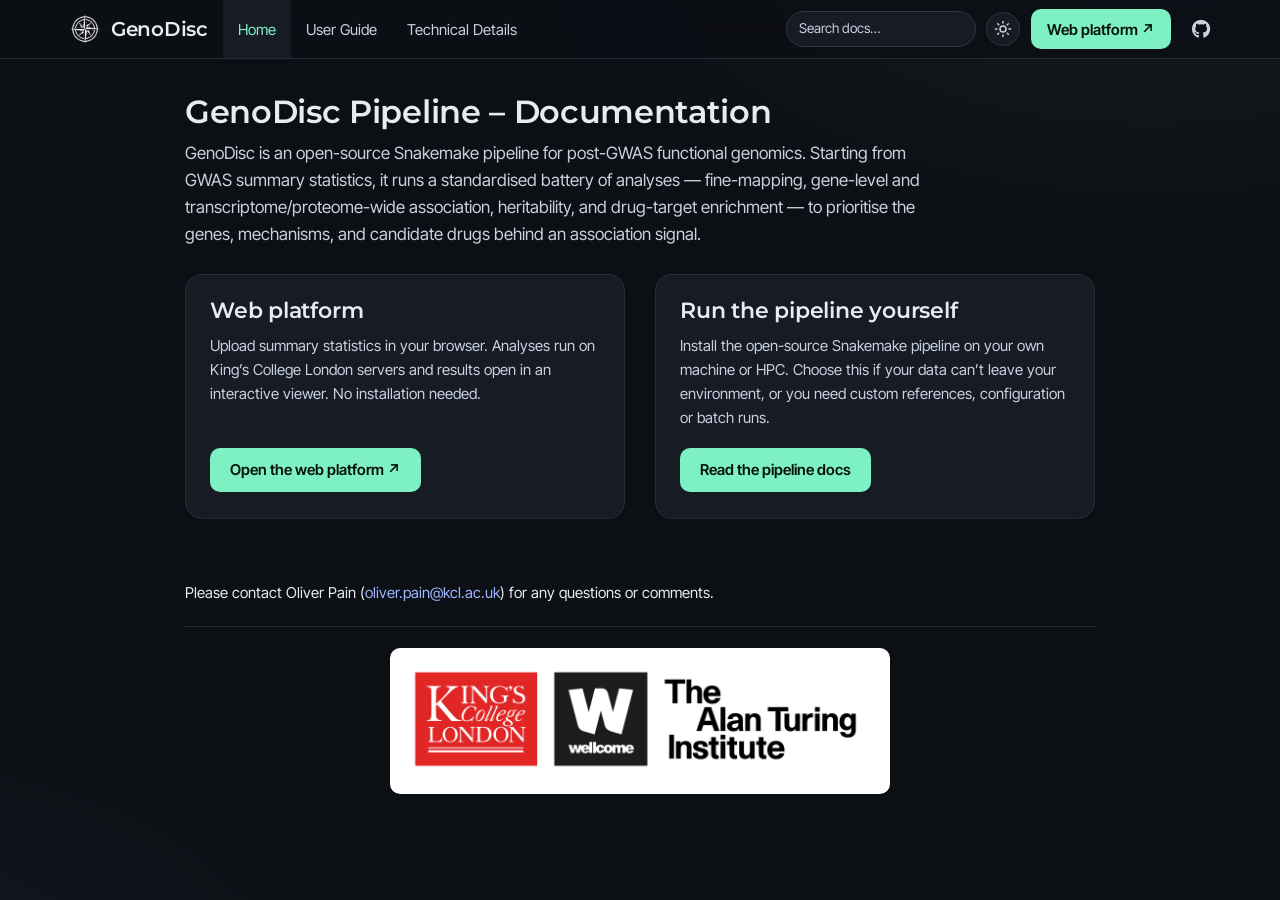
<file: docs/index.html>
<!DOCTYPE html>

<html>

<head>

<meta charset="utf-8" />
<meta name="generator" content="pandoc" />
<meta http-equiv="X-UA-Compatible" content="IE=EDGE" />




<title>GenoDisc Pipeline – Documentation</title>

<script src="site_libs/header-attrs-2.32/header-attrs.js"></script>
<script src="site_libs/jquery-3.6.0/jquery-3.6.0.min.js"></script>
<meta name="viewport" content="width=device-width, initial-scale=1" />
<link href="site_libs/bootstrap-3.3.5/css/cosmo.min.css" rel="stylesheet" />
<script src="site_libs/bootstrap-3.3.5/js/bootstrap.min.js"></script>
<script src="site_libs/bootstrap-3.3.5/shim/html5shiv.min.js"></script>
<script src="site_libs/bootstrap-3.3.5/shim/respond.min.js"></script>
<style>h1 {font-size: 34px;}
       h1.title {font-size: 38px;}
       h2 {font-size: 30px;}
       h3 {font-size: 24px;}
       h4 {font-size: 18px;}
       h5 {font-size: 16px;}
       h6 {font-size: 12px;}
       code {color: inherit; background-color: rgba(0, 0, 0, 0.04);}
       pre:not([class]) { background-color: white }</style>
<script src="site_libs/navigation-1.1/tabsets.js"></script>
<link href="site_libs/highlightjs-9.12.0/default.css" rel="stylesheet" />
<script src="site_libs/highlightjs-9.12.0/highlight.js"></script>
<link href="site_libs/font-awesome-6.5.2/css/all.min.css" rel="stylesheet" />
<link href="site_libs/font-awesome-6.5.2/css/v4-shims.min.css" rel="stylesheet" />
<meta name="description" content="Documentation for the open-source Snakemake pipeline behind GenoDisc, KCL's post-GWAS analysis platform.">
<meta property="og:type" content="website">
<meta property="og:site_name" content="GenoDisc Pipeline Documentation">
<meta property="og:title" content="GenoDisc Pipeline Documentation">
<meta property="og:description" content="Documentation for the open-source Snakemake pipeline behind GenoDisc, KCL's post-GWAS analysis platform.">
<meta property="og:url" content="https://opain.github.io/GenoDisc/">
<meta name="twitter:card" content="summary">
<meta name="twitter:title" content="GenoDisc Pipeline Documentation">
<meta name="twitter:description" content="Documentation for the open-source Snakemake pipeline behind GenoDisc, KCL's post-GWAS analysis platform.">

<link rel="shortcut icon" href="Images/logo/favicon.ico">

<!-- Match the web app's typography (Montserrat / Inter Tight / JetBrains Mono). -->
<link rel="preconnect" href="https://fonts.googleapis.com">
<link rel="preconnect" href="https://fonts.gstatic.com" crossorigin>
<link href="https://fonts.googleapis.com/css2?family=Montserrat:wght@500;600&family=Inter+Tight:wght@400;500;600;700&family=JetBrains+Mono:wght@400;500&display=swap" rel="stylesheet">

<!-- Theme: dark is the default; light is opt-in via <html data-theme="light">.
     Same mechanism and localStorage key ('genodisc_theme') as the web app, so the
     light/dark behaviour matches. Applied before first paint to avoid a flash. -->
<script>
  (function () {
    try {
      if (localStorage.getItem('genodisc_theme') === 'light') {
        document.documentElement.setAttribute('data-theme', 'light');
      }
    } catch (e) { /* storage blocked - stay on default dark */ }
  })();
</script>

<script>
  // Icon theme toggle (sun in dark mode -> switch to light, moon in light mode),
  // matching the web app. Created in JS and appended to <body> so it renders
  // reliably regardless of this include living in <head>.
  document.addEventListener('DOMContentLoaded', function () {
    var KEY = 'genodisc_theme';
    var btn = document.createElement('button');
    btn.type = 'button';
    btn.className = 'theme-toggle';
    btn.title = 'Toggle light / dark theme';
    btn.setAttribute('aria-label', 'Toggle light or dark theme');
    btn.innerHTML =
      '<svg class="ic-sun" width="18" height="18" viewBox="0 0 24 24" fill="none" stroke="currentColor" stroke-width="2" stroke-linecap="round" stroke-linejoin="round"><circle cx="12" cy="12" r="4"/><path d="M12 2v2M12 20v2M4.9 4.9l1.4 1.4M17.7 17.7l1.4 1.4M2 12h2M20 12h2M4.9 19.1l1.4-1.4M17.7 6.3l1.4-1.4"/></svg>' +
      '<svg class="ic-moon" width="18" height="18" viewBox="0 0 24 24" fill="none" stroke="currentColor" stroke-width="2" stroke-linecap="round" stroke-linejoin="round"><path d="M21 12.8A9 9 0 1 1 11.2 3a7 7 0 0 0 9.8 9.8z"/></svg>';
    // Place the toggle in the navbar's right list (fall back to <body>).
    var ul = document.querySelector('#navbar .navbar-right') || document.querySelector('.navbar-nav.navbar-right');
    if (ul) {
      var li = document.createElement('li');
      li.className = 'nav-ctl';
      li.appendChild(btn);
      // Sit just left of the "Web platform" CTA (search box, injected separately,
      // stays left of the toggle).
      var cta = ul.querySelector('a[href*="genodisc.er.kcl.ac.uk"]');
      if (cta) { cta.target = '_blank'; cta.rel = 'noopener noreferrer'; }   // open the platform in a new tab
      ul.insertBefore(li, cta ? cta.parentNode : ul.firstChild);
    } else {
      document.body.appendChild(btn);
    }
    btn.addEventListener('click', function () {
      var light = document.documentElement.getAttribute('data-theme') === 'light';
      if (light) {
        document.documentElement.removeAttribute('data-theme');
        try { localStorage.setItem(KEY, 'dark'); } catch (e) {}
      } else {
        document.documentElement.setAttribute('data-theme', 'light');
        try { localStorage.setItem(KEY, 'light'); } catch (e) {}
      }
    });
  });
</script>

<!-- Lightweight client-side search over section headings across the docs pages. -->
<script src="js/docs-search.js" defer></script>

<!-- Cloudflare Web Analytics (cookieless, no personal data - no consent required).
     Same token as the hosted service (genodisc.er.kcl.ac.uk) so both surfaces
     roll up into one dashboard. -->
<script type="module" src="https://static.cloudflareinsights.com/beacon.min.js" data-cf-beacon='{"token": "7709e512a3d5400a96a68c4893306f2c"}'></script>
<!-- End Cloudflare Web Analytics -->

<style type="text/css">
  code{white-space: pre-wrap;}
  span.smallcaps{font-variant: small-caps;}
  span.underline{text-decoration: underline;}
  div.column{display: inline-block; vertical-align: top; width: 50%;}
  div.hanging-indent{margin-left: 1.5em; text-indent: -1.5em;}
  ul.task-list{list-style: none;}
    </style>

<style type="text/css">code{white-space: pre;}</style>
<script type="text/javascript">
if (window.hljs) {
  hljs.configure({languages: []});
  hljs.initHighlightingOnLoad();
  if (document.readyState && document.readyState === "complete") {
    window.setTimeout(function() { hljs.initHighlighting(); }, 0);
  }
}
</script>






<link rel="stylesheet" href="styles/styles.css" type="text/css" />



<style type = "text/css">
.main-container {
  max-width: 940px;
  margin-left: auto;
  margin-right: auto;
}
img {
  max-width:100%;
}
.tabbed-pane {
  padding-top: 12px;
}
.html-widget {
  margin-bottom: 20px;
}
button.code-folding-btn:focus {
  outline: none;
}
summary {
  display: list-item;
}
details > summary > p:only-child {
  display: inline;
}
pre code {
  padding: 0;
}
</style>


<style type="text/css">
.dropdown-submenu {
  position: relative;
}
.dropdown-submenu>.dropdown-menu {
  top: 0;
  left: 100%;
  margin-top: -6px;
  margin-left: -1px;
  border-radius: 0 6px 6px 6px;
}
.dropdown-submenu:hover>.dropdown-menu {
  display: block;
}
.dropdown-submenu>a:after {
  display: block;
  content: " ";
  float: right;
  width: 0;
  height: 0;
  border-color: transparent;
  border-style: solid;
  border-width: 5px 0 5px 5px;
  border-left-color: #cccccc;
  margin-top: 5px;
  margin-right: -10px;
}
.dropdown-submenu:hover>a:after {
  border-left-color: #adb5bd;
}
.dropdown-submenu.pull-left {
  float: none;
}
.dropdown-submenu.pull-left>.dropdown-menu {
  left: -100%;
  margin-left: 10px;
  border-radius: 6px 0 6px 6px;
}
</style>

<script type="text/javascript">
// manage active state of menu based on current page
$(document).ready(function () {
  // active menu anchor
  href = window.location.pathname
  href = href.substr(href.lastIndexOf('/') + 1)
  if (href === "")
    href = "index.html";
  var menuAnchor = $('a[href="' + href + '"]');

  // mark the anchor link active (and if it's in a dropdown, also mark that active)
  var dropdown = menuAnchor.closest('li.dropdown');
  if (window.bootstrap) { // Bootstrap 4+
    menuAnchor.addClass('active');
    dropdown.find('> .dropdown-toggle').addClass('active');
  } else { // Bootstrap 3
    menuAnchor.parent().addClass('active');
    dropdown.addClass('active');
  }

  // Navbar adjustments
  var navHeight = $(".navbar").first().height() + 15;
  var style = document.createElement('style');
  var pt = "padding-top: " + navHeight + "px; ";
  var mt = "margin-top: -" + navHeight + "px; ";
  var css = "";
  // offset scroll position for anchor links (for fixed navbar)
  for (var i = 1; i <= 6; i++) {
    css += ".section h" + i + "{ " + pt + mt + "}\n";
  }
  style.innerHTML = "body {" + pt + "padding-bottom: 40px; }\n" + css;
  document.head.appendChild(style);
});
</script>

<!-- tabsets -->

<style type="text/css">
.tabset-dropdown > .nav-tabs {
  display: inline-table;
  max-height: 500px;
  min-height: 44px;
  overflow-y: auto;
  border: 1px solid #ddd;
  border-radius: 4px;
}

.tabset-dropdown > .nav-tabs > li.active:before, .tabset-dropdown > .nav-tabs.nav-tabs-open:before {
  content: "\e259";
  font-family: 'Glyphicons Halflings';
  display: inline-block;
  padding: 10px;
  border-right: 1px solid #ddd;
}

.tabset-dropdown > .nav-tabs.nav-tabs-open > li.active:before {
  content: "\e258";
  font-family: 'Glyphicons Halflings';
  border: none;
}

.tabset-dropdown > .nav-tabs > li.active {
  display: block;
}

.tabset-dropdown > .nav-tabs > li > a,
.tabset-dropdown > .nav-tabs > li > a:focus,
.tabset-dropdown > .nav-tabs > li > a:hover {
  border: none;
  display: inline-block;
  border-radius: 4px;
  background-color: transparent;
}

.tabset-dropdown > .nav-tabs.nav-tabs-open > li {
  display: block;
  float: none;
}

.tabset-dropdown > .nav-tabs > li {
  display: none;
}
</style>

<!-- code folding -->




</head>

<body>


<div class="container-fluid main-container">




<div class="navbar navbar-default  navbar-fixed-top" role="navigation">
  <div class="container">
    <div class="navbar-header">
      <button type="button" class="navbar-toggle collapsed" data-toggle="collapse" data-bs-toggle="collapse" data-target="#navbar" data-bs-target="#navbar">
        <span class="icon-bar"></span>
        <span class="icon-bar"></span>
        <span class="icon-bar"></span>
      </button>
      <a class="navbar-brand" href="index.html"><img class="brand-mark" src="Images/logo/genodisc_mark.png" alt="GenoDisc" /><span class="brand-word">GenoDisc</span></a>
    </div>
    <div id="navbar" class="navbar-collapse collapse">
      <ul class="nav navbar-nav">
        <li>
  <a href="index.html">Home</a>
</li>
<li>
  <a href="pipeline_guide.html">User Guide</a>
</li>
<li>
  <a href="pipeline_technical.html">Technical Details</a>
</li>
      </ul>
      <ul class="nav navbar-nav navbar-right">
        <li>
  <a href="https://genodisc.er.kcl.ac.uk/">Web platform ↗</a>
</li>
<li>
  <a href="https://github.com/opain/GenoDisc">
    <span class="fa fa-github fa-lg"></span>
     
  </a>
</li>
      </ul>
    </div><!--/.nav-collapse -->
  </div><!--/.container -->
</div><!--/.navbar -->

<div id="header">



<h1 class="title toc-ignore">GenoDisc Pipeline – Documentation</h1>

</div>


<p class="docs-lead">
GenoDisc is an open-source Snakemake pipeline for post-GWAS functional
genomics. Starting from GWAS summary statistics, it runs a standardised
battery of analyses — fine-mapping, gene-level and
transcriptome/proteome-wide association, heritability, and drug-target
enrichment — to prioritise the genes, mechanisms, and candidate drugs
behind an association signal.
</p>
<div class="row card-row">
<div class="col-sm-6">
<div class="card">
<h2>
Web platform
</h2>
<p>
Upload summary statistics in your browser. Analyses run on King’s
College London servers and results open in an interactive viewer. No
installation needed.
</p>
<p><a href="https://genodisc.er.kcl.ac.uk" class="button" target="_blank" rel="noopener noreferrer">Open
the web platform ↗</a></p>
</div>
</div>
<div class="col-sm-6">
<div class="card">
<h2>
Run the pipeline yourself
</h2>
<p>
Install the open-source Snakemake pipeline on your own machine or HPC.
Choose this if your data can’t leave your environment, or you need
custom references, configuration or batch runs.
</p>
<p><a href="pipeline_guide.html" class="button">Read the pipeline
docs</a></p>
</div>
</div>
</div>
<p><br/></p>
<p>Please contact Oliver Pain (<a href="mailto:oliver.pain@kcl.ac.uk"
class="email">oliver.pain@kcl.ac.uk</a>) for any questions or
comments.</p>

<!-- footer.html -->
<hr/>

<div class="centered-container">
<div class="rounded-image-container" style="width: 500px;">
<img src="Images/logo/sponsors.png">
</div>
</div>



</div>

<script>

// add bootstrap table styles to pandoc tables
function bootstrapStylePandocTables() {
  $('tr.odd').parent('tbody').parent('table').addClass('table table-condensed');
}
$(document).ready(function () {
  bootstrapStylePandocTables();
});


</script>

<!-- tabsets -->

<script>
$(document).ready(function () {
  window.buildTabsets("TOC");
});

$(document).ready(function () {
  $('.tabset-dropdown > .nav-tabs > li').click(function () {
    $(this).parent().toggleClass('nav-tabs-open');
  });
});
</script>

<!-- code folding -->


<!-- dynamically load mathjax for compatibility with self-contained -->
<script>
  (function () {
    var script = document.createElement("script");
    script.type = "text/javascript";
    script.src  = "https://mathjax.rstudio.com/latest/MathJax.js?config=TeX-AMS-MML_HTMLorMML";
    document.getElementsByTagName("head")[0].appendChild(script);
  })();
</script>

</body>
</html>
</file>
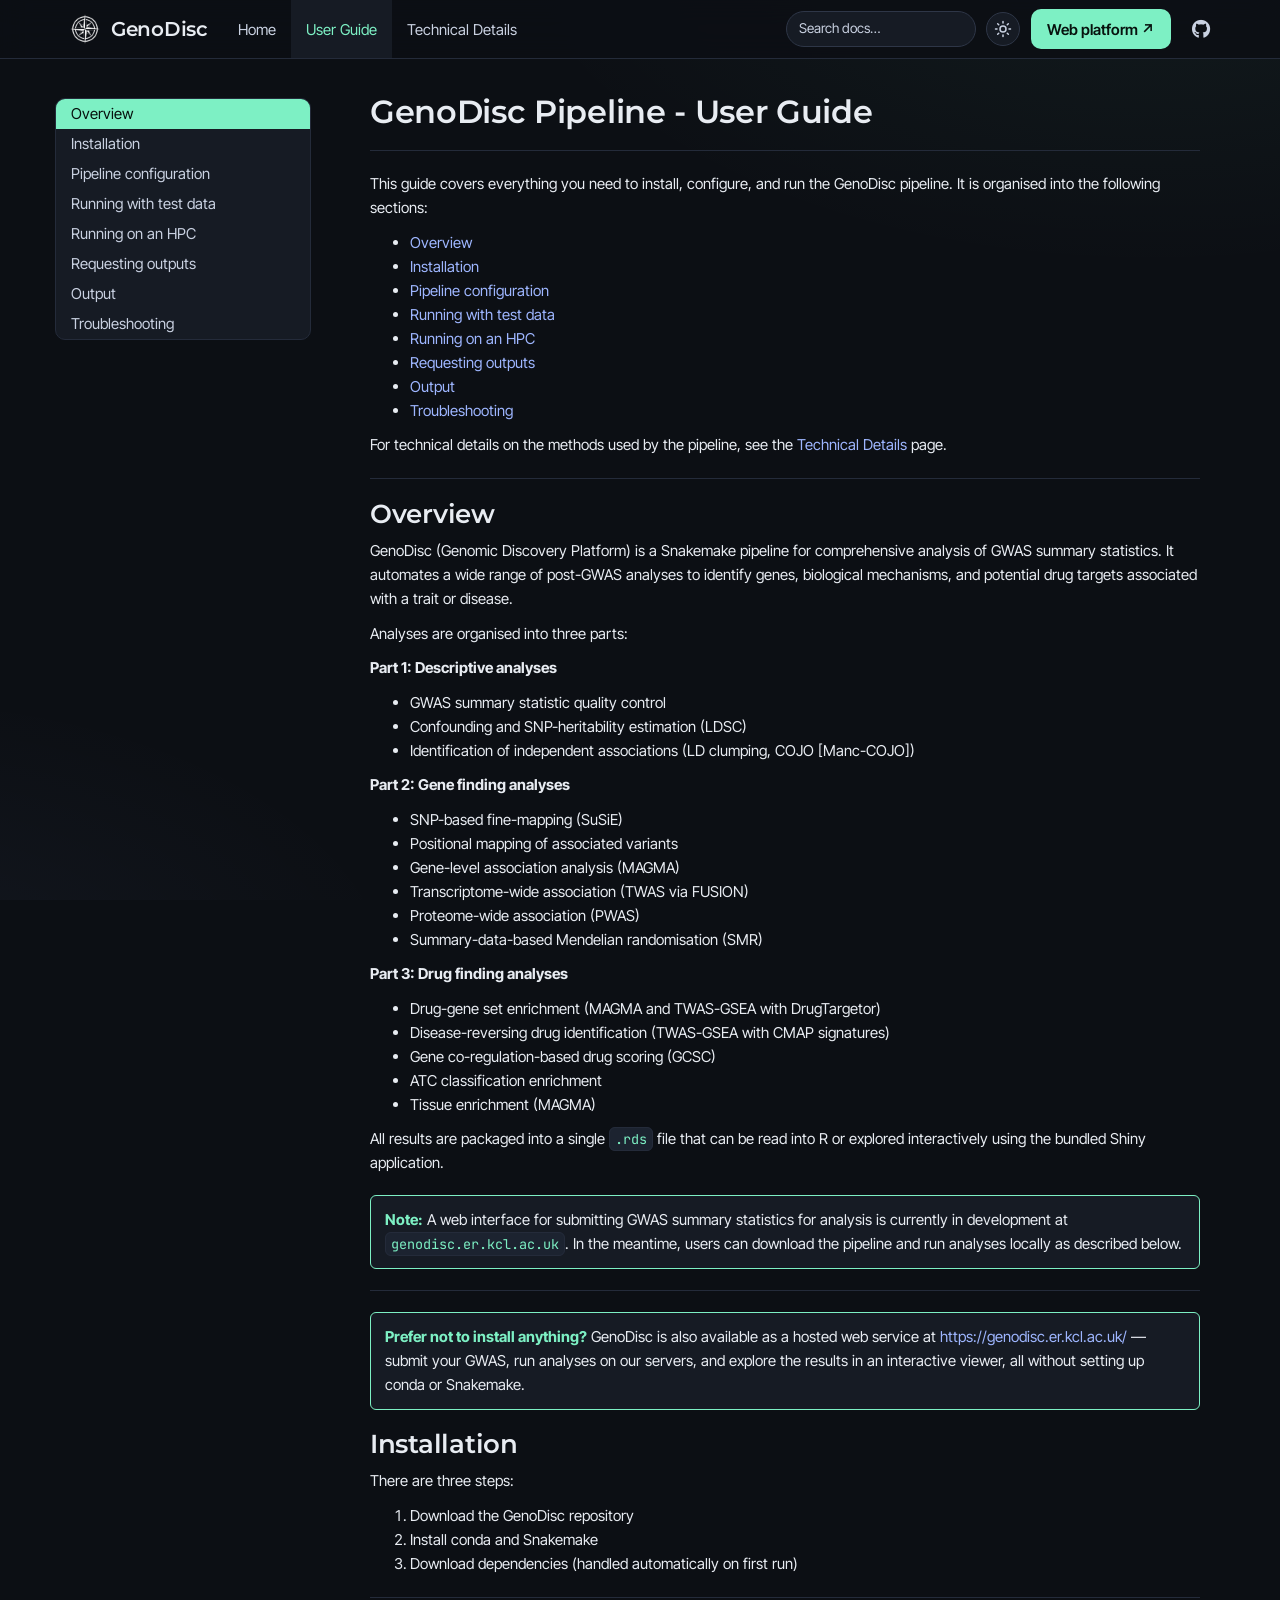
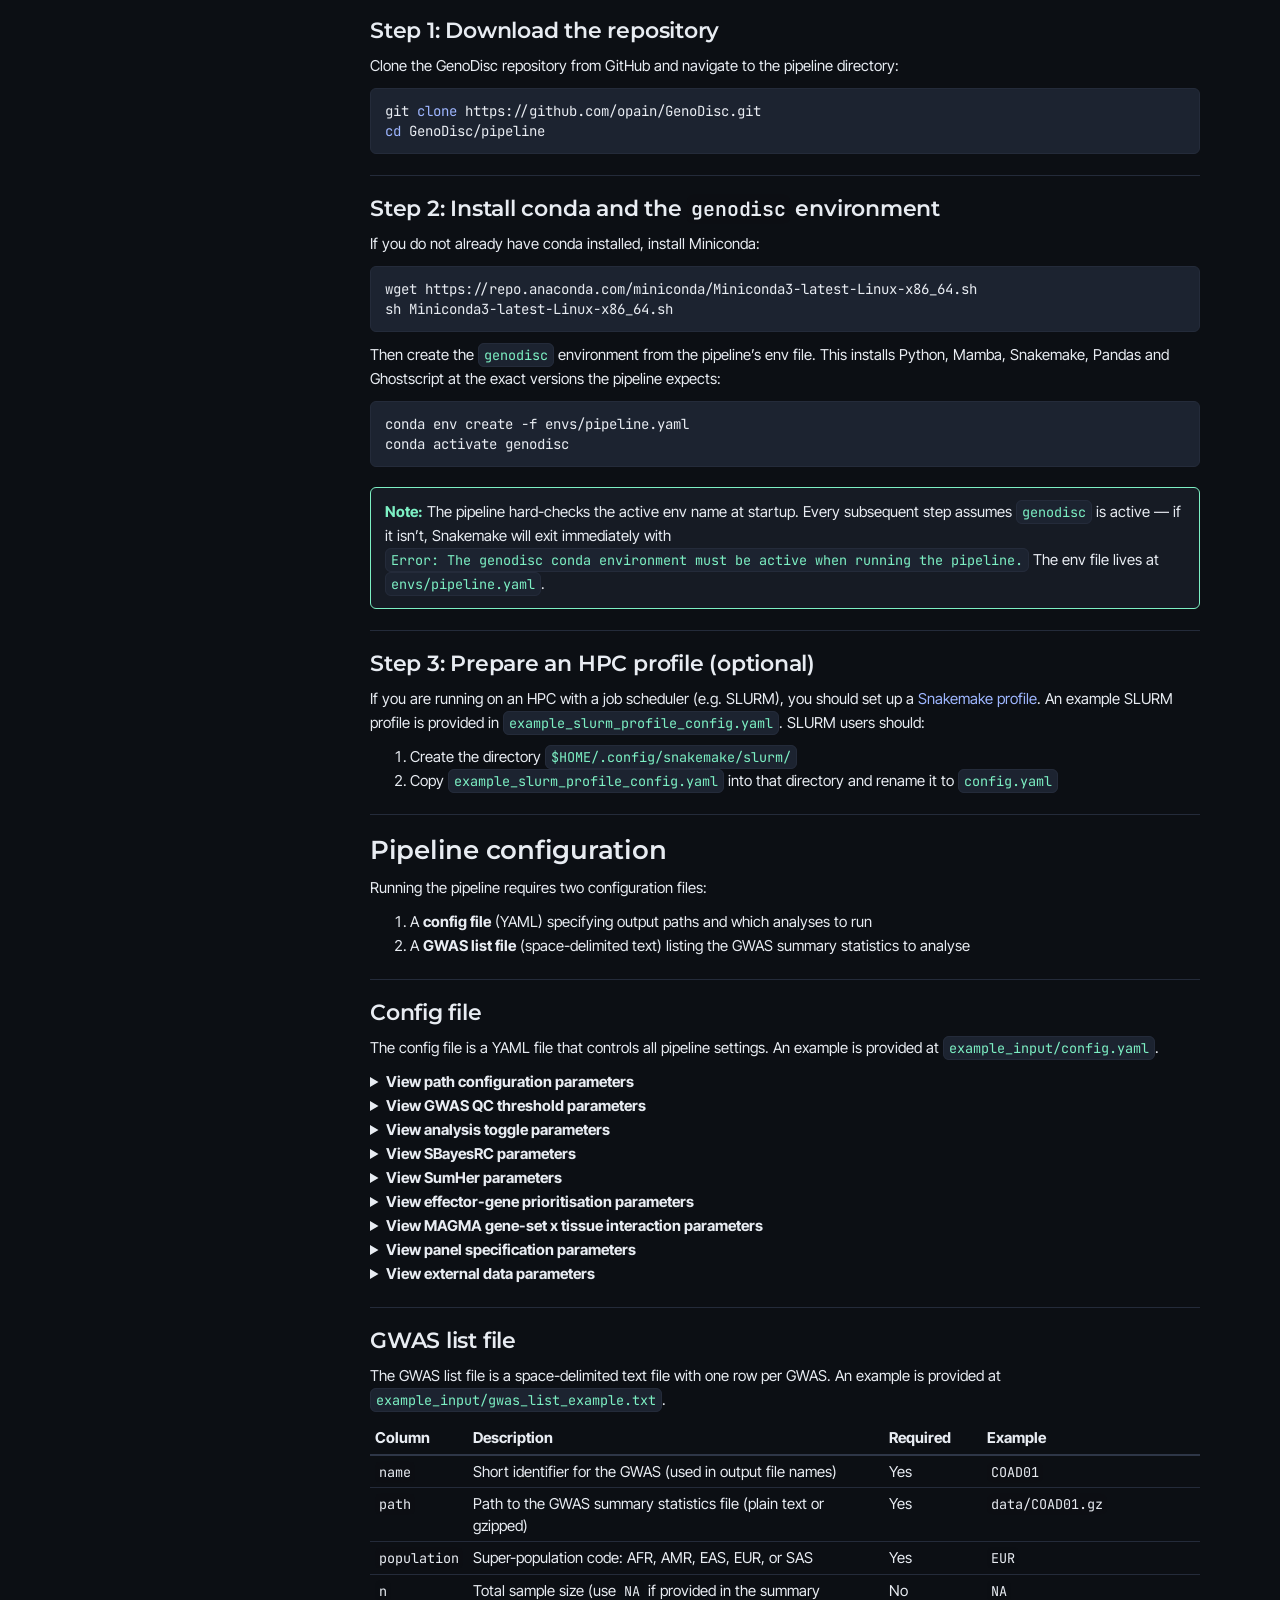
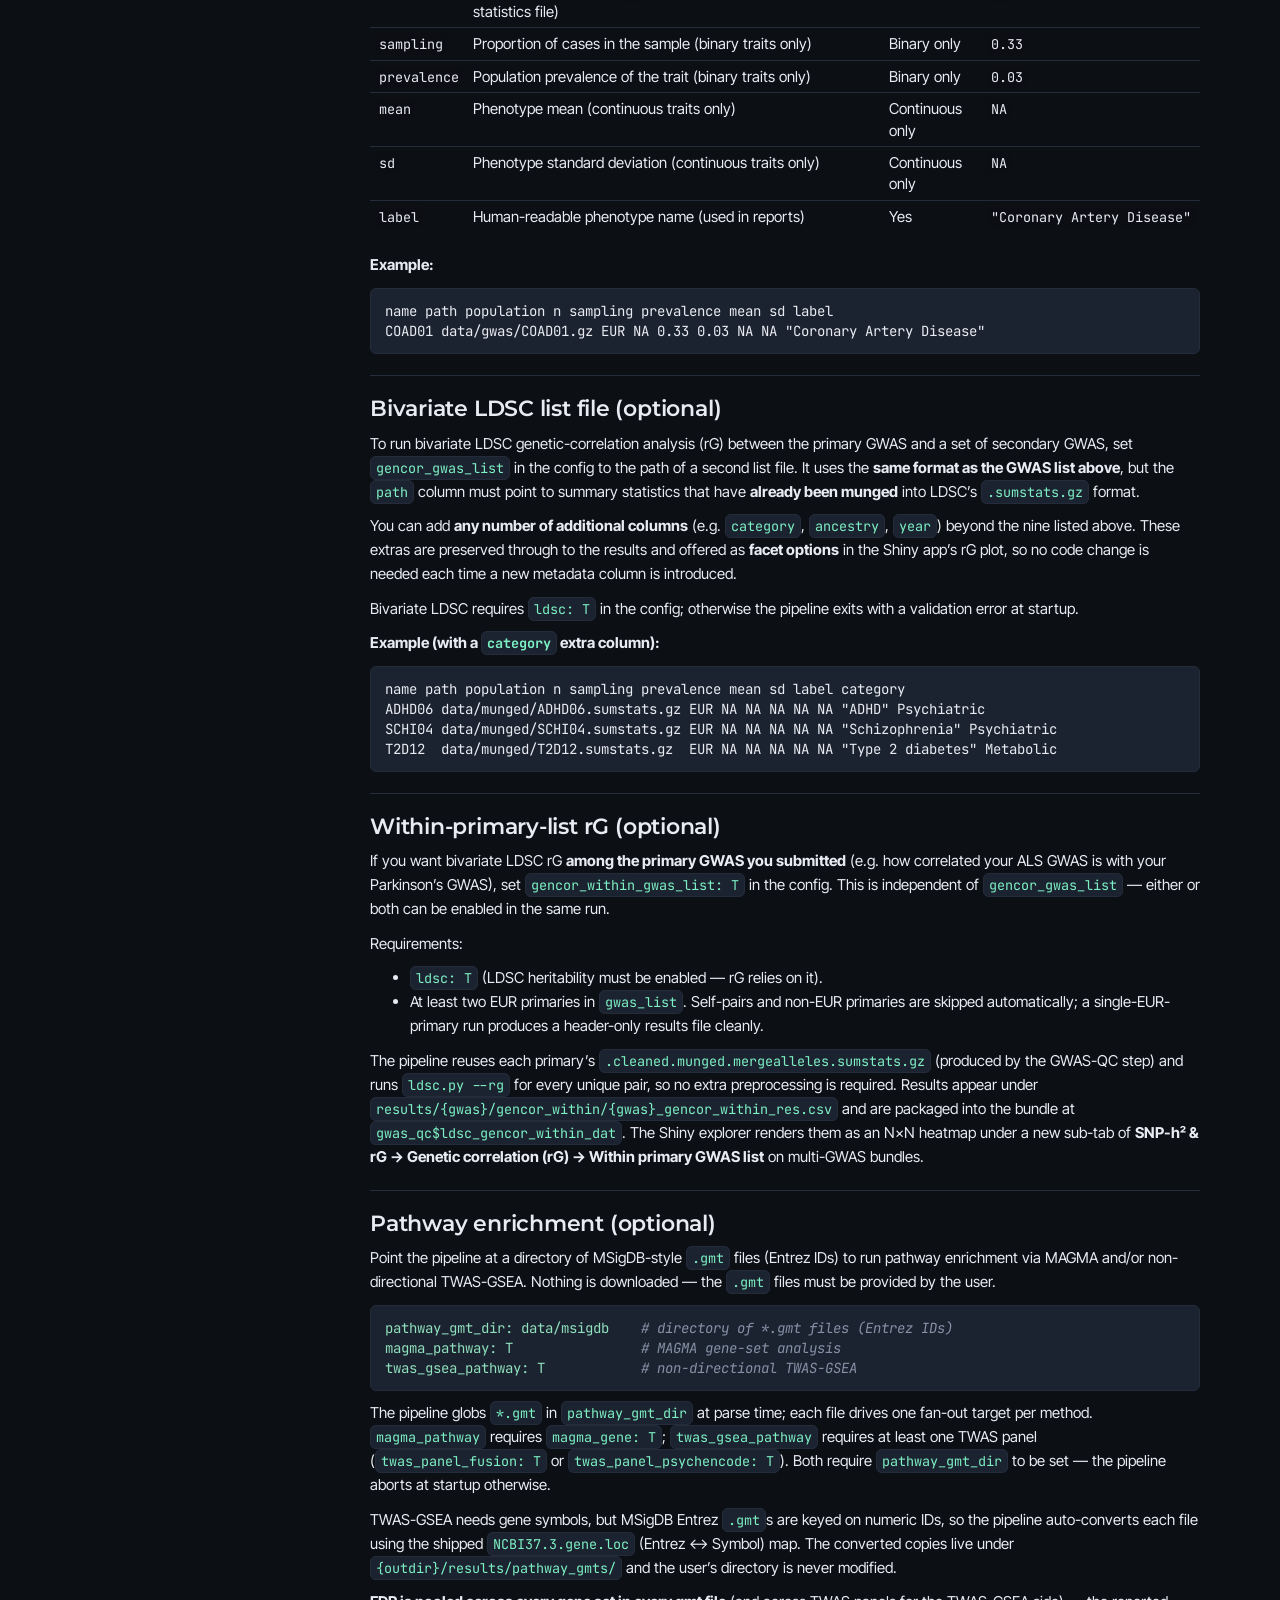
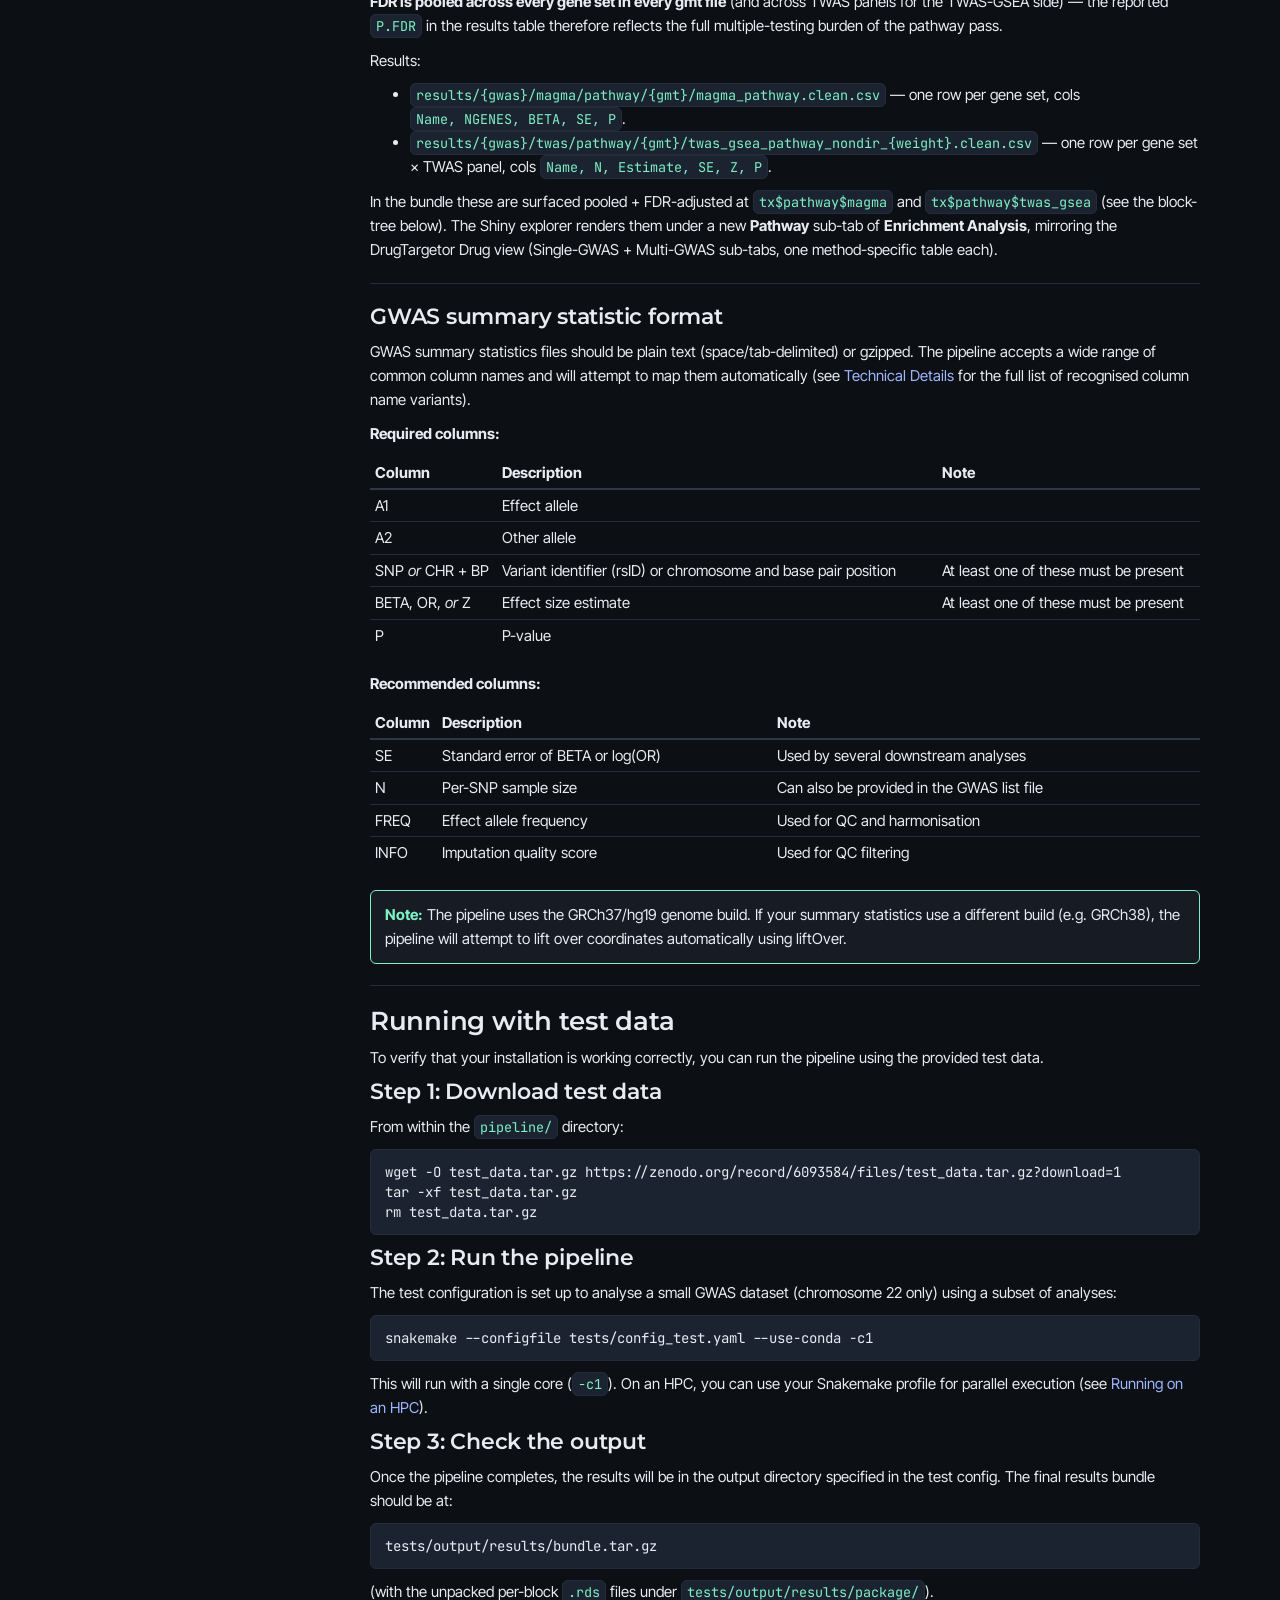
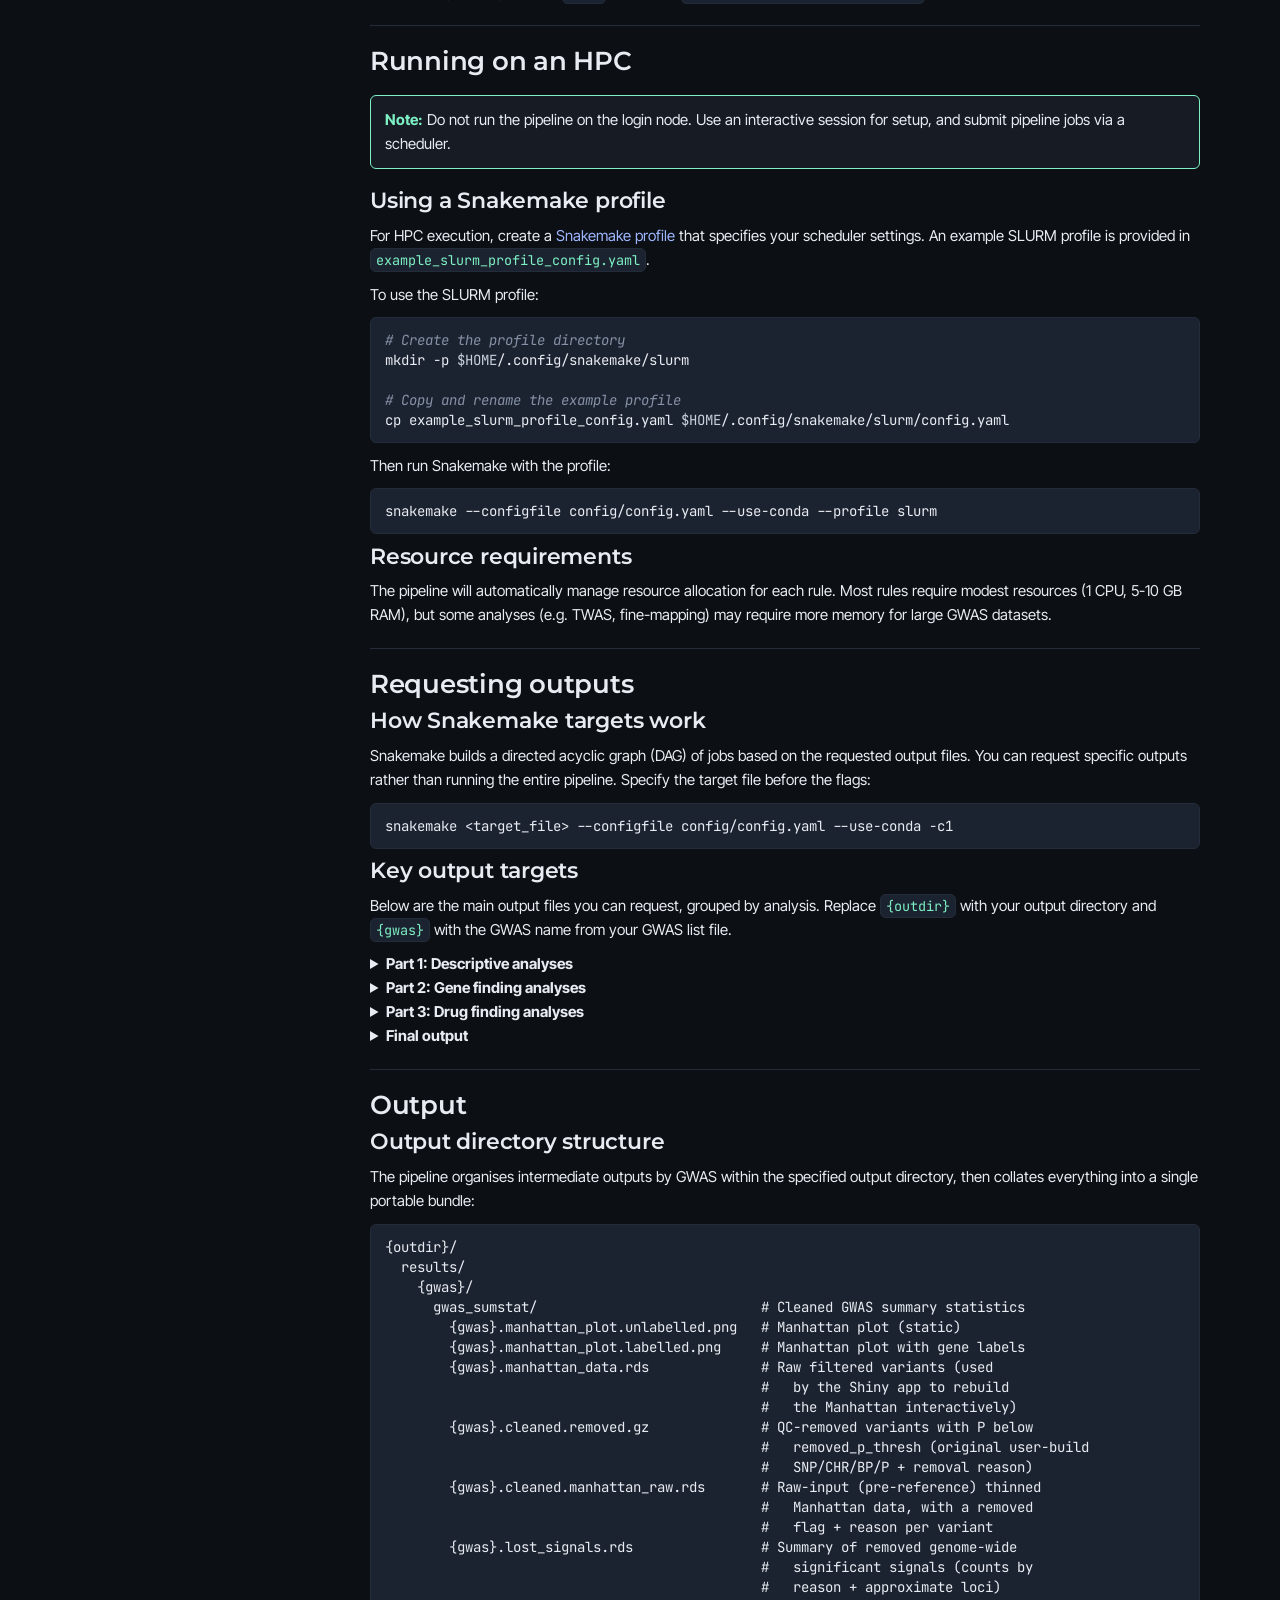
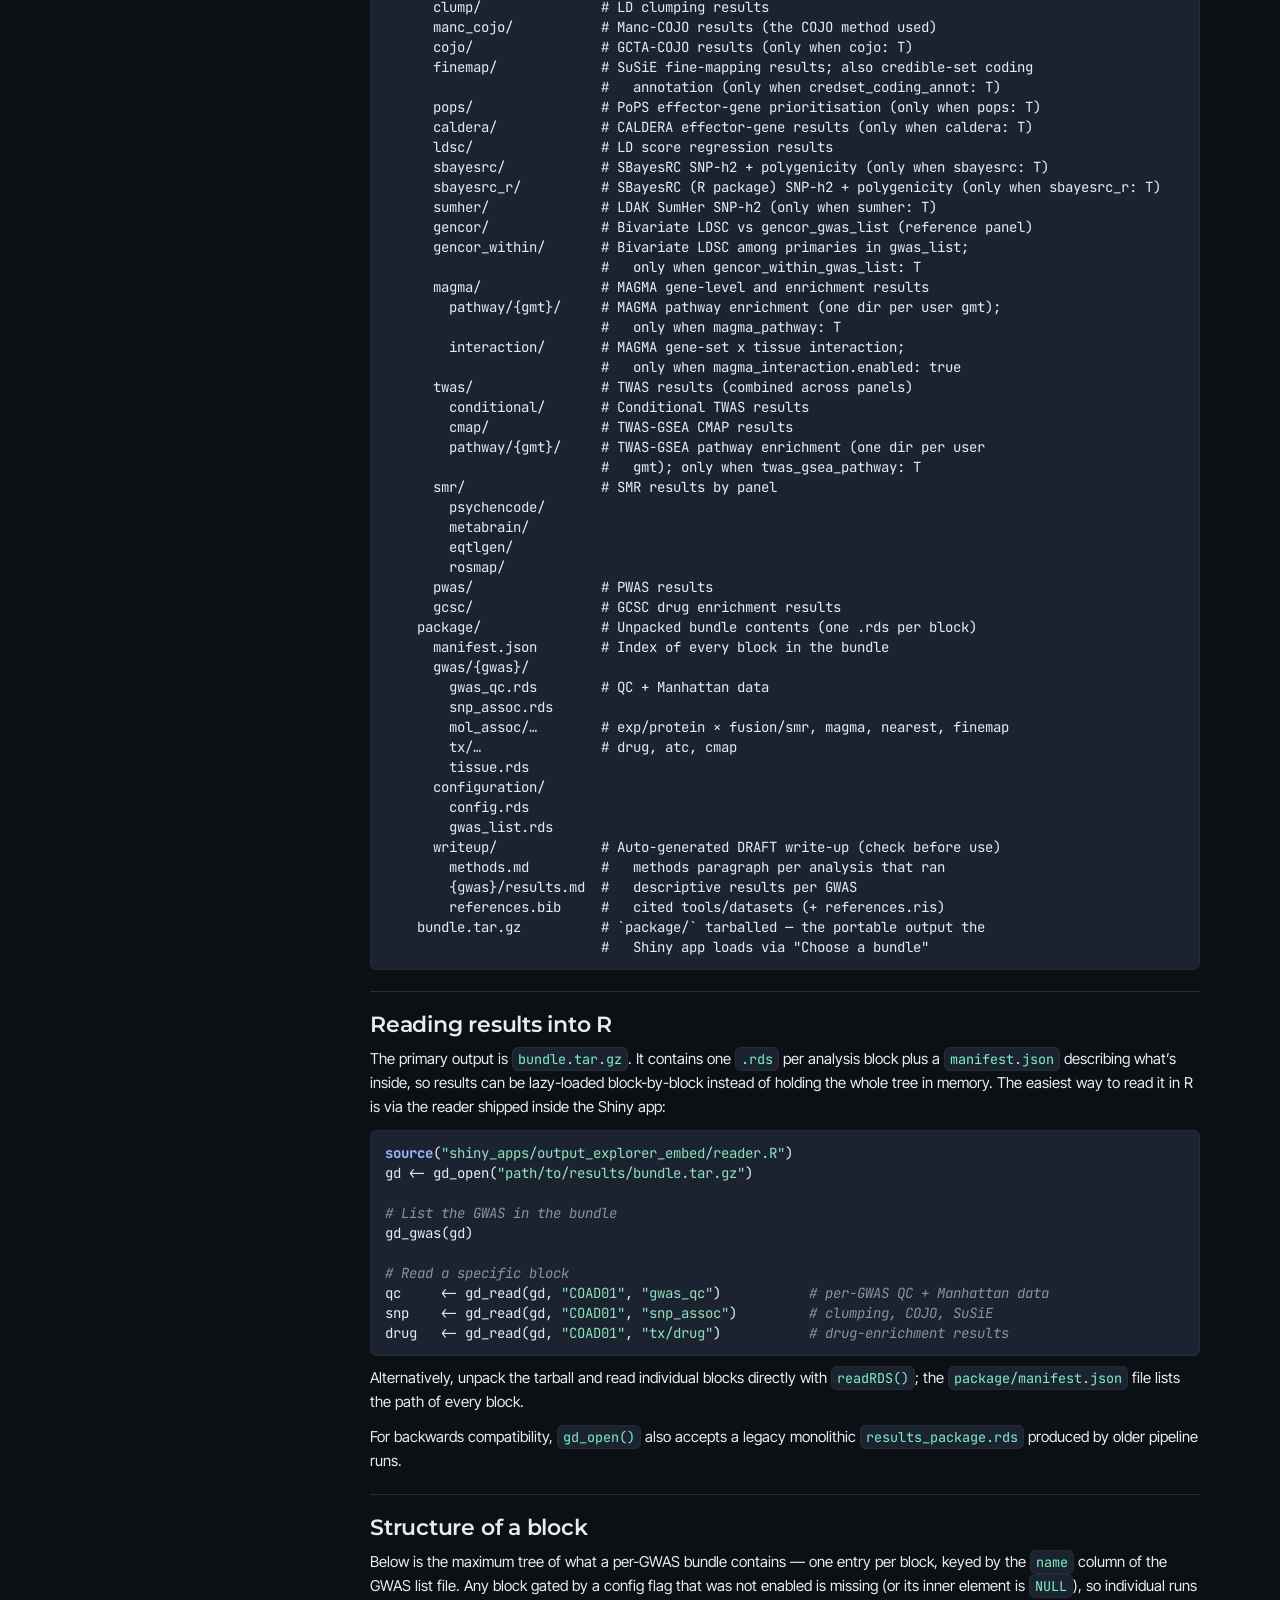
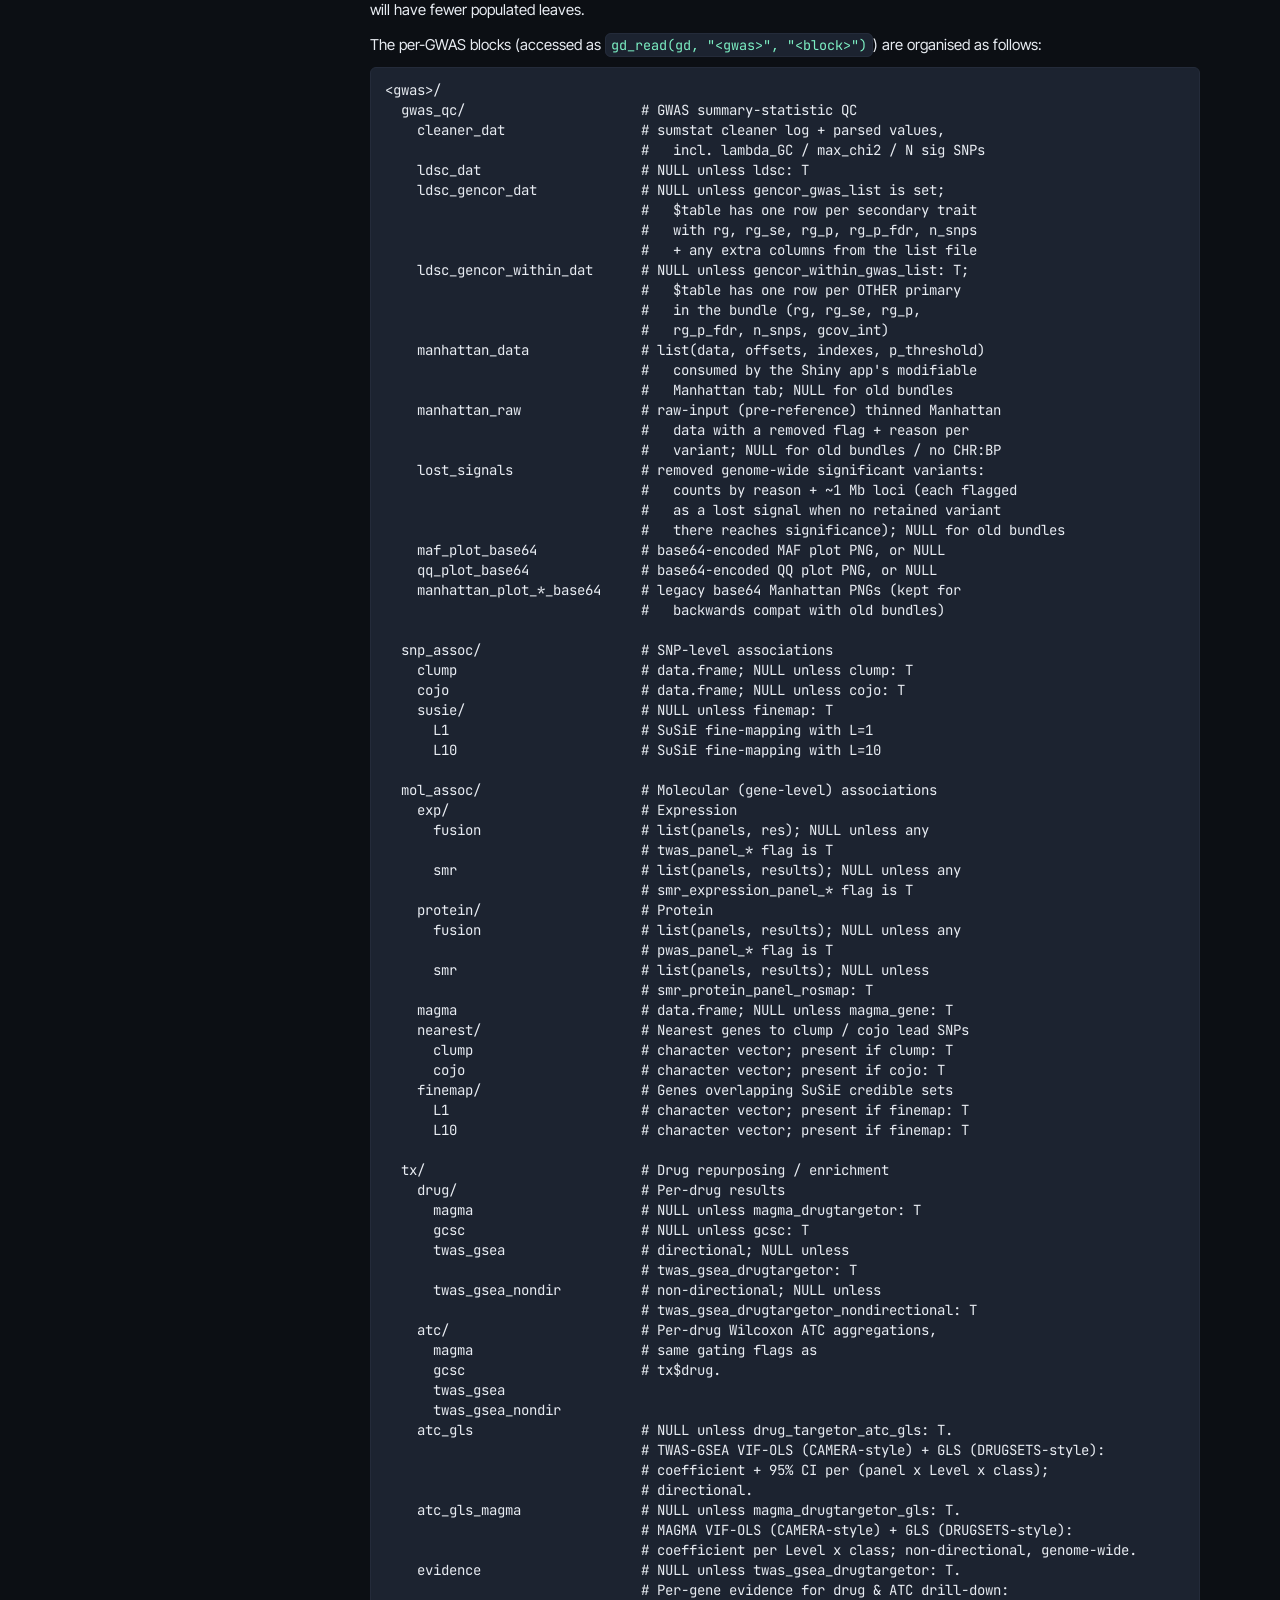
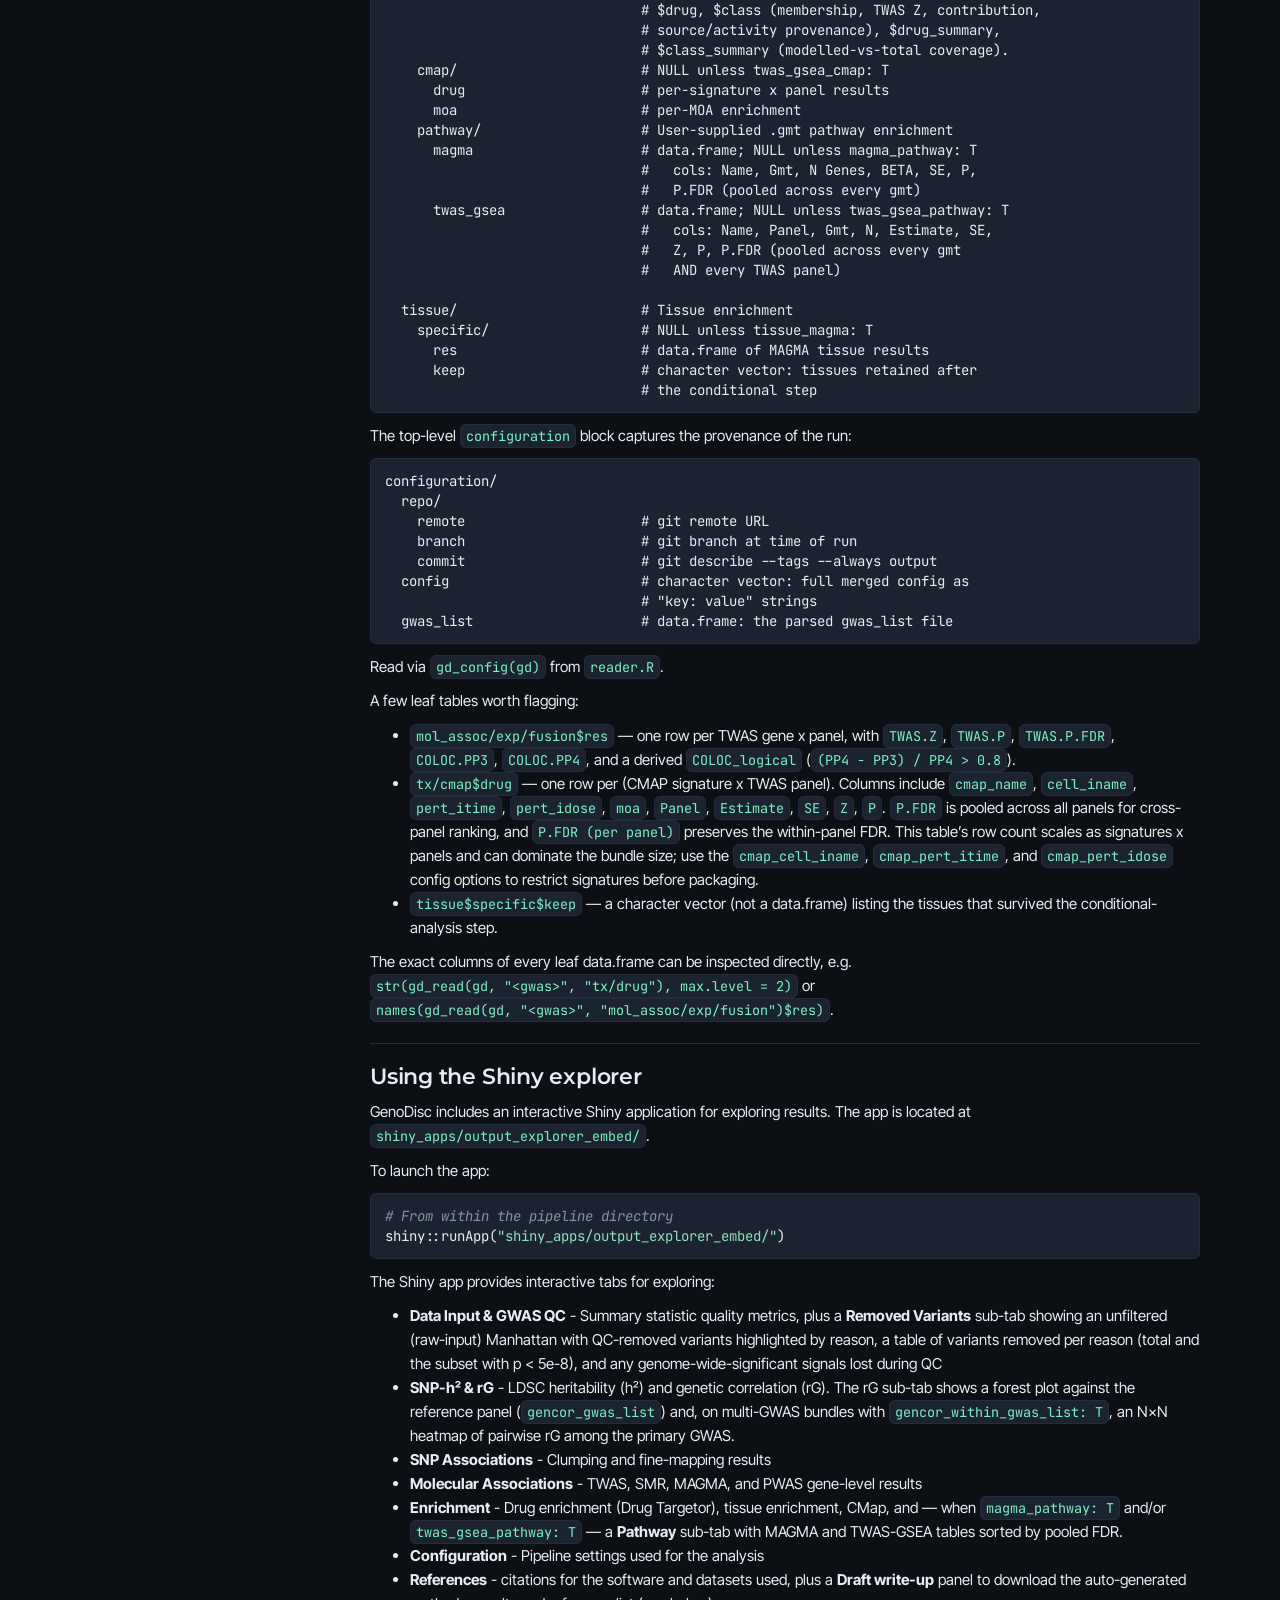
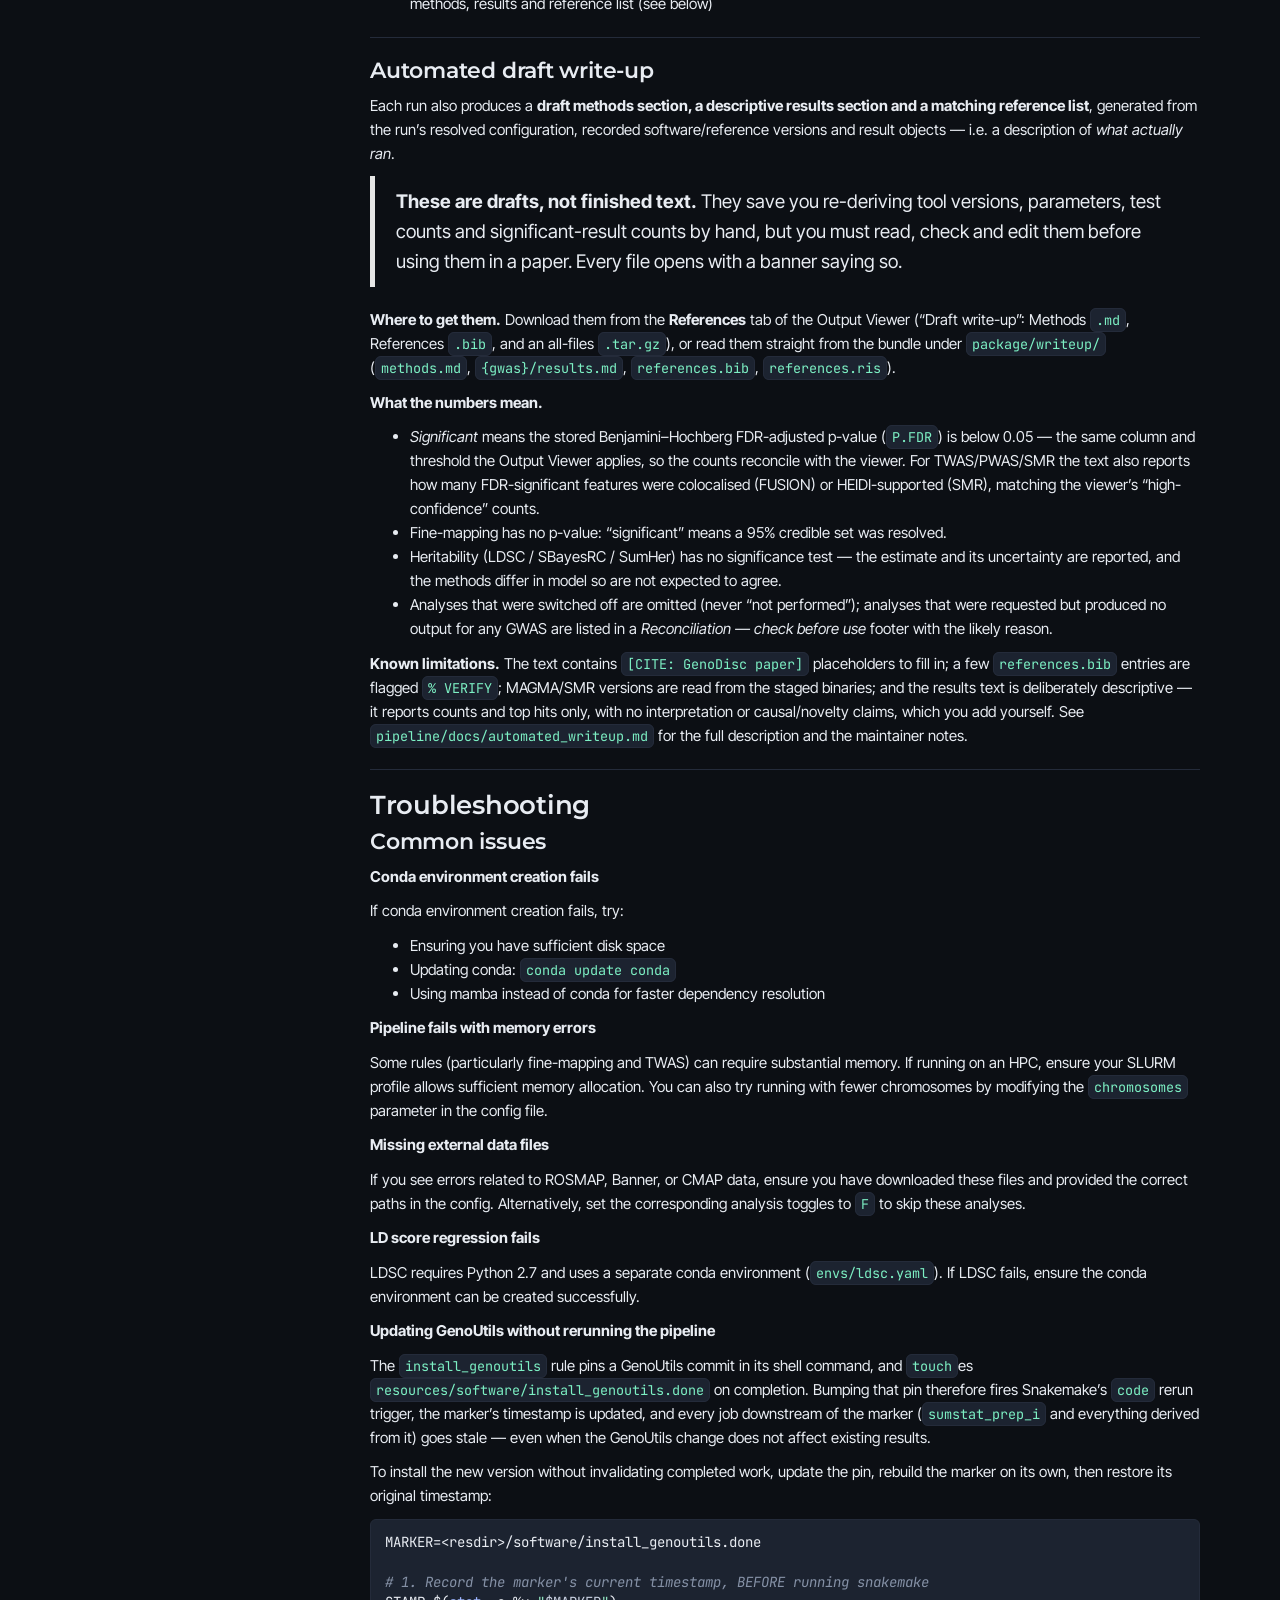
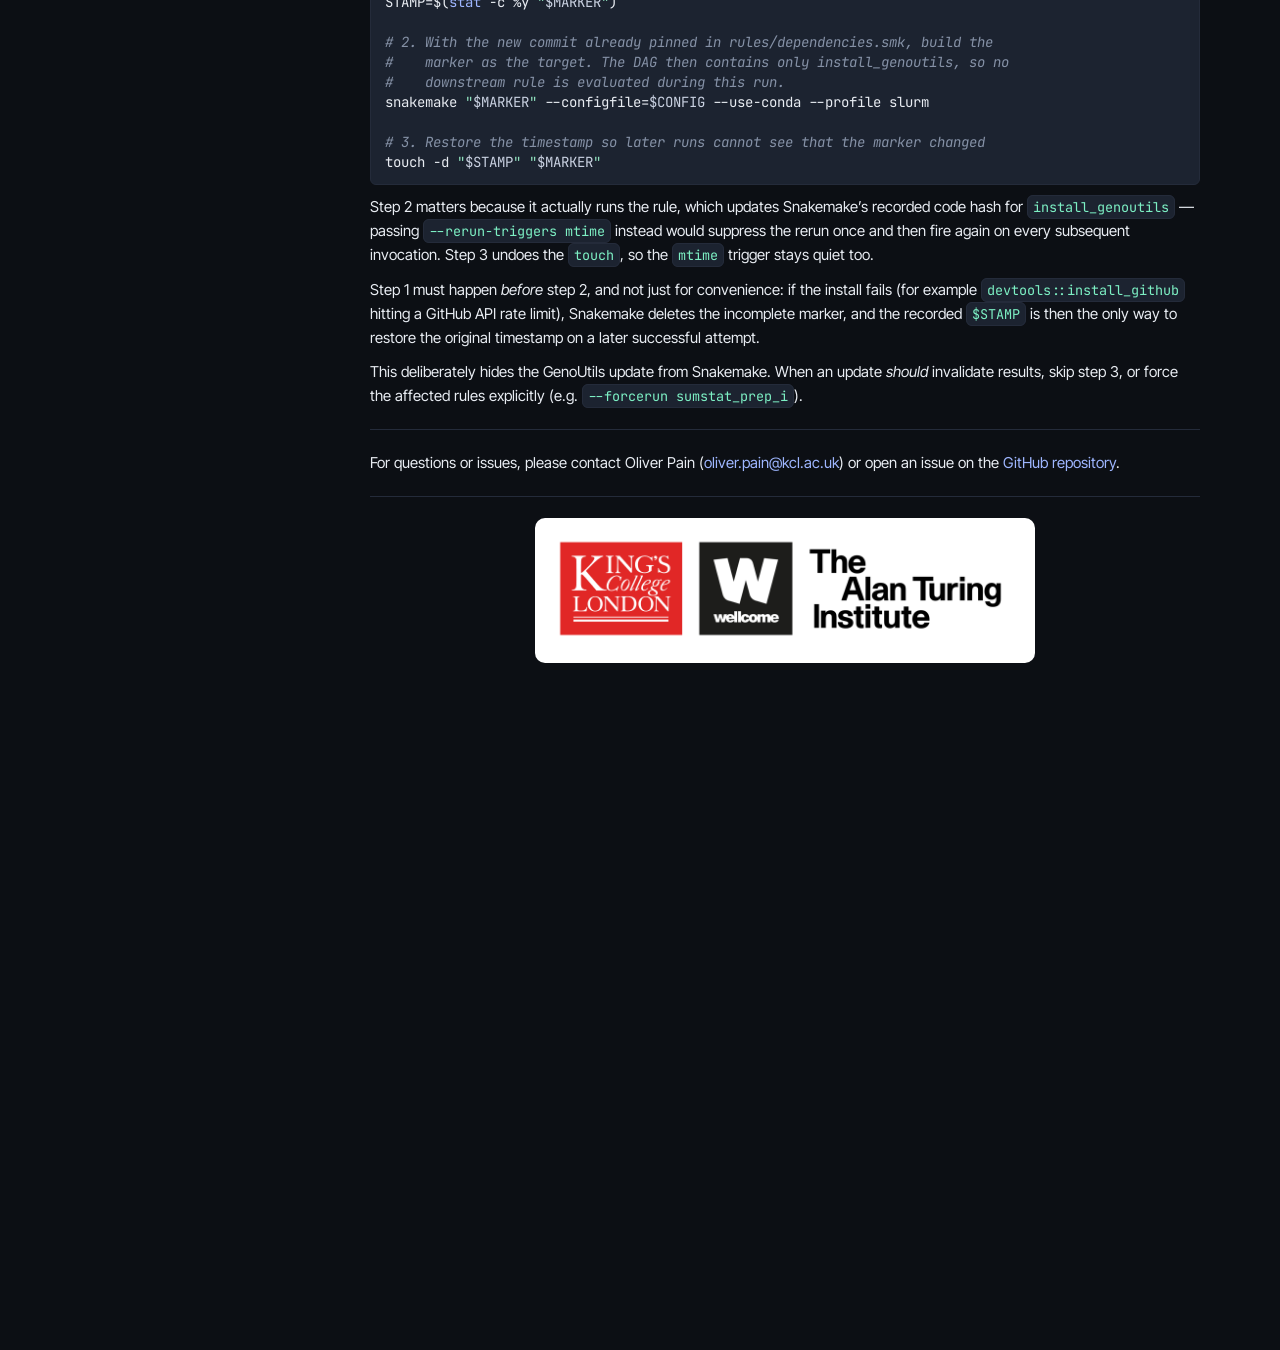
<file: docs/pipeline_guide.html>
<!DOCTYPE html>

<html>

<head>

<meta charset="utf-8" />
<meta name="generator" content="pandoc" />
<meta http-equiv="X-UA-Compatible" content="IE=EDGE" />




<title>GenoDisc Pipeline - User Guide</title>

<script src="site_libs/header-attrs-2.32/header-attrs.js"></script>
<script src="site_libs/jquery-3.6.0/jquery-3.6.0.min.js"></script>
<meta name="viewport" content="width=device-width, initial-scale=1" />
<link href="site_libs/bootstrap-3.3.5/css/cosmo.min.css" rel="stylesheet" />
<script src="site_libs/bootstrap-3.3.5/js/bootstrap.min.js"></script>
<script src="site_libs/bootstrap-3.3.5/shim/html5shiv.min.js"></script>
<script src="site_libs/bootstrap-3.3.5/shim/respond.min.js"></script>
<style>h1 {font-size: 34px;}
       h1.title {font-size: 38px;}
       h2 {font-size: 30px;}
       h3 {font-size: 24px;}
       h4 {font-size: 18px;}
       h5 {font-size: 16px;}
       h6 {font-size: 12px;}
       code {color: inherit; background-color: rgba(0, 0, 0, 0.04);}
       pre:not([class]) { background-color: white }</style>
<script src="site_libs/jqueryui-1.13.2/jquery-ui.min.js"></script>
<link href="site_libs/tocify-1.9.1/jquery.tocify.css" rel="stylesheet" />
<script src="site_libs/tocify-1.9.1/jquery.tocify.js"></script>
<script src="site_libs/navigation-1.1/tabsets.js"></script>
<link href="site_libs/highlightjs-9.12.0/default.css" rel="stylesheet" />
<script src="site_libs/highlightjs-9.12.0/highlight.js"></script>
<link href="site_libs/font-awesome-6.5.2/css/all.min.css" rel="stylesheet" />
<link href="site_libs/font-awesome-6.5.2/css/v4-shims.min.css" rel="stylesheet" />
<meta name="description" content="Documentation for the open-source Snakemake pipeline behind GenoDisc, KCL's post-GWAS analysis platform.">
<meta property="og:type" content="website">
<meta property="og:site_name" content="GenoDisc Pipeline Documentation">
<meta property="og:title" content="GenoDisc Pipeline Documentation">
<meta property="og:description" content="Documentation for the open-source Snakemake pipeline behind GenoDisc, KCL's post-GWAS analysis platform.">
<meta property="og:url" content="https://opain.github.io/GenoDisc/">
<meta name="twitter:card" content="summary">
<meta name="twitter:title" content="GenoDisc Pipeline Documentation">
<meta name="twitter:description" content="Documentation for the open-source Snakemake pipeline behind GenoDisc, KCL's post-GWAS analysis platform.">

<link rel="shortcut icon" href="Images/logo/favicon.ico">

<!-- Match the web app's typography (Montserrat / Inter Tight / JetBrains Mono). -->
<link rel="preconnect" href="https://fonts.googleapis.com">
<link rel="preconnect" href="https://fonts.gstatic.com" crossorigin>
<link href="https://fonts.googleapis.com/css2?family=Montserrat:wght@500;600&family=Inter+Tight:wght@400;500;600;700&family=JetBrains+Mono:wght@400;500&display=swap" rel="stylesheet">

<!-- Theme: dark is the default; light is opt-in via <html data-theme="light">.
     Same mechanism and localStorage key ('genodisc_theme') as the web app, so the
     light/dark behaviour matches. Applied before first paint to avoid a flash. -->
<script>
  (function () {
    try {
      if (localStorage.getItem('genodisc_theme') === 'light') {
        document.documentElement.setAttribute('data-theme', 'light');
      }
    } catch (e) { /* storage blocked - stay on default dark */ }
  })();
</script>

<script>
  // Icon theme toggle (sun in dark mode -> switch to light, moon in light mode),
  // matching the web app. Created in JS and appended to <body> so it renders
  // reliably regardless of this include living in <head>.
  document.addEventListener('DOMContentLoaded', function () {
    var KEY = 'genodisc_theme';
    var btn = document.createElement('button');
    btn.type = 'button';
    btn.className = 'theme-toggle';
    btn.title = 'Toggle light / dark theme';
    btn.setAttribute('aria-label', 'Toggle light or dark theme');
    btn.innerHTML =
      '<svg class="ic-sun" width="18" height="18" viewBox="0 0 24 24" fill="none" stroke="currentColor" stroke-width="2" stroke-linecap="round" stroke-linejoin="round"><circle cx="12" cy="12" r="4"/><path d="M12 2v2M12 20v2M4.9 4.9l1.4 1.4M17.7 17.7l1.4 1.4M2 12h2M20 12h2M4.9 19.1l1.4-1.4M17.7 6.3l1.4-1.4"/></svg>' +
      '<svg class="ic-moon" width="18" height="18" viewBox="0 0 24 24" fill="none" stroke="currentColor" stroke-width="2" stroke-linecap="round" stroke-linejoin="round"><path d="M21 12.8A9 9 0 1 1 11.2 3a7 7 0 0 0 9.8 9.8z"/></svg>';
    // Place the toggle in the navbar's right list (fall back to <body>).
    var ul = document.querySelector('#navbar .navbar-right') || document.querySelector('.navbar-nav.navbar-right');
    if (ul) {
      var li = document.createElement('li');
      li.className = 'nav-ctl';
      li.appendChild(btn);
      // Sit just left of the "Web platform" CTA (search box, injected separately,
      // stays left of the toggle).
      var cta = ul.querySelector('a[href*="genodisc.er.kcl.ac.uk"]');
      if (cta) { cta.target = '_blank'; cta.rel = 'noopener noreferrer'; }   // open the platform in a new tab
      ul.insertBefore(li, cta ? cta.parentNode : ul.firstChild);
    } else {
      document.body.appendChild(btn);
    }
    btn.addEventListener('click', function () {
      var light = document.documentElement.getAttribute('data-theme') === 'light';
      if (light) {
        document.documentElement.removeAttribute('data-theme');
        try { localStorage.setItem(KEY, 'dark'); } catch (e) {}
      } else {
        document.documentElement.setAttribute('data-theme', 'light');
        try { localStorage.setItem(KEY, 'light'); } catch (e) {}
      }
    });
  });
</script>

<!-- Lightweight client-side search over section headings across the docs pages. -->
<script src="js/docs-search.js" defer></script>

<!-- Cloudflare Web Analytics (cookieless, no personal data - no consent required).
     Same token as the hosted service (genodisc.er.kcl.ac.uk) so both surfaces
     roll up into one dashboard. -->
<script type="module" src="https://static.cloudflareinsights.com/beacon.min.js" data-cf-beacon='{"token": "7709e512a3d5400a96a68c4893306f2c"}'></script>
<!-- End Cloudflare Web Analytics -->

<style type="text/css">
  code{white-space: pre-wrap;}
  span.smallcaps{font-variant: small-caps;}
  span.underline{text-decoration: underline;}
  div.column{display: inline-block; vertical-align: top; width: 50%;}
  div.hanging-indent{margin-left: 1.5em; text-indent: -1.5em;}
  ul.task-list{list-style: none;}
    </style>

<style type="text/css">code{white-space: pre;}</style>
<script type="text/javascript">
if (window.hljs) {
  hljs.configure({languages: []});
  hljs.initHighlightingOnLoad();
  if (document.readyState && document.readyState === "complete") {
    window.setTimeout(function() { hljs.initHighlighting(); }, 0);
  }
}
</script>






<link rel="stylesheet" href="styles/styles.css" type="text/css" />



<style type = "text/css">
.main-container {
  max-width: 940px;
  margin-left: auto;
  margin-right: auto;
}
img {
  max-width:100%;
}
.tabbed-pane {
  padding-top: 12px;
}
.html-widget {
  margin-bottom: 20px;
}
button.code-folding-btn:focus {
  outline: none;
}
summary {
  display: list-item;
}
details > summary > p:only-child {
  display: inline;
}
pre code {
  padding: 0;
}
</style>


<style type="text/css">
.dropdown-submenu {
  position: relative;
}
.dropdown-submenu>.dropdown-menu {
  top: 0;
  left: 100%;
  margin-top: -6px;
  margin-left: -1px;
  border-radius: 0 6px 6px 6px;
}
.dropdown-submenu:hover>.dropdown-menu {
  display: block;
}
.dropdown-submenu>a:after {
  display: block;
  content: " ";
  float: right;
  width: 0;
  height: 0;
  border-color: transparent;
  border-style: solid;
  border-width: 5px 0 5px 5px;
  border-left-color: #cccccc;
  margin-top: 5px;
  margin-right: -10px;
}
.dropdown-submenu:hover>a:after {
  border-left-color: #adb5bd;
}
.dropdown-submenu.pull-left {
  float: none;
}
.dropdown-submenu.pull-left>.dropdown-menu {
  left: -100%;
  margin-left: 10px;
  border-radius: 6px 0 6px 6px;
}
</style>

<script type="text/javascript">
// manage active state of menu based on current page
$(document).ready(function () {
  // active menu anchor
  href = window.location.pathname
  href = href.substr(href.lastIndexOf('/') + 1)
  if (href === "")
    href = "index.html";
  var menuAnchor = $('a[href="' + href + '"]');

  // mark the anchor link active (and if it's in a dropdown, also mark that active)
  var dropdown = menuAnchor.closest('li.dropdown');
  if (window.bootstrap) { // Bootstrap 4+
    menuAnchor.addClass('active');
    dropdown.find('> .dropdown-toggle').addClass('active');
  } else { // Bootstrap 3
    menuAnchor.parent().addClass('active');
    dropdown.addClass('active');
  }

  // Navbar adjustments
  var navHeight = $(".navbar").first().height() + 15;
  var style = document.createElement('style');
  var pt = "padding-top: " + navHeight + "px; ";
  var mt = "margin-top: -" + navHeight + "px; ";
  var css = "";
  // offset scroll position for anchor links (for fixed navbar)
  for (var i = 1; i <= 6; i++) {
    css += ".section h" + i + "{ " + pt + mt + "}\n";
  }
  style.innerHTML = "body {" + pt + "padding-bottom: 40px; }\n" + css;
  document.head.appendChild(style);
});
</script>

<!-- tabsets -->

<style type="text/css">
.tabset-dropdown > .nav-tabs {
  display: inline-table;
  max-height: 500px;
  min-height: 44px;
  overflow-y: auto;
  border: 1px solid #ddd;
  border-radius: 4px;
}

.tabset-dropdown > .nav-tabs > li.active:before, .tabset-dropdown > .nav-tabs.nav-tabs-open:before {
  content: "\e259";
  font-family: 'Glyphicons Halflings';
  display: inline-block;
  padding: 10px;
  border-right: 1px solid #ddd;
}

.tabset-dropdown > .nav-tabs.nav-tabs-open > li.active:before {
  content: "\e258";
  font-family: 'Glyphicons Halflings';
  border: none;
}

.tabset-dropdown > .nav-tabs > li.active {
  display: block;
}

.tabset-dropdown > .nav-tabs > li > a,
.tabset-dropdown > .nav-tabs > li > a:focus,
.tabset-dropdown > .nav-tabs > li > a:hover {
  border: none;
  display: inline-block;
  border-radius: 4px;
  background-color: transparent;
}

.tabset-dropdown > .nav-tabs.nav-tabs-open > li {
  display: block;
  float: none;
}

.tabset-dropdown > .nav-tabs > li {
  display: none;
}
</style>

<!-- code folding -->



<style type="text/css">

#TOC {
  margin: 25px 0px 20px 0px;
}
@media (max-width: 768px) {
#TOC {
  position: relative;
  width: 100%;
}
}

@media print {
.toc-content {
  /* see https://github.com/w3c/csswg-drafts/issues/4434 */
  float: right;
}
}

.toc-content {
  padding-left: 30px;
  padding-right: 40px;
}

div.main-container {
  max-width: 1200px;
}

div.tocify {
  width: 20%;
  max-width: 260px;
  max-height: 85%;
}

@media (min-width: 768px) and (max-width: 991px) {
  div.tocify {
    width: 25%;
  }
}

@media (max-width: 767px) {
  div.tocify {
    width: 100%;
    max-width: none;
  }
}

.tocify ul, .tocify li {
  line-height: 20px;
}

.tocify-subheader .tocify-item {
  font-size: 0.90em;
}

.tocify .list-group-item {
  border-radius: 0px;
}


</style>



</head>

<body>


<div class="container-fluid main-container">


<!-- setup 3col/9col grid for toc_float and main content  -->
<div class="row">
<div class="col-xs-12 col-sm-4 col-md-3">
<div id="TOC" class="tocify">
</div>
</div>

<div class="toc-content col-xs-12 col-sm-8 col-md-9">




<div class="navbar navbar-default  navbar-fixed-top" role="navigation">
  <div class="container">
    <div class="navbar-header">
      <button type="button" class="navbar-toggle collapsed" data-toggle="collapse" data-bs-toggle="collapse" data-target="#navbar" data-bs-target="#navbar">
        <span class="icon-bar"></span>
        <span class="icon-bar"></span>
        <span class="icon-bar"></span>
      </button>
      <a class="navbar-brand" href="index.html"><img class="brand-mark" src="Images/logo/genodisc_mark.png" alt="GenoDisc" /><span class="brand-word">GenoDisc</span></a>
    </div>
    <div id="navbar" class="navbar-collapse collapse">
      <ul class="nav navbar-nav">
        <li>
  <a href="index.html">Home</a>
</li>
<li>
  <a href="pipeline_guide.html">User Guide</a>
</li>
<li>
  <a href="pipeline_technical.html">Technical Details</a>
</li>
      </ul>
      <ul class="nav navbar-nav navbar-right">
        <li>
  <a href="https://genodisc.er.kcl.ac.uk/">Web platform ↗</a>
</li>
<li>
  <a href="https://github.com/opain/GenoDisc">
    <span class="fa fa-github fa-lg"></span>
     
  </a>
</li>
      </ul>
    </div><!--/.nav-collapse -->
  </div><!--/.container -->
</div><!--/.navbar -->

<div id="header">



<h1 class="title toc-ignore">GenoDisc Pipeline - User Guide</h1>

</div>


<hr />
<p>This guide covers everything you need to install, configure, and run
the GenoDisc pipeline. It is organised into the following sections:</p>
<ul>
<li><a href="#overview">Overview</a></li>
<li><a href="#installation">Installation</a></li>
<li><a href="#pipeline-configuration">Pipeline configuration</a></li>
<li><a href="#running-with-test-data">Running with test data</a></li>
<li><a href="#running-on-an-hpc">Running on an HPC</a></li>
<li><a href="#requesting-outputs">Requesting outputs</a></li>
<li><a href="#output">Output</a></li>
<li><a href="#troubleshooting">Troubleshooting</a></li>
</ul>
<p>For technical details on the methods used by the pipeline, see the <a
href="pipeline_technical.html">Technical Details</a> page.</p>
<hr />
<div id="overview" class="section level1">
<h1>Overview</h1>
<p>GenoDisc (Genomic Discovery Platform) is a Snakemake pipeline for
comprehensive analysis of GWAS summary statistics. It automates a wide
range of post-GWAS analyses to identify genes, biological mechanisms,
and potential drug targets associated with a trait or disease.</p>
<p>Analyses are organised into three parts:</p>
<p><strong>Part 1: Descriptive analyses</strong></p>
<ul>
<li>GWAS summary statistic quality control</li>
<li>Confounding and SNP-heritability estimation (LDSC)</li>
<li>Identification of independent associations (LD clumping, COJO
[Manc-COJO])</li>
</ul>
<p><strong>Part 2: Gene finding analyses</strong></p>
<ul>
<li>SNP-based fine-mapping (SuSiE)</li>
<li>Positional mapping of associated variants</li>
<li>Gene-level association analysis (MAGMA)</li>
<li>Transcriptome-wide association (TWAS via FUSION)</li>
<li>Proteome-wide association (PWAS)</li>
<li>Summary-data-based Mendelian randomisation (SMR)</li>
</ul>
<p><strong>Part 3: Drug finding analyses</strong></p>
<ul>
<li>Drug-gene set enrichment (MAGMA and TWAS-GSEA with
DrugTargetor)</li>
<li>Disease-reversing drug identification (TWAS-GSEA with CMAP
signatures)</li>
<li>Gene co-regulation-based drug scoring (GCSC)</li>
<li>ATC classification enrichment</li>
<li>Tissue enrichment (MAGMA)</li>
</ul>
<p>All results are packaged into a single <code>.rds</code> file that
can be read into R or explored interactively using the bundled Shiny
application.</p>
<div class="note-box">
<p><strong>Note:</strong> A web interface for submitting GWAS summary
statistics for analysis is currently in development at
<code>genodisc.er.kcl.ac.uk</code>. In the meantime, users can download
the pipeline and run analyses locally as described below.</p>
</div>
<hr />
<div class="note-box">
<p><strong>Prefer not to install anything?</strong> GenoDisc is also
available as a hosted web service at <a
href="https://genodisc.er.kcl.ac.uk/">https://genodisc.er.kcl.ac.uk/</a>
— submit your GWAS, run analyses on our servers, and explore the results
in an interactive viewer, all without setting up conda or Snakemake.</p>
</div>
</div>
<div id="installation" class="section level1">
<h1>Installation</h1>
<p>There are three steps:</p>
<ol style="list-style-type: decimal">
<li>Download the GenoDisc repository</li>
<li>Install conda and Snakemake</li>
<li>Download dependencies (handled automatically on first run)</li>
</ol>
<hr />
<div id="step-1-download-the-repository" class="section level2">
<h2>Step 1: Download the repository</h2>
<p>Clone the GenoDisc repository from GitHub and navigate to the
pipeline directory:</p>
<pre class="bash"><code>git clone https://github.com/opain/GenoDisc.git
cd GenoDisc/pipeline</code></pre>
<hr />
</div>
<div id="step-2-install-conda-and-the-genodisc-environment"
class="section level2">
<h2>Step 2: Install conda and the <code>genodisc</code> environment</h2>
<p>If you do not already have conda installed, install Miniconda:</p>
<pre class="bash"><code>wget https://repo.anaconda.com/miniconda/Miniconda3-latest-Linux-x86_64.sh
sh Miniconda3-latest-Linux-x86_64.sh</code></pre>
<p>Then create the <code>genodisc</code> environment from the pipeline’s
env file. This installs Python, Mamba, Snakemake, Pandas and Ghostscript
at the exact versions the pipeline expects:</p>
<pre class="bash"><code>conda env create -f envs/pipeline.yaml
conda activate genodisc</code></pre>
<div class="note-box">
<p><strong>Note:</strong> The pipeline hard-checks the active env name
at startup. Every subsequent step assumes <code>genodisc</code> is
active — if it isn’t, Snakemake will exit immediately with
<code>Error: The genodisc conda environment must be active when running the pipeline.</code>
The env file lives at <a
href="https://github.com/opain/GenoDisc/blob/main/pipeline/envs/pipeline.yaml"><code>envs/pipeline.yaml</code></a>.</p>
</div>
<hr />
</div>
<div id="step-3-prepare-an-hpc-profile-optional" class="section level2">
<h2>Step 3: Prepare an HPC profile (optional)</h2>
<p>If you are running on an HPC with a job scheduler (e.g. SLURM), you
should set up a <a
href="https://snakemake.readthedocs.io/en/stable/executing/cli.html#profiles">Snakemake
profile</a>. An example SLURM profile is provided in
<code>example_slurm_profile_config.yaml</code>. SLURM users should:</p>
<ol style="list-style-type: decimal">
<li>Create the directory
<code>$HOME/.config/snakemake/slurm/</code></li>
<li>Copy <code>example_slurm_profile_config.yaml</code> into that
directory and rename it to <code>config.yaml</code></li>
</ol>
<hr />
</div>
</div>
<div id="pipeline-configuration" class="section level1">
<h1>Pipeline configuration</h1>
<p>Running the pipeline requires two configuration files:</p>
<ol style="list-style-type: decimal">
<li>A <strong>config file</strong> (YAML) specifying output paths and
which analyses to run</li>
<li>A <strong>GWAS list file</strong> (space-delimited text) listing the
GWAS summary statistics to analyse</li>
</ol>
<hr />
<div id="config-file" class="section level2">
<h2>Config file</h2>
<p>The config file is a YAML file that controls all pipeline settings.
An example is provided at <code>example_input/config.yaml</code>.</p>
<details>
<summary>
<strong>View path configuration parameters</strong>
</summary>
<table>
<colgroup>
<col width="6%" />
<col width="85%" />
<col width="8%" />
</colgroup>
<thead>
<tr class="header">
<th align="left">Parameter</th>
<th align="left">Description</th>
<th align="left">Example</th>
</tr>
</thead>
<tbody>
<tr class="odd">
<td align="left"><code>outdir</code></td>
<td align="left">Output directory for all results</td>
<td align="left"><code>my_output</code></td>
</tr>
<tr class="even">
<td align="left"><code>config_file</code></td>
<td align="left">Path to this config file</td>
<td align="left"><code>config/config.yaml</code></td>
</tr>
<tr class="odd">
<td align="left"><code>gwas_list</code></td>
<td align="left">Path to the GWAS list file</td>
<td align="left"><code>config/gwas_list.txt</code></td>
</tr>
<tr class="even">
<td align="left"><code>resdir</code></td>
<td align="left">Resource directory for downloaded dependencies
(default: <code>resources</code>). Set to <code>NA</code> to use
default.</td>
<td align="left"><code>resources</code></td>
</tr>
<tr class="odd">
<td align="left"><code>pathway_gmt_dir</code></td>
<td align="left">Directory of user-supplied MSigDB-style
<code>.gmt</code> files (Entrez IDs) for pathway enrichment. The
pipeline globs <code>*.gmt</code> at parse time; each file becomes one
wildcard target. Only consulted when <code>magma_pathway: T</code>
and/or <code>twas_gsea_pathway: T</code>.</td>
<td align="left"><code>data/msigdb</code></td>
</tr>
</tbody>
</table>
</details>
<details>
<summary>
<strong>View GWAS QC threshold parameters</strong>
</summary>
<p>These control the summary-statistic cleaning step
(<code>sumstat_cleaner.R</code>). The defaults are sensible for most
GWAS; adjust only if you understand the consequences.</p>
<table>
<colgroup>
<col width="12%" />
<col width="82%" />
<col width="5%" />
</colgroup>
<thead>
<tr class="header">
<th align="left">Parameter</th>
<th align="left">Description</th>
<th align="left">Example</th>
</tr>
</thead>
<tbody>
<tr class="odd">
<td align="left"><code>info</code></td>
<td align="left">Minimum imputation INFO score (variants below are
removed; applied only if an INFO column is present)</td>
<td align="left"><code>0.9</code></td>
</tr>
<tr class="even">
<td align="left"><code>maf</code></td>
<td align="left">Minimum minor allele frequency (variants below are
removed; applied only if a frequency column is present)</td>
<td align="left"><code>0.01</code></td>
</tr>
<tr class="odd">
<td align="left"><code>maf_diff</code></td>
<td align="left">Maximum allowed absolute difference between the
reported and reference-panel allele frequency</td>
<td align="left"><code>0.2</code></td>
</tr>
<tr class="even">
<td align="left"><code>removed_p_thresh</code></td>
<td align="left">Only QC-removed variants with <code>P</code> below this
threshold are recorded in the <code>.cleaned.removed.gz</code> sidecar
(keeps the file small)</td>
<td align="left"><code>1.0e-5</code></td>
</tr>
</tbody>
</table>
</details>
<details>
<summary>
<strong>View analysis toggle parameters</strong>
</summary>
<p>All analysis toggles accept <code>T</code> (run) or <code>F</code>
(skip).</p>
<table>
<colgroup>
<col width="18%" />
<col width="78%" />
<col width="2%" />
</colgroup>
<thead>
<tr class="header">
<th align="left">Parameter</th>
<th align="left">Description</th>
<th align="left">Part</th>
</tr>
</thead>
<tbody>
<tr class="odd">
<td align="left"><code>clump</code></td>
<td align="left">LD clumping to identify independent significant
SNPs</td>
<td align="left">Part 1</td>
</tr>
<tr class="even">
<td align="left"><code>manc_cojo</code></td>
<td align="left">Manc-COJO conditional &amp; joint analysis for
independent associations (fast GCTA-COJO re-implementation; the COJO
method used)</td>
<td align="left">Part 1</td>
</tr>
<tr class="odd">
<td align="left"><code>cojo</code></td>
<td align="left">GCTA-COJO conditional analysis (retained for
comparison; superseded by manc_cojo)</td>
<td align="left">Part 1</td>
</tr>
<tr class="even">
<td align="left"><code>finemap</code></td>
<td align="left">SuSiE fine-mapping analysis</td>
<td align="left">Part 1</td>
</tr>
<tr class="odd">
<td align="left"><code>ldsc</code></td>
<td align="left">LD score regression for heritability and intercept
estimation</td>
<td align="left">Part 1</td>
</tr>
<tr class="even">
<td align="left"><code>sbayesrc</code></td>
<td align="left">GCTB SBayesRC: SNP-based heritability and polygenicity
(number of non-zero-effect variants); EUR/EAS/AFR only</td>
<td align="left">Part 1</td>
</tr>
<tr class="odd">
<td align="left"><code>sbayesrc_r</code></td>
<td align="left">SBayesRC via the R package: same SNP-h2 + polygenicity
as <code>sbayesrc</code>, faster engine (params
<code>sbayesrc_r_ldref/annot/threads/seed</code>); EUR/EAS/AFR only</td>
<td align="left">Part 1</td>
</tr>
<tr class="even">
<td align="left"><code>sumher</code></td>
<td align="left">LDAK SumHer SNP-based heritability under the BLD-LDAK
model (a third heritability estimator alongside <code>ldsc</code> and
<code>sbayesrc</code>; params
<code>sumher_ref/ldak/cutoff/max_missing/threads</code>); EUR/EAS/AFR
only</td>
<td align="left">Part 1</td>
</tr>
<tr class="odd">
<td align="left"><code>gencor_within_gwas_list</code></td>
<td align="left">Bivariate LDSC rG among every pair of EUR primaries in
<code>gwas_list</code> (requires <code>ldsc: T</code>; self-pairs and
non-EUR primaries skipped)</td>
<td align="left">Part 1</td>
</tr>
<tr class="even">
<td align="left"><code>magma_gene</code></td>
<td align="left">MAGMA gene-level association analysis</td>
<td align="left">Part 2</td>
</tr>
<tr class="odd">
<td align="left"><code>credset_coding_annot</code></td>
<td align="left">Coding-variant annotation of fine-mapped credible sets
(AlphaMissense + BCFtools/csq; params
<code>alphamissense_hg19/csq_gff3/csq_fasta/credset_coding_pip_thresh</code>).
Requires <code>finemap: T</code></td>
<td align="left">Part 2</td>
</tr>
<tr class="even">
<td align="left"><code>pops</code></td>
<td align="left">Polygenic Priority Score for effector-gene
prioritisation (params <code>pops_repo/features/gene_annot</code>).
Requires <code>magma_gene: T</code></td>
<td align="left">Part 2</td>
</tr>
<tr class="odd">
<td align="left"><code>caldera</code></td>
<td align="left">CALDERA effector-gene identification from fine-mapped
credible sets (param <code>caldera_repo</code>). Requires
<code>pops: T</code> and <code>finemap: T</code></td>
<td align="left">Part 2</td>
</tr>
<tr class="even">
<td align="left"><code>twas_panel_fusion</code></td>
<td align="left">TWAS using FUSION GTEx (v8) and non-GTEx weight
panels</td>
<td align="left">Part 2</td>
</tr>
<tr class="odd">
<td align="left"><code>twas_panel_psychencode</code></td>
<td align="left">TWAS using PsychENCODE panel</td>
<td align="left">Part 2</td>
</tr>
<tr class="even">
<td align="left"><code>twas_panel_fetal_brain</code></td>
<td align="left">TWAS using the fetal-brain gene-level FUSION panel</td>
<td align="left">Part 2</td>
</tr>
<tr class="odd">
<td align="left"><code>twas_panel_herv</code></td>
<td align="left">TWAS using the HERV (human endogenous retrovirus)
retrotranscriptome FUSION panel; HERV features are FDR-corrected
separately and excluded from gene-level downstream analyses</td>
<td align="left">Part 2</td>
</tr>
<tr class="even">
<td align="left"><code>twas_conditional</code></td>
<td align="left">Conditional analysis of significant TWAS hits</td>
<td align="left">Part 2</td>
</tr>
<tr class="odd">
<td align="left"><code>smr_expression_panel_psychencode</code></td>
<td align="left">SMR using PsychENCODE eQTL data</td>
<td align="left">Part 2</td>
</tr>
<tr class="even">
<td align="left"><code>smr_expression_panel_metabrain_cortex</code></td>
<td align="left">SMR using MetaBrain cortex eQTL data</td>
<td align="left">Part 2</td>
</tr>
<tr class="odd">
<td
align="left"><code>smr_expression_panel_metabrain_basalganglia</code></td>
<td align="left">SMR using MetaBrain basal ganglia eQTL data</td>
<td align="left">Part 2</td>
</tr>
<tr class="even">
<td
align="left"><code>smr_expression_panel_metabrain_cerebellum</code></td>
<td align="left">SMR using MetaBrain cerebellum eQTL data</td>
<td align="left">Part 2</td>
</tr>
<tr class="odd">
<td
align="left"><code>smr_expression_panel_metabrain_hippocampus</code></td>
<td align="left">SMR using MetaBrain hippocampus eQTL data</td>
<td align="left">Part 2</td>
</tr>
<tr class="even">
<td
align="left"><code>smr_expression_panel_metabrain_spinalcord</code></td>
<td align="left">SMR using MetaBrain spinal cord eQTL data</td>
<td align="left">Part 2</td>
</tr>
<tr class="odd">
<td align="left"><code>smr_expression_panel_eqtlgen</code></td>
<td align="left">SMR using eQTLGen blood eQTL data</td>
<td align="left">Part 2</td>
</tr>
<tr class="even">
<td align="left"><code>pwas_panel_rosmap</code></td>
<td align="left">PWAS using ROSMAP brain pQTL weights</td>
<td align="left">Part 2</td>
</tr>
<tr class="odd">
<td align="left"><code>pwas_panel_banner</code></td>
<td align="left">PWAS using Banner brain pQTL weights</td>
<td align="left">Part 2</td>
</tr>
<tr class="even">
<td align="left"><code>smr_protein_panel_rosmap</code></td>
<td align="left">SMR using ROSMAP pQTL data</td>
<td align="left">Part 2</td>
</tr>
<tr class="odd">
<td align="left"><code>magma_drugtargetor</code></td>
<td align="left">MAGMA gene set enrichment using DrugTargetor drug-gene
sets</td>
<td align="left">Part 3</td>
</tr>
<tr class="even">
<td align="left"><code>magma_drugtargetor_gls</code></td>
<td align="left">Model-based ATC-class readouts for MAGMA: VIF-OLS
(CAMERA-style) and GLS (DRUGSETS-style; Bell et al. 2022),
non-directional. Requires magma_drugtargetor</td>
<td align="left">Part 3</td>
</tr>
<tr class="odd">
<td align="left"><code>twas_gsea_drugtargetor</code></td>
<td align="left">TWAS-GSEA enrichment using DrugTargetor drug-gene
sets</td>
<td align="left">Part 3</td>
</tr>
<tr class="even">
<td align="left"><code>twas_gsea_drugtargetor_nondirectional</code></td>
<td align="left">Non-directional TWAS-GSEA DrugTargetor enrichment</td>
<td align="left">Part 3</td>
</tr>
<tr class="odd">
<td align="left"><code>drug_targetor_atc_gls</code></td>
<td align="left">Model-based ATC-class readouts for TWAS-GSEA: VIF-OLS
(CAMERA-style) and GLS (DRUGSETS-style; Bell et al. 2022), directional,
report coefficient + 95% CI. Requires twas_gsea_drugtargetor</td>
<td align="left">Part 3</td>
</tr>
<tr class="even">
<td align="left"><code>twas_gsea_cmap</code></td>
<td align="left">TWAS-GSEA against CMAP level5 drug signatures</td>
<td align="left">Part 3</td>
</tr>
<tr class="odd">
<td align="left"><code>gcsc</code></td>
<td align="left">Gene co-regulation-based drug scoring (GCSC)</td>
<td align="left">Part 3</td>
</tr>
<tr class="even">
<td align="left"><code>tissue_magma</code></td>
<td align="left">MAGMA tissue enrichment analysis</td>
<td align="left">Part 3</td>
</tr>
<tr class="odd">
<td align="left"><code>magma_interaction</code></td>
<td align="left">MAGMA gene-set x tissue interaction analysis. This is a
nested block, not a <code>T</code>/<code>F</code> toggle: set
<code>magma_interaction.enabled: true</code> (see the MAGMA interaction
parameters below)</td>
<td align="left">Part 3</td>
</tr>
<tr class="even">
<td align="left"><code>magma_pathway</code></td>
<td align="left">MAGMA gene-set enrichment against user-supplied
<code>.gmt</code> pathway sets (requires <code>magma_gene: T</code> and
<code>pathway_gmt_dir</code>)</td>
<td align="left">Part 3</td>
</tr>
<tr class="odd">
<td align="left"><code>twas_gsea_pathway</code></td>
<td align="left">Non-directional TWAS-GSEA against user-supplied
<code>.gmt</code> pathway sets (requires a TWAS panel and
<code>pathway_gmt_dir</code>)</td>
<td align="left">Part 3</td>
</tr>
</tbody>
</table>
</details>
<details>
<summary>
<strong>View SBayesRC parameters</strong>
</summary>
<p>Only consulted when <code>sbayesrc: T</code>. References default to
the copies staged in <code>resdir</code>.</p>
<table>
<colgroup>
<col width="11%" />
<col width="84%" />
<col width="3%" />
</colgroup>
<thead>
<tr class="header">
<th align="left">Parameter</th>
<th align="left">Description</th>
<th align="left">Example</th>
</tr>
</thead>
<tbody>
<tr class="odd">
<td align="left"><code>sbayesrc_ldref</code></td>
<td align="left">Directory of per-population eigen-decomposed LD
(<code>&lt;dir&gt;/&lt;POP&gt;/{ldm.info,snp.info,block*.eigen.bin}</code>).
<code>NA</code> = use the copy staged in <code>resdir</code> by
<code>download_sbayesrc_ref</code>.</td>
<td align="left"><code>NA</code></td>
</tr>
<tr class="even">
<td align="left"><code>sbayesrc_annot</code></td>
<td align="left">GCTB baseline functional annotation file.
<code>NA</code> = use the copy staged in <code>resdir</code> by
<code>download_sbayesrc_annot</code>.</td>
<td align="left"><code>NA</code></td>
</tr>
<tr class="odd">
<td align="left"><code>sbayesrc_threads</code></td>
<td align="left">MCMC threads (the single chain barely scales past ~4
cores)</td>
<td align="left"><code>4</code></td>
</tr>
<tr class="even">
<td align="left"><code>sbayesrc_seed</code></td>
<td align="left">MCMC random seed (for reproducible runs)</td>
<td align="left"><code>1</code></td>
</tr>
<tr class="odd">
<td align="left"><code>sbayesrc_chain_length</code></td>
<td align="left">MCMC chain length</td>
<td align="left"><code>3000</code></td>
</tr>
<tr class="even">
<td align="left"><code>sbayesrc_burn_in</code></td>
<td align="left">MCMC burn-in iterations discarded</td>
<td align="left"><code>1000</code></td>
</tr>
</tbody>
</table>
</details>
<details>
<summary>
<strong>View SumHer parameters</strong>
</summary>
<p>Only consulted when <code>sumher: T</code>. References default to the
copies staged in <code>resdir</code>.</p>
<table>
<colgroup>
<col width="9%" />
<col width="86%" />
<col width="3%" />
</colgroup>
<thead>
<tr class="header">
<th align="left">Parameter</th>
<th align="left">Description</th>
<th align="left">Example</th>
</tr>
</thead>
<tbody>
<tr class="odd">
<td align="left"><code>sumher_ref</code></td>
<td align="left">Base directory holding the per-population BLD-LDAK
HapMap3 tagging files
(<code>&lt;ldakpop&gt;/bld.ldak.hapmap.&lt;ldakpop&gt;.tagging</code>).
<code>NA</code> = use the copy staged in <code>resdir</code> by
<code>download_sumher_tagging</code>.</td>
<td align="left"><code>NA</code></td>
</tr>
<tr class="even">
<td align="left"><code>sumher_ldak</code></td>
<td align="left">Path to the LDAK executable. <code>NA</code> = use the
pinned binary staged in <code>resdir</code> by
<code>download_ldak</code>.</td>
<td align="left"><code>NA</code></td>
</tr>
<tr class="odd">
<td align="left"><code>sumher_cutoff</code></td>
<td align="left">Minimum predictor-filtering threshold passed to
LDAK</td>
<td align="left"><code>0.01</code></td>
</tr>
<tr class="even">
<td align="left"><code>sumher_max_missing</code></td>
<td align="left">Maximum allowed missingness per predictor</td>
<td align="left"><code>0.2</code></td>
</tr>
<tr class="odd">
<td align="left"><code>sumher_threads</code></td>
<td align="left">Threads for the LDAK run</td>
<td align="left"><code>1</code></td>
</tr>
</tbody>
</table>
</details>
<details>
<summary>
<strong>View effector-gene prioritisation parameters</strong>
</summary>
<p><code>credset_coding_annot</code> requires <code>finemap: T</code>;
<code>pops</code> requires <code>magma_gene: T</code>;
<code>caldera</code> requires <code>pops: T</code> and
<code>finemap: T</code>. References default to the copies staged in
<code>resdir</code>.</p>
<table style="width:99%;">
<colgroup>
<col width="19%" />
<col width="75%" />
<col width="5%" />
</colgroup>
<thead>
<tr class="header">
<th align="left">Parameter</th>
<th align="left">Description</th>
<th align="left">Example</th>
</tr>
</thead>
<tbody>
<tr class="odd">
<td align="left"><code>alphamissense_hg19</code></td>
<td align="left">AlphaMissense GRCh37 precomputed scores.
<code>NA</code> = use the copy staged in <code>resdir</code> by
<code>download_alphamissense</code>.</td>
<td align="left"><code>NA</code></td>
</tr>
<tr class="even">
<td align="left"><code>csq_gff3</code></td>
<td align="left">Ensembl GRCh37 GFF3 annotation for BCFtools/csq.
<code>NA</code> = use the staged copy.</td>
<td align="left"><code>NA</code></td>
</tr>
<tr class="odd">
<td align="left"><code>csq_fasta</code></td>
<td align="left">Reference FASTA for BCFtools/csq. <code>NA</code> = use
the staged copy.</td>
<td align="left"><code>NA</code></td>
</tr>
<tr class="even">
<td align="left"><code>credset_coding_pip_thresh</code></td>
<td align="left">Minimum PIP for a credible-set variant to be
coding-annotated</td>
<td align="left"><code>0.1</code></td>
</tr>
<tr class="odd">
<td align="left"><code>pops_repo</code></td>
<td align="left">PoPS code repository. <code>NA</code> = use the copy
staged in <code>resdir</code> by <code>download_pops</code>.</td>
<td align="left"><code>NA</code></td>
</tr>
<tr class="even">
<td align="left"><code>pops_features</code></td>
<td align="left">PoPS gene-feature matrix. <code>NA</code> = use the
staged copy.</td>
<td align="left"><code>NA</code></td>
</tr>
<tr class="odd">
<td align="left"><code>pops_gene_annot</code></td>
<td align="left">PoPS gene annotation file. <code>NA</code> = use the
staged copy.</td>
<td align="left"><code>NA</code></td>
</tr>
<tr class="even">
<td align="left"><code>caldera_repo</code></td>
<td align="left">CALDERA code + pretrained model. <code>NA</code> = use
the copy staged in <code>resdir</code> by
<code>download_caldera</code>.</td>
<td align="left"><code>NA</code></td>
</tr>
</tbody>
</table>
</details>
<details>
<summary>
<strong>View MAGMA gene-set x tissue interaction parameters</strong>
</summary>
<p><code>magma_interaction</code> is a nested mapping (not a
<code>T</code>/<code>F</code> toggle). Set <code>enabled: true</code> to
run it.</p>
<table>
<colgroup>
<col width="14%" />
<col width="80%" />
<col width="5%" />
</colgroup>
<thead>
<tr class="header">
<th align="left">Parameter</th>
<th align="left">Description</th>
<th align="left">Example</th>
</tr>
</thead>
<tbody>
<tr class="odd">
<td align="left"><code>enabled</code></td>
<td align="left">Run the gene-set x tissue interaction analysis</td>
<td align="left"><code>true</code></td>
</tr>
<tr class="even">
<td align="left"><code>min_set_size</code></td>
<td align="left">Minimum genes per set to be tested (MAGMA interaction
floor is 25)</td>
<td align="left"><code>100</code></td>
</tr>
<tr class="odd">
<td align="left"><code>fdr_threshold</code></td>
<td align="left">BH-FDR threshold for retained interactions</td>
<td align="left"><code>0.05</code></td>
</tr>
<tr class="even">
<td align="left"><code>n_cores</code></td>
<td align="left">Parallel workers for the per-set MAGMA loop</td>
<td align="left"><code>1</code></td>
</tr>
<tr class="odd">
<td align="left"><code>tmpdir</code></td>
<td align="left">Temp workspace root (<code>auto</code> -&gt; /dev/shm
if writable; point at node-local disk to avoid shared-FS I/O contention
when <code>n_cores &gt; 1</code>)</td>
<td align="left"><code>auto</code></td>
</tr>
<tr class="even">
<td align="left"><code>followup_p_threshold</code></td>
<td align="left">Rows with <code>p_interaction</code> below this trigger
the top-25% and outlier-removed follow-up tests</td>
<td align="left"><code>1.0e-4</code></td>
</tr>
<tr class="odd">
<td align="left"><code>bias_flag_p_threshold</code></td>
<td align="left">Per-tissue p-value used to flag bias-suspect sets</td>
<td align="left"><code>1.0e-3</code></td>
</tr>
<tr class="even">
<td align="left"><code>bias_flag_min_tissues</code></td>
<td align="left">A set is flagged bias-suspect if at least this many
tissues fall below <code>bias_flag_p_threshold</code></td>
<td align="left"><code>5</code></td>
</tr>
</tbody>
</table>
</details>
<details>
<summary>
<strong>View panel specification parameters</strong>
</summary>
<table>
<colgroup>
<col width="21%" />
<col width="40%" />
<col width="38%" />
</colgroup>
<thead>
<tr class="header">
<th align="left">Parameter</th>
<th align="left">Description</th>
<th align="left">Example</th>
</tr>
</thead>
<tbody>
<tr class="odd">
<td align="left"><code>gtex_weights</code></td>
<td align="left">List of GTEx tissue panels for TWAS (FUSION
format)</td>
<td
align="left"><code>["Brain_Frontal_Cortex_BA9", "Artery_Coronary"]</code></td>
</tr>
<tr class="even">
<td align="left"><code>non_gtex_weights</code></td>
<td align="left">List of non-GTEx weight panels for TWAS</td>
<td align="left"><code>["CMC.BRAIN.RNASEQ"]</code></td>
</tr>
<tr class="odd">
<td align="left"><code>external_weights</code></td>
<td align="left">Use custom external TWAS weight panels
(<code>T</code>/<code>F</code>)</td>
<td align="left"><code>F</code></td>
</tr>
<tr class="even">
<td align="left"><code>external_weights_pos_path</code></td>
<td align="left">Paths to external weight panel position files</td>
<td align="left"><code>[]</code></td>
</tr>
<tr class="odd">
<td align="left"><code>gcsc_tissues</code></td>
<td align="left">GTEx tissues for GCSC analysis</td>
<td align="left"><code>["Artery_Coronary"]</code></td>
</tr>
<tr class="even">
<td align="left"><code>cmap_level5_prop</code></td>
<td align="left">Path to CMAP level5 propensity file for TWAS-GSEA</td>
<td align="left"><code>/path/to/lvl5_prop.tsv.gz</code></td>
</tr>
<tr class="odd">
<td align="left"><code>cmap_compoundinfo</code></td>
<td align="left">Path to CMAP compound info file</td>
<td align="left"><code>/path/to/compoundinfo_beta.txt</code></td>
</tr>
</tbody>
</table>
</details>
<details>
<summary>
<strong>View external data parameters</strong>
</summary>
<table>
<colgroup>
<col width="19%" />
<col width="54%" />
<col width="25%" />
</colgroup>
<thead>
<tr class="header">
<th align="left">Parameter</th>
<th align="left">Description</th>
<th align="left">Source</th>
</tr>
</thead>
<tbody>
<tr class="odd">
<td align="left"><code>rosmap_fusion</code></td>
<td align="left">Path to ROSMAP PWAS FUSION weights zip file</td>
<td align="left"><a
href="https://www.synapse.org/#!Synapse:syn23627957">Synapse:
syn23627957</a></td>
</tr>
<tr class="even">
<td align="left"><code>banner_fusion</code></td>
<td align="left">Path to Banner PWAS FUSION weights zip file</td>
<td align="left"><a
href="https://www.synapse.org/#!Synapse:syn23627957">Synapse:
syn23627957</a></td>
</tr>
<tr class="odd">
<td align="left"><code>rosmap_smr</code></td>
<td align="left">Path to ROSMAP pQTL data for SMR</td>
<td align="left"><a
href="https://www.synapse.org/#!Synapse:syn23627957">Synapse:
syn23627957</a></td>
</tr>
</tbody>
</table>
<p>These files must be downloaded separately from <a
href="https://www.synapse.org/#!Synapse:syn23627957">Synapse</a> and the
paths provided in the config file. If you do not have access to these
files, set the corresponding analysis toggles to <code>F</code>.</p>
</details>
<hr />
</div>
<div id="gwas-list" class="section level2">
<h2>GWAS list file</h2>
<p>The GWAS list file is a space-delimited text file with one row per
GWAS. An example is provided at
<code>example_input/gwas_list_example.txt</code>.</p>
<table>
<colgroup>
<col width="10%" />
<col width="55%" />
<col width="12%" />
<col width="21%" />
</colgroup>
<thead>
<tr class="header">
<th align="left">Column</th>
<th align="left">Description</th>
<th align="left">Required</th>
<th align="left">Example</th>
</tr>
</thead>
<tbody>
<tr class="odd">
<td align="left"><code>name</code></td>
<td align="left">Short identifier for the GWAS (used in output file
names)</td>
<td align="left">Yes</td>
<td align="left"><code>COAD01</code></td>
</tr>
<tr class="even">
<td align="left"><code>path</code></td>
<td align="left">Path to the GWAS summary statistics file (plain text or
gzipped)</td>
<td align="left">Yes</td>
<td align="left"><code>data/COAD01.gz</code></td>
</tr>
<tr class="odd">
<td align="left"><code>population</code></td>
<td align="left">Super-population code: AFR, AMR, EAS, EUR, or SAS</td>
<td align="left">Yes</td>
<td align="left"><code>EUR</code></td>
</tr>
<tr class="even">
<td align="left"><code>n</code></td>
<td align="left">Total sample size (use <code>NA</code> if provided in
the summary statistics file)</td>
<td align="left">No</td>
<td align="left"><code>NA</code></td>
</tr>
<tr class="odd">
<td align="left"><code>sampling</code></td>
<td align="left">Proportion of cases in the sample (binary traits
only)</td>
<td align="left">Binary only</td>
<td align="left"><code>0.33</code></td>
</tr>
<tr class="even">
<td align="left"><code>prevalence</code></td>
<td align="left">Population prevalence of the trait (binary traits
only)</td>
<td align="left">Binary only</td>
<td align="left"><code>0.03</code></td>
</tr>
<tr class="odd">
<td align="left"><code>mean</code></td>
<td align="left">Phenotype mean (continuous traits only)</td>
<td align="left">Continuous only</td>
<td align="left"><code>NA</code></td>
</tr>
<tr class="even">
<td align="left"><code>sd</code></td>
<td align="left">Phenotype standard deviation (continuous traits
only)</td>
<td align="left">Continuous only</td>
<td align="left"><code>NA</code></td>
</tr>
<tr class="odd">
<td align="left"><code>label</code></td>
<td align="left">Human-readable phenotype name (used in reports)</td>
<td align="left">Yes</td>
<td align="left"><code>"Coronary Artery Disease"</code></td>
</tr>
</tbody>
</table>
<p><strong>Example:</strong></p>
<pre><code>name path population n sampling prevalence mean sd label
COAD01 data/gwas/COAD01.gz EUR NA 0.33 0.03 NA NA &quot;Coronary Artery Disease&quot;</code></pre>
<hr />
</div>
<div id="gencor-list" class="section level2">
<h2>Bivariate LDSC list file (optional)</h2>
<p>To run bivariate LDSC genetic-correlation analysis (rG) between the
primary GWAS and a set of secondary GWAS, set
<code>gencor_gwas_list</code> in the config to the path of a second list
file. It uses the <strong>same format as the GWAS list above</strong>,
but the <code>path</code> column must point to summary statistics that
have <strong>already been munged</strong> into LDSC’s
<code>.sumstats.gz</code> format.</p>
<p>You can add <strong>any number of additional columns</strong>
(e.g. <code>category</code>, <code>ancestry</code>, <code>year</code>)
beyond the nine listed above. These extras are preserved through to the
results and offered as <strong>facet options</strong> in the Shiny app’s
rG plot, so no code change is needed each time a new metadata column is
introduced.</p>
<p>Bivariate LDSC requires <code>ldsc: T</code> in the config; otherwise
the pipeline exits with a validation error at startup.</p>
<p><strong>Example (with a <code>category</code> extra
column):</strong></p>
<pre><code>name path population n sampling prevalence mean sd label category
ADHD06 data/munged/ADHD06.sumstats.gz EUR NA NA NA NA NA &quot;ADHD&quot; Psychiatric
SCHI04 data/munged/SCHI04.sumstats.gz EUR NA NA NA NA NA &quot;Schizophrenia&quot; Psychiatric
T2D12  data/munged/T2D12.sumstats.gz  EUR NA NA NA NA NA &quot;Type 2 diabetes&quot; Metabolic</code></pre>
<hr />
</div>
<div id="gencor-within" class="section level2">
<h2>Within-primary-list rG (optional)</h2>
<p>If you want bivariate LDSC rG <strong>among the primary GWAS you
submitted</strong> (e.g. how correlated your ALS GWAS is with your
Parkinson’s GWAS), set <code>gencor_within_gwas_list: T</code> in the
config. This is independent of <code>gencor_gwas_list</code> — either or
both can be enabled in the same run.</p>
<p>Requirements:</p>
<ul>
<li><code>ldsc: T</code> (LDSC heritability must be enabled — rG relies
on it).</li>
<li>At least two EUR primaries in <code>gwas_list</code>. Self-pairs and
non-EUR primaries are skipped automatically; a single-EUR-primary run
produces a header-only results file cleanly.</li>
</ul>
<p>The pipeline reuses each primary’s
<code>.cleaned.munged.mergealleles.sumstats.gz</code> (produced by the
GWAS-QC step) and runs <code>ldsc.py --rg</code> for every unique pair,
so no extra preprocessing is required. Results appear under
<code>results/{gwas}/gencor_within/{gwas}_gencor_within_res.csv</code>
and are packaged into the bundle at
<code>gwas_qc$ldsc_gencor_within_dat</code>. The Shiny explorer renders
them as an N×N heatmap under a new sub-tab of <strong>SNP-h² &amp; rG →
Genetic correlation (rG) → Within primary GWAS list</strong> on
multi-GWAS bundles.</p>
<hr />
</div>
<div id="pathway" class="section level2">
<h2>Pathway enrichment (optional)</h2>
<p>Point the pipeline at a directory of MSigDB-style <code>.gmt</code>
files (Entrez IDs) to run pathway enrichment via MAGMA and/or
non-directional TWAS-GSEA. Nothing is downloaded — the <code>.gmt</code>
files must be provided by the user.</p>
<pre class="yaml"><code>pathway_gmt_dir: data/msigdb    # directory of *.gmt files (Entrez IDs)
magma_pathway: T                # MAGMA gene-set analysis
twas_gsea_pathway: T            # non-directional TWAS-GSEA</code></pre>
<p>The pipeline globs <code>*.gmt</code> in <code>pathway_gmt_dir</code>
at parse time; each file drives one fan-out target per method.
<code>magma_pathway</code> requires <code>magma_gene: T</code>;
<code>twas_gsea_pathway</code> requires at least one TWAS panel
(<code>twas_panel_fusion: T</code> or
<code>twas_panel_psychencode: T</code>). Both require
<code>pathway_gmt_dir</code> to be set — the pipeline aborts at startup
otherwise.</p>
<p>TWAS-GSEA needs gene symbols, but MSigDB Entrez <code>.gmt</code>s
are keyed on numeric IDs, so the pipeline auto-converts each file using
the shipped <code>NCBI37.3.gene.loc</code> (Entrez ↔︎ Symbol) map. The
converted copies live under <code>{outdir}/results/pathway_gmts/</code>
and the user’s directory is never modified.</p>
<p><strong>FDR is pooled across every gene set in every gmt
file</strong> (and across TWAS panels for the TWAS-GSEA side) — the
reported <code>P.FDR</code> in the results table therefore reflects the
full multiple-testing burden of the pathway pass.</p>
<p>Results:</p>
<ul>
<li><code>results/{gwas}/magma/pathway/{gmt}/magma_pathway.clean.csv</code>
— one row per gene set, cols
<code>Name, NGENES, BETA, SE, P</code>.</li>
<li><code>results/{gwas}/twas/pathway/{gmt}/twas_gsea_pathway_nondir_{weight}.clean.csv</code>
— one row per gene set × TWAS panel, cols
<code>Name, N, Estimate, SE, Z, P</code>.</li>
</ul>
<p>In the bundle these are surfaced pooled + FDR-adjusted at
<code>tx$pathway$magma</code> and <code>tx$pathway$twas_gsea</code> (see
the block-tree below). The Shiny explorer renders them under a new
<strong>Pathway</strong> sub-tab of <strong>Enrichment
Analysis</strong>, mirroring the DrugTargetor Drug view (Single-GWAS +
Multi-GWAS sub-tabs, one method-specific table each).</p>
<hr />
</div>
<div id="gwas-format" class="section level2">
<h2>GWAS summary statistic format</h2>
<p>GWAS summary statistics files should be plain text
(space/tab-delimited) or gzipped. The pipeline accepts a wide range of
common column names and will attempt to map them automatically (see <a
href="pipeline_technical.html#summary-statistic-qc">Technical
Details</a> for the full list of recognised column name variants).</p>
<p><strong>Required columns:</strong></p>
<table>
<colgroup>
<col width="15%" />
<col width="52%" />
<col width="31%" />
</colgroup>
<thead>
<tr class="header">
<th align="left">Column</th>
<th align="left">Description</th>
<th align="left">Note</th>
</tr>
</thead>
<tbody>
<tr class="odd">
<td align="left">A1</td>
<td align="left">Effect allele</td>
<td align="left"></td>
</tr>
<tr class="even">
<td align="left">A2</td>
<td align="left">Other allele</td>
<td align="left"></td>
</tr>
<tr class="odd">
<td align="left">SNP <em>or</em> CHR + BP</td>
<td align="left">Variant identifier (rsID) or chromosome and base pair
position</td>
<td align="left">At least one of these must be present</td>
</tr>
<tr class="even">
<td align="left">BETA, OR, <em>or</em> Z</td>
<td align="left">Effect size estimate</td>
<td align="left">At least one of these must be present</td>
</tr>
<tr class="odd">
<td align="left">P</td>
<td align="left">P-value</td>
<td align="left"></td>
</tr>
</tbody>
</table>
<p><strong>Recommended columns:</strong></p>
<table>
<colgroup>
<col width="8%" />
<col width="40%" />
<col width="51%" />
</colgroup>
<thead>
<tr class="header">
<th align="left">Column</th>
<th align="left">Description</th>
<th align="left">Note</th>
</tr>
</thead>
<tbody>
<tr class="odd">
<td align="left">SE</td>
<td align="left">Standard error of BETA or log(OR)</td>
<td align="left">Used by several downstream analyses</td>
</tr>
<tr class="even">
<td align="left">N</td>
<td align="left">Per-SNP sample size</td>
<td align="left">Can also be provided in the GWAS list file</td>
</tr>
<tr class="odd">
<td align="left">FREQ</td>
<td align="left">Effect allele frequency</td>
<td align="left">Used for QC and harmonisation</td>
</tr>
<tr class="even">
<td align="left">INFO</td>
<td align="left">Imputation quality score</td>
<td align="left">Used for QC filtering</td>
</tr>
</tbody>
</table>
<div class="note-box">
<p><strong>Note:</strong> The pipeline uses the GRCh37/hg19 genome
build. If your summary statistics use a different build (e.g. GRCh38),
the pipeline will attempt to lift over coordinates automatically using
liftOver.</p>
</div>
<hr />
</div>
</div>
<div id="running-with-test-data" class="section level1">
<h1>Running with test data</h1>
<p>To verify that your installation is working correctly, you can run
the pipeline using the provided test data.</p>
<div id="step-1-download-test-data" class="section level2">
<h2>Step 1: Download test data</h2>
<p>From within the <code>pipeline/</code> directory:</p>
<pre class="bash"><code>wget -O test_data.tar.gz https://zenodo.org/record/6093584/files/test_data.tar.gz?download=1
tar -xf test_data.tar.gz
rm test_data.tar.gz</code></pre>
</div>
<div id="step-2-run-the-pipeline" class="section level2">
<h2>Step 2: Run the pipeline</h2>
<p>The test configuration is set up to analyse a small GWAS dataset
(chromosome 22 only) using a subset of analyses:</p>
<pre class="bash"><code>snakemake --configfile tests/config_test.yaml --use-conda -c1</code></pre>
<p>This will run with a single core (<code>-c1</code>). On an HPC, you
can use your Snakemake profile for parallel execution (see <a
href="#running-on-an-hpc">Running on an HPC</a>).</p>
</div>
<div id="step-3-check-the-output" class="section level2">
<h2>Step 3: Check the output</h2>
<p>Once the pipeline completes, the results will be in the output
directory specified in the test config. The final results bundle should
be at:</p>
<pre><code>tests/output/results/bundle.tar.gz</code></pre>
<p>(with the unpacked per-block <code>.rds</code> files under
<code>tests/output/results/package/</code>).</p>
<hr />
</div>
</div>
<div id="running-on-an-hpc" class="section level1">
<h1>Running on an HPC</h1>
<div class="note-box">
<p><strong>Note:</strong> Do not run the pipeline on the login node. Use
an interactive session for setup, and submit pipeline jobs via a
scheduler.</p>
</div>
<div id="using-a-snakemake-profile" class="section level2">
<h2>Using a Snakemake profile</h2>
<p>For HPC execution, create a <a
href="https://snakemake.readthedocs.io/en/stable/executing/cli.html#profiles">Snakemake
profile</a> that specifies your scheduler settings. An example SLURM
profile is provided in
<code>example_slurm_profile_config.yaml</code>.</p>
<p>To use the SLURM profile:</p>
<pre class="bash"><code># Create the profile directory
mkdir -p $HOME/.config/snakemake/slurm

# Copy and rename the example profile
cp example_slurm_profile_config.yaml $HOME/.config/snakemake/slurm/config.yaml</code></pre>
<p>Then run Snakemake with the profile:</p>
<pre class="bash"><code>snakemake --configfile config/config.yaml --use-conda --profile slurm</code></pre>
</div>
<div id="resource-requirements" class="section level2">
<h2>Resource requirements</h2>
<p>The pipeline will automatically manage resource allocation for each
rule. Most rules require modest resources (1 CPU, 5-10 GB RAM), but some
analyses (e.g. TWAS, fine-mapping) may require more memory for large
GWAS datasets.</p>
<hr />
</div>
</div>
<div id="requesting-outputs" class="section level1">
<h1>Requesting outputs</h1>
<div id="how-snakemake-targets-work" class="section level2">
<h2>How Snakemake targets work</h2>
<p>Snakemake builds a directed acyclic graph (DAG) of jobs based on the
requested output files. You can request specific outputs rather than
running the entire pipeline. Specify the target file before the
flags:</p>
<pre class="bash"><code>snakemake &lt;target_file&gt; --configfile config/config.yaml --use-conda -c1</code></pre>
</div>
<div id="key-output-targets" class="section level2">
<h2>Key output targets</h2>
<p>Below are the main output files you can request, grouped by analysis.
Replace <code>{outdir}</code> with your output directory and
<code>{gwas}</code> with the GWAS name from your GWAS list file.</p>
<details>
<summary>
<strong>Part 1: Descriptive analyses</strong>
</summary>
<table>
<colgroup>
<col width="45%" />
<col width="54%" />
</colgroup>
<thead>
<tr class="header">
<th>Analysis</th>
<th>Target file</th>
</tr>
</thead>
<tbody>
<tr class="odd">
<td>LD clumping</td>
<td><code>{outdir}/results/{gwas}/clump/{gwas}.GW.clump.clean.csv</code></td>
</tr>
<tr class="even">
<td>COJO (Manc-COJO)</td>
<td><code>{outdir}/results/{gwas}/manc_cojo/{gwas}.GW.manc_cojo.clean.csv</code></td>
</tr>
<tr class="odd">
<td>COJO (GCTA, when <code>cojo: T</code>)</td>
<td><code>{outdir}/results/{gwas}/cojo/{gwas}.GW.cojo.clean.csv</code></td>
</tr>
<tr class="even">
<td>Fine-mapping</td>
<td><code>{outdir}/results/{gwas}/finemap/{gwas}.GW.finemap.L1.csv</code></td>
</tr>
<tr class="odd">
<td>LDSC</td>
<td><code>{outdir}/results/{gwas}/ldsc/{gwas}_ldsc_res.log</code></td>
</tr>
<tr class="even">
<td>SBayesRC</td>
<td><code>{outdir}/results/{gwas}/sbayesrc/{gwas}.GW.sbayesrc.clean.csv</code></td>
</tr>
<tr class="odd">
<td>SBayesRC (R package)</td>
<td><code>{outdir}/results/{gwas}/sbayesrc_r/{gwas}.GW.sbayesrc_r.clean.csv</code></td>
</tr>
<tr class="even">
<td>SumHer</td>
<td><code>{outdir}/results/{gwas}/sumher/{gwas}.sumher.clean.csv</code></td>
</tr>
</tbody>
</table>
</details>
<details>
<summary>
<strong>Part 2: Gene finding analyses</strong>
</summary>
<table>
<colgroup>
<col width="45%" />
<col width="54%" />
</colgroup>
<thead>
<tr class="header">
<th>Analysis</th>
<th>Target file</th>
</tr>
</thead>
<tbody>
<tr class="odd">
<td>MAGMA gene-level</td>
<td><code>{outdir}/results/{gwas}/magma/magma_gene_level.clean.csv</code></td>
</tr>
<tr class="even">
<td>TWAS (combined)</td>
<td><code>{outdir}/results/{gwas}/twas/{gwas}_twas_GW_clean.txt.gz</code></td>
</tr>
<tr class="odd">
<td>SMR (MetaBrain)</td>
<td><code>{outdir}/results/{gwas}/smr/metabrain/{gwas}_smr_metabrain_GW.txt.gz</code></td>
</tr>
<tr class="even">
<td>SMR (eQTLGen)</td>
<td><code>{outdir}/results/{gwas}/smr/eqtlgen/{gwas}_smr_eqtlgen_GW.txt.gz</code></td>
</tr>
<tr class="odd">
<td>SMR (ROSMAP pQTL)</td>
<td><code>{outdir}/results/{gwas}/smr/rosmap/{gwas}_smr_rosmap_GW.txt.gz</code></td>
</tr>
</tbody>
</table>
</details>
<details>
<summary>
<strong>Part 3: Drug finding analyses</strong>
</summary>
<table>
<colgroup>
<col width="45%" />
<col width="54%" />
</colgroup>
<thead>
<tr class="header">
<th>Analysis</th>
<th>Target file</th>
</tr>
</thead>
<tbody>
<tr class="odd">
<td>MAGMA DrugTargetor</td>
<td><code>{outdir}/results/{gwas}/magma/magma_drug_targetor_atc_res.csv</code></td>
</tr>
<tr class="even">
<td>GCSC DrugTargetor</td>
<td><code>{outdir}/results/{gwas}/gcsc/{gwas}_drugtargetor_gcsc_res_atc.csv</code></td>
</tr>
<tr class="odd">
<td>TWAS-GSEA DrugTargetor</td>
<td>(aggregated via checkpoint)</td>
</tr>
<tr class="even">
<td>TWAS-GSEA CMAP</td>
<td>(aggregated via checkpoint)</td>
</tr>
</tbody>
</table>
</details>
<details>
<summary>
<strong>Final output</strong>
</summary>
<p>To generate the full results bundle containing all requested
analyses:</p>
<pre class="bash"><code>snakemake {outdir}/results/bundle.tar.gz --configfile config/config.yaml --use-conda -c1</code></pre>
<p>Or use the convenience alias <code>run_package_results</code> (which
resolves to the same target).</p>
</details>
<hr />
</div>
</div>
<div id="output" class="section level1">
<h1>Output</h1>
<div id="output-directory-structure" class="section level2">
<h2>Output directory structure</h2>
<p>The pipeline organises intermediate outputs by GWAS within the
specified output directory, then collates everything into a single
portable bundle:</p>
<pre><code>{outdir}/
  results/
    {gwas}/
      gwas_sumstat/                            # Cleaned GWAS summary statistics
        {gwas}.manhattan_plot.unlabelled.png   # Manhattan plot (static)
        {gwas}.manhattan_plot.labelled.png     # Manhattan plot with gene labels
        {gwas}.manhattan_data.rds              # Raw filtered variants (used
                                               #   by the Shiny app to rebuild
                                               #   the Manhattan interactively)
        {gwas}.cleaned.removed.gz              # QC-removed variants with P below
                                               #   removed_p_thresh (original user-build
                                               #   SNP/CHR/BP/P + removal reason)
        {gwas}.cleaned.manhattan_raw.rds       # Raw-input (pre-reference) thinned
                                               #   Manhattan data, with a removed
                                               #   flag + reason per variant
        {gwas}.lost_signals.rds                # Summary of removed genome-wide
                                               #   significant signals (counts by
                                               #   reason + approximate loci)
      clump/               # LD clumping results
      manc_cojo/           # Manc-COJO results (the COJO method used)
      cojo/                # GCTA-COJO results (only when cojo: T)
      finemap/             # SuSiE fine-mapping results; also credible-set coding
                           #   annotation (only when credset_coding_annot: T)
      pops/                # PoPS effector-gene prioritisation (only when pops: T)
      caldera/             # CALDERA effector-gene results (only when caldera: T)
      ldsc/                # LD score regression results
      sbayesrc/            # SBayesRC SNP-h2 + polygenicity (only when sbayesrc: T)
      sbayesrc_r/          # SBayesRC (R package) SNP-h2 + polygenicity (only when sbayesrc_r: T)
      sumher/              # LDAK SumHer SNP-h2 (only when sumher: T)
      gencor/              # Bivariate LDSC vs gencor_gwas_list (reference panel)
      gencor_within/       # Bivariate LDSC among primaries in gwas_list;
                           #   only when gencor_within_gwas_list: T
      magma/               # MAGMA gene-level and enrichment results
        pathway/{gmt}/     # MAGMA pathway enrichment (one dir per user gmt);
                           #   only when magma_pathway: T
        interaction/       # MAGMA gene-set x tissue interaction;
                           #   only when magma_interaction.enabled: true
      twas/                # TWAS results (combined across panels)
        conditional/       # Conditional TWAS results
        cmap/              # TWAS-GSEA CMAP results
        pathway/{gmt}/     # TWAS-GSEA pathway enrichment (one dir per user
                           #   gmt); only when twas_gsea_pathway: T
      smr/                 # SMR results by panel
        psychencode/
        metabrain/
        eqtlgen/
        rosmap/
      pwas/                # PWAS results
      gcsc/                # GCSC drug enrichment results
    package/               # Unpacked bundle contents (one .rds per block)
      manifest.json        # Index of every block in the bundle
      gwas/{gwas}/
        gwas_qc.rds        # QC + Manhattan data
        snp_assoc.rds
        mol_assoc/…        # exp/protein × fusion/smr, magma, nearest, finemap
        tx/…               # drug, atc, cmap
        tissue.rds
      configuration/
        config.rds
        gwas_list.rds
      writeup/             # Auto-generated DRAFT write-up (check before use)
        methods.md         #   methods paragraph per analysis that ran
        {gwas}/results.md  #   descriptive results per GWAS
        references.bib     #   cited tools/datasets (+ references.ris)
    bundle.tar.gz          # `package/` tarballed — the portable output the
                           #   Shiny app loads via &quot;Choose a bundle&quot;</code></pre>
<hr />
</div>
<div id="reading-results-into-r" class="section level2">
<h2>Reading results into R</h2>
<p>The primary output is <code>bundle.tar.gz</code>. It contains one
<code>.rds</code> per analysis block plus a <code>manifest.json</code>
describing what’s inside, so results can be lazy-loaded block-by-block
instead of holding the whole tree in memory. The easiest way to read it
in R is via the reader shipped inside the Shiny app:</p>
<pre class="r"><code>source(&quot;shiny_apps/output_explorer_embed/reader.R&quot;)
gd &lt;- gd_open(&quot;path/to/results/bundle.tar.gz&quot;)

# List the GWAS in the bundle
gd_gwas(gd)

# Read a specific block
qc     &lt;- gd_read(gd, &quot;COAD01&quot;, &quot;gwas_qc&quot;)           # per-GWAS QC + Manhattan data
snp    &lt;- gd_read(gd, &quot;COAD01&quot;, &quot;snp_assoc&quot;)         # clumping, COJO, SuSiE
drug   &lt;- gd_read(gd, &quot;COAD01&quot;, &quot;tx/drug&quot;)           # drug-enrichment results</code></pre>
<p>Alternatively, unpack the tarball and read individual blocks directly
with <code>readRDS()</code>; the <code>package/manifest.json</code> file
lists the path of every block.</p>
<p>For backwards compatibility, <code>gd_open()</code> also accepts a
legacy monolithic <code>results_package.rds</code> produced by older
pipeline runs.</p>
<hr />
</div>
<div id="structure-of-a-block" class="section level2">
<h2>Structure of a block</h2>
<p>Below is the maximum tree of what a per-GWAS bundle contains — one
entry per block, keyed by the <code>name</code> column of the GWAS list
file. Any block gated by a config flag that was not enabled is missing
(or its inner element is <code>NULL</code>), so individual runs will
have fewer populated leaves.</p>
<p>The per-GWAS blocks (accessed as
<code>gd_read(gd, "&lt;gwas&gt;", "&lt;block&gt;")</code>) are organised
as follows:</p>
<pre><code>&lt;gwas&gt;/
  gwas_qc/                      # GWAS summary-statistic QC
    cleaner_dat                 # sumstat cleaner log + parsed values,
                                #   incl. lambda_GC / max_chi2 / N sig SNPs
    ldsc_dat                    # NULL unless ldsc: T
    ldsc_gencor_dat             # NULL unless gencor_gwas_list is set;
                                #   $table has one row per secondary trait
                                #   with rg, rg_se, rg_p, rg_p_fdr, n_snps
                                #   + any extra columns from the list file
    ldsc_gencor_within_dat      # NULL unless gencor_within_gwas_list: T;
                                #   $table has one row per OTHER primary
                                #   in the bundle (rg, rg_se, rg_p,
                                #   rg_p_fdr, n_snps, gcov_int)
    manhattan_data              # list(data, offsets, indexes, p_threshold)
                                #   consumed by the Shiny app&#39;s modifiable
                                #   Manhattan tab; NULL for old bundles
    manhattan_raw               # raw-input (pre-reference) thinned Manhattan
                                #   data with a removed flag + reason per
                                #   variant; NULL for old bundles / no CHR:BP
    lost_signals                # removed genome-wide significant variants:
                                #   counts by reason + ~1 Mb loci (each flagged
                                #   as a lost signal when no retained variant
                                #   there reaches significance); NULL for old bundles
    maf_plot_base64             # base64-encoded MAF plot PNG, or NULL
    qq_plot_base64              # base64-encoded QQ plot PNG, or NULL
    manhattan_plot_*_base64     # legacy base64 Manhattan PNGs (kept for
                                #   backwards compat with old bundles)

  snp_assoc/                    # SNP-level associations
    clump                       # data.frame; NULL unless clump: T
    cojo                        # data.frame; NULL unless cojo: T
    susie/                      # NULL unless finemap: T
      L1                        # SuSiE fine-mapping with L=1
      L10                       # SuSiE fine-mapping with L=10

  mol_assoc/                    # Molecular (gene-level) associations
    exp/                        # Expression
      fusion                    # list(panels, res); NULL unless any
                                # twas_panel_* flag is T
      smr                       # list(panels, results); NULL unless any
                                # smr_expression_panel_* flag is T
    protein/                    # Protein
      fusion                    # list(panels, results); NULL unless any
                                # pwas_panel_* flag is T
      smr                       # list(panels, results); NULL unless
                                # smr_protein_panel_rosmap: T
    magma                       # data.frame; NULL unless magma_gene: T
    nearest/                    # Nearest genes to clump / cojo lead SNPs
      clump                     # character vector; present if clump: T
      cojo                      # character vector; present if cojo: T
    finemap/                    # Genes overlapping SuSiE credible sets
      L1                        # character vector; present if finemap: T
      L10                       # character vector; present if finemap: T

  tx/                           # Drug repurposing / enrichment
    drug/                       # Per-drug results
      magma                     # NULL unless magma_drugtargetor: T
      gcsc                      # NULL unless gcsc: T
      twas_gsea                 # directional; NULL unless
                                # twas_gsea_drugtargetor: T
      twas_gsea_nondir          # non-directional; NULL unless
                                # twas_gsea_drugtargetor_nondirectional: T
    atc/                        # Per-drug Wilcoxon ATC aggregations,
      magma                     # same gating flags as
      gcsc                      # tx$drug.
      twas_gsea
      twas_gsea_nondir
    atc_gls                     # NULL unless drug_targetor_atc_gls: T.
                                # TWAS-GSEA VIF-OLS (CAMERA-style) + GLS (DRUGSETS-style):
                                # coefficient + 95% CI per (panel x Level x class);
                                # directional.
    atc_gls_magma               # NULL unless magma_drugtargetor_gls: T.
                                # MAGMA VIF-OLS (CAMERA-style) + GLS (DRUGSETS-style):
                                # coefficient per Level x class; non-directional, genome-wide.
    evidence                    # NULL unless twas_gsea_drugtargetor: T.
                                # Per-gene evidence for drug &amp; ATC drill-down:
                                # $drug, $class (membership, TWAS Z, contribution,
                                # source/activity provenance), $drug_summary,
                                # $class_summary (modelled-vs-total coverage).
    cmap/                       # NULL unless twas_gsea_cmap: T
      drug                      # per-signature x panel results
      moa                       # per-MOA enrichment
    pathway/                    # User-supplied .gmt pathway enrichment
      magma                     # data.frame; NULL unless magma_pathway: T
                                #   cols: Name, Gmt, N Genes, BETA, SE, P,
                                #   P.FDR (pooled across every gmt)
      twas_gsea                 # data.frame; NULL unless twas_gsea_pathway: T
                                #   cols: Name, Panel, Gmt, N, Estimate, SE,
                                #   Z, P, P.FDR (pooled across every gmt
                                #   AND every TWAS panel)

  tissue/                       # Tissue enrichment
    specific/                   # NULL unless tissue_magma: T
      res                       # data.frame of MAGMA tissue results
      keep                      # character vector: tissues retained after
                                # the conditional step</code></pre>
<p>The top-level <code>configuration</code> block captures the
provenance of the run:</p>
<pre><code>configuration/
  repo/
    remote                      # git remote URL
    branch                      # git branch at time of run
    commit                      # git describe --tags --always output
  config                        # character vector: full merged config as
                                # &quot;key: value&quot; strings
  gwas_list                     # data.frame: the parsed gwas_list file</code></pre>
<p>Read via <code>gd_config(gd)</code> from <code>reader.R</code>.</p>
<p>A few leaf tables worth flagging:</p>
<ul>
<li><code>mol_assoc/exp/fusion$res</code> — one row per TWAS gene x
panel, with <code>TWAS.Z</code>, <code>TWAS.P</code>,
<code>TWAS.P.FDR</code>, <code>COLOC.PP3</code>, <code>COLOC.PP4</code>,
and a derived <code>COLOC_logical</code>
(<code>(PP4 - PP3) / PP4 &gt; 0.8</code>).</li>
<li><code>tx/cmap$drug</code> — one row per (CMAP signature x TWAS
panel). Columns include <code>cmap_name</code>, <code>cell_iname</code>,
<code>pert_itime</code>, <code>pert_idose</code>, <code>moa</code>,
<code>Panel</code>, <code>Estimate</code>, <code>SE</code>,
<code>Z</code>, <code>P</code>. <code>P.FDR</code> is pooled across all
panels for cross-panel ranking, and <code>P.FDR (per panel)</code>
preserves the within-panel FDR. This table’s row count scales as
signatures x panels and can dominate the bundle size; use the
<code>cmap_cell_iname</code>, <code>cmap_pert_itime</code>, and
<code>cmap_pert_idose</code> config options to restrict signatures
before packaging.</li>
<li><code>tissue$specific$keep</code> — a character vector (not a
data.frame) listing the tissues that survived the conditional-analysis
step.</li>
</ul>
<p>The exact columns of every leaf data.frame can be inspected directly,
e.g.
<code>str(gd_read(gd, "&lt;gwas&gt;", "tx/drug"), max.level = 2)</code>
or
<code>names(gd_read(gd, "&lt;gwas&gt;", "mol_assoc/exp/fusion")$res)</code>.</p>
<hr />
</div>
<div id="using-the-shiny-explorer" class="section level2">
<h2>Using the Shiny explorer</h2>
<p>GenoDisc includes an interactive Shiny application for exploring
results. The app is located at
<code>shiny_apps/output_explorer_embed/</code>.</p>
<p>To launch the app:</p>
<pre class="r"><code># From within the pipeline directory
shiny::runApp(&quot;shiny_apps/output_explorer_embed/&quot;)</code></pre>
<p>The Shiny app provides interactive tabs for exploring:</p>
<ul>
<li><strong>Data Input &amp; GWAS QC</strong> - Summary statistic
quality metrics, plus a <strong>Removed Variants</strong> sub-tab
showing an unfiltered (raw-input) Manhattan with QC-removed variants
highlighted by reason, a table of variants removed per reason (total and
the subset with p &lt; 5e-8), and any genome-wide-significant signals
lost during QC</li>
<li><strong>SNP-h² &amp; rG</strong> - LDSC heritability (h²) and
genetic correlation (rG). The rG sub-tab shows a forest plot against the
reference panel (<code>gencor_gwas_list</code>) and, on multi-GWAS
bundles with <code>gencor_within_gwas_list: T</code>, an N×N heatmap of
pairwise rG among the primary GWAS.</li>
<li><strong>SNP Associations</strong> - Clumping and fine-mapping
results</li>
<li><strong>Molecular Associations</strong> - TWAS, SMR, MAGMA, and PWAS
gene-level results</li>
<li><strong>Enrichment</strong> - Drug enrichment (Drug Targetor),
tissue enrichment, CMap, and — when <code>magma_pathway: T</code> and/or
<code>twas_gsea_pathway: T</code> — a <strong>Pathway</strong> sub-tab
with MAGMA and TWAS-GSEA tables sorted by pooled FDR.</li>
<li><strong>Configuration</strong> - Pipeline settings used for the
analysis</li>
<li><strong>References</strong> - citations for the software and
datasets used, plus a <strong>Draft write-up</strong> panel to download
the auto-generated methods, results and reference list (see below)</li>
</ul>
<hr />
</div>
<div id="automated-draft-write-up" class="section level2">
<h2>Automated draft write-up</h2>
<p>Each run also produces a <strong>draft methods section, a descriptive
results section and a matching reference list</strong>, generated from
the run’s resolved configuration, recorded software/reference versions
and result objects — i.e. a description of <em>what actually
ran</em>.</p>
<blockquote>
<p><strong>These are drafts, not finished text.</strong> They save you
re-deriving tool versions, parameters, test counts and
significant-result counts by hand, but you must read, check and edit
them before using them in a paper. Every file opens with a banner saying
so.</p>
</blockquote>
<p><strong>Where to get them.</strong> Download them from the
<strong>References</strong> tab of the Output Viewer (“Draft write-up”:
Methods <code>.md</code>, References <code>.bib</code>, and an all-files
<code>.tar.gz</code>), or read them straight from the bundle under
<code>package/writeup/</code> (<code>methods.md</code>,
<code>{gwas}/results.md</code>, <code>references.bib</code>,
<code>references.ris</code>).</p>
<p><strong>What the numbers mean.</strong></p>
<ul>
<li><em>Significant</em> means the stored Benjamini–Hochberg
FDR-adjusted p-value (<code>P.FDR</code>) is below 0.05 — the same
column and threshold the Output Viewer applies, so the counts reconcile
with the viewer. For TWAS/PWAS/SMR the text also reports how many
FDR-significant features were colocalised (FUSION) or HEIDI-supported
(SMR), matching the viewer’s “high-confidence” counts.</li>
<li>Fine-mapping has no p-value: “significant” means a 95% credible set
was resolved.</li>
<li>Heritability (LDSC / SBayesRC / SumHer) has no significance test —
the estimate and its uncertainty are reported, and the methods differ in
model so are not expected to agree.</li>
<li>Analyses that were switched off are omitted (never “not performed”);
analyses that were requested but produced no output for any GWAS are
listed in a <em>Reconciliation — check before use</em> footer with the
likely reason.</li>
</ul>
<p><strong>Known limitations.</strong> The text contains
<code>[CITE: GenoDisc paper]</code> placeholders to fill in; a few
<code>references.bib</code> entries are flagged <code>% VERIFY</code>;
MAGMA/SMR versions are read from the staged binaries; and the results
text is deliberately descriptive — it reports counts and top hits only,
with no interpretation or causal/novelty claims, which you add yourself.
See <code>pipeline/docs/automated_writeup.md</code> for the full
description and the maintainer notes.</p>
<hr />
</div>
</div>
<div id="troubleshooting" class="section level1">
<h1>Troubleshooting</h1>
<div id="common-issues" class="section level2">
<h2>Common issues</h2>
<p><strong>Conda environment creation fails</strong></p>
<p>If conda environment creation fails, try:</p>
<ul>
<li>Ensuring you have sufficient disk space</li>
<li>Updating conda: <code>conda update conda</code></li>
<li>Using mamba instead of conda for faster dependency resolution</li>
</ul>
<p><strong>Pipeline fails with memory errors</strong></p>
<p>Some rules (particularly fine-mapping and TWAS) can require
substantial memory. If running on an HPC, ensure your SLURM profile
allows sufficient memory allocation. You can also try running with fewer
chromosomes by modifying the <code>chromosomes</code> parameter in the
config file.</p>
<p><strong>Missing external data files</strong></p>
<p>If you see errors related to ROSMAP, Banner, or CMAP data, ensure you
have downloaded these files and provided the correct paths in the
config. Alternatively, set the corresponding analysis toggles to
<code>F</code> to skip these analyses.</p>
<p><strong>LD score regression fails</strong></p>
<p>LDSC requires Python 2.7 and uses a separate conda environment
(<code>envs/ldsc.yaml</code>). If LDSC fails, ensure the conda
environment can be created successfully.</p>
<p><strong>Updating GenoUtils without rerunning the
pipeline</strong></p>
<p>The <code>install_genoutils</code> rule pins a GenoUtils commit in
its shell command, and <code>touch</code>es
<code>resources/software/install_genoutils.done</code> on completion.
Bumping that pin therefore fires Snakemake’s <code>code</code> rerun
trigger, the marker’s timestamp is updated, and every job downstream of
the marker (<code>sumstat_prep_i</code> and everything derived from it)
goes stale — even when the GenoUtils change does not affect existing
results.</p>
<p>To install the new version without invalidating completed work,
update the pin, rebuild the marker on its own, then restore its original
timestamp:</p>
<pre class="bash"><code>MARKER=&lt;resdir&gt;/software/install_genoutils.done

# 1. Record the marker&#39;s current timestamp, BEFORE running snakemake
STAMP=$(stat -c %y &quot;$MARKER&quot;)

# 2. With the new commit already pinned in rules/dependencies.smk, build the
#    marker as the target. The DAG then contains only install_genoutils, so no
#    downstream rule is evaluated during this run.
snakemake &quot;$MARKER&quot; --configfile=$CONFIG --use-conda --profile slurm

# 3. Restore the timestamp so later runs cannot see that the marker changed
touch -d &quot;$STAMP&quot; &quot;$MARKER&quot;</code></pre>
<p>Step 2 matters because it actually runs the rule, which updates
Snakemake’s recorded code hash for <code>install_genoutils</code> —
passing <code>--rerun-triggers mtime</code> instead would suppress the
rerun once and then fire again on every subsequent invocation. Step 3
undoes the <code>touch</code>, so the <code>mtime</code> trigger stays
quiet too.</p>
<p>Step 1 must happen <em>before</em> step 2, and not just for
convenience: if the install fails (for example
<code>devtools::install_github</code> hitting a GitHub API rate limit),
Snakemake deletes the incomplete marker, and the recorded
<code>$STAMP</code> is then the only way to restore the original
timestamp on a later successful attempt.</p>
<p>This deliberately hides the GenoUtils update from Snakemake. When an
update <em>should</em> invalidate results, skip step 3, or force the
affected rules explicitly
(e.g. <code>--forcerun sumstat_prep_i</code>).</p>
<hr />
<p>For questions or issues, please contact Oliver Pain (<a
href="mailto:oliver.pain@kcl.ac.uk"
class="email">oliver.pain@kcl.ac.uk</a>) or open an issue on the <a
href="https://github.com/opain/GenoDisc">GitHub repository</a>.</p>
</div>
</div>

<!-- footer.html -->
<hr/>

<div class="centered-container">
<div class="rounded-image-container" style="width: 500px;">
<img src="Images/logo/sponsors.png">
</div>
</div>


</div>
</div>

</div>

<script>

// add bootstrap table styles to pandoc tables
function bootstrapStylePandocTables() {
  $('tr.odd').parent('tbody').parent('table').addClass('table table-condensed');
}
$(document).ready(function () {
  bootstrapStylePandocTables();
});


</script>

<!-- tabsets -->

<script>
$(document).ready(function () {
  window.buildTabsets("TOC");
});

$(document).ready(function () {
  $('.tabset-dropdown > .nav-tabs > li').click(function () {
    $(this).parent().toggleClass('nav-tabs-open');
  });
});
</script>

<!-- code folding -->

<script>
$(document).ready(function ()  {

    // temporarily add toc-ignore selector to headers for the consistency with Pandoc
    $('.unlisted.unnumbered').addClass('toc-ignore')

    // move toc-ignore selectors from section div to header
    $('div.section.toc-ignore')
        .removeClass('toc-ignore')
        .children('h1,h2,h3,h4,h5').addClass('toc-ignore');

    // establish options
    var options = {
      selectors: "h1,h2",
      theme: "bootstrap3",
      context: '.toc-content',
      hashGenerator: function (text) {
        return text.replace(/[.\\/?&!#<>]/g, '').replace(/\s/g, '_');
      },
      ignoreSelector: ".toc-ignore",
      scrollTo: 0
    };
    options.showAndHide = true;
    options.smoothScroll = true;

    // tocify
    var toc = $("#TOC").tocify(options).data("toc-tocify");
});
</script>

<!-- dynamically load mathjax for compatibility with self-contained -->
<script>
  (function () {
    var script = document.createElement("script");
    script.type = "text/javascript";
    script.src  = "https://mathjax.rstudio.com/latest/MathJax.js?config=TeX-AMS-MML_HTMLorMML";
    document.getElementsByTagName("head")[0].appendChild(script);
  })();
</script>

</body>
</html>
</file>
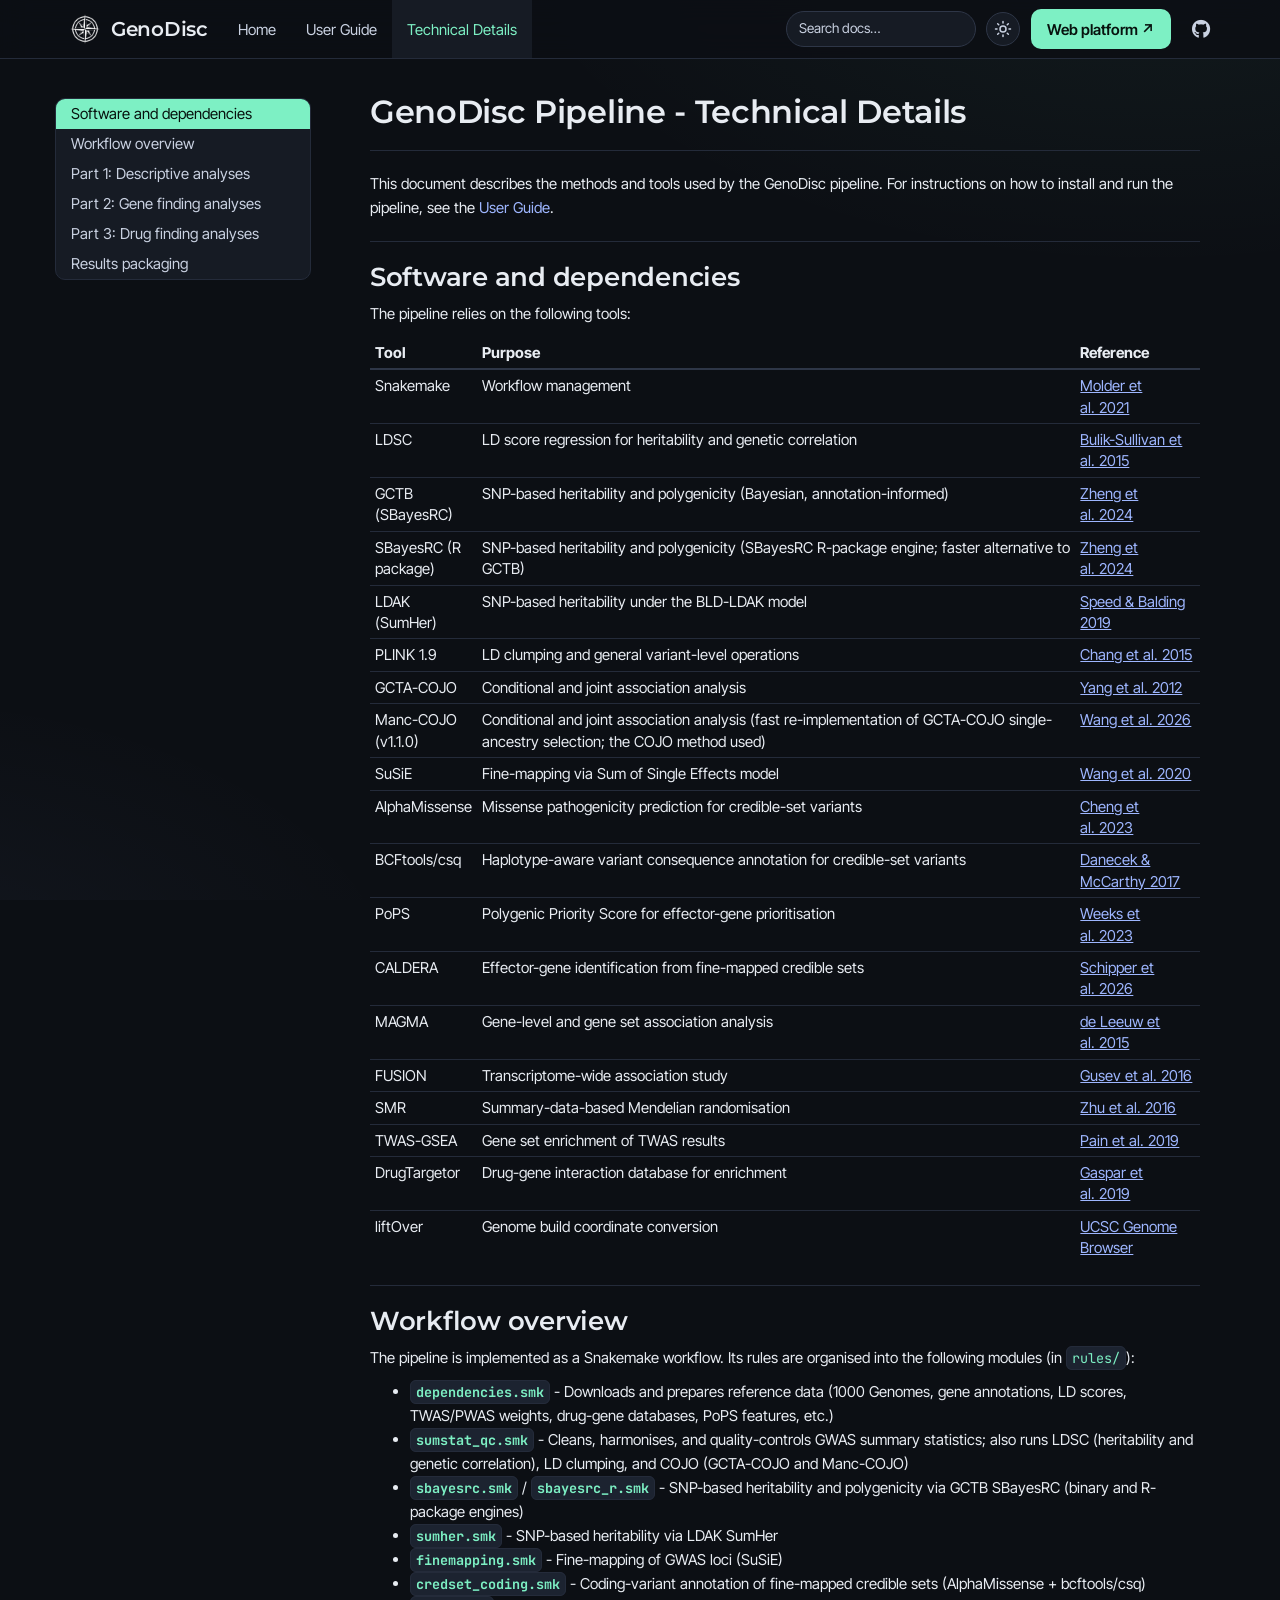
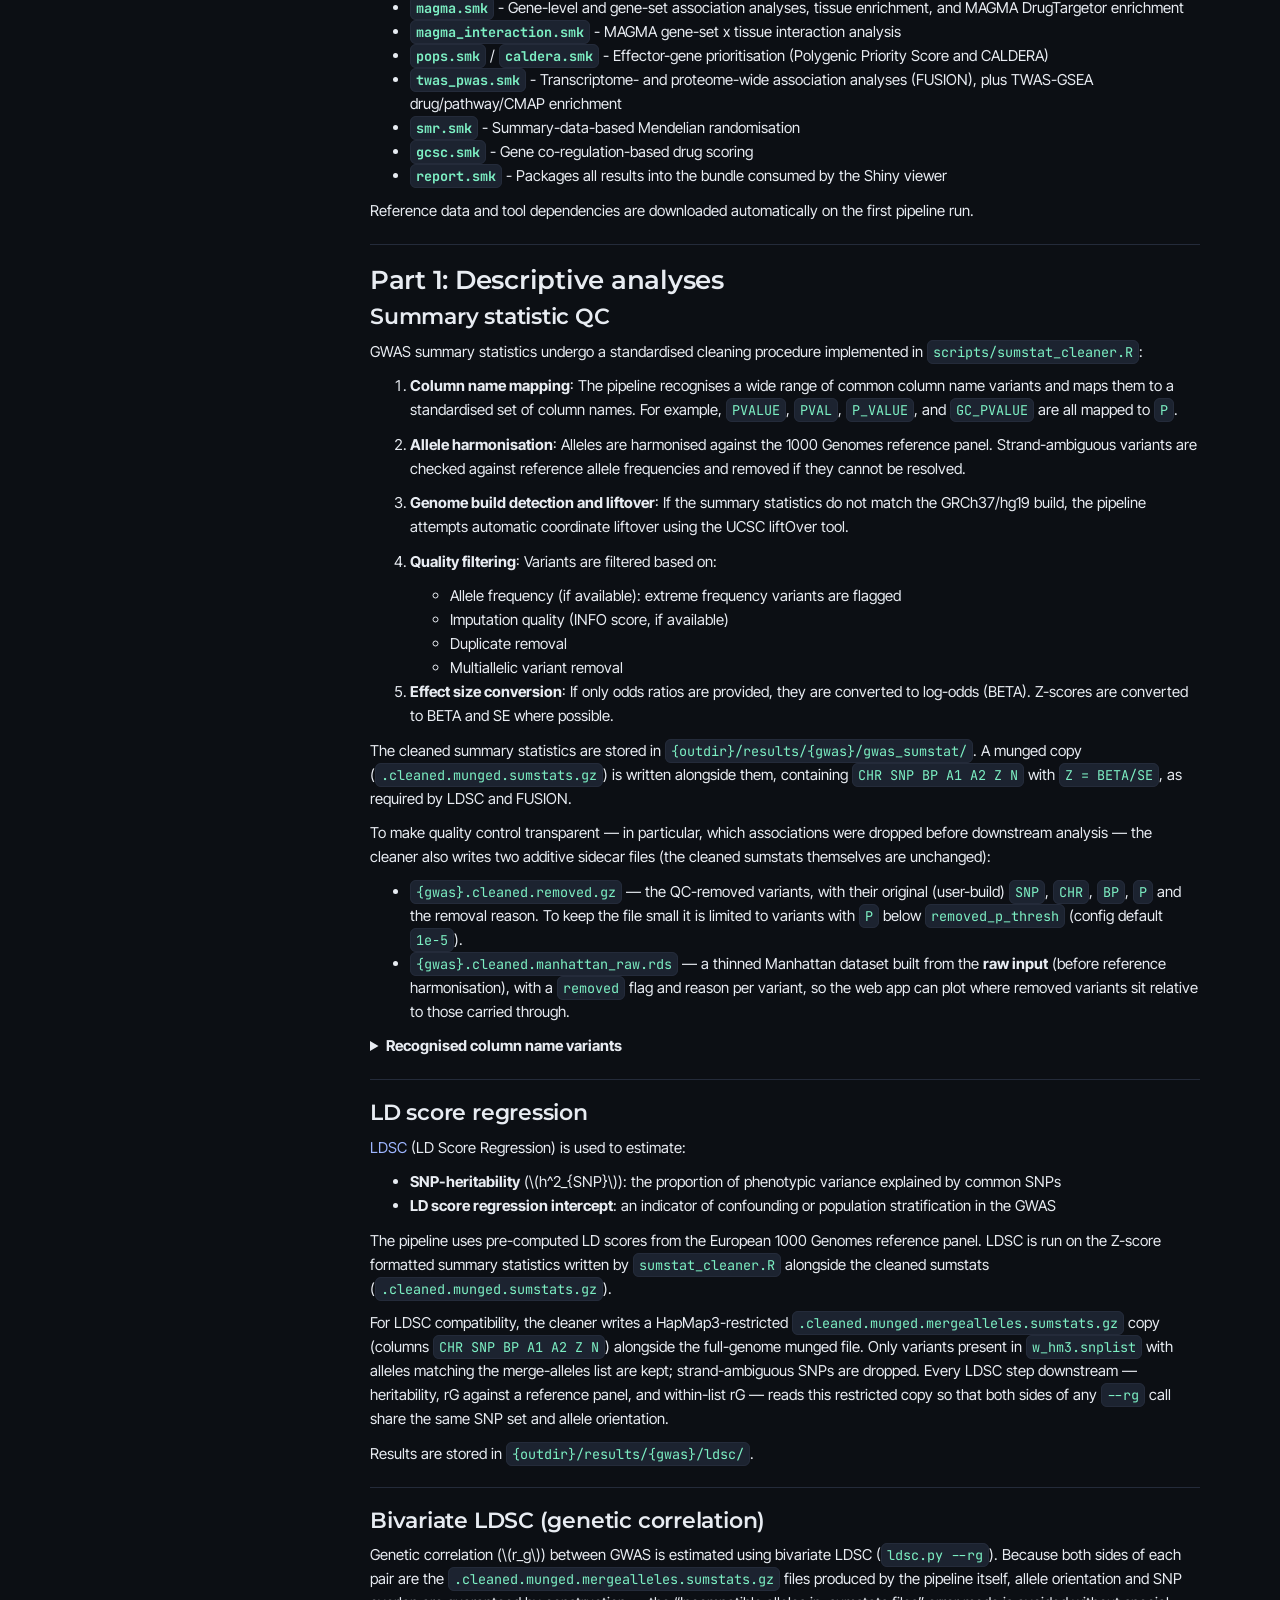
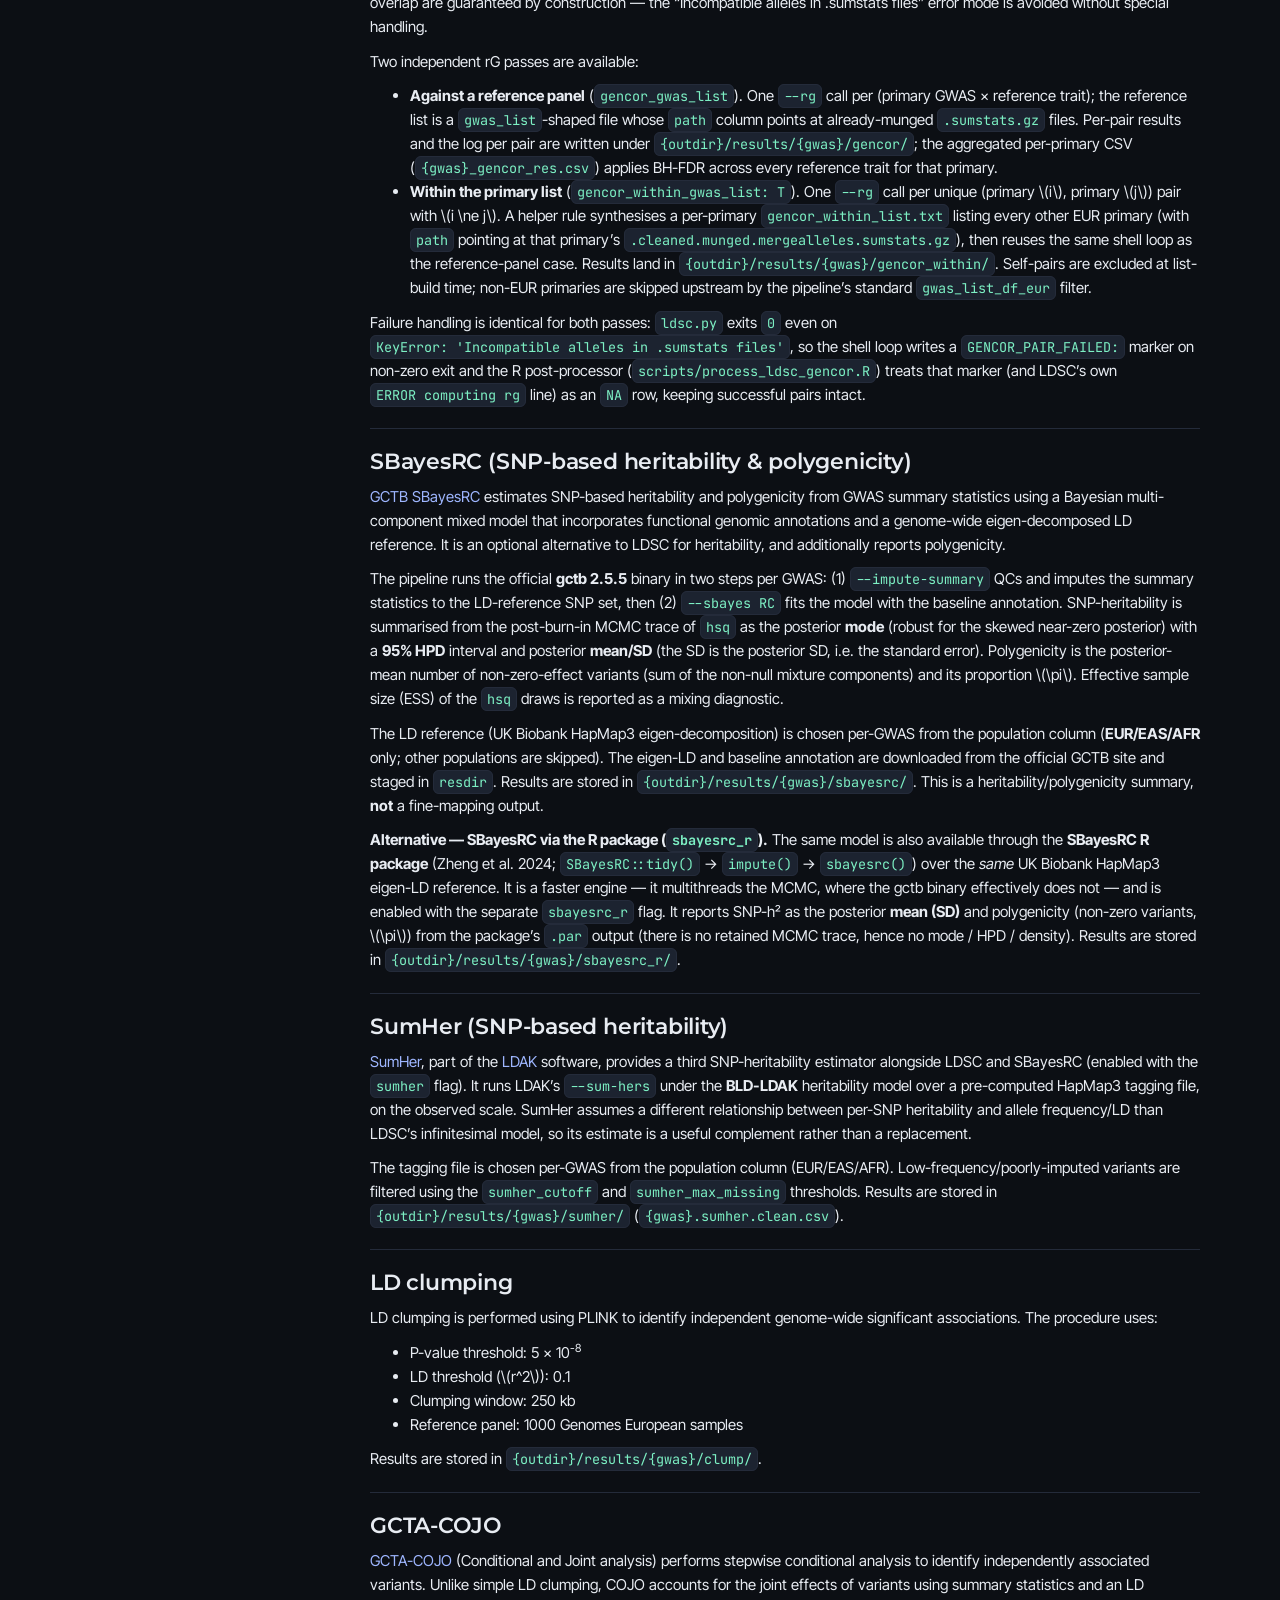
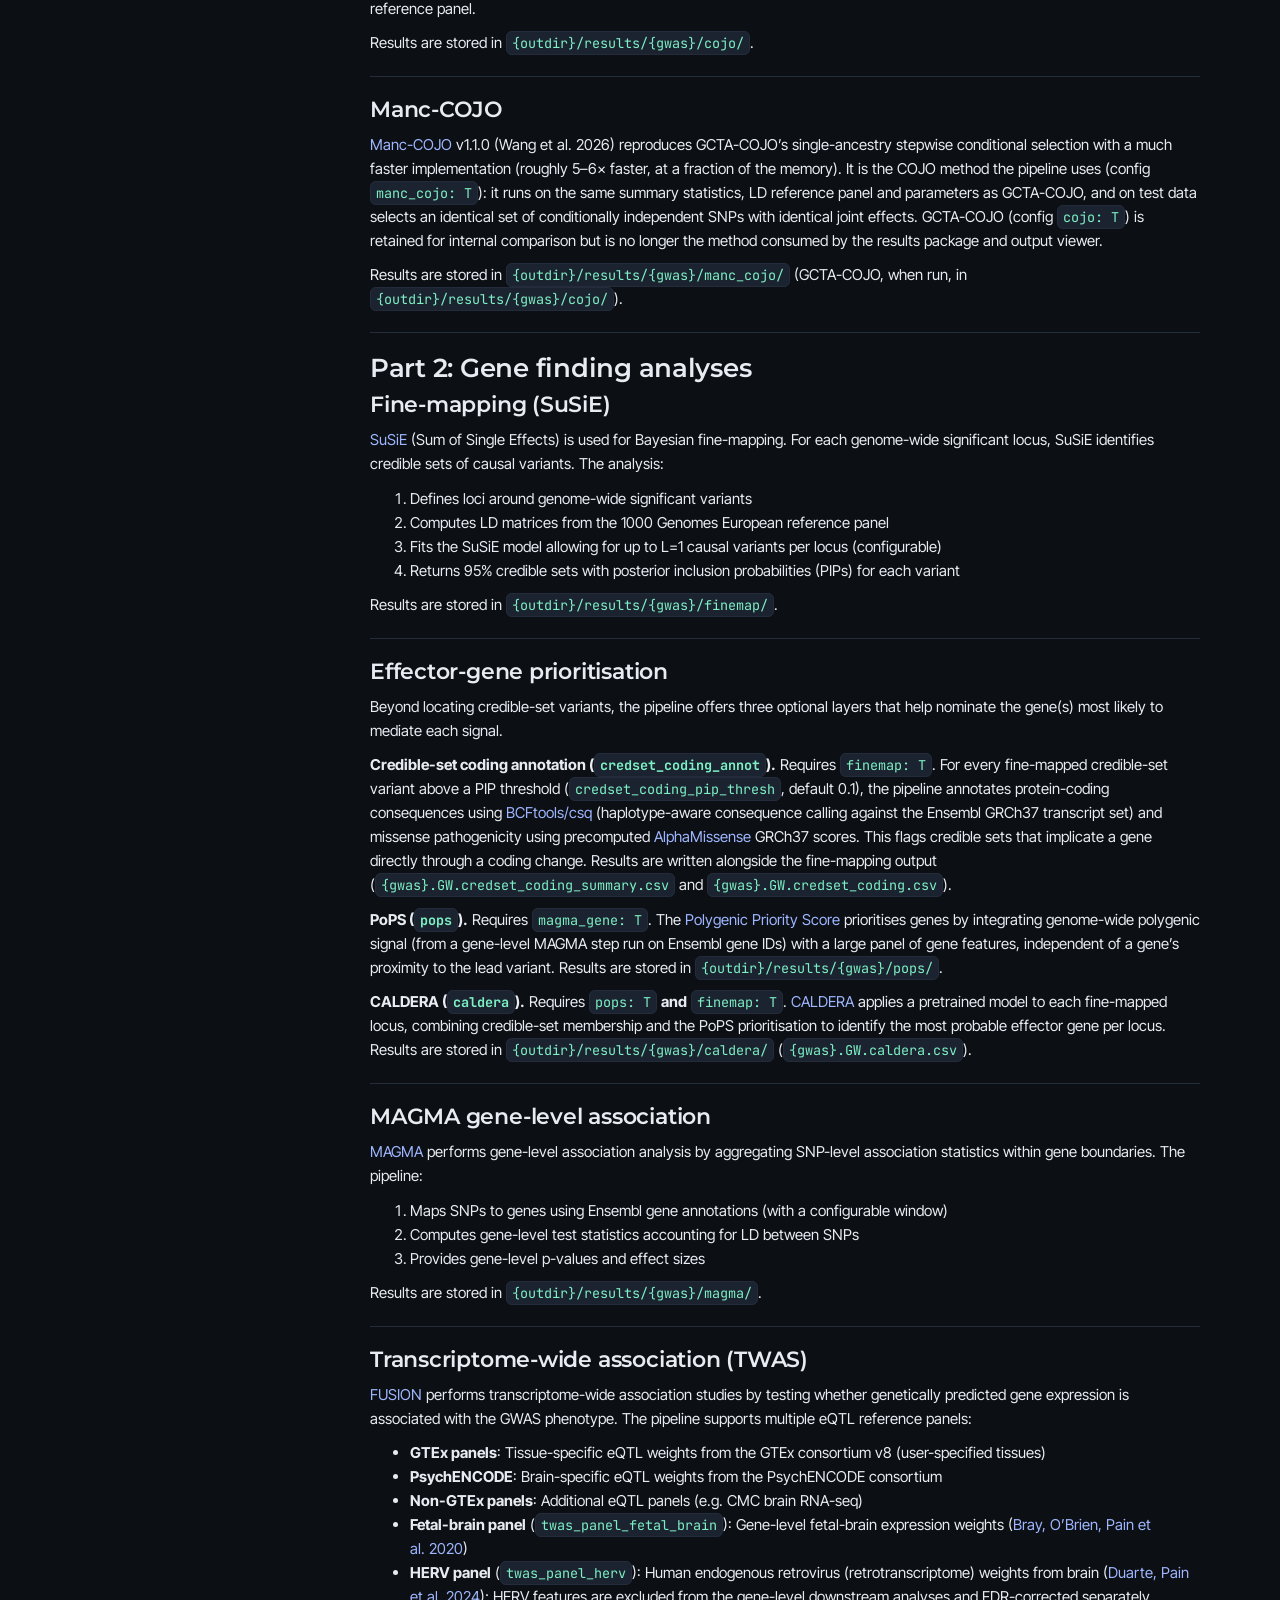
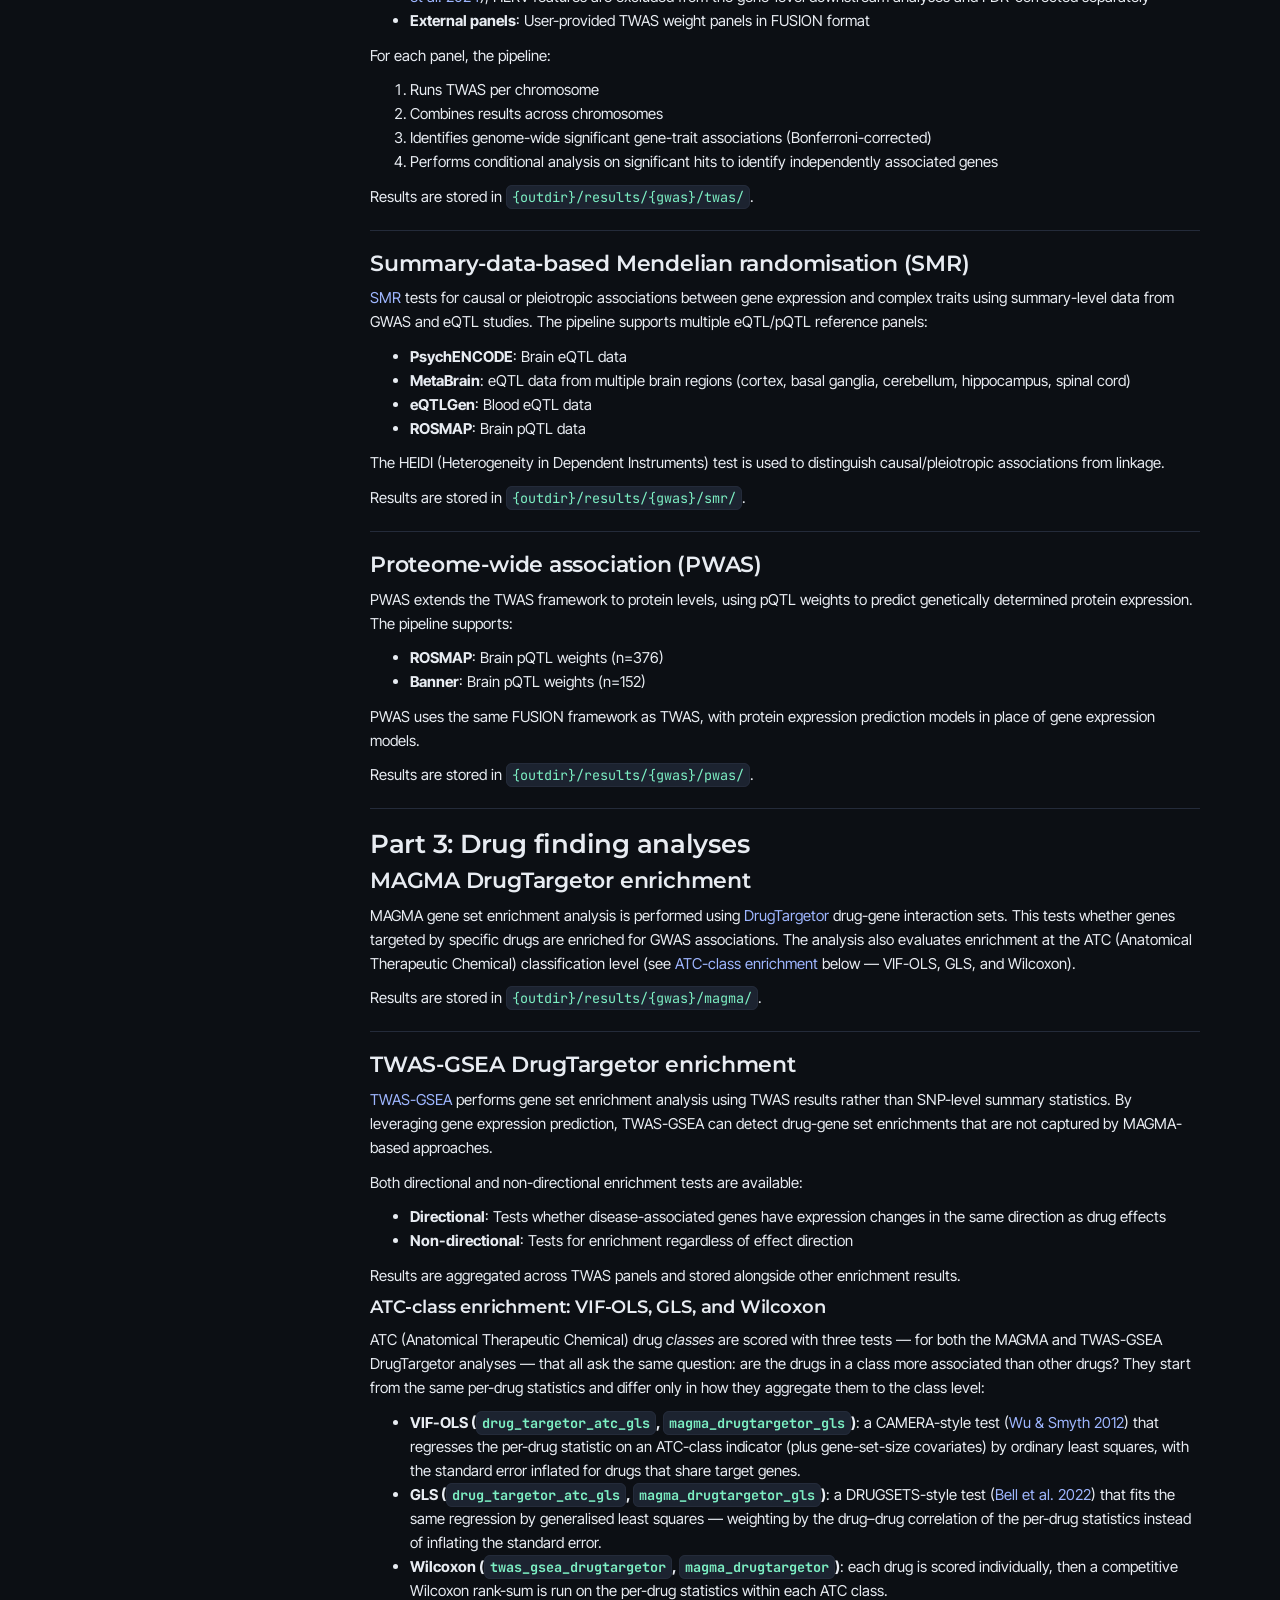
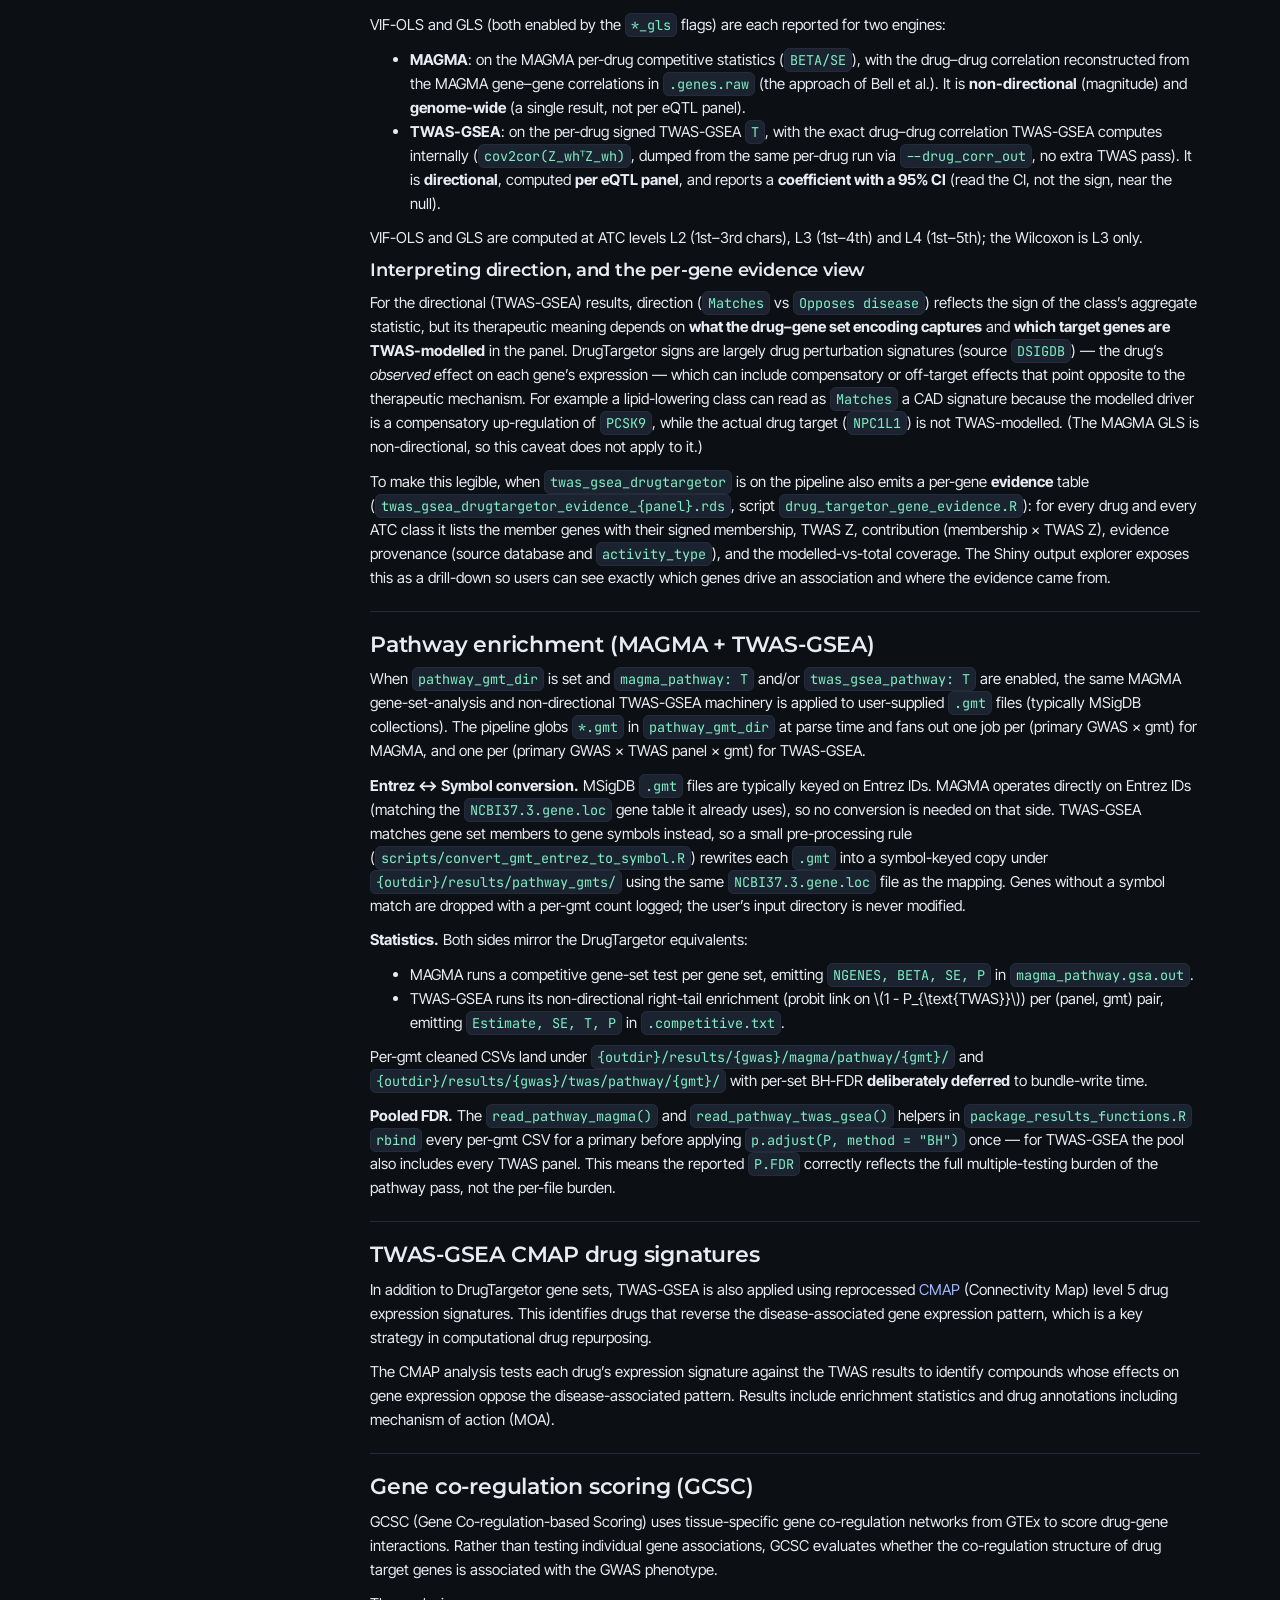
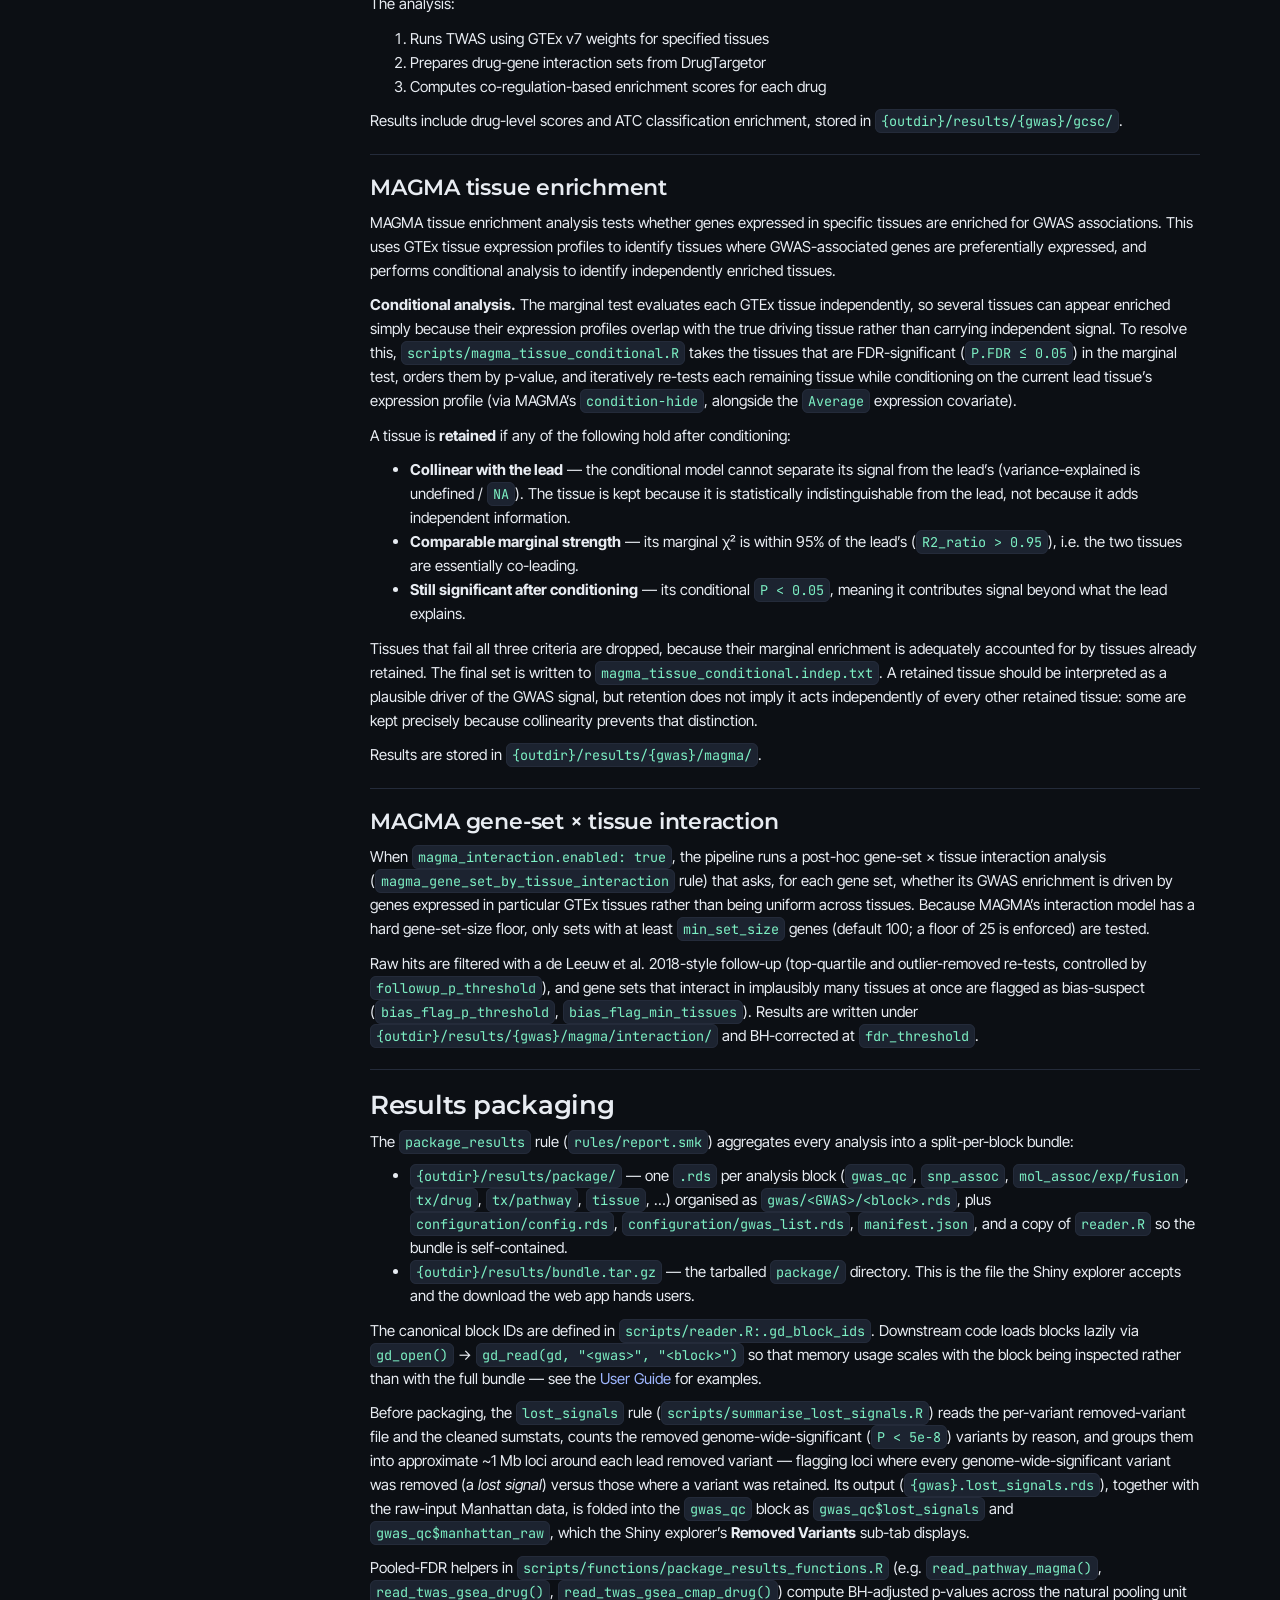
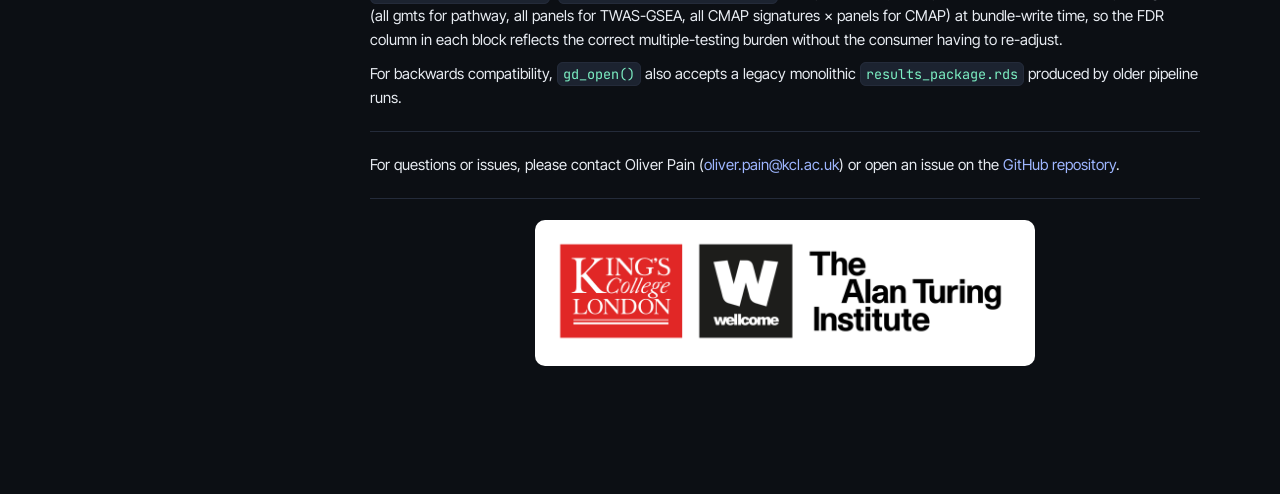
<file: docs/pipeline_technical.html>
<!DOCTYPE html>

<html>

<head>

<meta charset="utf-8" />
<meta name="generator" content="pandoc" />
<meta http-equiv="X-UA-Compatible" content="IE=EDGE" />




<title>GenoDisc Pipeline - Technical Details</title>

<script src="site_libs/header-attrs-2.32/header-attrs.js"></script>
<script src="site_libs/jquery-3.6.0/jquery-3.6.0.min.js"></script>
<meta name="viewport" content="width=device-width, initial-scale=1" />
<link href="site_libs/bootstrap-3.3.5/css/cosmo.min.css" rel="stylesheet" />
<script src="site_libs/bootstrap-3.3.5/js/bootstrap.min.js"></script>
<script src="site_libs/bootstrap-3.3.5/shim/html5shiv.min.js"></script>
<script src="site_libs/bootstrap-3.3.5/shim/respond.min.js"></script>
<style>h1 {font-size: 34px;}
       h1.title {font-size: 38px;}
       h2 {font-size: 30px;}
       h3 {font-size: 24px;}
       h4 {font-size: 18px;}
       h5 {font-size: 16px;}
       h6 {font-size: 12px;}
       code {color: inherit; background-color: rgba(0, 0, 0, 0.04);}
       pre:not([class]) { background-color: white }</style>
<script src="site_libs/jqueryui-1.13.2/jquery-ui.min.js"></script>
<link href="site_libs/tocify-1.9.1/jquery.tocify.css" rel="stylesheet" />
<script src="site_libs/tocify-1.9.1/jquery.tocify.js"></script>
<script src="site_libs/navigation-1.1/tabsets.js"></script>
<link href="site_libs/highlightjs-9.12.0/default.css" rel="stylesheet" />
<script src="site_libs/highlightjs-9.12.0/highlight.js"></script>
<link href="site_libs/font-awesome-6.5.2/css/all.min.css" rel="stylesheet" />
<link href="site_libs/font-awesome-6.5.2/css/v4-shims.min.css" rel="stylesheet" />
<meta name="description" content="Documentation for the open-source Snakemake pipeline behind GenoDisc, KCL's post-GWAS analysis platform.">
<meta property="og:type" content="website">
<meta property="og:site_name" content="GenoDisc Pipeline Documentation">
<meta property="og:title" content="GenoDisc Pipeline Documentation">
<meta property="og:description" content="Documentation for the open-source Snakemake pipeline behind GenoDisc, KCL's post-GWAS analysis platform.">
<meta property="og:url" content="https://opain.github.io/GenoDisc/">
<meta name="twitter:card" content="summary">
<meta name="twitter:title" content="GenoDisc Pipeline Documentation">
<meta name="twitter:description" content="Documentation for the open-source Snakemake pipeline behind GenoDisc, KCL's post-GWAS analysis platform.">

<link rel="shortcut icon" href="Images/logo/favicon.ico">

<!-- Match the web app's typography (Montserrat / Inter Tight / JetBrains Mono). -->
<link rel="preconnect" href="https://fonts.googleapis.com">
<link rel="preconnect" href="https://fonts.gstatic.com" crossorigin>
<link href="https://fonts.googleapis.com/css2?family=Montserrat:wght@500;600&family=Inter+Tight:wght@400;500;600;700&family=JetBrains+Mono:wght@400;500&display=swap" rel="stylesheet">

<!-- Theme: dark is the default; light is opt-in via <html data-theme="light">.
     Same mechanism and localStorage key ('genodisc_theme') as the web app, so the
     light/dark behaviour matches. Applied before first paint to avoid a flash. -->
<script>
  (function () {
    try {
      if (localStorage.getItem('genodisc_theme') === 'light') {
        document.documentElement.setAttribute('data-theme', 'light');
      }
    } catch (e) { /* storage blocked - stay on default dark */ }
  })();
</script>

<script>
  // Icon theme toggle (sun in dark mode -> switch to light, moon in light mode),
  // matching the web app. Created in JS and appended to <body> so it renders
  // reliably regardless of this include living in <head>.
  document.addEventListener('DOMContentLoaded', function () {
    var KEY = 'genodisc_theme';
    var btn = document.createElement('button');
    btn.type = 'button';
    btn.className = 'theme-toggle';
    btn.title = 'Toggle light / dark theme';
    btn.setAttribute('aria-label', 'Toggle light or dark theme');
    btn.innerHTML =
      '<svg class="ic-sun" width="18" height="18" viewBox="0 0 24 24" fill="none" stroke="currentColor" stroke-width="2" stroke-linecap="round" stroke-linejoin="round"><circle cx="12" cy="12" r="4"/><path d="M12 2v2M12 20v2M4.9 4.9l1.4 1.4M17.7 17.7l1.4 1.4M2 12h2M20 12h2M4.9 19.1l1.4-1.4M17.7 6.3l1.4-1.4"/></svg>' +
      '<svg class="ic-moon" width="18" height="18" viewBox="0 0 24 24" fill="none" stroke="currentColor" stroke-width="2" stroke-linecap="round" stroke-linejoin="round"><path d="M21 12.8A9 9 0 1 1 11.2 3a7 7 0 0 0 9.8 9.8z"/></svg>';
    // Place the toggle in the navbar's right list (fall back to <body>).
    var ul = document.querySelector('#navbar .navbar-right') || document.querySelector('.navbar-nav.navbar-right');
    if (ul) {
      var li = document.createElement('li');
      li.className = 'nav-ctl';
      li.appendChild(btn);
      // Sit just left of the "Web platform" CTA (search box, injected separately,
      // stays left of the toggle).
      var cta = ul.querySelector('a[href*="genodisc.er.kcl.ac.uk"]');
      if (cta) { cta.target = '_blank'; cta.rel = 'noopener noreferrer'; }   // open the platform in a new tab
      ul.insertBefore(li, cta ? cta.parentNode : ul.firstChild);
    } else {
      document.body.appendChild(btn);
    }
    btn.addEventListener('click', function () {
      var light = document.documentElement.getAttribute('data-theme') === 'light';
      if (light) {
        document.documentElement.removeAttribute('data-theme');
        try { localStorage.setItem(KEY, 'dark'); } catch (e) {}
      } else {
        document.documentElement.setAttribute('data-theme', 'light');
        try { localStorage.setItem(KEY, 'light'); } catch (e) {}
      }
    });
  });
</script>

<!-- Lightweight client-side search over section headings across the docs pages. -->
<script src="js/docs-search.js" defer></script>

<!-- Cloudflare Web Analytics (cookieless, no personal data - no consent required).
     Same token as the hosted service (genodisc.er.kcl.ac.uk) so both surfaces
     roll up into one dashboard. -->
<script type="module" src="https://static.cloudflareinsights.com/beacon.min.js" data-cf-beacon='{"token": "7709e512a3d5400a96a68c4893306f2c"}'></script>
<!-- End Cloudflare Web Analytics -->

<style type="text/css">
  code{white-space: pre-wrap;}
  span.smallcaps{font-variant: small-caps;}
  span.underline{text-decoration: underline;}
  div.column{display: inline-block; vertical-align: top; width: 50%;}
  div.hanging-indent{margin-left: 1.5em; text-indent: -1.5em;}
  ul.task-list{list-style: none;}
    </style>

<style type="text/css">code{white-space: pre;}</style>
<script type="text/javascript">
if (window.hljs) {
  hljs.configure({languages: []});
  hljs.initHighlightingOnLoad();
  if (document.readyState && document.readyState === "complete") {
    window.setTimeout(function() { hljs.initHighlighting(); }, 0);
  }
}
</script>






<link rel="stylesheet" href="styles/styles.css" type="text/css" />



<style type = "text/css">
.main-container {
  max-width: 940px;
  margin-left: auto;
  margin-right: auto;
}
img {
  max-width:100%;
}
.tabbed-pane {
  padding-top: 12px;
}
.html-widget {
  margin-bottom: 20px;
}
button.code-folding-btn:focus {
  outline: none;
}
summary {
  display: list-item;
}
details > summary > p:only-child {
  display: inline;
}
pre code {
  padding: 0;
}
</style>


<style type="text/css">
.dropdown-submenu {
  position: relative;
}
.dropdown-submenu>.dropdown-menu {
  top: 0;
  left: 100%;
  margin-top: -6px;
  margin-left: -1px;
  border-radius: 0 6px 6px 6px;
}
.dropdown-submenu:hover>.dropdown-menu {
  display: block;
}
.dropdown-submenu>a:after {
  display: block;
  content: " ";
  float: right;
  width: 0;
  height: 0;
  border-color: transparent;
  border-style: solid;
  border-width: 5px 0 5px 5px;
  border-left-color: #cccccc;
  margin-top: 5px;
  margin-right: -10px;
}
.dropdown-submenu:hover>a:after {
  border-left-color: #adb5bd;
}
.dropdown-submenu.pull-left {
  float: none;
}
.dropdown-submenu.pull-left>.dropdown-menu {
  left: -100%;
  margin-left: 10px;
  border-radius: 6px 0 6px 6px;
}
</style>

<script type="text/javascript">
// manage active state of menu based on current page
$(document).ready(function () {
  // active menu anchor
  href = window.location.pathname
  href = href.substr(href.lastIndexOf('/') + 1)
  if (href === "")
    href = "index.html";
  var menuAnchor = $('a[href="' + href + '"]');

  // mark the anchor link active (and if it's in a dropdown, also mark that active)
  var dropdown = menuAnchor.closest('li.dropdown');
  if (window.bootstrap) { // Bootstrap 4+
    menuAnchor.addClass('active');
    dropdown.find('> .dropdown-toggle').addClass('active');
  } else { // Bootstrap 3
    menuAnchor.parent().addClass('active');
    dropdown.addClass('active');
  }

  // Navbar adjustments
  var navHeight = $(".navbar").first().height() + 15;
  var style = document.createElement('style');
  var pt = "padding-top: " + navHeight + "px; ";
  var mt = "margin-top: -" + navHeight + "px; ";
  var css = "";
  // offset scroll position for anchor links (for fixed navbar)
  for (var i = 1; i <= 6; i++) {
    css += ".section h" + i + "{ " + pt + mt + "}\n";
  }
  style.innerHTML = "body {" + pt + "padding-bottom: 40px; }\n" + css;
  document.head.appendChild(style);
});
</script>

<!-- tabsets -->

<style type="text/css">
.tabset-dropdown > .nav-tabs {
  display: inline-table;
  max-height: 500px;
  min-height: 44px;
  overflow-y: auto;
  border: 1px solid #ddd;
  border-radius: 4px;
}

.tabset-dropdown > .nav-tabs > li.active:before, .tabset-dropdown > .nav-tabs.nav-tabs-open:before {
  content: "\e259";
  font-family: 'Glyphicons Halflings';
  display: inline-block;
  padding: 10px;
  border-right: 1px solid #ddd;
}

.tabset-dropdown > .nav-tabs.nav-tabs-open > li.active:before {
  content: "\e258";
  font-family: 'Glyphicons Halflings';
  border: none;
}

.tabset-dropdown > .nav-tabs > li.active {
  display: block;
}

.tabset-dropdown > .nav-tabs > li > a,
.tabset-dropdown > .nav-tabs > li > a:focus,
.tabset-dropdown > .nav-tabs > li > a:hover {
  border: none;
  display: inline-block;
  border-radius: 4px;
  background-color: transparent;
}

.tabset-dropdown > .nav-tabs.nav-tabs-open > li {
  display: block;
  float: none;
}

.tabset-dropdown > .nav-tabs > li {
  display: none;
}
</style>

<!-- code folding -->



<style type="text/css">

#TOC {
  margin: 25px 0px 20px 0px;
}
@media (max-width: 768px) {
#TOC {
  position: relative;
  width: 100%;
}
}

@media print {
.toc-content {
  /* see https://github.com/w3c/csswg-drafts/issues/4434 */
  float: right;
}
}

.toc-content {
  padding-left: 30px;
  padding-right: 40px;
}

div.main-container {
  max-width: 1200px;
}

div.tocify {
  width: 20%;
  max-width: 260px;
  max-height: 85%;
}

@media (min-width: 768px) and (max-width: 991px) {
  div.tocify {
    width: 25%;
  }
}

@media (max-width: 767px) {
  div.tocify {
    width: 100%;
    max-width: none;
  }
}

.tocify ul, .tocify li {
  line-height: 20px;
}

.tocify-subheader .tocify-item {
  font-size: 0.90em;
}

.tocify .list-group-item {
  border-radius: 0px;
}


</style>



</head>

<body>


<div class="container-fluid main-container">


<!-- setup 3col/9col grid for toc_float and main content  -->
<div class="row">
<div class="col-xs-12 col-sm-4 col-md-3">
<div id="TOC" class="tocify">
</div>
</div>

<div class="toc-content col-xs-12 col-sm-8 col-md-9">




<div class="navbar navbar-default  navbar-fixed-top" role="navigation">
  <div class="container">
    <div class="navbar-header">
      <button type="button" class="navbar-toggle collapsed" data-toggle="collapse" data-bs-toggle="collapse" data-target="#navbar" data-bs-target="#navbar">
        <span class="icon-bar"></span>
        <span class="icon-bar"></span>
        <span class="icon-bar"></span>
      </button>
      <a class="navbar-brand" href="index.html"><img class="brand-mark" src="Images/logo/genodisc_mark.png" alt="GenoDisc" /><span class="brand-word">GenoDisc</span></a>
    </div>
    <div id="navbar" class="navbar-collapse collapse">
      <ul class="nav navbar-nav">
        <li>
  <a href="index.html">Home</a>
</li>
<li>
  <a href="pipeline_guide.html">User Guide</a>
</li>
<li>
  <a href="pipeline_technical.html">Technical Details</a>
</li>
      </ul>
      <ul class="nav navbar-nav navbar-right">
        <li>
  <a href="https://genodisc.er.kcl.ac.uk/">Web platform ↗</a>
</li>
<li>
  <a href="https://github.com/opain/GenoDisc">
    <span class="fa fa-github fa-lg"></span>
     
  </a>
</li>
      </ul>
    </div><!--/.nav-collapse -->
  </div><!--/.container -->
</div><!--/.navbar -->

<div id="header">



<h1 class="title toc-ignore">GenoDisc Pipeline - Technical Details</h1>

</div>


<hr />
<p>This document describes the methods and tools used by the GenoDisc
pipeline. For instructions on how to install and run the pipeline, see
the <a href="pipeline_guide.html">User Guide</a>.</p>
<hr />
<div id="software-and-dependencies" class="section level1">
<h1>Software and dependencies</h1>
<p>The pipeline relies on the following tools:</p>
<table>
<colgroup>
<col width="11%" />
<col width="72%" />
<col width="15%" />
</colgroup>
<thead>
<tr class="header">
<th align="left">Tool</th>
<th align="left">Purpose</th>
<th align="left">Reference</th>
</tr>
</thead>
<tbody>
<tr class="odd">
<td align="left">Snakemake</td>
<td align="left">Workflow management</td>
<td align="left"><a
href="https://doi.org/10.12688/f1000research.29032.2">Molder et
al. 2021</a></td>
</tr>
<tr class="even">
<td align="left">LDSC</td>
<td align="left">LD score regression for heritability and genetic
correlation</td>
<td align="left"><a
href="https://doi.org/10.1038/ng.3211">Bulik-Sullivan et
al. 2015</a></td>
</tr>
<tr class="odd">
<td align="left">GCTB (SBayesRC)</td>
<td align="left">SNP-based heritability and polygenicity (Bayesian,
annotation-informed)</td>
<td align="left"><a
href="https://doi.org/10.1038/s41588-024-01704-y">Zheng et
al. 2024</a></td>
</tr>
<tr class="even">
<td align="left">SBayesRC (R package)</td>
<td align="left">SNP-based heritability and polygenicity (SBayesRC
R-package engine; faster alternative to GCTB)</td>
<td align="left"><a
href="https://doi.org/10.1038/s41588-024-01704-y">Zheng et
al. 2024</a></td>
</tr>
<tr class="odd">
<td align="left">LDAK (SumHer)</td>
<td align="left">SNP-based heritability under the BLD-LDAK model</td>
<td align="left"><a
href="https://doi.org/10.1038/s41588-018-0279-5">Speed &amp; Balding
2019</a></td>
</tr>
<tr class="even">
<td align="left">PLINK 1.9</td>
<td align="left">LD clumping and general variant-level operations</td>
<td align="left"><a
href="https://doi.org/10.1186/s13742-015-0047-8">Chang et
al. 2015</a></td>
</tr>
<tr class="odd">
<td align="left">GCTA-COJO</td>
<td align="left">Conditional and joint association analysis</td>
<td align="left"><a href="https://doi.org/10.1038/ng.2213">Yang et
al. 2012</a></td>
</tr>
<tr class="even">
<td align="left">Manc-COJO (v1.1.0)</td>
<td align="left">Conditional and joint association analysis (fast
re-implementation of GCTA-COJO single-ancestry selection; the COJO
method used)</td>
<td align="left"><a
href="https://doi.org/10.1038/s41588-026-02799-1">Wang et
al. 2026</a></td>
</tr>
<tr class="odd">
<td align="left">SuSiE</td>
<td align="left">Fine-mapping via Sum of Single Effects model</td>
<td align="left"><a href="https://doi.org/10.1111/rssb.12388">Wang et
al. 2020</a></td>
</tr>
<tr class="even">
<td align="left">AlphaMissense</td>
<td align="left">Missense pathogenicity prediction for credible-set
variants</td>
<td align="left"><a href="https://doi.org/10.1126/science.adg7492">Cheng
et al. 2023</a></td>
</tr>
<tr class="odd">
<td align="left">BCFtools/csq</td>
<td align="left">Haplotype-aware variant consequence annotation for
credible-set variants</td>
<td align="left"><a
href="https://doi.org/10.1093/bioinformatics/btx100">Danecek &amp;
McCarthy 2017</a></td>
</tr>
<tr class="even">
<td align="left">PoPS</td>
<td align="left">Polygenic Priority Score for effector-gene
prioritisation</td>
<td align="left"><a
href="https://doi.org/10.1038/s41588-023-01443-6">Weeks et
al. 2023</a></td>
</tr>
<tr class="odd">
<td align="left">CALDERA</td>
<td align="left">Effector-gene identification from fine-mapped credible
sets</td>
<td align="left"><a
href="https://doi.org/10.1371/journal.pgen.1012079">Schipper et
al. 2026</a></td>
</tr>
<tr class="even">
<td align="left">MAGMA</td>
<td align="left">Gene-level and gene set association analysis</td>
<td align="left"><a
href="https://doi.org/10.1371/journal.pcbi.1004219">de Leeuw et
al. 2015</a></td>
</tr>
<tr class="odd">
<td align="left">FUSION</td>
<td align="left">Transcriptome-wide association study</td>
<td align="left"><a href="https://doi.org/10.1038/ng.3506">Gusev et
al. 2016</a></td>
</tr>
<tr class="even">
<td align="left">SMR</td>
<td align="left">Summary-data-based Mendelian randomisation</td>
<td align="left"><a href="https://doi.org/10.1038/ng.3538">Zhu et
al. 2016</a></td>
</tr>
<tr class="odd">
<td align="left">TWAS-GSEA</td>
<td align="left">Gene set enrichment of TWAS results</td>
<td align="left"><a
href="https://doi.org/10.1016/j.biopsych.2019.04.034">Pain et
al. 2019</a></td>
</tr>
<tr class="even">
<td align="left">DrugTargetor</td>
<td align="left">Drug-gene interaction database for enrichment</td>
<td align="left"><a
href="https://doi.org/10.1093/bioinformatics/bty982">Gaspar et
al. 2019</a></td>
</tr>
<tr class="odd">
<td align="left">liftOver</td>
<td align="left">Genome build coordinate conversion</td>
<td align="left"><a
href="https://genome.ucsc.edu/cgi-bin/hgLiftOver">UCSC Genome
Browser</a></td>
</tr>
</tbody>
</table>
<hr />
</div>
<div id="workflow-overview" class="section level1">
<h1>Workflow overview</h1>
<p>The pipeline is implemented as a Snakemake workflow. Its rules are
organised into the following modules (in <code>rules/</code>):</p>
<ul>
<li><strong><code>dependencies.smk</code></strong> - Downloads and
prepares reference data (1000 Genomes, gene annotations, LD scores,
TWAS/PWAS weights, drug-gene databases, PoPS features, etc.)</li>
<li><strong><code>sumstat_qc.smk</code></strong> - Cleans, harmonises,
and quality-controls GWAS summary statistics; also runs LDSC
(heritability and genetic correlation), LD clumping, and COJO (GCTA-COJO
and Manc-COJO)</li>
<li><strong><code>sbayesrc.smk</code></strong> /
<strong><code>sbayesrc_r.smk</code></strong> - SNP-based heritability
and polygenicity via GCTB SBayesRC (binary and R-package engines)</li>
<li><strong><code>sumher.smk</code></strong> - SNP-based heritability
via LDAK SumHer</li>
<li><strong><code>finemapping.smk</code></strong> - Fine-mapping of GWAS
loci (SuSiE)</li>
<li><strong><code>credset_coding.smk</code></strong> - Coding-variant
annotation of fine-mapped credible sets (AlphaMissense +
bcftools/csq)</li>
<li><strong><code>magma.smk</code></strong> - Gene-level and gene-set
association analyses, tissue enrichment, and MAGMA DrugTargetor
enrichment</li>
<li><strong><code>magma_interaction.smk</code></strong> - MAGMA gene-set
x tissue interaction analysis</li>
<li><strong><code>pops.smk</code></strong> /
<strong><code>caldera.smk</code></strong> - Effector-gene prioritisation
(Polygenic Priority Score and CALDERA)</li>
<li><strong><code>twas_pwas.smk</code></strong> - Transcriptome- and
proteome-wide association analyses (FUSION), plus TWAS-GSEA
drug/pathway/CMAP enrichment</li>
<li><strong><code>smr.smk</code></strong> - Summary-data-based Mendelian
randomisation</li>
<li><strong><code>gcsc.smk</code></strong> - Gene co-regulation-based
drug scoring</li>
<li><strong><code>report.smk</code></strong> - Packages all results into
the bundle consumed by the Shiny viewer</li>
</ul>
<p>Reference data and tool dependencies are downloaded automatically on
the first pipeline run.</p>
<hr />
</div>
<div id="part-1-descriptive-analyses" class="section level1">
<h1>Part 1: Descriptive analyses</h1>
<div id="summary-statistic-qc" class="section level2">
<h2>Summary statistic QC</h2>
<p>GWAS summary statistics undergo a standardised cleaning procedure
implemented in <code>scripts/sumstat_cleaner.R</code>:</p>
<ol style="list-style-type: decimal">
<li><p><strong>Column name mapping</strong>: The pipeline recognises a
wide range of common column name variants and maps them to a
standardised set of column names. For example, <code>PVALUE</code>,
<code>PVAL</code>, <code>P_VALUE</code>, and <code>GC_PVALUE</code> are
all mapped to <code>P</code>.</p></li>
<li><p><strong>Allele harmonisation</strong>: Alleles are harmonised
against the 1000 Genomes reference panel. Strand-ambiguous variants are
checked against reference allele frequencies and removed if they cannot
be resolved.</p></li>
<li><p><strong>Genome build detection and liftover</strong>: If the
summary statistics do not match the GRCh37/hg19 build, the pipeline
attempts automatic coordinate liftover using the UCSC liftOver
tool.</p></li>
<li><p><strong>Quality filtering</strong>: Variants are filtered based
on:</p>
<ul>
<li>Allele frequency (if available): extreme frequency variants are
flagged</li>
<li>Imputation quality (INFO score, if available)</li>
<li>Duplicate removal</li>
<li>Multiallelic variant removal</li>
</ul></li>
<li><p><strong>Effect size conversion</strong>: If only odds ratios are
provided, they are converted to log-odds (BETA). Z-scores are converted
to BETA and SE where possible.</p></li>
</ol>
<p>The cleaned summary statistics are stored in
<code>{outdir}/results/{gwas}/gwas_sumstat/</code>. A munged copy
(<code>.cleaned.munged.sumstats.gz</code>) is written alongside them,
containing <code>CHR SNP BP A1 A2 Z N</code> with
<code>Z = BETA/SE</code>, as required by LDSC and FUSION.</p>
<p>To make quality control transparent — in particular, which
associations were dropped before downstream analysis — the cleaner also
writes two additive sidecar files (the cleaned sumstats themselves are
unchanged):</p>
<ul>
<li><code>{gwas}.cleaned.removed.gz</code> — the QC-removed variants,
with their original (user-build) <code>SNP</code>, <code>CHR</code>,
<code>BP</code>, <code>P</code> and the removal reason. To keep the file
small it is limited to variants with <code>P</code> below
<code>removed_p_thresh</code> (config default <code>1e-5</code>).</li>
<li><code>{gwas}.cleaned.manhattan_raw.rds</code> — a thinned Manhattan
dataset built from the <strong>raw input</strong> (before reference
harmonisation), with a <code>removed</code> flag and reason per variant,
so the web app can plot where removed variants sit relative to those
carried through.</li>
</ul>
<details>
<summary>
<strong>Recognised column name variants</strong>
</summary>
<p>The pipeline accepts many common column name formats. Below are
examples of recognised names for key columns:</p>
<ul>
<li><strong>SNP</strong>: SNP, RSID, MARKERNAME, SNPID, ID, VARIANT_ID,
HM_RSID, …</li>
<li><strong>CHR</strong>: CHR, CHROMOSOME, CHROM, CHR_BUILD37,
CHR_BUILD38, HM_CHROM, …</li>
<li><strong>BP</strong>: BP, POS, POSITION, PHYSPOS, POS_BUILD37,
BASE_PAIR_LOCATION, HM_POS, …</li>
<li><strong>A1</strong>: A1, ALLELE1, EFFECT_ALLELE, EA, REF,
RISK_ALLELE, HM_EFFECT_ALLELE, …</li>
<li><strong>A2</strong>: A2, ALLELE2, OTHER_ALLELE, NEA, ALT,
NON_EFFECT_ALLELE, HM_OTHER_ALLELE, …</li>
<li><strong>BETA</strong>: BETA, EFFECT, B, SIGNED_SUMSTAT, EST,
LOG_ODDS, HM_BETA, …</li>
<li><strong>OR</strong>: OR, ODDS_RATIO, ODDS-RATIO, OR(A1),
HM_ODDS_RATIO, …</li>
<li><strong>SE</strong>: SE, STDERR, STDER, STANDARD_ERROR, OR_SE,
…</li>
<li><strong>P</strong>: P, PVALUE, PVAL, P_VALUE, P-VALUE, WALD_P,
P_BOLT_LMM, …</li>
<li><strong>Z</strong>: Z, ZSCORE, Z-SCORE, ZSTAT, GC_ZSCORE, …</li>
<li><strong>N</strong>: N, WEIGHT, TOTALSAMPLESIZE, SAMPLESIZE, N_TOTAL,
N_ANALYZED, …</li>
<li><strong>FREQ</strong>: FRQ, FREQ, MAF, AF, EAF, EFFECT_ALLELE_FREQ,
HM_EFFECT_ALLELE_FREQUENCY, …</li>
<li><strong>INFO</strong>: INFO, IMPINFO, IMPQUALITY, INFO_UKBB, …</li>
</ul>
</details>
<hr />
</div>
<div id="ld-score-regression" class="section level2">
<h2>LD score regression</h2>
<p><a href="https://github.com/bulik/ldsc">LDSC</a> (LD Score
Regression) is used to estimate:</p>
<ul>
<li><strong>SNP-heritability</strong> (<span
class="math inline">\(h^2_{SNP}\)</span>): the proportion of phenotypic
variance explained by common SNPs</li>
<li><strong>LD score regression intercept</strong>: an indicator of
confounding or population stratification in the GWAS</li>
</ul>
<p>The pipeline uses pre-computed LD scores from the European 1000
Genomes reference panel. LDSC is run on the Z-score formatted summary
statistics written by <code>sumstat_cleaner.R</code> alongside the
cleaned sumstats (<code>.cleaned.munged.sumstats.gz</code>).</p>
<p>For LDSC compatibility, the cleaner writes a HapMap3-restricted
<code>.cleaned.munged.mergealleles.sumstats.gz</code> copy (columns
<code>CHR SNP BP A1 A2 Z N</code>) alongside the full-genome munged
file. Only variants present in <code>w_hm3.snplist</code> with alleles
matching the merge-alleles list are kept; strand-ambiguous SNPs are
dropped. Every LDSC step downstream — heritability, rG against a
reference panel, and within-list rG — reads this restricted copy so that
both sides of any <code>--rg</code> call share the same SNP set and
allele orientation.</p>
<p>Results are stored in <code>{outdir}/results/{gwas}/ldsc/</code>.</p>
<hr />
</div>
<div id="bivariate-ldsc-genetic-correlation" class="section level2">
<h2>Bivariate LDSC (genetic correlation)</h2>
<p>Genetic correlation (<span class="math inline">\(r_g\)</span>)
between GWAS is estimated using bivariate LDSC
(<code>ldsc.py --rg</code>). Because both sides of each pair are the
<code>.cleaned.munged.mergealleles.sumstats.gz</code> files produced by
the pipeline itself, allele orientation and SNP overlap are guaranteed
by construction — the “Incompatible alleles in .sumstats files” error
mode is avoided without special handling.</p>
<p>Two independent rG passes are available:</p>
<ul>
<li><strong>Against a reference panel</strong>
(<code>gencor_gwas_list</code>). One <code>--rg</code> call per (primary
GWAS × reference trait); the reference list is a
<code>gwas_list</code>-shaped file whose <code>path</code> column points
at already-munged <code>.sumstats.gz</code> files. Per-pair results and
the log per pair are written under
<code>{outdir}/results/{gwas}/gencor/</code>; the aggregated per-primary
CSV (<code>{gwas}_gencor_res.csv</code>) applies BH-FDR across every
reference trait for that primary.</li>
<li><strong>Within the primary list</strong>
(<code>gencor_within_gwas_list: T</code>). One <code>--rg</code> call
per unique (primary <span class="math inline">\(i\)</span>, primary
<span class="math inline">\(j\)</span>) pair with <span
class="math inline">\(i \ne j\)</span>. A helper rule synthesises a
per-primary <code>gencor_within_list.txt</code> listing every other EUR
primary (with <code>path</code> pointing at that primary’s
<code>.cleaned.munged.mergealleles.sumstats.gz</code>), then reuses the
same shell loop as the reference-panel case. Results land in
<code>{outdir}/results/{gwas}/gencor_within/</code>. Self-pairs are
excluded at list-build time; non-EUR primaries are skipped upstream by
the pipeline’s standard <code>gwas_list_df_eur</code> filter.</li>
</ul>
<p>Failure handling is identical for both passes: <code>ldsc.py</code>
exits <code>0</code> even on
<code>KeyError: 'Incompatible alleles in .sumstats files'</code>, so the
shell loop writes a <code>GENCOR_PAIR_FAILED:</code> marker on non-zero
exit and the R post-processor
(<code>scripts/process_ldsc_gencor.R</code>) treats that marker (and
LDSC’s own <code>ERROR computing rg</code> line) as an <code>NA</code>
row, keeping successful pairs intact.</p>
<hr />
</div>
<div id="sbayesrc-snp-based-heritability-polygenicity"
class="section level2">
<h2>SBayesRC (SNP-based heritability &amp; polygenicity)</h2>
<p><a href="https://cnsgenomics.com/software/gctb/">GCTB SBayesRC</a>
estimates SNP-based heritability and polygenicity from GWAS summary
statistics using a Bayesian multi-component mixed model that
incorporates functional genomic annotations and a genome-wide
eigen-decomposed LD reference. It is an optional alternative to LDSC for
heritability, and additionally reports polygenicity.</p>
<p>The pipeline runs the official <strong>gctb 2.5.5</strong> binary in
two steps per GWAS: (1) <code>--impute-summary</code> QCs and imputes
the summary statistics to the LD-reference SNP set, then (2)
<code>--sbayes RC</code> fits the model with the baseline annotation.
SNP-heritability is summarised from the post-burn-in MCMC trace of
<code>hsq</code> as the posterior <strong>mode</strong> (robust for the
skewed near-zero posterior) with a <strong>95% HPD</strong> interval and
posterior <strong>mean/SD</strong> (the SD is the posterior SD, i.e. the
standard error). Polygenicity is the posterior-mean number of
non-zero-effect variants (sum of the non-null mixture components) and
its proportion <span class="math inline">\(\pi\)</span>. Effective
sample size (ESS) of the <code>hsq</code> draws is reported as a mixing
diagnostic.</p>
<p>The LD reference (UK Biobank HapMap3 eigen-decomposition) is chosen
per-GWAS from the population column (<strong>EUR/EAS/AFR</strong> only;
other populations are skipped). The eigen-LD and baseline annotation are
downloaded from the official GCTB site and staged in
<code>resdir</code>. Results are stored in
<code>{outdir}/results/{gwas}/sbayesrc/</code>. This is a
heritability/polygenicity summary, <strong>not</strong> a fine-mapping
output.</p>
<p><strong>Alternative — SBayesRC via the R package
(<code>sbayesrc_r</code>).</strong> The same model is also available
through the <strong>SBayesRC R package</strong> (Zheng et al. 2024;
<code>SBayesRC::tidy()</code> → <code>impute()</code> →
<code>sbayesrc()</code>) over the <em>same</em> UK Biobank HapMap3
eigen-LD reference. It is a faster engine — it multithreads the MCMC,
where the gctb binary effectively does not — and is enabled with the
separate <code>sbayesrc_r</code> flag. It reports SNP-h² as the
posterior <strong>mean (SD)</strong> and polygenicity (non-zero
variants, <span class="math inline">\(\pi\)</span>) from the package’s
<code>.par</code> output (there is no retained MCMC trace, hence no mode
/ HPD / density). Results are stored in
<code>{outdir}/results/{gwas}/sbayesrc_r/</code>.</p>
<hr />
</div>
<div id="sumher-snp-based-heritability" class="section level2">
<h2>SumHer (SNP-based heritability)</h2>
<p><a href="https://dougspeed.com/sumher/">SumHer</a>, part of the <a
href="https://dougspeed.com/ldak/">LDAK</a> software, provides a third
SNP-heritability estimator alongside LDSC and SBayesRC (enabled with the
<code>sumher</code> flag). It runs LDAK’s <code>--sum-hers</code> under
the <strong>BLD-LDAK</strong> heritability model over a pre-computed
HapMap3 tagging file, on the observed scale. SumHer assumes a different
relationship between per-SNP heritability and allele frequency/LD than
LDSC’s infinitesimal model, so its estimate is a useful complement
rather than a replacement.</p>
<p>The tagging file is chosen per-GWAS from the population column
(EUR/EAS/AFR). Low-frequency/poorly-imputed variants are filtered using
the <code>sumher_cutoff</code> and <code>sumher_max_missing</code>
thresholds. Results are stored in
<code>{outdir}/results/{gwas}/sumher/</code>
(<code>{gwas}.sumher.clean.csv</code>).</p>
<hr />
</div>
<div id="ld-clumping" class="section level2">
<h2>LD clumping</h2>
<p>LD clumping is performed using PLINK to identify independent
genome-wide significant associations. The procedure uses:</p>
<ul>
<li>P-value threshold: 5 x 10<sup>-8</sup></li>
<li>LD threshold (<span class="math inline">\(r^2\)</span>): 0.1</li>
<li>Clumping window: 250 kb</li>
<li>Reference panel: 1000 Genomes European samples</li>
</ul>
<p>Results are stored in
<code>{outdir}/results/{gwas}/clump/</code>.</p>
<hr />
</div>
<div id="gcta-cojo" class="section level2">
<h2>GCTA-COJO</h2>
<p><a
href="https://yanglab.westlake.edu.cn/software/gcta/">GCTA-COJO</a>
(Conditional and Joint analysis) performs stepwise conditional analysis
to identify independently associated variants. Unlike simple LD
clumping, COJO accounts for the joint effects of variants using summary
statistics and an LD reference panel.</p>
<p>Results are stored in <code>{outdir}/results/{gwas}/cojo/</code>.</p>
<hr />
</div>
<div id="manc-cojo" class="section level2">
<h2>Manc-COJO</h2>
<p><a
href="https://github.com/light156/multi-ancestry-COJO">Manc-COJO</a>
v1.1.0 (Wang et al. 2026) reproduces GCTA-COJO’s single-ancestry
stepwise conditional selection with a much faster implementation
(roughly 5–6× faster, at a fraction of the memory). It is the COJO
method the pipeline uses (config <code>manc_cojo: T</code>): it runs on
the same summary statistics, LD reference panel and parameters as
GCTA-COJO, and on test data selects an identical set of conditionally
independent SNPs with identical joint effects. GCTA-COJO (config
<code>cojo: T</code>) is retained for internal comparison but is no
longer the method consumed by the results package and output viewer.</p>
<p>Results are stored in <code>{outdir}/results/{gwas}/manc_cojo/</code>
(GCTA-COJO, when run, in
<code>{outdir}/results/{gwas}/cojo/</code>).</p>
<hr />
</div>
</div>
<div id="part-2-gene-finding-analyses" class="section level1">
<h1>Part 2: Gene finding analyses</h1>
<div id="fine-mapping-susie" class="section level2">
<h2>Fine-mapping (SuSiE)</h2>
<p><a href="https://stephenslab.github.io/susieR/">SuSiE</a> (Sum of
Single Effects) is used for Bayesian fine-mapping. For each genome-wide
significant locus, SuSiE identifies credible sets of causal variants.
The analysis:</p>
<ol style="list-style-type: decimal">
<li>Defines loci around genome-wide significant variants</li>
<li>Computes LD matrices from the 1000 Genomes European reference
panel</li>
<li>Fits the SuSiE model allowing for up to L=1 causal variants per
locus (configurable)</li>
<li>Returns 95% credible sets with posterior inclusion probabilities
(PIPs) for each variant</li>
</ol>
<p>Results are stored in
<code>{outdir}/results/{gwas}/finemap/</code>.</p>
<hr />
</div>
<div id="effector-gene-prioritisation" class="section level2">
<h2>Effector-gene prioritisation</h2>
<p>Beyond locating credible-set variants, the pipeline offers three
optional layers that help nominate the gene(s) most likely to mediate
each signal.</p>
<p><strong>Credible-set coding annotation
(<code>credset_coding_annot</code>).</strong> Requires
<code>finemap: T</code>. For every fine-mapped credible-set variant
above a PIP threshold (<code>credset_coding_pip_thresh</code>, default
0.1), the pipeline annotates protein-coding consequences using <a
href="https://doi.org/10.1093/bioinformatics/btx100">BCFtools/csq</a>
(haplotype-aware consequence calling against the Ensembl GRCh37
transcript set) and missense pathogenicity using precomputed <a
href="https://doi.org/10.1126/science.adg7492">AlphaMissense</a> GRCh37
scores. This flags credible sets that implicate a gene directly through
a coding change. Results are written alongside the fine-mapping output
(<code>{gwas}.GW.credset_coding_summary.csv</code> and
<code>{gwas}.GW.credset_coding.csv</code>).</p>
<p><strong>PoPS (<code>pops</code>).</strong> Requires
<code>magma_gene: T</code>. The <a
href="https://doi.org/10.1038/s41588-023-01443-6">Polygenic Priority
Score</a> prioritises genes by integrating genome-wide polygenic signal
(from a gene-level MAGMA step run on Ensembl gene IDs) with a large
panel of gene features, independent of a gene’s proximity to the lead
variant. Results are stored in
<code>{outdir}/results/{gwas}/pops/</code>.</p>
<p><strong>CALDERA (<code>caldera</code>).</strong> Requires
<code>pops: T</code> <strong>and</strong> <code>finemap: T</code>. <a
href="https://doi.org/10.1371/journal.pgen.1012079">CALDERA</a> applies
a pretrained model to each fine-mapped locus, combining credible-set
membership and the PoPS prioritisation to identify the most probable
effector gene per locus. Results are stored in
<code>{outdir}/results/{gwas}/caldera/</code>
(<code>{gwas}.GW.caldera.csv</code>).</p>
<hr />
</div>
<div id="magma-gene-level-association" class="section level2">
<h2>MAGMA gene-level association</h2>
<p><a href="https://ctg.cncr.nl/software/magma">MAGMA</a> performs
gene-level association analysis by aggregating SNP-level association
statistics within gene boundaries. The pipeline:</p>
<ol style="list-style-type: decimal">
<li>Maps SNPs to genes using Ensembl gene annotations (with a
configurable window)</li>
<li>Computes gene-level test statistics accounting for LD between
SNPs</li>
<li>Provides gene-level p-values and effect sizes</li>
</ol>
<p>Results are stored in
<code>{outdir}/results/{gwas}/magma/</code>.</p>
<hr />
</div>
<div id="transcriptome-wide-association-twas" class="section level2">
<h2>Transcriptome-wide association (TWAS)</h2>
<p><a href="http://gusevlab.org/projects/fusion/">FUSION</a> performs
transcriptome-wide association studies by testing whether genetically
predicted gene expression is associated with the GWAS phenotype. The
pipeline supports multiple eQTL reference panels:</p>
<ul>
<li><strong>GTEx panels</strong>: Tissue-specific eQTL weights from the
GTEx consortium v8 (user-specified tissues)</li>
<li><strong>PsychENCODE</strong>: Brain-specific eQTL weights from the
PsychENCODE consortium</li>
<li><strong>Non-GTEx panels</strong>: Additional eQTL panels (e.g. CMC
brain RNA-seq)</li>
<li><strong>Fetal-brain panel</strong>
(<code>twas_panel_fetal_brain</code>): Gene-level fetal-brain expression
weights (<a href="https://doi.org/10.6084/m9.figshare.11637036">Bray,
O’Brien, Pain et al. 2020</a>)</li>
<li><strong>HERV panel</strong> (<code>twas_panel_herv</code>): Human
endogenous retrovirus (retrotranscriptome) weights from brain (<a
href="https://doi.org/10.18742/22179655">Duarte, Pain et al. 2024</a>);
HERV features are excluded from the gene-level downstream analyses and
FDR-corrected separately</li>
<li><strong>External panels</strong>: User-provided TWAS weight panels
in FUSION format</li>
</ul>
<p>For each panel, the pipeline:</p>
<ol style="list-style-type: decimal">
<li>Runs TWAS per chromosome</li>
<li>Combines results across chromosomes</li>
<li>Identifies genome-wide significant gene-trait associations
(Bonferroni-corrected)</li>
<li>Performs conditional analysis on significant hits to identify
independently associated genes</li>
</ol>
<p>Results are stored in <code>{outdir}/results/{gwas}/twas/</code>.</p>
<hr />
</div>
<div id="summary-data-based-mendelian-randomisation-smr"
class="section level2">
<h2>Summary-data-based Mendelian randomisation (SMR)</h2>
<p><a href="https://yanglab.westlake.edu.cn/software/smr/">SMR</a> tests
for causal or pleiotropic associations between gene expression and
complex traits using summary-level data from GWAS and eQTL studies. The
pipeline supports multiple eQTL/pQTL reference panels:</p>
<ul>
<li><strong>PsychENCODE</strong>: Brain eQTL data</li>
<li><strong>MetaBrain</strong>: eQTL data from multiple brain regions
(cortex, basal ganglia, cerebellum, hippocampus, spinal cord)</li>
<li><strong>eQTLGen</strong>: Blood eQTL data</li>
<li><strong>ROSMAP</strong>: Brain pQTL data</li>
</ul>
<p>The HEIDI (Heterogeneity in Dependent Instruments) test is used to
distinguish causal/pleiotropic associations from linkage.</p>
<p>Results are stored in <code>{outdir}/results/{gwas}/smr/</code>.</p>
<hr />
</div>
<div id="proteome-wide-association-pwas" class="section level2">
<h2>Proteome-wide association (PWAS)</h2>
<p>PWAS extends the TWAS framework to protein levels, using pQTL weights
to predict genetically determined protein expression. The pipeline
supports:</p>
<ul>
<li><strong>ROSMAP</strong>: Brain pQTL weights (n=376)</li>
<li><strong>Banner</strong>: Brain pQTL weights (n=152)</li>
</ul>
<p>PWAS uses the same FUSION framework as TWAS, with protein expression
prediction models in place of gene expression models.</p>
<p>Results are stored in <code>{outdir}/results/{gwas}/pwas/</code>.</p>
<hr />
</div>
</div>
<div id="part-3-drug-finding-analyses" class="section level1">
<h1>Part 3: Drug finding analyses</h1>
<div id="magma-drugtargetor-enrichment" class="section level2">
<h2>MAGMA DrugTargetor enrichment</h2>
<p>MAGMA gene set enrichment analysis is performed using <a
href="https://drugtargetor.com/">DrugTargetor</a> drug-gene interaction
sets. This tests whether genes targeted by specific drugs are enriched
for GWAS associations. The analysis also evaluates enrichment at the ATC
(Anatomical Therapeutic Chemical) classification level (see <a
href="#atc-class-enrichment-vif-ols-gls-and-wilcoxon">ATC-class
enrichment</a> below — VIF-OLS, GLS, and Wilcoxon).</p>
<p>Results are stored in
<code>{outdir}/results/{gwas}/magma/</code>.</p>
<hr />
</div>
<div id="twas-gsea-drugtargetor-enrichment" class="section level2">
<h2>TWAS-GSEA DrugTargetor enrichment</h2>
<p><a href="https://github.com/opain/TWAS-GSEA">TWAS-GSEA</a> performs
gene set enrichment analysis using TWAS results rather than SNP-level
summary statistics. By leveraging gene expression prediction, TWAS-GSEA
can detect drug-gene set enrichments that are not captured by
MAGMA-based approaches.</p>
<p>Both directional and non-directional enrichment tests are
available:</p>
<ul>
<li><strong>Directional</strong>: Tests whether disease-associated genes
have expression changes in the same direction as drug effects</li>
<li><strong>Non-directional</strong>: Tests for enrichment regardless of
effect direction</li>
</ul>
<p>Results are aggregated across TWAS panels and stored alongside other
enrichment results.</p>
<div id="atc-class-enrichment-vif-ols-gls-and-wilcoxon"
class="section level3">
<h3>ATC-class enrichment: VIF-OLS, GLS, and Wilcoxon</h3>
<p>ATC (Anatomical Therapeutic Chemical) drug <em>classes</em> are
scored with three tests — for both the MAGMA and TWAS-GSEA DrugTargetor
analyses — that all ask the same question: are the drugs in a class more
associated than other drugs? They start from the same per-drug
statistics and differ only in how they aggregate them to the class
level:</p>
<ul>
<li><strong>VIF-OLS (<code>drug_targetor_atc_gls</code>,
<code>magma_drugtargetor_gls</code>)</strong>: a CAMERA-style test (<a
href="https://doi.org/10.1093/nar/gks461">Wu &amp; Smyth 2012</a>) that
regresses the per-drug statistic on an ATC-class indicator (plus
gene-set-size covariates) by ordinary least squares, with the standard
error inflated for drugs that share target genes.</li>
<li><strong>GLS (<code>drug_targetor_atc_gls</code>,
<code>magma_drugtargetor_gls</code>)</strong>: a DRUGSETS-style test (<a
href="https://doi.org/10.1101/2022.09.06.22279660">Bell et al. 2022</a>)
that fits the same regression by generalised least squares — weighting
by the drug–drug correlation of the per-drug statistics instead of
inflating the standard error.</li>
<li><strong>Wilcoxon (<code>twas_gsea_drugtargetor</code>,
<code>magma_drugtargetor</code>)</strong>: each drug is scored
individually, then a competitive Wilcoxon rank-sum is run on the
per-drug statistics within each ATC class.</li>
</ul>
<p>VIF-OLS and GLS (both enabled by the <code>*_gls</code> flags) are
each reported for two engines:</p>
<ul>
<li><strong>MAGMA</strong>: on the MAGMA per-drug competitive statistics
(<code>BETA/SE</code>), with the drug–drug correlation reconstructed
from the MAGMA gene–gene correlations in <code>.genes.raw</code> (the
approach of Bell et al.). It is <strong>non-directional</strong>
(magnitude) and <strong>genome-wide</strong> (a single result, not per
eQTL panel).</li>
<li><strong>TWAS-GSEA</strong>: on the per-drug signed TWAS-GSEA
<code>T</code>, with the exact drug–drug correlation TWAS-GSEA computes
internally (<code>cov2cor(Z_whᵀZ_wh)</code>, dumped from the same
per-drug run via <code>--drug_corr_out</code>, no extra TWAS pass). It
is <strong>directional</strong>, computed <strong>per eQTL
panel</strong>, and reports a <strong>coefficient with a 95% CI</strong>
(read the CI, not the sign, near the null).</li>
</ul>
<p>VIF-OLS and GLS are computed at ATC levels L2 (1st–3rd chars), L3
(1st–4th) and L4 (1st–5th); the Wilcoxon is L3 only.</p>
</div>
<div id="interpreting-direction-and-the-per-gene-evidence-view"
class="section level3">
<h3>Interpreting direction, and the per-gene evidence view</h3>
<p>For the directional (TWAS-GSEA) results, direction
(<code>Matches</code> vs <code>Opposes disease</code>) reflects the sign
of the class’s aggregate statistic, but its therapeutic meaning depends
on <strong>what the drug–gene set encoding captures</strong> and
<strong>which target genes are TWAS-modelled</strong> in the panel.
DrugTargetor signs are largely drug perturbation signatures (source
<code>DSIGDB</code>) — the drug’s <em>observed</em> effect on each
gene’s expression — which can include compensatory or off-target effects
that point opposite to the therapeutic mechanism. For example a
lipid-lowering class can read as <code>Matches</code> a CAD signature
because the modelled driver is a compensatory up-regulation of
<code>PCSK9</code>, while the actual drug target (<code>NPC1L1</code>)
is not TWAS-modelled. (The MAGMA GLS is non-directional, so this caveat
does not apply to it.)</p>
<p>To make this legible, when <code>twas_gsea_drugtargetor</code> is on
the pipeline also emits a per-gene <strong>evidence</strong> table
(<code>twas_gsea_drugtargetor_evidence_{panel}.rds</code>, script
<code>drug_targetor_gene_evidence.R</code>): for every drug and every
ATC class it lists the member genes with their signed membership, TWAS
Z, contribution (membership × TWAS Z), evidence provenance (source
database and <code>activity_type</code>), and the modelled-vs-total
coverage. The Shiny output explorer exposes this as a drill-down so
users can see exactly which genes drive an association and where the
evidence came from.</p>
<hr />
</div>
</div>
<div id="pathway-enrichment-magma-twas-gsea" class="section level2">
<h2>Pathway enrichment (MAGMA + TWAS-GSEA)</h2>
<p>When <code>pathway_gmt_dir</code> is set and
<code>magma_pathway: T</code> and/or <code>twas_gsea_pathway: T</code>
are enabled, the same MAGMA gene-set-analysis and non-directional
TWAS-GSEA machinery is applied to user-supplied <code>.gmt</code> files
(typically MSigDB collections). The pipeline globs <code>*.gmt</code> in
<code>pathway_gmt_dir</code> at parse time and fans out one job per
(primary GWAS × gmt) for MAGMA, and one per (primary GWAS × TWAS panel ×
gmt) for TWAS-GSEA.</p>
<p><strong>Entrez ↔︎ Symbol conversion.</strong> MSigDB <code>.gmt</code>
files are typically keyed on Entrez IDs. MAGMA operates directly on
Entrez IDs (matching the <code>NCBI37.3.gene.loc</code> gene table it
already uses), so no conversion is needed on that side. TWAS-GSEA
matches gene set members to gene symbols instead, so a small
pre-processing rule
(<code>scripts/convert_gmt_entrez_to_symbol.R</code>) rewrites each
<code>.gmt</code> into a symbol-keyed copy under
<code>{outdir}/results/pathway_gmts/</code> using the same
<code>NCBI37.3.gene.loc</code> file as the mapping. Genes without a
symbol match are dropped with a per-gmt count logged; the user’s input
directory is never modified.</p>
<p><strong>Statistics.</strong> Both sides mirror the DrugTargetor
equivalents:</p>
<ul>
<li>MAGMA runs a competitive gene-set test per gene set, emitting
<code>NGENES, BETA, SE, P</code> in
<code>magma_pathway.gsa.out</code>.</li>
<li>TWAS-GSEA runs its non-directional right-tail enrichment (probit
link on <span class="math inline">\(1 - P_{\text{TWAS}}\)</span>) per
(panel, gmt) pair, emitting <code>Estimate, SE, T, P</code> in
<code>.competitive.txt</code>.</li>
</ul>
<p>Per-gmt cleaned CSVs land under
<code>{outdir}/results/{gwas}/magma/pathway/{gmt}/</code> and
<code>{outdir}/results/{gwas}/twas/pathway/{gmt}/</code> with per-set
BH-FDR <strong>deliberately deferred</strong> to bundle-write time.</p>
<p><strong>Pooled FDR.</strong> The <code>read_pathway_magma()</code>
and <code>read_pathway_twas_gsea()</code> helpers in
<code>package_results_functions.R</code> <code>rbind</code> every
per-gmt CSV for a primary before applying
<code>p.adjust(P, method = "BH")</code> once — for TWAS-GSEA the pool
also includes every TWAS panel. This means the reported
<code>P.FDR</code> correctly reflects the full multiple-testing burden
of the pathway pass, not the per-file burden.</p>
<hr />
</div>
<div id="twas-gsea-cmap-drug-signatures" class="section level2">
<h2>TWAS-GSEA CMAP drug signatures</h2>
<p>In addition to DrugTargetor gene sets, TWAS-GSEA is also applied
using reprocessed <a href="https://clue.io/">CMAP</a> (Connectivity Map)
level 5 drug expression signatures. This identifies drugs that reverse
the disease-associated gene expression pattern, which is a key strategy
in computational drug repurposing.</p>
<p>The CMAP analysis tests each drug’s expression signature against the
TWAS results to identify compounds whose effects on gene expression
oppose the disease-associated pattern. Results include enrichment
statistics and drug annotations including mechanism of action (MOA).</p>
<hr />
</div>
<div id="gene-co-regulation-scoring-gcsc" class="section level2">
<h2>Gene co-regulation scoring (GCSC)</h2>
<p>GCSC (Gene Co-regulation-based Scoring) uses tissue-specific gene
co-regulation networks from GTEx to score drug-gene interactions. Rather
than testing individual gene associations, GCSC evaluates whether the
co-regulation structure of drug target genes is associated with the GWAS
phenotype.</p>
<p>The analysis:</p>
<ol style="list-style-type: decimal">
<li>Runs TWAS using GTEx v7 weights for specified tissues</li>
<li>Prepares drug-gene interaction sets from DrugTargetor</li>
<li>Computes co-regulation-based enrichment scores for each drug</li>
</ol>
<p>Results include drug-level scores and ATC classification enrichment,
stored in <code>{outdir}/results/{gwas}/gcsc/</code>.</p>
<hr />
</div>
<div id="magma-tissue-enrichment" class="section level2">
<h2>MAGMA tissue enrichment</h2>
<p>MAGMA tissue enrichment analysis tests whether genes expressed in
specific tissues are enriched for GWAS associations. This uses GTEx
tissue expression profiles to identify tissues where GWAS-associated
genes are preferentially expressed, and performs conditional analysis to
identify independently enriched tissues.</p>
<p><strong>Conditional analysis.</strong> The marginal test evaluates
each GTEx tissue independently, so several tissues can appear enriched
simply because their expression profiles overlap with the true driving
tissue rather than carrying independent signal. To resolve this,
<code>scripts/magma_tissue_conditional.R</code> takes the tissues that
are FDR-significant (<code>P.FDR ≤ 0.05</code>) in the marginal test,
orders them by p-value, and iteratively re-tests each remaining tissue
while conditioning on the current lead tissue’s expression profile (via
MAGMA’s <code>condition-hide</code>, alongside the <code>Average</code>
expression covariate).</p>
<p>A tissue is <strong>retained</strong> if any of the following hold
after conditioning:</p>
<ul>
<li><strong>Collinear with the lead</strong> — the conditional model
cannot separate its signal from the lead’s (variance-explained is
undefined / <code>NA</code>). The tissue is kept because it is
statistically indistinguishable from the lead, not because it adds
independent information.</li>
<li><strong>Comparable marginal strength</strong> — its marginal χ² is
within 95% of the lead’s (<code>R2_ratio &gt; 0.95</code>), i.e. the two
tissues are essentially co-leading.</li>
<li><strong>Still significant after conditioning</strong> — its
conditional <code>P &lt; 0.05</code>, meaning it contributes signal
beyond what the lead explains.</li>
</ul>
<p>Tissues that fail all three criteria are dropped, because their
marginal enrichment is adequately accounted for by tissues already
retained. The final set is written to
<code>magma_tissue_conditional.indep.txt</code>. A retained tissue
should be interpreted as a plausible driver of the GWAS signal, but
retention does not imply it acts independently of every other retained
tissue: some are kept precisely because collinearity prevents that
distinction.</p>
<p>Results are stored in
<code>{outdir}/results/{gwas}/magma/</code>.</p>
<hr />
</div>
<div id="magma-gene-set-tissue-interaction" class="section level2">
<h2>MAGMA gene-set × tissue interaction</h2>
<p>When <code>magma_interaction.enabled: true</code>, the pipeline runs
a post-hoc gene-set × tissue interaction analysis
(<code>magma_gene_set_by_tissue_interaction</code> rule) that asks, for
each gene set, whether its GWAS enrichment is driven by genes expressed
in particular GTEx tissues rather than being uniform across tissues.
Because MAGMA’s interaction model has a hard gene-set-size floor, only
sets with at least <code>min_set_size</code> genes (default 100; a floor
of 25 is enforced) are tested.</p>
<p>Raw hits are filtered with a de Leeuw et al. 2018-style follow-up
(top-quartile and outlier-removed re-tests, controlled by
<code>followup_p_threshold</code>), and gene sets that interact in
implausibly many tissues at once are flagged as bias-suspect
(<code>bias_flag_p_threshold</code>,
<code>bias_flag_min_tissues</code>). Results are written under
<code>{outdir}/results/{gwas}/magma/interaction/</code> and BH-corrected
at <code>fdr_threshold</code>.</p>
<hr />
</div>
</div>
<div id="results-packaging" class="section level1">
<h1>Results packaging</h1>
<p>The <code>package_results</code> rule (<code>rules/report.smk</code>)
aggregates every analysis into a split-per-block bundle:</p>
<ul>
<li><code>{outdir}/results/package/</code> — one <code>.rds</code> per
analysis block (<code>gwas_qc</code>, <code>snp_assoc</code>,
<code>mol_assoc/exp/fusion</code>, <code>tx/drug</code>,
<code>tx/pathway</code>, <code>tissue</code>, …) organised as
<code>gwas/&lt;GWAS&gt;/&lt;block&gt;.rds</code>, plus
<code>configuration/config.rds</code>,
<code>configuration/gwas_list.rds</code>, <code>manifest.json</code>,
and a copy of <code>reader.R</code> so the bundle is
self-contained.</li>
<li><code>{outdir}/results/bundle.tar.gz</code> — the tarballed
<code>package/</code> directory. This is the file the Shiny explorer
accepts and the download the web app hands users.</li>
</ul>
<p>The canonical block IDs are defined in
<code>scripts/reader.R:.gd_block_ids</code>. Downstream code loads
blocks lazily via <code>gd_open()</code> →
<code>gd_read(gd, "&lt;gwas&gt;", "&lt;block&gt;")</code> so that memory
usage scales with the block being inspected rather than with the full
bundle — see the <a
href="pipeline_guide.html#reading-results-into-r">User Guide</a> for
examples.</p>
<p>Before packaging, the <code>lost_signals</code> rule
(<code>scripts/summarise_lost_signals.R</code>) reads the per-variant
removed-variant file and the cleaned sumstats, counts the removed
genome-wide-significant (<code>P &lt; 5e-8</code>) variants by reason,
and groups them into approximate ~1 Mb loci around each lead removed
variant — flagging loci where every genome-wide-significant variant was
removed (a <em>lost signal</em>) versus those where a variant was
retained. Its output (<code>{gwas}.lost_signals.rds</code>), together
with the raw-input Manhattan data, is folded into the
<code>gwas_qc</code> block as <code>gwas_qc$lost_signals</code> and
<code>gwas_qc$manhattan_raw</code>, which the Shiny explorer’s
<strong>Removed Variants</strong> sub-tab displays.</p>
<p>Pooled-FDR helpers in
<code>scripts/functions/package_results_functions.R</code>
(e.g. <code>read_pathway_magma()</code>,
<code>read_twas_gsea_drug()</code>,
<code>read_twas_gsea_cmap_drug()</code>) compute BH-adjusted p-values
across the natural pooling unit (all gmts for pathway, all panels for
TWAS-GSEA, all CMAP signatures × panels for CMAP) at bundle-write time,
so the FDR column in each block reflects the correct multiple-testing
burden without the consumer having to re-adjust.</p>
<p>For backwards compatibility, <code>gd_open()</code> also accepts a
legacy monolithic <code>results_package.rds</code> produced by older
pipeline runs.</p>
<hr />
<p>For questions or issues, please contact Oliver Pain (<a
href="mailto:oliver.pain@kcl.ac.uk"
class="email">oliver.pain@kcl.ac.uk</a>) or open an issue on the <a
href="https://github.com/opain/GenoDisc">GitHub repository</a>.</p>
</div>

<!-- footer.html -->
<hr/>

<div class="centered-container">
<div class="rounded-image-container" style="width: 500px;">
<img src="Images/logo/sponsors.png">
</div>
</div>


</div>
</div>

</div>

<script>

// add bootstrap table styles to pandoc tables
function bootstrapStylePandocTables() {
  $('tr.odd').parent('tbody').parent('table').addClass('table table-condensed');
}
$(document).ready(function () {
  bootstrapStylePandocTables();
});


</script>

<!-- tabsets -->

<script>
$(document).ready(function () {
  window.buildTabsets("TOC");
});

$(document).ready(function () {
  $('.tabset-dropdown > .nav-tabs > li').click(function () {
    $(this).parent().toggleClass('nav-tabs-open');
  });
});
</script>

<!-- code folding -->

<script>
$(document).ready(function ()  {

    // temporarily add toc-ignore selector to headers for the consistency with Pandoc
    $('.unlisted.unnumbered').addClass('toc-ignore')

    // move toc-ignore selectors from section div to header
    $('div.section.toc-ignore')
        .removeClass('toc-ignore')
        .children('h1,h2,h3,h4,h5').addClass('toc-ignore');

    // establish options
    var options = {
      selectors: "h1,h2",
      theme: "bootstrap3",
      context: '.toc-content',
      hashGenerator: function (text) {
        return text.replace(/[.\\/?&!#<>]/g, '').replace(/\s/g, '_');
      },
      ignoreSelector: ".toc-ignore",
      scrollTo: 0
    };
    options.showAndHide = true;
    options.smoothScroll = true;

    // tocify
    var toc = $("#TOC").tocify(options).data("toc-tocify");
});
</script>

<!-- dynamically load mathjax for compatibility with self-contained -->
<script>
  (function () {
    var script = document.createElement("script");
    script.type = "text/javascript";
    script.src  = "https://mathjax.rstudio.com/latest/MathJax.js?config=TeX-AMS-MML_HTMLorMML";
    document.getElementsByTagName("head")[0].appendChild(script);
  })();
</script>

</body>
</html>
</file>
<file: docs/site_libs/highlightjs-9.12.0/default.css>
.hljs-literal {
  color: #990073;
}

.hljs-number {
  color: #099;
}

.hljs-comment {
  color: #998;
  font-style: italic;
}

.hljs-keyword {
  color: #900;
  font-weight: bold;
}

.hljs-string {
  color: #d14;
}
</file>
<file: docs/styles/styles.css>
/* ===========================================================================
   GenoDisc documentation theme.
   Reskinned to match the GenoDisc web app (genodisc.er.kcl.ac.uk). Tokens are
   copied verbatim from the app's _design_system.html. Dark is the default;
   light is opt-in via <html data-theme="light">, set by header.html from
   localStorage['genodisc_theme'] (same mechanism and key as the app).
   These rules load after the Bootstrap 3 (cosmo) theme, so they win.
   =========================================================================== */

:root {
  --bg:        #0c0f14;
  --bg-2:      #11151c;
  --panel:     #161b24;
  --panel-2:   #1c2330;
  --border:    #242b3a;
  --border-2:  #2e3647;
  --text:      #e8ecf2;
  --text-dim:  #c9d1e1;
  --text-mute: #c9d1e1;
  --accent:    #7df0c4;   /* mint - signature */
  --accent-2:  #f3c969;   /* amber */
  --accent-3:  #9eb6ff;   /* periwinkle */
  --danger:    #ff8985;

  --r-sm: 6px;
  --r:    10px;
  --r-lg: 16px;

  --shadow-sm: 0 1px 2px rgba(0,0,0,.4);
  --shadow:    0 8px 24px rgba(0,0,0,.35);

  --font-display: 'Montserrat', -apple-system, BlinkMacSystemFont, sans-serif;
  --font-body:    'Inter Tight', -apple-system, BlinkMacSystemFont, sans-serif;
  --font-mono:    'JetBrains Mono', ui-monospace, SFMono-Regular, monospace;

  /* accent hover (theme-specific; overridden for light below) */
  --accent-hover: #6ddfb4;
}

:root[data-theme="light"] {
  --bg:        #f6f7f9;
  --bg-2:      #eceef2;
  --panel:     #ffffff;
  --panel-2:   #f1f3f7;
  --border:    #dce0e7;
  --border-2:  #c4cad5;
  --text:      #1b2029;
  --text-dim:  #454c5a;
  --text-mute: #626a78;
  --accent:    #0f766e;   /* mint -> teal (AA on white) */
  --accent-2:  #a16207;
  --accent-3:  #4f46e5;   /* periwinkle -> indigo */
  --danger:    #dc2626;
  --shadow-sm: 0 1px 2px rgba(0,0,0,.06);
  --shadow:    0 8px 24px rgba(0,0,0,.10);
  --accent-hover: #0c655e;
}

/* --------------------------------- Base --------------------------------- */
body {
  font-family: var(--font-body);
  background:
    radial-gradient(1100px 600px at 90% -10%, rgba(125,240,196,.06), transparent 60%),
    radial-gradient(900px 500px at -10% 110%, rgba(158,182,255,.05), transparent 60%),
    var(--bg);
  background-attachment: fixed;
  color: var(--text);
  font-size: 15px;
  line-height: 1.6;
  -webkit-font-smoothing: antialiased;
}

h1, h2, h3, h4, h5, h6 {
  font-family: var(--font-display);
  color: var(--text);
  letter-spacing: -0.01em;
}

h1.title { font-size: 32px; font-weight: 600; }
h1 { font-size: 26px; font-weight: 600; }
h2 { font-size: 22px; font-weight: 600; }
h3 { font-size: 18px; font-weight: 600; }
h4 { font-size: 16px; font-weight: 500; }

p, li { font-weight: 400; color: var(--text); }

a { color: var(--accent-3); text-decoration: none; }
a:hover, a:focus { color: var(--accent); text-decoration: underline; text-underline-offset: 2px; }

hr { border-top: 1px solid var(--border); }

/* ------------------------------- Navbar --------------------------------- */
/* Map Bootstrap's .navbar-default onto the app's .nav. The navbar is pinned to
   the dark palette in BOTH themes (like the app) so the mint logo stays visible. */
.navbar-default {
  --text:#e8ecf2; --text-dim:#c9d1e1; --text-mute:#c9d1e1;
  --panel:#161b24; --panel-2:#1c2330; --border:#242b3a; --border-2:#2e3647;
  --accent:#7df0c4; --accent-2:#f3c969; --accent-3:#9eb6ff;
  background: rgba(12,15,20,.85);
  -webkit-backdrop-filter: blur(14px);
  backdrop-filter: blur(14px);
  border: 0;
  border-bottom: 1px solid var(--border);
}

.navbar-brand {
  display: flex;
  align-items: center;
  gap: 11px;
  height: 58px;
  padding: 10px 15px;
}
.navbar-brand img.brand-mark { width: 30px; height: 30px; display: block; }
.navbar-brand .brand-word {
  font-family: var(--font-display);
  font-weight: 600;
  font-size: 20px;
  letter-spacing: -0.015em;
  color: var(--text);
}

.navbar-nav > li { height: 58px; display: flex; align-items: center; }
.navbar-nav > li > a {
  height: 58px; display: flex; align-items: center; justify-content: center;
  font-size: 15px;
}
.navbar-default .navbar-nav > li > a {
  color: var(--text-dim);
  background: transparent;
  transition: .15s;
}
.navbar-default .navbar-nav > li > a:hover,
.navbar-default .navbar-nav > li > a:focus {
  color: var(--text);
  background: var(--panel);
}
.navbar-default .navbar-nav > .open > a,
.navbar-default .navbar-nav > .open > a:hover,
.navbar-default .navbar-nav > .open > a:focus,
.navbar-default .navbar-nav > .active > a,
.navbar-default .navbar-nav > .active > a:hover,
.navbar-default .navbar-nav > .active > a:focus {
  color: var(--accent);
  background: var(--panel);
}

/* Dropdown (the "Pipeline" menu) */
.dropdown-menu {
  background: var(--panel);
  border: 1px solid var(--border);
  border-radius: var(--r-sm);
  box-shadow: var(--shadow);
}
.navbar .dropdown-menu { position: absolute; left: 50%; width: 250px; transform: translateX(-50%); top: 100%; }
.navbar .dropdown-menu .dropdown-item { text-align: center; white-space: normal; }
.dropdown-menu > li > a {
  color: var(--text-dim);
  text-align: center; display: block; width: 250px;
  padding: 10px 20px; white-space: normal;
}
.dropdown-menu > li > a:hover,
.dropdown-menu > li > a:focus {
  color: var(--accent);
  background: var(--panel-2);
  text-decoration: none;
}

.navbar-toggle { margin-top: 12px; margin-bottom: 0; height: 34px; border-color: var(--border); }
.navbar-default .navbar-toggle .icon-bar { background: var(--text-dim); }
.navbar-default .navbar-toggle:hover, .navbar-default .navbar-toggle:focus { background: var(--panel); }

/* Right-hand "Hosted service" link: a call-to-action button, targeted by href. */
.navbar-default .navbar-nav > li > a[href*="genodisc.er.kcl.ac.uk"] {
  background: var(--accent);
  color: #07120e;
  font-weight: 600;
  border-radius: var(--r);
  height: 40px;
  margin: 9px 6px;
  padding: 0 16px;
}
.navbar-default .navbar-nav > li > a[href*="genodisc.er.kcl.ac.uk"]:hover,
.navbar-default .navbar-nav > li > a[href*="genodisc.er.kcl.ac.uk"]:focus {
  background: #6ddfb4;
  color: #07120e;
}

/* ------------------------- Floating TOC (tocify) ------------------------ */
.tocify {
  background: var(--panel);
  border: 1px solid var(--border);
  border-radius: var(--r);
}
.tocify .tocify-header { margin: 0; }
.tocify .list-group-item {
  background: transparent !important;
  border: 0;
  color: var(--text-dim);
}
.tocify .list-group-item:hover { color: var(--text); background: var(--panel-2) !important; }
.tocify .list-group-item.active,
.tocify .list-group-item.active:hover,
.tocify .list-group-item.active:focus {
  background: var(--accent) !important;
  color: #07120e !important;
  border-color: var(--accent) !important;
}
#TOC { color: var(--text-dim); }

/* -------------------------------- Buttons ------------------------------- */
.button, .inline_button {
  display: inline-block;
  background: var(--accent);
  color: #07120e;
  font-weight: 600;
  padding: 10px 20px;
  text-align: center;
  text-decoration: none;
  border-radius: var(--r);
  margin: 0 5px;
  transition: .15s;
}
.button:hover, .button:focus,
.inline_button:hover, .inline_button:focus {
  background: var(--accent-hover);
  color: #07120e;
  text-decoration: none;
}
.btn-primary {
  background: var(--accent); border-color: var(--accent); color: #07120e; font-weight: 600;
}
.btn-primary:hover, .btn-primary:focus { background: var(--accent-hover); border-color: var(--accent-hover); color: #07120e; }

/* Light theme: the deep-teal accent needs white text (matches the app). The nav
   CTA is excluded - the nav is pinned to the dark palette, so it keeps dark text. */
:root[data-theme="light"] .button,
:root[data-theme="light"] .inline_button,
:root[data-theme="light"] .btn-primary { color: #ffffff; }
:root[data-theme="light"] .button:hover,
:root[data-theme="light"] .inline_button:hover,
:root[data-theme="light"] .btn-primary:hover,
:root[data-theme="light"] .btn-primary:focus { color: #ffffff; }

.flex-container { display: flex; justify-content: space-around; align-items: center; }

/* ------------------------------- Cards ---------------------------------- */
/* Two equal-height routing cards on the landing page (Bootstrap grid + tokens).
   Stacks on mobile via .col-sm-6. */
.card-row { display: flex; flex-wrap: wrap; margin-top: 26px; margin-bottom: 8px; }
.card-row > [class*="col-"] { display: flex; margin-bottom: 20px; }
.card {
  display: flex;
  flex-direction: column;
  width: 100%;
  background: var(--panel);
  border: 1px solid var(--border);
  border-radius: var(--r-lg);
  padding: 24px 24px 26px;
  box-shadow: var(--shadow-sm);
}
.card h2 { margin-top: 0; margin-bottom: 10px; }
.card p { color: var(--text-dim); margin-bottom: 18px; }
/* pandoc wraps the button <a> in its own <p>; pin that row to the card bottom
   so the two cards' buttons align even when the copy differs in length. */
.card > p:last-child { margin-top: auto; margin-bottom: 0; }
.card .button { margin: 0; }

/* ----------------------------- Code blocks ------------------------------ */
pre, code { border-radius: var(--r-sm); font-family: var(--font-mono); }
pre {
  padding: 12px 14px;
  overflow-x: auto;
  background: var(--panel-2);
  border: 1px solid var(--border);
  color: var(--text);
}
/* rmarkdown ships an inline `pre:not([class]) { background-color: white }` whose
   specificity outranks the rule above, which left class-less (highlight.js-only)
   code blocks white in dark mode. Override it. */
pre:not([class]) {
  background: var(--panel-2) !important;
  border: 1px solid var(--border);
  color: var(--text);
}
pre code { background: transparent; border: 0; color: inherit; }
p code, li code {
  padding: 2px 5px;
  background: var(--panel-2);
  border: 1px solid var(--border);
  color: var(--accent);
  font-size: 90%;
}
/* Syntax highlighting (highlight.js adds .hljs-* tokens at runtime). The bundled
   theme is light-oriented, so re-colour the tokens for readability in BOTH themes
   via variables, and clear the bundled background so our pre surface shows. */
:root {
  --hl-kw:  #9eb6ff; --hl-str: #8fe0bd; --hl-com: #8591a6;
  --hl-num: #f3c969; --hl-tit: #e8ecf2; --hl-var: #c9d1e1;
}
:root[data-theme="light"] {
  --hl-kw:  #4f46e5; --hl-str: #0f766e; --hl-com: #6b7280;
  --hl-num: #a16207; --hl-tit: #1b2029; --hl-var: #454c5a;
}
.hljs { background: transparent !important; color: var(--text); padding: 0 !important; }
.hljs-keyword, .hljs-selector-tag, .hljs-built_in, .hljs-literal, .hljs-section, .hljs-link { color: var(--hl-kw) !important; }
.hljs-string, .hljs-attr, .hljs-regexp, .hljs-meta-string, .hljs-template-string, .hljs-addition { color: var(--hl-str) !important; }
.hljs-comment, .hljs-quote { color: var(--hl-com) !important; font-style: italic; }
.hljs-number, .hljs-type, .hljs-bullet { color: var(--hl-num) !important; }
.hljs-title, .hljs-name, .hljs-function .hljs-title { color: var(--hl-tit) !important; }
.hljs-variable, .hljs-attribute, .hljs-symbol, .hljs-params, .hljs-meta { color: var(--hl-var) !important; }

/* -------------------------------- Tables -------------------------------- */
.table, table { color: var(--text); }
.table > thead > tr > th, table th {
  border-bottom: 2px solid var(--border-2);
  color: var(--text);
}
.table > tbody > tr > td, .table > tbody > tr > th, table td, table th {
  border-top: 1px solid var(--border);
}
.table-striped > tbody > tr:nth-of-type(odd) { background: var(--panel); }
.table-hover > tbody > tr:hover { background: var(--panel-2); }

/* ------------------------------- Note box ------------------------------- */
.note-box {
  border: 1px solid var(--accent);
  padding: 12px 14px;
  margin: 20px 0;
  background: var(--panel);
  border-radius: var(--r-sm);
}
.note-box p { margin-bottom: 0; color: var(--text); }
.note-box strong, .note-box b { color: var(--accent); }
.note-box a { color: var(--accent-3); }
.note-box a:hover { color: var(--accent); }

/* ---------------------- Light/dark toggle (header.html) ----------------- */
/* Icon toggle matching the app: a minimal ghost button showing the TARGET theme
   (sun in dark mode -> switch to light; moon in light mode). JS flips
   <html data-theme> + localStorage['genodisc_theme']. */
/* Both the toggle and the search box live inside the navbar's right <ul> as
   <li class="nav-ctl"> items, injected by JS. They inherit the nav's pinned dark
   tokens, so they stay dark in both themes - like the app. */
.navbar-nav > li.nav-ctl {
  height: 58px;
  display: flex;
  align-items: center;
  padding: 0 5px;
}
.theme-toggle {
  width: 34px; height: 34px;
  display: inline-flex; align-items: center; justify-content: center;
  background: var(--panel);
  color: var(--text-dim);
  border: 1px solid var(--border-2);
  border-radius: 50%;
  cursor: pointer;
  transition: .15s;
}
.theme-toggle:hover { color: var(--text); border-color: var(--text-mute); }
.theme-toggle svg { display: block; }
.theme-toggle .ic-moon { display: none; }
:root[data-theme="light"] .theme-toggle .ic-sun  { display: none; }
:root[data-theme="light"] .theme-toggle .ic-moon { display: block; }

/* ------------------------------- Search --------------------------------- */
/* Injected by js/docs-search.js; indexes section headings across the pages. */
.docs-search {
  position: relative;
}
.docs-search input {
  width: 190px;
  padding: 6px 12px;
  font-family: var(--font-body);
  font-size: 13.5px;
  color: var(--text);
  background: var(--panel);
  border: 1px solid var(--border-2);
  border-radius: 999px;
  outline: none;
}
.docs-search input:focus { border-color: var(--accent); }
.docs-search input::placeholder { color: var(--text-mute); }
/* Explicit dark values (not tokens) so the dropdown is always legible - it hangs
   below the dark navbar in both themes. */
.docs-search-results {
  position: absolute;
  top: 47px; right: 0;
  width: 320px; max-width: 80vw;
  max-height: 60vh; overflow-y: auto;
  background: #161b24 !important;
  border: 1px solid #2e3647;
  border-radius: var(--r-sm);
  box-shadow: 0 14px 30px rgba(0,0,0,.55);
  display: none;
}
.docs-search-results.open { display: block; }
/* Every surface is forced dark with !important: the result rows are <a> elements,
   which otherwise pick up a light link/hover background and hide the text. */
.docs-search-results a,
.docs-search-results .ds-empty {
  background-color: #161b24 !important;
  color: #e8ecf2 !important;
}
.docs-search-results a {
  display: block;
  padding: 9px 14px;
  border-bottom: 1px solid #242b3a;
  text-decoration: none;
}
.docs-search-results a:last-child { border-bottom: 0; }
.docs-search-results a:hover, .docs-search-results a.active {
  background-color: #1c2330 !important;
  color: #7df0c4 !important;
}
.docs-search-results a:hover .ds-page, .docs-search-results a.active .ds-page { color: #7df0c4 !important; }
.docs-search-results .ds-page {
  display: block; font-family: var(--font-mono); font-size: 10.5px;
  text-transform: uppercase; letter-spacing: .04em; color: #9fb2d6 !important;
}
.docs-search-results .ds-empty { padding: 12px 14px; color: #aab4c4 !important; font-size: 13px; }

@media (max-width: 767px) {
  /* In the collapsed mobile navbar the controls stack; let them sit left-aligned
     and give the search input room without overflowing. */
  .navbar-nav > li.nav-ctl { height: auto; padding: 6px 15px; }
  .docs-search input { width: 100%; }
  .docs-search-results { position: static; width: 100%; box-shadow: none; }
}

/* ------------------------- Misc / layout helpers ------------------------ */
.shallow-break { height: 5px; }
.caption { font-weight: 400; font-style: italic; margin-bottom: 0; color: var(--text-mute); }
.logo-img { margin-top: 0; }

.centered-container { display: flex; justify-content: center; align-items: center; flex-wrap: wrap; }
.rounded-image-container {
  background: #ffffff;
  border-radius: var(--r);
  display: flex; justify-content: center; align-items: center;
  padding: 10px;
}
.rounded-image-container img { width: 100%; display: block; }

/* Landing "lead" paragraph */
.docs-lead { font-size: 17px; color: var(--text-dim); max-width: 760px; }
</file>
<file: docs/site_libs/bootstrap-3.3.5/css/cosmo.min.css>
@font-face {
  font-family: 'Source Sans Pro';
  font-style: normal;
  font-weight: 300;
  src: url(fonts/SourceSansProLight.ttf) format('truetype');
}
@font-face {
  font-family: 'Source Sans Pro';
  font-style: normal;
  font-weight: 400;
  src: url(fonts/SourceSansPro.ttf) format('truetype');
}
@font-face {
  font-family: 'Source Sans Pro';
  font-style: normal;
  font-weight: 700;
  src: url(fonts/SourceSansProBold.ttf) format('truetype');
}

/*!
 * bootswatch v3.3.6
 * Homepage: http://bootswatch.com
 * Copyright 2012-2015 Thomas Park
 * Licensed under MIT
 * Based on Bootstrap
*//*!
 * Bootstrap v3.3.6 (http://getbootstrap.com)
 * Copyright 2011-2015 Twitter, Inc.
 * Licensed under MIT (https://github.com/twbs/bootstrap/blob/master/LICENSE)
 *//*! normalize.css v3.0.3 | MIT License | github.com/necolas/normalize.css */html{font-family:sans-serif;-ms-text-size-adjust:100%;-webkit-text-size-adjust:100%}body{margin:0}article,aside,details,figcaption,figure,footer,header,hgroup,main,menu,nav,section,summary{display:block}audio,canvas,progress,video{display:inline-block;vertical-align:baseline}audio:not([controls]){display:none;height:0}[hidden],template{display:none}a{background-color:transparent}a:active,a:hover{outline:0}abbr[title]{border-bottom:1px dotted}b,strong{font-weight:bold}dfn{font-style:italic}h1{font-size:2em;margin:0.67em 0}mark{background:#ff0;color:#000}small{font-size:80%}sub,sup{font-size:75%;line-height:0;position:relative;vertical-align:baseline}sup{top:-0.5em}sub{bottom:-0.25em}img{border:0}svg:not(:root){overflow:hidden}figure{margin:1em 40px}hr{-webkit-box-sizing:content-box;-moz-box-sizing:content-box;box-sizing:content-box;height:0}pre{overflow:auto}code,kbd,pre,samp{font-family:monospace, monospace;font-size:1em}button,input,optgroup,select,textarea{color:inherit;font:inherit;margin:0}button{overflow:visible}button,select{text-transform:none}button,html input[type="button"],input[type="reset"],input[type="submit"]{-webkit-appearance:button;cursor:pointer}button[disabled],html input[disabled]{cursor:default}button::-moz-focus-inner,input::-moz-focus-inner{border:0;padding:0}input{line-height:normal}input[type="checkbox"],input[type="radio"]{-webkit-box-sizing:border-box;-moz-box-sizing:border-box;box-sizing:border-box;padding:0}input[type="number"]::-webkit-inner-spin-button,input[type="number"]::-webkit-outer-spin-button{height:auto}input[type="search"]{-webkit-appearance:textfield;-webkit-box-sizing:content-box;-moz-box-sizing:content-box;box-sizing:content-box}input[type="search"]::-webkit-search-cancel-button,input[type="search"]::-webkit-search-decoration{-webkit-appearance:none}fieldset{border:1px solid #c0c0c0;margin:0 2px;padding:0.35em 0.625em 0.75em}legend{border:0;padding:0}textarea{overflow:auto}optgroup{font-weight:bold}table{border-collapse:collapse;border-spacing:0}td,th{padding:0}/*! Source: https://github.com/h5bp/html5-boilerplate/blob/master/src/css/main.css */@media print{*,*:before,*:after{background:transparent !important;color:#000 !important;-webkit-box-shadow:none !important;box-shadow:none !important;text-shadow:none !important}a,a:visited{text-decoration:underline}a[href]:after{content:" (" attr(href) ")"}abbr[title]:after{content:" (" attr(title) ")"}a[href^="#"]:after,a[href^="javascript:"]:after{content:""}pre,blockquote{border:1px solid #999;page-break-inside:avoid}thead{display:table-header-group}tr,img{page-break-inside:avoid}img{max-width:100% !important}p,h2,h3{orphans:3;widows:3}h2,h3{page-break-after:avoid}.navbar{display:none}.btn>.caret,.dropup>.btn>.caret{border-top-color:#000 !important}.label{border:1px solid #000}.table{border-collapse:collapse !important}.table td,.table th{background-color:#fff !important}.table-bordered th,.table-bordered td{border:1px solid #ddd !important}}@font-face{font-family:'Glyphicons Halflings';src:url('../fonts/glyphicons-halflings-regular.eot');src:url('../fonts/glyphicons-halflings-regular.eot?#iefix') format('embedded-opentype'),url('../fonts/glyphicons-halflings-regular.woff') format('woff'),url('../fonts/glyphicons-halflings-regular.ttf') format('truetype'),url('../fonts/glyphicons-halflings-regular.svg#glyphicons_halflingsregular') format('svg')}.glyphicon{position:relative;top:1px;display:inline-block;font-family:'Glyphicons Halflings';font-style:normal;font-weight:normal;line-height:1;-webkit-font-smoothing:antialiased;-moz-osx-font-smoothing:grayscale}.glyphicon-asterisk:before{content:"\002a"}.glyphicon-plus:before{content:"\002b"}.glyphicon-euro:before,.glyphicon-eur:before{content:"\20ac"}.glyphicon-minus:before{content:"\2212"}.glyphicon-cloud:before{content:"\2601"}.glyphicon-envelope:before{content:"\2709"}.glyphicon-pencil:before{content:"\270f"}.glyphicon-glass:before{content:"\e001"}.glyphicon-music:before{content:"\e002"}.glyphicon-search:before{content:"\e003"}.glyphicon-heart:before{content:"\e005"}.glyphicon-star:before{content:"\e006"}.glyphicon-star-empty:before{content:"\e007"}.glyphicon-user:before{content:"\e008"}.glyphicon-film:before{content:"\e009"}.glyphicon-th-large:before{content:"\e010"}.glyphicon-th:before{content:"\e011"}.glyphicon-th-list:before{content:"\e012"}.glyphicon-ok:before{content:"\e013"}.glyphicon-remove:before{content:"\e014"}.glyphicon-zoom-in:before{content:"\e015"}.glyphicon-zoom-out:before{content:"\e016"}.glyphicon-off:before{content:"\e017"}.glyphicon-signal:before{content:"\e018"}.glyphicon-cog:before{content:"\e019"}.glyphicon-trash:before{content:"\e020"}.glyphicon-home:before{content:"\e021"}.glyphicon-file:before{content:"\e022"}.glyphicon-time:before{content:"\e023"}.glyphicon-road:before{content:"\e024"}.glyphicon-download-alt:before{content:"\e025"}.glyphicon-download:before{content:"\e026"}.glyphicon-upload:before{content:"\e027"}.glyphicon-inbox:before{content:"\e028"}.glyphicon-play-circle:before{content:"\e029"}.glyphicon-repeat:before{content:"\e030"}.glyphicon-refresh:before{content:"\e031"}.glyphicon-list-alt:before{content:"\e032"}.glyphicon-lock:before{content:"\e033"}.glyphicon-flag:before{content:"\e034"}.glyphicon-headphones:before{content:"\e035"}.glyphicon-volume-off:before{content:"\e036"}.glyphicon-volume-down:before{content:"\e037"}.glyphicon-volume-up:before{content:"\e038"}.glyphicon-qrcode:before{content:"\e039"}.glyphicon-barcode:before{content:"\e040"}.glyphicon-tag:before{content:"\e041"}.glyphicon-tags:before{content:"\e042"}.glyphicon-book:before{content:"\e043"}.glyphicon-bookmark:before{content:"\e044"}.glyphicon-print:before{content:"\e045"}.glyphicon-camera:before{content:"\e046"}.glyphicon-font:before{content:"\e047"}.glyphicon-bold:before{content:"\e048"}.glyphicon-italic:before{content:"\e049"}.glyphicon-text-height:before{content:"\e050"}.glyphicon-text-width:before{content:"\e051"}.glyphicon-align-left:before{content:"\e052"}.glyphicon-align-center:before{content:"\e053"}.glyphicon-align-right:before{content:"\e054"}.glyphicon-align-justify:before{content:"\e055"}.glyphicon-list:before{content:"\e056"}.glyphicon-indent-left:before{content:"\e057"}.glyphicon-indent-right:before{content:"\e058"}.glyphicon-facetime-video:before{content:"\e059"}.glyphicon-picture:before{content:"\e060"}.glyphicon-map-marker:before{content:"\e062"}.glyphicon-adjust:before{content:"\e063"}.glyphicon-tint:before{content:"\e064"}.glyphicon-edit:before{content:"\e065"}.glyphicon-share:before{content:"\e066"}.glyphicon-check:before{content:"\e067"}.glyphicon-move:before{content:"\e068"}.glyphicon-step-backward:before{content:"\e069"}.glyphicon-fast-backward:before{content:"\e070"}.glyphicon-backward:before{content:"\e071"}.glyphicon-play:before{content:"\e072"}.glyphicon-pause:before{content:"\e073"}.glyphicon-stop:before{content:"\e074"}.glyphicon-forward:before{content:"\e075"}.glyphicon-fast-forward:before{content:"\e076"}.glyphicon-step-forward:before{content:"\e077"}.glyphicon-eject:before{content:"\e078"}.glyphicon-chevron-left:before{content:"\e079"}.glyphicon-chevron-right:before{content:"\e080"}.glyphicon-plus-sign:before{content:"\e081"}.glyphicon-minus-sign:before{content:"\e082"}.glyphicon-remove-sign:before{content:"\e083"}.glyphicon-ok-sign:before{content:"\e084"}.glyphicon-question-sign:before{content:"\e085"}.glyphicon-info-sign:before{content:"\e086"}.glyphicon-screenshot:before{content:"\e087"}.glyphicon-remove-circle:before{content:"\e088"}.glyphicon-ok-circle:before{content:"\e089"}.glyphicon-ban-circle:before{content:"\e090"}.glyphicon-arrow-left:before{content:"\e091"}.glyphicon-arrow-right:before{content:"\e092"}.glyphicon-arrow-up:before{content:"\e093"}.glyphicon-arrow-down:before{content:"\e094"}.glyphicon-share-alt:before{content:"\e095"}.glyphicon-resize-full:before{content:"\e096"}.glyphicon-resize-small:before{content:"\e097"}.glyphicon-exclamation-sign:before{content:"\e101"}.glyphicon-gift:before{content:"\e102"}.glyphicon-leaf:before{content:"\e103"}.glyphicon-fire:before{content:"\e104"}.glyphicon-eye-open:before{content:"\e105"}.glyphicon-eye-close:before{content:"\e106"}.glyphicon-warning-sign:before{content:"\e107"}.glyphicon-plane:before{content:"\e108"}.glyphicon-calendar:before{content:"\e109"}.glyphicon-random:before{content:"\e110"}.glyphicon-comment:before{content:"\e111"}.glyphicon-magnet:before{content:"\e112"}.glyphicon-chevron-up:before{content:"\e113"}.glyphicon-chevron-down:before{content:"\e114"}.glyphicon-retweet:before{content:"\e115"}.glyphicon-shopping-cart:before{content:"\e116"}.glyphicon-folder-close:before{content:"\e117"}.glyphicon-folder-open:before{content:"\e118"}.glyphicon-resize-vertical:before{content:"\e119"}.glyphicon-resize-horizontal:before{content:"\e120"}.glyphicon-hdd:before{content:"\e121"}.glyphicon-bullhorn:before{content:"\e122"}.glyphicon-bell:before{content:"\e123"}.glyphicon-certificate:before{content:"\e124"}.glyphicon-thumbs-up:before{content:"\e125"}.glyphicon-thumbs-down:before{content:"\e126"}.glyphicon-hand-right:before{content:"\e127"}.glyphicon-hand-left:before{content:"\e128"}.glyphicon-hand-up:before{content:"\e129"}.glyphicon-hand-down:before{content:"\e130"}.glyphicon-circle-arrow-right:before{content:"\e131"}.glyphicon-circle-arrow-left:before{content:"\e132"}.glyphicon-circle-arrow-up:before{content:"\e133"}.glyphicon-circle-arrow-down:before{content:"\e134"}.glyphicon-globe:before{content:"\e135"}.glyphicon-wrench:before{content:"\e136"}.glyphicon-tasks:before{content:"\e137"}.glyphicon-filter:before{content:"\e138"}.glyphicon-briefcase:before{content:"\e139"}.glyphicon-fullscreen:before{content:"\e140"}.glyphicon-dashboard:before{content:"\e141"}.glyphicon-paperclip:before{content:"\e142"}.glyphicon-heart-empty:before{content:"\e143"}.glyphicon-link:before{content:"\e144"}.glyphicon-phone:before{content:"\e145"}.glyphicon-pushpin:before{content:"\e146"}.glyphicon-usd:before{content:"\e148"}.glyphicon-gbp:before{content:"\e149"}.glyphicon-sort:before{content:"\e150"}.glyphicon-sort-by-alphabet:before{content:"\e151"}.glyphicon-sort-by-alphabet-alt:before{content:"\e152"}.glyphicon-sort-by-order:before{content:"\e153"}.glyphicon-sort-by-order-alt:before{content:"\e154"}.glyphicon-sort-by-attributes:before{content:"\e155"}.glyphicon-sort-by-attributes-alt:before{content:"\e156"}.glyphicon-unchecked:before{content:"\e157"}.glyphicon-expand:before{content:"\e158"}.glyphicon-collapse-down:before{content:"\e159"}.glyphicon-collapse-up:before{content:"\e160"}.glyphicon-log-in:before{content:"\e161"}.glyphicon-flash:before{content:"\e162"}.glyphicon-log-out:before{content:"\e163"}.glyphicon-new-window:before{content:"\e164"}.glyphicon-record:before{content:"\e165"}.glyphicon-save:before{content:"\e166"}.glyphicon-open:before{content:"\e167"}.glyphicon-saved:before{content:"\e168"}.glyphicon-import:before{content:"\e169"}.glyphicon-export:before{content:"\e170"}.glyphicon-send:before{content:"\e171"}.glyphicon-floppy-disk:before{content:"\e172"}.glyphicon-floppy-saved:before{content:"\e173"}.glyphicon-floppy-remove:before{content:"\e174"}.glyphicon-floppy-save:before{content:"\e175"}.glyphicon-floppy-open:before{content:"\e176"}.glyphicon-credit-card:before{content:"\e177"}.glyphicon-transfer:before{content:"\e178"}.glyphicon-cutlery:before{content:"\e179"}.glyphicon-header:before{content:"\e180"}.glyphicon-compressed:before{content:"\e181"}.glyphicon-earphone:before{content:"\e182"}.glyphicon-phone-alt:before{content:"\e183"}.glyphicon-tower:before{content:"\e184"}.glyphicon-stats:before{content:"\e185"}.glyphicon-sd-video:before{content:"\e186"}.glyphicon-hd-video:before{content:"\e187"}.glyphicon-subtitles:before{content:"\e188"}.glyphicon-sound-stereo:before{content:"\e189"}.glyphicon-sound-dolby:before{content:"\e190"}.glyphicon-sound-5-1:before{content:"\e191"}.glyphicon-sound-6-1:before{content:"\e192"}.glyphicon-sound-7-1:before{content:"\e193"}.glyphicon-copyright-mark:before{content:"\e194"}.glyphicon-registration-mark:before{content:"\e195"}.glyphicon-cloud-download:before{content:"\e197"}.glyphicon-cloud-upload:before{content:"\e198"}.glyphicon-tree-conifer:before{content:"\e199"}.glyphicon-tree-deciduous:before{content:"\e200"}.glyphicon-cd:before{content:"\e201"}.glyphicon-save-file:before{content:"\e202"}.glyphicon-open-file:before{content:"\e203"}.glyphicon-level-up:before{content:"\e204"}.glyphicon-copy:before{content:"\e205"}.glyphicon-paste:before{content:"\e206"}.glyphicon-alert:before{content:"\e209"}.glyphicon-equalizer:before{content:"\e210"}.glyphicon-king:before{content:"\e211"}.glyphicon-queen:before{content:"\e212"}.glyphicon-pawn:before{content:"\e213"}.glyphicon-bishop:before{content:"\e214"}.glyphicon-knight:before{content:"\e215"}.glyphicon-baby-formula:before{content:"\e216"}.glyphicon-tent:before{content:"\26fa"}.glyphicon-blackboard:before{content:"\e218"}.glyphicon-bed:before{content:"\e219"}.glyphicon-apple:before{content:"\f8ff"}.glyphicon-erase:before{content:"\e221"}.glyphicon-hourglass:before{content:"\231b"}.glyphicon-lamp:before{content:"\e223"}.glyphicon-duplicate:before{content:"\e224"}.glyphicon-piggy-bank:before{content:"\e225"}.glyphicon-scissors:before{content:"\e226"}.glyphicon-bitcoin:before{content:"\e227"}.glyphicon-btc:before{content:"\e227"}.glyphicon-xbt:before{content:"\e227"}.glyphicon-yen:before{content:"\00a5"}.glyphicon-jpy:before{content:"\00a5"}.glyphicon-ruble:before{content:"\20bd"}.glyphicon-rub:before{content:"\20bd"}.glyphicon-scale:before{content:"\e230"}.glyphicon-ice-lolly:before{content:"\e231"}.glyphicon-ice-lolly-tasted:before{content:"\e232"}.glyphicon-education:before{content:"\e233"}.glyphicon-option-horizontal:before{content:"\e234"}.glyphicon-option-vertical:before{content:"\e235"}.glyphicon-menu-hamburger:before{content:"\e236"}.glyphicon-modal-window:before{content:"\e237"}.glyphicon-oil:before{content:"\e238"}.glyphicon-grain:before{content:"\e239"}.glyphicon-sunglasses:before{content:"\e240"}.glyphicon-text-size:before{content:"\e241"}.glyphicon-text-color:before{content:"\e242"}.glyphicon-text-background:before{content:"\e243"}.glyphicon-object-align-top:before{content:"\e244"}.glyphicon-object-align-bottom:before{content:"\e245"}.glyphicon-object-align-horizontal:before{content:"\e246"}.glyphicon-object-align-left:before{content:"\e247"}.glyphicon-object-align-vertical:before{content:"\e248"}.glyphicon-object-align-right:before{content:"\e249"}.glyphicon-triangle-right:before{content:"\e250"}.glyphicon-triangle-left:before{content:"\e251"}.glyphicon-triangle-bottom:before{content:"\e252"}.glyphicon-triangle-top:before{content:"\e253"}.glyphicon-console:before{content:"\e254"}.glyphicon-superscript:before{content:"\e255"}.glyphicon-subscript:before{content:"\e256"}.glyphicon-menu-left:before{content:"\e257"}.glyphicon-menu-right:before{content:"\e258"}.glyphicon-menu-down:before{content:"\e259"}.glyphicon-menu-up:before{content:"\e260"}*{-webkit-box-sizing:border-box;-moz-box-sizing:border-box;box-sizing:border-box}*:before,*:after{-webkit-box-sizing:border-box;-moz-box-sizing:border-box;box-sizing:border-box}html{font-size:10px;-webkit-tap-highlight-color:rgba(0,0,0,0)}body{font-family:"Source Sans Pro",Calibri,Candara,Arial,sans-serif;font-size:15px;line-height:1.42857143;color:#333333;background-color:#ffffff}input,button,select,textarea{font-family:inherit;font-size:inherit;line-height:inherit}a{color:#2780e3;text-decoration:none}a:hover,a:focus{color:#165ba8;text-decoration:underline}a:focus{outline:thin dotted;outline:5px auto -webkit-focus-ring-color;outline-offset:-2px}figure{margin:0}img{vertical-align:middle}.img-responsive,.thumbnail>img,.thumbnail a>img,.carousel-inner>.item>img,.carousel-inner>.item>a>img{display:block;max-width:100%;height:auto}.img-rounded{border-radius:0}.img-thumbnail{padding:4px;line-height:1.42857143;background-color:#ffffff;border:1px solid #dddddd;border-radius:0;-webkit-transition:all .2s ease-in-out;-o-transition:all .2s ease-in-out;transition:all .2s ease-in-out;display:inline-block;max-width:100%;height:auto}.img-circle{border-radius:50%}hr{margin-top:21px;margin-bottom:21px;border:0;border-top:1px solid #e6e6e6}.sr-only{position:absolute;width:1px;height:1px;margin:-1px;padding:0;overflow:hidden;clip:rect(0, 0, 0, 0);border:0}.sr-only-focusable:active,.sr-only-focusable:focus{position:static;width:auto;height:auto;margin:0;overflow:visible;clip:auto}[role="button"]{cursor:pointer}h1,h2,h3,h4,h5,h6,.h1,.h2,.h3,.h4,.h5,.h6{font-family:"Source Sans Pro",Calibri,Candara,Arial,sans-serif;font-weight:300;line-height:1.1;color:inherit}h1 small,h2 small,h3 small,h4 small,h5 small,h6 small,.h1 small,.h2 small,.h3 small,.h4 small,.h5 small,.h6 small,h1 .small,h2 .small,h3 .small,h4 .small,h5 .small,h6 .small,.h1 .small,.h2 .small,.h3 .small,.h4 .small,.h5 .small,.h6 .small{font-weight:normal;line-height:1;color:#999999}h1,.h1,h2,.h2,h3,.h3{margin-top:21px;margin-bottom:10.5px}h1 small,.h1 small,h2 small,.h2 small,h3 small,.h3 small,h1 .small,.h1 .small,h2 .small,.h2 .small,h3 .small,.h3 .small{font-size:65%}h4,.h4,h5,.h5,h6,.h6{margin-top:10.5px;margin-bottom:10.5px}h4 small,.h4 small,h5 small,.h5 small,h6 small,.h6 small,h4 .small,.h4 .small,h5 .small,.h5 .small,h6 .small,.h6 .small{font-size:75%}h1,.h1{font-size:39px}h2,.h2{font-size:32px}h3,.h3{font-size:26px}h4,.h4{font-size:19px}h5,.h5{font-size:15px}h6,.h6{font-size:13px}p{margin:0 0 10.5px}.lead{margin-bottom:21px;font-size:17px;font-weight:300;line-height:1.4}@media (min-width:768px){.lead{font-size:22.5px}}small,.small{font-size:86%}mark,.mark{background-color:#ff7518;padding:.2em}.text-left{text-align:left}.text-right{text-align:right}.text-center{text-align:center}.text-justify{text-align:justify}.text-nowrap{white-space:nowrap}.text-lowercase{text-transform:lowercase}.text-uppercase{text-transform:uppercase}.text-capitalize{text-transform:capitalize}.text-muted{color:#999999}.text-primary{color:#2780e3}a.text-primary:hover,a.text-primary:focus{color:#1967be}.text-success{color:#ffffff}a.text-success:hover,a.text-success:focus{color:#e6e6e6}.text-info{color:#ffffff}a.text-info:hover,a.text-info:focus{color:#e6e6e6}.text-warning{color:#ffffff}a.text-warning:hover,a.text-warning:focus{color:#e6e6e6}.text-danger{color:#ffffff}a.text-danger:hover,a.text-danger:focus{color:#e6e6e6}.bg-primary{color:#fff;background-color:#2780e3}a.bg-primary:hover,a.bg-primary:focus{background-color:#1967be}.bg-success{background-color:#3fb618}a.bg-success:hover,a.bg-success:focus{background-color:#2f8912}.bg-info{background-color:#9954bb}a.bg-info:hover,a.bg-info:focus{background-color:#7e3f9d}.bg-warning{background-color:#ff7518}a.bg-warning:hover,a.bg-warning:focus{background-color:#e45c00}.bg-danger{background-color:#ff0039}a.bg-danger:hover,a.bg-danger:focus{background-color:#cc002e}.page-header{padding-bottom:9.5px;margin:42px 0 21px;border-bottom:1px solid #e6e6e6}ul,ol{margin-top:0;margin-bottom:10.5px}ul ul,ol ul,ul ol,ol ol{margin-bottom:0}.list-unstyled{padding-left:0;list-style:none}.list-inline{padding-left:0;list-style:none;margin-left:-5px}.list-inline>li{display:inline-block;padding-left:5px;padding-right:5px}dl{margin-top:0;margin-bottom:21px}dt,dd{line-height:1.42857143}dt{font-weight:bold}dd{margin-left:0}@media (min-width:768px){.dl-horizontal dt{float:left;width:160px;clear:left;text-align:right;overflow:hidden;text-overflow:ellipsis;white-space:nowrap}.dl-horizontal dd{margin-left:180px}}abbr[title],abbr[data-original-title]{cursor:help;border-bottom:1px dotted #999999}.initialism{font-size:90%;text-transform:uppercase}blockquote{padding:10.5px 21px;margin:0 0 21px;font-size:18.75px;border-left:5px solid #e6e6e6}blockquote p:last-child,blockquote ul:last-child,blockquote ol:last-child{margin-bottom:0}blockquote footer,blockquote small,blockquote .small{display:block;font-size:80%;line-height:1.42857143;color:#999999}blockquote footer:before,blockquote small:before,blockquote .small:before{content:'\2014 \00A0'}.blockquote-reverse,blockquote.pull-right{padding-right:15px;padding-left:0;border-right:5px solid #e6e6e6;border-left:0;text-align:right}.blockquote-reverse footer:before,blockquote.pull-right footer:before,.blockquote-reverse small:before,blockquote.pull-right small:before,.blockquote-reverse .small:before,blockquote.pull-right .small:before{content:''}.blockquote-reverse footer:after,blockquote.pull-right footer:after,.blockquote-reverse small:after,blockquote.pull-right small:after,.blockquote-reverse .small:after,blockquote.pull-right .small:after{content:'\00A0 \2014'}address{margin-bottom:21px;font-style:normal;line-height:1.42857143}code,kbd,pre,samp{font-family:monospace}code{padding:2px 4px;font-size:90%;color:#c7254e;background-color:#f9f2f4;border-radius:0}kbd{padding:2px 4px;font-size:90%;color:#ffffff;background-color:#333333;border-radius:0;-webkit-box-shadow:inset 0 -1px 0 rgba(0,0,0,0.25);box-shadow:inset 0 -1px 0 rgba(0,0,0,0.25)}kbd kbd{padding:0;font-size:100%;font-weight:bold;-webkit-box-shadow:none;box-shadow:none}pre{display:block;padding:10px;margin:0 0 10.5px;font-size:14px;line-height:1.42857143;word-break:break-all;word-wrap:break-word;color:#333333;background-color:#f5f5f5;border:1px solid #cccccc;border-radius:0}pre code{padding:0;font-size:inherit;color:inherit;white-space:pre-wrap;background-color:transparent;border-radius:0}.pre-scrollable{max-height:340px;overflow-y:scroll}.container{margin-right:auto;margin-left:auto;padding-left:15px;padding-right:15px}@media (min-width:768px){.container{width:750px}}@media (min-width:992px){.container{width:970px}}@media (min-width:1200px){.container{width:1170px}}.container-fluid{margin-right:auto;margin-left:auto;padding-left:15px;padding-right:15px}.row{margin-left:-15px;margin-right:-15px}.col-xs-1,.col-sm-1,.col-md-1,.col-lg-1,.col-xs-2,.col-sm-2,.col-md-2,.col-lg-2,.col-xs-3,.col-sm-3,.col-md-3,.col-lg-3,.col-xs-4,.col-sm-4,.col-md-4,.col-lg-4,.col-xs-5,.col-sm-5,.col-md-5,.col-lg-5,.col-xs-6,.col-sm-6,.col-md-6,.col-lg-6,.col-xs-7,.col-sm-7,.col-md-7,.col-lg-7,.col-xs-8,.col-sm-8,.col-md-8,.col-lg-8,.col-xs-9,.col-sm-9,.col-md-9,.col-lg-9,.col-xs-10,.col-sm-10,.col-md-10,.col-lg-10,.col-xs-11,.col-sm-11,.col-md-11,.col-lg-11,.col-xs-12,.col-sm-12,.col-md-12,.col-lg-12{position:relative;min-height:1px;padding-left:15px;padding-right:15px}.col-xs-1,.col-xs-2,.col-xs-3,.col-xs-4,.col-xs-5,.col-xs-6,.col-xs-7,.col-xs-8,.col-xs-9,.col-xs-10,.col-xs-11,.col-xs-12{float:left}.col-xs-12{width:100%}.col-xs-11{width:91.66666667%}.col-xs-10{width:83.33333333%}.col-xs-9{width:75%}.col-xs-8{width:66.66666667%}.col-xs-7{width:58.33333333%}.col-xs-6{width:50%}.col-xs-5{width:41.66666667%}.col-xs-4{width:33.33333333%}.col-xs-3{width:25%}.col-xs-2{width:16.66666667%}.col-xs-1{width:8.33333333%}.col-xs-pull-12{right:100%}.col-xs-pull-11{right:91.66666667%}.col-xs-pull-10{right:83.33333333%}.col-xs-pull-9{right:75%}.col-xs-pull-8{right:66.66666667%}.col-xs-pull-7{right:58.33333333%}.col-xs-pull-6{right:50%}.col-xs-pull-5{right:41.66666667%}.col-xs-pull-4{right:33.33333333%}.col-xs-pull-3{right:25%}.col-xs-pull-2{right:16.66666667%}.col-xs-pull-1{right:8.33333333%}.col-xs-pull-0{right:auto}.col-xs-push-12{left:100%}.col-xs-push-11{left:91.66666667%}.col-xs-push-10{left:83.33333333%}.col-xs-push-9{left:75%}.col-xs-push-8{left:66.66666667%}.col-xs-push-7{left:58.33333333%}.col-xs-push-6{left:50%}.col-xs-push-5{left:41.66666667%}.col-xs-push-4{left:33.33333333%}.col-xs-push-3{left:25%}.col-xs-push-2{left:16.66666667%}.col-xs-push-1{left:8.33333333%}.col-xs-push-0{left:auto}.col-xs-offset-12{margin-left:100%}.col-xs-offset-11{margin-left:91.66666667%}.col-xs-offset-10{margin-left:83.33333333%}.col-xs-offset-9{margin-left:75%}.col-xs-offset-8{margin-left:66.66666667%}.col-xs-offset-7{margin-left:58.33333333%}.col-xs-offset-6{margin-left:50%}.col-xs-offset-5{margin-left:41.66666667%}.col-xs-offset-4{margin-left:33.33333333%}.col-xs-offset-3{margin-left:25%}.col-xs-offset-2{margin-left:16.66666667%}.col-xs-offset-1{margin-left:8.33333333%}.col-xs-offset-0{margin-left:0%}@media (min-width:768px){.col-sm-1,.col-sm-2,.col-sm-3,.col-sm-4,.col-sm-5,.col-sm-6,.col-sm-7,.col-sm-8,.col-sm-9,.col-sm-10,.col-sm-11,.col-sm-12{float:left}.col-sm-12{width:100%}.col-sm-11{width:91.66666667%}.col-sm-10{width:83.33333333%}.col-sm-9{width:75%}.col-sm-8{width:66.66666667%}.col-sm-7{width:58.33333333%}.col-sm-6{width:50%}.col-sm-5{width:41.66666667%}.col-sm-4{width:33.33333333%}.col-sm-3{width:25%}.col-sm-2{width:16.66666667%}.col-sm-1{width:8.33333333%}.col-sm-pull-12{right:100%}.col-sm-pull-11{right:91.66666667%}.col-sm-pull-10{right:83.33333333%}.col-sm-pull-9{right:75%}.col-sm-pull-8{right:66.66666667%}.col-sm-pull-7{right:58.33333333%}.col-sm-pull-6{right:50%}.col-sm-pull-5{right:41.66666667%}.col-sm-pull-4{right:33.33333333%}.col-sm-pull-3{right:25%}.col-sm-pull-2{right:16.66666667%}.col-sm-pull-1{right:8.33333333%}.col-sm-pull-0{right:auto}.col-sm-push-12{left:100%}.col-sm-push-11{left:91.66666667%}.col-sm-push-10{left:83.33333333%}.col-sm-push-9{left:75%}.col-sm-push-8{left:66.66666667%}.col-sm-push-7{left:58.33333333%}.col-sm-push-6{left:50%}.col-sm-push-5{left:41.66666667%}.col-sm-push-4{left:33.33333333%}.col-sm-push-3{left:25%}.col-sm-push-2{left:16.66666667%}.col-sm-push-1{left:8.33333333%}.col-sm-push-0{left:auto}.col-sm-offset-12{margin-left:100%}.col-sm-offset-11{margin-left:91.66666667%}.col-sm-offset-10{margin-left:83.33333333%}.col-sm-offset-9{margin-left:75%}.col-sm-offset-8{margin-left:66.66666667%}.col-sm-offset-7{margin-left:58.33333333%}.col-sm-offset-6{margin-left:50%}.col-sm-offset-5{margin-left:41.66666667%}.col-sm-offset-4{margin-left:33.33333333%}.col-sm-offset-3{margin-left:25%}.col-sm-offset-2{margin-left:16.66666667%}.col-sm-offset-1{margin-left:8.33333333%}.col-sm-offset-0{margin-left:0%}}@media (min-width:992px){.col-md-1,.col-md-2,.col-md-3,.col-md-4,.col-md-5,.col-md-6,.col-md-7,.col-md-8,.col-md-9,.col-md-10,.col-md-11,.col-md-12{float:left}.col-md-12{width:100%}.col-md-11{width:91.66666667%}.col-md-10{width:83.33333333%}.col-md-9{width:75%}.col-md-8{width:66.66666667%}.col-md-7{width:58.33333333%}.col-md-6{width:50%}.col-md-5{width:41.66666667%}.col-md-4{width:33.33333333%}.col-md-3{width:25%}.col-md-2{width:16.66666667%}.col-md-1{width:8.33333333%}.col-md-pull-12{right:100%}.col-md-pull-11{right:91.66666667%}.col-md-pull-10{right:83.33333333%}.col-md-pull-9{right:75%}.col-md-pull-8{right:66.66666667%}.col-md-pull-7{right:58.33333333%}.col-md-pull-6{right:50%}.col-md-pull-5{right:41.66666667%}.col-md-pull-4{right:33.33333333%}.col-md-pull-3{right:25%}.col-md-pull-2{right:16.66666667%}.col-md-pull-1{right:8.33333333%}.col-md-pull-0{right:auto}.col-md-push-12{left:100%}.col-md-push-11{left:91.66666667%}.col-md-push-10{left:83.33333333%}.col-md-push-9{left:75%}.col-md-push-8{left:66.66666667%}.col-md-push-7{left:58.33333333%}.col-md-push-6{left:50%}.col-md-push-5{left:41.66666667%}.col-md-push-4{left:33.33333333%}.col-md-push-3{left:25%}.col-md-push-2{left:16.66666667%}.col-md-push-1{left:8.33333333%}.col-md-push-0{left:auto}.col-md-offset-12{margin-left:100%}.col-md-offset-11{margin-left:91.66666667%}.col-md-offset-10{margin-left:83.33333333%}.col-md-offset-9{margin-left:75%}.col-md-offset-8{margin-left:66.66666667%}.col-md-offset-7{margin-left:58.33333333%}.col-md-offset-6{margin-left:50%}.col-md-offset-5{margin-left:41.66666667%}.col-md-offset-4{margin-left:33.33333333%}.col-md-offset-3{margin-left:25%}.col-md-offset-2{margin-left:16.66666667%}.col-md-offset-1{margin-left:8.33333333%}.col-md-offset-0{margin-left:0%}}@media (min-width:1200px){.col-lg-1,.col-lg-2,.col-lg-3,.col-lg-4,.col-lg-5,.col-lg-6,.col-lg-7,.col-lg-8,.col-lg-9,.col-lg-10,.col-lg-11,.col-lg-12{float:left}.col-lg-12{width:100%}.col-lg-11{width:91.66666667%}.col-lg-10{width:83.33333333%}.col-lg-9{width:75%}.col-lg-8{width:66.66666667%}.col-lg-7{width:58.33333333%}.col-lg-6{width:50%}.col-lg-5{width:41.66666667%}.col-lg-4{width:33.33333333%}.col-lg-3{width:25%}.col-lg-2{width:16.66666667%}.col-lg-1{width:8.33333333%}.col-lg-pull-12{right:100%}.col-lg-pull-11{right:91.66666667%}.col-lg-pull-10{right:83.33333333%}.col-lg-pull-9{right:75%}.col-lg-pull-8{right:66.66666667%}.col-lg-pull-7{right:58.33333333%}.col-lg-pull-6{right:50%}.col-lg-pull-5{right:41.66666667%}.col-lg-pull-4{right:33.33333333%}.col-lg-pull-3{right:25%}.col-lg-pull-2{right:16.66666667%}.col-lg-pull-1{right:8.33333333%}.col-lg-pull-0{right:auto}.col-lg-push-12{left:100%}.col-lg-push-11{left:91.66666667%}.col-lg-push-10{left:83.33333333%}.col-lg-push-9{left:75%}.col-lg-push-8{left:66.66666667%}.col-lg-push-7{left:58.33333333%}.col-lg-push-6{left:50%}.col-lg-push-5{left:41.66666667%}.col-lg-push-4{left:33.33333333%}.col-lg-push-3{left:25%}.col-lg-push-2{left:16.66666667%}.col-lg-push-1{left:8.33333333%}.col-lg-push-0{left:auto}.col-lg-offset-12{margin-left:100%}.col-lg-offset-11{margin-left:91.66666667%}.col-lg-offset-10{margin-left:83.33333333%}.col-lg-offset-9{margin-left:75%}.col-lg-offset-8{margin-left:66.66666667%}.col-lg-offset-7{margin-left:58.33333333%}.col-lg-offset-6{margin-left:50%}.col-lg-offset-5{margin-left:41.66666667%}.col-lg-offset-4{margin-left:33.33333333%}.col-lg-offset-3{margin-left:25%}.col-lg-offset-2{margin-left:16.66666667%}.col-lg-offset-1{margin-left:8.33333333%}.col-lg-offset-0{margin-left:0%}}table{background-color:transparent}caption{padding-top:8px;padding-bottom:8px;color:#999999;text-align:left}th{}.table{width:100%;max-width:100%;margin-bottom:21px}.table>thead>tr>th,.table>tbody>tr>th,.table>tfoot>tr>th,.table>thead>tr>td,.table>tbody>tr>td,.table>tfoot>tr>td{padding:8px;line-height:1.42857143;vertical-align:top;border-top:1px solid #dddddd}.table>thead>tr>th{vertical-align:bottom;border-bottom:2px solid #dddddd}.table>caption+thead>tr:first-child>th,.table>colgroup+thead>tr:first-child>th,.table>thead:first-child>tr:first-child>th,.table>caption+thead>tr:first-child>td,.table>colgroup+thead>tr:first-child>td,.table>thead:first-child>tr:first-child>td{border-top:0}.table>tbody+tbody{border-top:2px solid #dddddd}.table .table{background-color:#ffffff}.table-condensed>thead>tr>th,.table-condensed>tbody>tr>th,.table-condensed>tfoot>tr>th,.table-condensed>thead>tr>td,.table-condensed>tbody>tr>td,.table-condensed>tfoot>tr>td{padding:5px}.table-bordered{border:1px solid #dddddd}.table-bordered>thead>tr>th,.table-bordered>tbody>tr>th,.table-bordered>tfoot>tr>th,.table-bordered>thead>tr>td,.table-bordered>tbody>tr>td,.table-bordered>tfoot>tr>td{border:1px solid #dddddd}.table-bordered>thead>tr>th,.table-bordered>thead>tr>td{border-bottom-width:2px}.table-striped>tbody>tr:nth-of-type(odd){background-color:#f9f9f9}.table-hover>tbody>tr:hover{background-color:#f5f5f5}table col[class*="col-"]{position:static;float:none;display:table-column}table td[class*="col-"],table th[class*="col-"]{position:static;float:none;display:table-cell}.table>thead>tr>td.active,.table>tbody>tr>td.active,.table>tfoot>tr>td.active,.table>thead>tr>th.active,.table>tbody>tr>th.active,.table>tfoot>tr>th.active,.table>thead>tr.active>td,.table>tbody>tr.active>td,.table>tfoot>tr.active>td,.table>thead>tr.active>th,.table>tbody>tr.active>th,.table>tfoot>tr.active>th{background-color:#f5f5f5}.table-hover>tbody>tr>td.active:hover,.table-hover>tbody>tr>th.active:hover,.table-hover>tbody>tr.active:hover>td,.table-hover>tbody>tr:hover>.active,.table-hover>tbody>tr.active:hover>th{background-color:#e8e8e8}.table>thead>tr>td.success,.table>tbody>tr>td.success,.table>tfoot>tr>td.success,.table>thead>tr>th.success,.table>tbody>tr>th.success,.table>tfoot>tr>th.success,.table>thead>tr.success>td,.table>tbody>tr.success>td,.table>tfoot>tr.success>td,.table>thead>tr.success>th,.table>tbody>tr.success>th,.table>tfoot>tr.success>th{background-color:#3fb618}.table-hover>tbody>tr>td.success:hover,.table-hover>tbody>tr>th.success:hover,.table-hover>tbody>tr.success:hover>td,.table-hover>tbody>tr:hover>.success,.table-hover>tbody>tr.success:hover>th{background-color:#379f15}.table>thead>tr>td.info,.table>tbody>tr>td.info,.table>tfoot>tr>td.info,.table>thead>tr>th.info,.table>tbody>tr>th.info,.table>tfoot>tr>th.info,.table>thead>tr.info>td,.table>tbody>tr.info>td,.table>tfoot>tr.info>td,.table>thead>tr.info>th,.table>tbody>tr.info>th,.table>tfoot>tr.info>th{background-color:#9954bb}.table-hover>tbody>tr>td.info:hover,.table-hover>tbody>tr>th.info:hover,.table-hover>tbody>tr.info:hover>td,.table-hover>tbody>tr:hover>.info,.table-hover>tbody>tr.info:hover>th{background-color:#8d46b0}.table>thead>tr>td.warning,.table>tbody>tr>td.warning,.table>tfoot>tr>td.warning,.table>thead>tr>th.warning,.table>tbody>tr>th.warning,.table>tfoot>tr>th.warning,.table>thead>tr.warning>td,.table>tbody>tr.warning>td,.table>tfoot>tr.warning>td,.table>thead>tr.warning>th,.table>tbody>tr.warning>th,.table>tfoot>tr.warning>th{background-color:#ff7518}.table-hover>tbody>tr>td.warning:hover,.table-hover>tbody>tr>th.warning:hover,.table-hover>tbody>tr.warning:hover>td,.table-hover>tbody>tr:hover>.warning,.table-hover>tbody>tr.warning:hover>th{background-color:#fe6600}.table>thead>tr>td.danger,.table>tbody>tr>td.danger,.table>tfoot>tr>td.danger,.table>thead>tr>th.danger,.table>tbody>tr>th.danger,.table>tfoot>tr>th.danger,.table>thead>tr.danger>td,.table>tbody>tr.danger>td,.table>tfoot>tr.danger>td,.table>thead>tr.danger>th,.table>tbody>tr.danger>th,.table>tfoot>tr.danger>th{background-color:#ff0039}.table-hover>tbody>tr>td.danger:hover,.table-hover>tbody>tr>th.danger:hover,.table-hover>tbody>tr.danger:hover>td,.table-hover>tbody>tr:hover>.danger,.table-hover>tbody>tr.danger:hover>th{background-color:#e60033}.table-responsive{overflow-x:auto;min-height:0.01%}@media screen and (max-width:767px){.table-responsive{width:100%;margin-bottom:15.75px;overflow-y:hidden;-ms-overflow-style:-ms-autohiding-scrollbar;border:1px solid #dddddd}.table-responsive>.table{margin-bottom:0}.table-responsive>.table>thead>tr>th,.table-responsive>.table>tbody>tr>th,.table-responsive>.table>tfoot>tr>th,.table-responsive>.table>thead>tr>td,.table-responsive>.table>tbody>tr>td,.table-responsive>.table>tfoot>tr>td{white-space:nowrap}.table-responsive>.table-bordered{border:0}.table-responsive>.table-bordered>thead>tr>th:first-child,.table-responsive>.table-bordered>tbody>tr>th:first-child,.table-responsive>.table-bordered>tfoot>tr>th:first-child,.table-responsive>.table-bordered>thead>tr>td:first-child,.table-responsive>.table-bordered>tbody>tr>td:first-child,.table-responsive>.table-bordered>tfoot>tr>td:first-child{border-left:0}.table-responsive>.table-bordered>thead>tr>th:last-child,.table-responsive>.table-bordered>tbody>tr>th:last-child,.table-responsive>.table-bordered>tfoot>tr>th:last-child,.table-responsive>.table-bordered>thead>tr>td:last-child,.table-responsive>.table-bordered>tbody>tr>td:last-child,.table-responsive>.table-bordered>tfoot>tr>td:last-child{border-right:0}.table-responsive>.table-bordered>tbody>tr:last-child>th,.table-responsive>.table-bordered>tfoot>tr:last-child>th,.table-responsive>.table-bordered>tbody>tr:last-child>td,.table-responsive>.table-bordered>tfoot>tr:last-child>td{border-bottom:0}}fieldset{padding:0;margin:0;border:0;min-width:0}legend{display:block;width:100%;padding:0;margin-bottom:21px;font-size:22.5px;line-height:inherit;color:#333333;border:0;border-bottom:1px solid #e5e5e5}label{display:inline-block;max-width:100%;margin-bottom:5px;font-weight:bold}input[type="search"]{-webkit-box-sizing:border-box;-moz-box-sizing:border-box;box-sizing:border-box}input[type="radio"],input[type="checkbox"]{margin:4px 0 0;margin-top:1px \9;line-height:normal}input[type="file"]{display:block}input[type="range"]{display:block;width:100%}select[multiple],select[size]{height:auto}input[type="file"]:focus,input[type="radio"]:focus,input[type="checkbox"]:focus{outline:thin dotted;outline:5px auto -webkit-focus-ring-color;outline-offset:-2px}output{display:block;padding-top:11px;font-size:15px;line-height:1.42857143;color:#333333}.form-control{display:block;width:100%;height:43px;padding:10px 18px;font-size:15px;line-height:1.42857143;color:#333333;background-color:#ffffff;background-image:none;border:1px solid #cccccc;border-radius:0;-webkit-box-shadow:inset 0 1px 1px rgba(0,0,0,0.075);box-shadow:inset 0 1px 1px rgba(0,0,0,0.075);-webkit-transition:border-color ease-in-out .15s,-webkit-box-shadow ease-in-out .15s;-o-transition:border-color ease-in-out .15s,box-shadow ease-in-out .15s;transition:border-color ease-in-out .15s,box-shadow ease-in-out .15s}.form-control:focus{border-color:#66afe9;outline:0;-webkit-box-shadow:inset 0 1px 1px rgba(0,0,0,0.075),0 0 8px rgba(102,175,233,0.6);box-shadow:inset 0 1px 1px rgba(0,0,0,0.075),0 0 8px rgba(102,175,233,0.6)}.form-control::-moz-placeholder{color:#999999;opacity:1}.form-control:-ms-input-placeholder{color:#999999}.form-control::-webkit-input-placeholder{color:#999999}.form-control::-ms-expand{border:0;background-color:transparent}.form-control[disabled],.form-control[readonly],fieldset[disabled] .form-control{background-color:#e6e6e6;opacity:1}.form-control[disabled],fieldset[disabled] .form-control{cursor:not-allowed}textarea.form-control{height:auto}input[type="search"]{-webkit-appearance:none}@media screen and (-webkit-min-device-pixel-ratio:0){input[type="date"].form-control,input[type="time"].form-control,input[type="datetime-local"].form-control,input[type="month"].form-control{line-height:43px}input[type="date"].input-sm,input[type="time"].input-sm,input[type="datetime-local"].input-sm,input[type="month"].input-sm,.input-group-sm input[type="date"],.input-group-sm input[type="time"],.input-group-sm input[type="datetime-local"],.input-group-sm input[type="month"]{line-height:31px}input[type="date"].input-lg,input[type="time"].input-lg,input[type="datetime-local"].input-lg,input[type="month"].input-lg,.input-group-lg input[type="date"],.input-group-lg input[type="time"],.input-group-lg input[type="datetime-local"],.input-group-lg input[type="month"]{line-height:64px}}.form-group{margin-bottom:15px}.radio,.checkbox{position:relative;display:block;margin-top:10px;margin-bottom:10px}.radio label,.checkbox label{min-height:21px;padding-left:20px;margin-bottom:0;font-weight:normal;cursor:pointer}.radio input[type="radio"],.radio-inline input[type="radio"],.checkbox input[type="checkbox"],.checkbox-inline input[type="checkbox"]{position:absolute;margin-left:-20px;margin-top:4px \9}.radio+.radio,.checkbox+.checkbox{margin-top:-5px}.radio-inline,.checkbox-inline{position:relative;display:inline-block;padding-left:20px;margin-bottom:0;vertical-align:middle;font-weight:normal;cursor:pointer}.radio-inline+.radio-inline,.checkbox-inline+.checkbox-inline{margin-top:0;margin-left:10px}input[type="radio"][disabled],input[type="checkbox"][disabled],input[type="radio"].disabled,input[type="checkbox"].disabled,fieldset[disabled] input[type="radio"],fieldset[disabled] input[type="checkbox"]{cursor:not-allowed}.radio-inline.disabled,.checkbox-inline.disabled,fieldset[disabled] .radio-inline,fieldset[disabled] .checkbox-inline{cursor:not-allowed}.radio.disabled label,.checkbox.disabled label,fieldset[disabled] .radio label,fieldset[disabled] .checkbox label{cursor:not-allowed}.form-control-static{padding-top:11px;padding-bottom:11px;margin-bottom:0;min-height:36px}.form-control-static.input-lg,.form-control-static.input-sm{padding-left:0;padding-right:0}.input-sm{height:31px;padding:5px 10px;font-size:13px;line-height:1.5;border-radius:0}select.input-sm{height:31px;line-height:31px}textarea.input-sm,select[multiple].input-sm{height:auto}.form-group-sm .form-control{height:31px;padding:5px 10px;font-size:13px;line-height:1.5;border-radius:0}.form-group-sm select.form-control{height:31px;line-height:31px}.form-group-sm textarea.form-control,.form-group-sm select[multiple].form-control{height:auto}.form-group-sm .form-control-static{height:31px;min-height:34px;padding:6px 10px;font-size:13px;line-height:1.5}.input-lg{height:64px;padding:18px 30px;font-size:19px;line-height:1.3333333;border-radius:0}select.input-lg{height:64px;line-height:64px}textarea.input-lg,select[multiple].input-lg{height:auto}.form-group-lg .form-control{height:64px;padding:18px 30px;font-size:19px;line-height:1.3333333;border-radius:0}.form-group-lg select.form-control{height:64px;line-height:64px}.form-group-lg textarea.form-control,.form-group-lg select[multiple].form-control{height:auto}.form-group-lg .form-control-static{height:64px;min-height:40px;padding:19px 30px;font-size:19px;line-height:1.3333333}.has-feedback{position:relative}.has-feedback .form-control{padding-right:53.75px}.form-control-feedback{position:absolute;top:0;right:0;z-index:2;display:block;width:43px;height:43px;line-height:43px;text-align:center;pointer-events:none}.input-lg+.form-control-feedback,.input-group-lg+.form-control-feedback,.form-group-lg .form-control+.form-control-feedback{width:64px;height:64px;line-height:64px}.input-sm+.form-control-feedback,.input-group-sm+.form-control-feedback,.form-group-sm .form-control+.form-control-feedback{width:31px;height:31px;line-height:31px}.has-success .help-block,.has-success .control-label,.has-success .radio,.has-success .checkbox,.has-success .radio-inline,.has-success .checkbox-inline,.has-success.radio label,.has-success.checkbox label,.has-success.radio-inline label,.has-success.checkbox-inline label{color:#ffffff}.has-success .form-control{border-color:#ffffff;-webkit-box-shadow:inset 0 1px 1px rgba(0,0,0,0.075);box-shadow:inset 0 1px 1px rgba(0,0,0,0.075)}.has-success .form-control:focus{border-color:#e6e6e6;-webkit-box-shadow:inset 0 1px 1px rgba(0,0,0,0.075),0 0 6px #fff;box-shadow:inset 0 1px 1px rgba(0,0,0,0.075),0 0 6px #fff}.has-success .input-group-addon{color:#ffffff;border-color:#ffffff;background-color:#3fb618}.has-success .form-control-feedback{color:#ffffff}.has-warning .help-block,.has-warning .control-label,.has-warning .radio,.has-warning .checkbox,.has-warning .radio-inline,.has-warning .checkbox-inline,.has-warning.radio label,.has-warning.checkbox label,.has-warning.radio-inline label,.has-warning.checkbox-inline label{color:#ffffff}.has-warning .form-control{border-color:#ffffff;-webkit-box-shadow:inset 0 1px 1px rgba(0,0,0,0.075);box-shadow:inset 0 1px 1px rgba(0,0,0,0.075)}.has-warning .form-control:focus{border-color:#e6e6e6;-webkit-box-shadow:inset 0 1px 1px rgba(0,0,0,0.075),0 0 6px #fff;box-shadow:inset 0 1px 1px rgba(0,0,0,0.075),0 0 6px #fff}.has-warning .input-group-addon{color:#ffffff;border-color:#ffffff;background-color:#ff7518}.has-warning .form-control-feedback{color:#ffffff}.has-error .help-block,.has-error .control-label,.has-error .radio,.has-error .checkbox,.has-error .radio-inline,.has-error .checkbox-inline,.has-error.radio label,.has-error.checkbox label,.has-error.radio-inline label,.has-error.checkbox-inline label{color:#ffffff}.has-error .form-control{border-color:#ffffff;-webkit-box-shadow:inset 0 1px 1px rgba(0,0,0,0.075);box-shadow:inset 0 1px 1px rgba(0,0,0,0.075)}.has-error .form-control:focus{border-color:#e6e6e6;-webkit-box-shadow:inset 0 1px 1px rgba(0,0,0,0.075),0 0 6px #fff;box-shadow:inset 0 1px 1px rgba(0,0,0,0.075),0 0 6px #fff}.has-error .input-group-addon{color:#ffffff;border-color:#ffffff;background-color:#ff0039}.has-error .form-control-feedback{color:#ffffff}.has-feedback label~.form-control-feedback{top:26px}.has-feedback label.sr-only~.form-control-feedback{top:0}.help-block{display:block;margin-top:5px;margin-bottom:10px;color:#737373}@media (min-width:768px){.form-inline .form-group{display:inline-block;margin-bottom:0;vertical-align:middle}.form-inline .form-control{display:inline-block;width:auto;vertical-align:middle}.form-inline .form-control-static{display:inline-block}.form-inline .input-group{display:inline-table;vertical-align:middle}.form-inline .input-group .input-group-addon,.form-inline .input-group .input-group-btn,.form-inline .input-group .form-control{width:auto}.form-inline .input-group>.form-control{width:100%}.form-inline .control-label{margin-bottom:0;vertical-align:middle}.form-inline .radio,.form-inline .checkbox{display:inline-block;margin-top:0;margin-bottom:0;vertical-align:middle}.form-inline .radio label,.form-inline .checkbox label{padding-left:0}.form-inline .radio input[type="radio"],.form-inline .checkbox input[type="checkbox"]{position:relative;margin-left:0}.form-inline .has-feedback .form-control-feedback{top:0}}.form-horizontal .radio,.form-horizontal .checkbox,.form-horizontal .radio-inline,.form-horizontal .checkbox-inline{margin-top:0;margin-bottom:0;padding-top:11px}.form-horizontal .radio,.form-horizontal .checkbox{min-height:32px}.form-horizontal .form-group{margin-left:-15px;margin-right:-15px}@media (min-width:768px){.form-horizontal .control-label{text-align:right;margin-bottom:0;padding-top:11px}}.form-horizontal .has-feedback .form-control-feedback{right:15px}@media (min-width:768px){.form-horizontal .form-group-lg .control-label{padding-top:19px;font-size:19px}}@media (min-width:768px){.form-horizontal .form-group-sm .control-label{padding-top:6px;font-size:13px}}.btn{display:inline-block;margin-bottom:0;font-weight:normal;text-align:center;vertical-align:middle;-ms-touch-action:manipulation;touch-action:manipulation;cursor:pointer;background-image:none;border:1px solid transparent;white-space:nowrap;padding:10px 18px;font-size:15px;line-height:1.42857143;border-radius:0;-webkit-user-select:none;-moz-user-select:none;-ms-user-select:none;user-select:none}.btn:focus,.btn:active:focus,.btn.active:focus,.btn.focus,.btn:active.focus,.btn.active.focus{outline:thin dotted;outline:5px auto -webkit-focus-ring-color;outline-offset:-2px}.btn:hover,.btn:focus,.btn.focus{color:#ffffff;text-decoration:none}.btn:active,.btn.active{outline:0;background-image:none;-webkit-box-shadow:inset 0 3px 5px rgba(0,0,0,0.125);box-shadow:inset 0 3px 5px rgba(0,0,0,0.125)}.btn.disabled,.btn[disabled],fieldset[disabled] .btn{cursor:not-allowed;opacity:0.65;filter:alpha(opacity=65);-webkit-box-shadow:none;box-shadow:none}a.btn.disabled,fieldset[disabled] a.btn{pointer-events:none}.btn-default{color:#ffffff;background-color:#222222;border-color:#222222}.btn-default:focus,.btn-default.focus{color:#ffffff;background-color:#090909;border-color:#000000}.btn-default:hover{color:#ffffff;background-color:#090909;border-color:#040404}.btn-default:active,.btn-default.active,.open>.dropdown-toggle.btn-default{color:#ffffff;background-color:#090909;border-color:#040404}.btn-default:active:hover,.btn-default.active:hover,.open>.dropdown-toggle.btn-default:hover,.btn-default:active:focus,.btn-default.active:focus,.open>.dropdown-toggle.btn-default:focus,.btn-default:active.focus,.btn-default.active.focus,.open>.dropdown-toggle.btn-default.focus{color:#ffffff;background-color:#000000;border-color:#000000}.btn-default:active,.btn-default.active,.open>.dropdown-toggle.btn-default{background-image:none}.btn-default.disabled:hover,.btn-default[disabled]:hover,fieldset[disabled] .btn-default:hover,.btn-default.disabled:focus,.btn-default[disabled]:focus,fieldset[disabled] .btn-default:focus,.btn-default.disabled.focus,.btn-default[disabled].focus,fieldset[disabled] .btn-default.focus{background-color:#222222;border-color:#222222}.btn-default .badge{color:#222222;background-color:#ffffff}.btn-primary{color:#ffffff;background-color:#2780e3;border-color:#2780e3}.btn-primary:focus,.btn-primary.focus{color:#ffffff;background-color:#1967be;border-color:#10427b}.btn-primary:hover{color:#ffffff;background-color:#1967be;border-color:#1862b5}.btn-primary:active,.btn-primary.active,.open>.dropdown-toggle.btn-primary{color:#ffffff;background-color:#1967be;border-color:#1862b5}.btn-primary:active:hover,.btn-primary.active:hover,.open>.dropdown-toggle.btn-primary:hover,.btn-primary:active:focus,.btn-primary.active:focus,.open>.dropdown-toggle.btn-primary:focus,.btn-primary:active.focus,.btn-primary.active.focus,.open>.dropdown-toggle.btn-primary.focus{color:#ffffff;background-color:#15569f;border-color:#10427b}.btn-primary:active,.btn-primary.active,.open>.dropdown-toggle.btn-primary{background-image:none}.btn-primary.disabled:hover,.btn-primary[disabled]:hover,fieldset[disabled] .btn-primary:hover,.btn-primary.disabled:focus,.btn-primary[disabled]:focus,fieldset[disabled] .btn-primary:focus,.btn-primary.disabled.focus,.btn-primary[disabled].focus,fieldset[disabled] .btn-primary.focus{background-color:#2780e3;border-color:#2780e3}.btn-primary .badge{color:#2780e3;background-color:#ffffff}.btn-success{color:#ffffff;background-color:#3fb618;border-color:#3fb618}.btn-success:focus,.btn-success.focus{color:#ffffff;background-color:#2f8912;border-color:#184509}.btn-success:hover{color:#ffffff;background-color:#2f8912;border-color:#2c8011}.btn-success:active,.btn-success.active,.open>.dropdown-toggle.btn-success{color:#ffffff;background-color:#2f8912;border-color:#2c8011}.btn-success:active:hover,.btn-success.active:hover,.open>.dropdown-toggle.btn-success:hover,.btn-success:active:focus,.btn-success.active:focus,.open>.dropdown-toggle.btn-success:focus,.btn-success:active.focus,.btn-success.active.focus,.open>.dropdown-toggle.btn-success.focus{color:#ffffff;background-color:#24690e;border-color:#184509}.btn-success:active,.btn-success.active,.open>.dropdown-toggle.btn-success{background-image:none}.btn-success.disabled:hover,.btn-success[disabled]:hover,fieldset[disabled] .btn-success:hover,.btn-success.disabled:focus,.btn-success[disabled]:focus,fieldset[disabled] .btn-success:focus,.btn-success.disabled.focus,.btn-success[disabled].focus,fieldset[disabled] .btn-success.focus{background-color:#3fb618;border-color:#3fb618}.btn-success .badge{color:#3fb618;background-color:#ffffff}.btn-info{color:#ffffff;background-color:#9954bb;border-color:#9954bb}.btn-info:focus,.btn-info.focus{color:#ffffff;background-color:#7e3f9d;border-color:#522967}.btn-info:hover{color:#ffffff;background-color:#7e3f9d;border-color:#783c96}.btn-info:active,.btn-info.active,.open>.dropdown-toggle.btn-info{color:#ffffff;background-color:#7e3f9d;border-color:#783c96}.btn-info:active:hover,.btn-info.active:hover,.open>.dropdown-toggle.btn-info:hover,.btn-info:active:focus,.btn-info.active:focus,.open>.dropdown-toggle.btn-info:focus,.btn-info:active.focus,.btn-info.active.focus,.open>.dropdown-toggle.btn-info.focus{color:#ffffff;background-color:#6a3484;border-color:#522967}.btn-info:active,.btn-info.active,.open>.dropdown-toggle.btn-info{background-image:none}.btn-info.disabled:hover,.btn-info[disabled]:hover,fieldset[disabled] .btn-info:hover,.btn-info.disabled:focus,.btn-info[disabled]:focus,fieldset[disabled] .btn-info:focus,.btn-info.disabled.focus,.btn-info[disabled].focus,fieldset[disabled] .btn-info.focus{background-color:#9954bb;border-color:#9954bb}.btn-info .badge{color:#9954bb;background-color:#ffffff}.btn-warning{color:#ffffff;background-color:#ff7518;border-color:#ff7518}.btn-warning:focus,.btn-warning.focus{color:#ffffff;background-color:#e45c00;border-color:#983d00}.btn-warning:hover{color:#ffffff;background-color:#e45c00;border-color:#da5800}.btn-warning:active,.btn-warning.active,.open>.dropdown-toggle.btn-warning{color:#ffffff;background-color:#e45c00;border-color:#da5800}.btn-warning:active:hover,.btn-warning.active:hover,.open>.dropdown-toggle.btn-warning:hover,.btn-warning:active:focus,.btn-warning.active:focus,.open>.dropdown-toggle.btn-warning:focus,.btn-warning:active.focus,.btn-warning.active.focus,.open>.dropdown-toggle.btn-warning.focus{color:#ffffff;background-color:#c04d00;border-color:#983d00}.btn-warning:active,.btn-warning.active,.open>.dropdown-toggle.btn-warning{background-image:none}.btn-warning.disabled:hover,.btn-warning[disabled]:hover,fieldset[disabled] .btn-warning:hover,.btn-warning.disabled:focus,.btn-warning[disabled]:focus,fieldset[disabled] .btn-warning:focus,.btn-warning.disabled.focus,.btn-warning[disabled].focus,fieldset[disabled] .btn-warning.focus{background-color:#ff7518;border-color:#ff7518}.btn-warning .badge{color:#ff7518;background-color:#ffffff}.btn-danger{color:#ffffff;background-color:#ff0039;border-color:#ff0039}.btn-danger:focus,.btn-danger.focus{color:#ffffff;background-color:#cc002e;border-color:#80001c}.btn-danger:hover{color:#ffffff;background-color:#cc002e;border-color:#c2002b}.btn-danger:active,.btn-danger.active,.open>.dropdown-toggle.btn-danger{color:#ffffff;background-color:#cc002e;border-color:#c2002b}.btn-danger:active:hover,.btn-danger.active:hover,.open>.dropdown-toggle.btn-danger:hover,.btn-danger:active:focus,.btn-danger.active:focus,.open>.dropdown-toggle.btn-danger:focus,.btn-danger:active.focus,.btn-danger.active.focus,.open>.dropdown-toggle.btn-danger.focus{color:#ffffff;background-color:#a80026;border-color:#80001c}.btn-danger:active,.btn-danger.active,.open>.dropdown-toggle.btn-danger{background-image:none}.btn-danger.disabled:hover,.btn-danger[disabled]:hover,fieldset[disabled] .btn-danger:hover,.btn-danger.disabled:focus,.btn-danger[disabled]:focus,fieldset[disabled] .btn-danger:focus,.btn-danger.disabled.focus,.btn-danger[disabled].focus,fieldset[disabled] .btn-danger.focus{background-color:#ff0039;border-color:#ff0039}.btn-danger .badge{color:#ff0039;background-color:#ffffff}.btn-link{color:#2780e3;font-weight:normal;border-radius:0}.btn-link,.btn-link:active,.btn-link.active,.btn-link[disabled],fieldset[disabled] .btn-link{background-color:transparent;-webkit-box-shadow:none;box-shadow:none}.btn-link,.btn-link:hover,.btn-link:focus,.btn-link:active{border-color:transparent}.btn-link:hover,.btn-link:focus{color:#165ba8;text-decoration:underline;background-color:transparent}.btn-link[disabled]:hover,fieldset[disabled] .btn-link:hover,.btn-link[disabled]:focus,fieldset[disabled] .btn-link:focus{color:#999999;text-decoration:none}.btn-lg,.btn-group-lg>.btn{padding:18px 30px;font-size:19px;line-height:1.3333333;border-radius:0}.btn-sm,.btn-group-sm>.btn{padding:5px 10px;font-size:13px;line-height:1.5;border-radius:0}.btn-xs,.btn-group-xs>.btn{padding:1px 5px;font-size:13px;line-height:1.5;border-radius:0}.btn-block{display:block;width:100%}.btn-block+.btn-block{margin-top:5px}input[type="submit"].btn-block,input[type="reset"].btn-block,input[type="button"].btn-block{width:100%}.fade{opacity:0;-webkit-transition:opacity 0.15s linear;-o-transition:opacity 0.15s linear;transition:opacity 0.15s linear}.fade.in{opacity:1}.collapse{display:none}.collapse.in{display:block}tr.collapse.in{display:table-row}tbody.collapse.in{display:table-row-group}.collapsing{position:relative;height:0;overflow:hidden;-webkit-transition-property:height, visibility;-o-transition-property:height, visibility;transition-property:height, visibility;-webkit-transition-duration:0.35s;-o-transition-duration:0.35s;transition-duration:0.35s;-webkit-transition-timing-function:ease;-o-transition-timing-function:ease;transition-timing-function:ease}.caret{display:inline-block;width:0;height:0;margin-left:2px;vertical-align:middle;border-top:4px dashed;border-top:4px solid \9;border-right:4px solid transparent;border-left:4px solid transparent}.dropup,.dropdown{position:relative}.dropdown-toggle:focus{outline:0}.dropdown-menu{position:absolute;top:100%;left:0;z-index:1000;display:none;float:left;min-width:160px;padding:5px 0;margin:2px 0 0;list-style:none;font-size:15px;text-align:left;background-color:#ffffff;border:1px solid #cccccc;border:1px solid rgba(0,0,0,0.15);border-radius:0;-webkit-box-shadow:0 6px 12px rgba(0,0,0,0.175);box-shadow:0 6px 12px rgba(0,0,0,0.175);-webkit-background-clip:padding-box;background-clip:padding-box}.dropdown-menu.pull-right{right:0;left:auto}.dropdown-menu .divider{height:1px;margin:9.5px 0;overflow:hidden;background-color:#e5e5e5}.dropdown-menu>li>a{display:block;padding:3px 20px;clear:both;font-weight:normal;line-height:1.42857143;color:#333333;white-space:nowrap}.dropdown-menu>li>a:hover,.dropdown-menu>li>a:focus{text-decoration:none;color:#ffffff;background-color:#2780e3}.dropdown-menu>.active>a,.dropdown-menu>.active>a:hover,.dropdown-menu>.active>a:focus{color:#ffffff;text-decoration:none;outline:0;background-color:#2780e3}.dropdown-menu>.disabled>a,.dropdown-menu>.disabled>a:hover,.dropdown-menu>.disabled>a:focus{color:#999999}.dropdown-menu>.disabled>a:hover,.dropdown-menu>.disabled>a:focus{text-decoration:none;background-color:transparent;background-image:none;filter:progid:DXImageTransform.Microsoft.gradient(enabled=false);cursor:not-allowed}.open>.dropdown-menu{display:block}.open>a{outline:0}.dropdown-menu-right{left:auto;right:0}.dropdown-menu-left{left:0;right:auto}.dropdown-header{display:block;padding:3px 20px;font-size:13px;line-height:1.42857143;color:#999999;white-space:nowrap}.dropdown-backdrop{position:fixed;left:0;right:0;bottom:0;top:0;z-index:990}.pull-right>.dropdown-menu{right:0;left:auto}.dropup .caret,.navbar-fixed-bottom .dropdown .caret{border-top:0;border-bottom:4px dashed;border-bottom:4px solid \9;content:""}.dropup .dropdown-menu,.navbar-fixed-bottom .dropdown .dropdown-menu{top:auto;bottom:100%;margin-bottom:2px}@media (min-width:768px){.navbar-right .dropdown-menu{left:auto;right:0}.navbar-right .dropdown-menu-left{left:0;right:auto}}.btn-group,.btn-group-vertical{position:relative;display:inline-block;vertical-align:middle}.btn-group>.btn,.btn-group-vertical>.btn{position:relative;float:left}.btn-group>.btn:hover,.btn-group-vertical>.btn:hover,.btn-group>.btn:focus,.btn-group-vertical>.btn:focus,.btn-group>.btn:active,.btn-group-vertical>.btn:active,.btn-group>.btn.active,.btn-group-vertical>.btn.active{z-index:2}.btn-group .btn+.btn,.btn-group .btn+.btn-group,.btn-group .btn-group+.btn,.btn-group .btn-group+.btn-group{margin-left:-1px}.btn-toolbar{margin-left:-5px}.btn-toolbar .btn,.btn-toolbar .btn-group,.btn-toolbar .input-group{float:left}.btn-toolbar>.btn,.btn-toolbar>.btn-group,.btn-toolbar>.input-group{margin-left:5px}.btn-group>.btn:not(:first-child):not(:last-child):not(.dropdown-toggle){border-radius:0}.btn-group>.btn:first-child{margin-left:0}.btn-group>.btn:first-child:not(:last-child):not(.dropdown-toggle){border-bottom-right-radius:0;border-top-right-radius:0}.btn-group>.btn:last-child:not(:first-child),.btn-group>.dropdown-toggle:not(:first-child){border-bottom-left-radius:0;border-top-left-radius:0}.btn-group>.btn-group{float:left}.btn-group>.btn-group:not(:first-child):not(:last-child)>.btn{border-radius:0}.btn-group>.btn-group:first-child:not(:last-child)>.btn:last-child,.btn-group>.btn-group:first-child:not(:last-child)>.dropdown-toggle{border-bottom-right-radius:0;border-top-right-radius:0}.btn-group>.btn-group:last-child:not(:first-child)>.btn:first-child{border-bottom-left-radius:0;border-top-left-radius:0}.btn-group .dropdown-toggle:active,.btn-group.open .dropdown-toggle{outline:0}.btn-group>.btn+.dropdown-toggle{padding-left:8px;padding-right:8px}.btn-group>.btn-lg+.dropdown-toggle{padding-left:12px;padding-right:12px}.btn-group.open .dropdown-toggle{-webkit-box-shadow:inset 0 3px 5px rgba(0,0,0,0.125);box-shadow:inset 0 3px 5px rgba(0,0,0,0.125)}.btn-group.open .dropdown-toggle.btn-link{-webkit-box-shadow:none;box-shadow:none}.btn .caret{margin-left:0}.btn-lg .caret{border-width:5px 5px 0;border-bottom-width:0}.dropup .btn-lg .caret{border-width:0 5px 5px}.btn-group-vertical>.btn,.btn-group-vertical>.btn-group,.btn-group-vertical>.btn-group>.btn{display:block;float:none;width:100%;max-width:100%}.btn-group-vertical>.btn-group>.btn{float:none}.btn-group-vertical>.btn+.btn,.btn-group-vertical>.btn+.btn-group,.btn-group-vertical>.btn-group+.btn,.btn-group-vertical>.btn-group+.btn-group{margin-top:-1px;margin-left:0}.btn-group-vertical>.btn:not(:first-child):not(:last-child){border-radius:0}.btn-group-vertical>.btn:first-child:not(:last-child){border-top-right-radius:0;border-top-left-radius:0;border-bottom-right-radius:0;border-bottom-left-radius:0}.btn-group-vertical>.btn:last-child:not(:first-child){border-top-right-radius:0;border-top-left-radius:0;border-bottom-right-radius:0;border-bottom-left-radius:0}.btn-group-vertical>.btn-group:not(:first-child):not(:last-child)>.btn{border-radius:0}.btn-group-vertical>.btn-group:first-child:not(:last-child)>.btn:last-child,.btn-group-vertical>.btn-group:first-child:not(:last-child)>.dropdown-toggle{border-bottom-right-radius:0;border-bottom-left-radius:0}.btn-group-vertical>.btn-group:last-child:not(:first-child)>.btn:first-child{border-top-right-radius:0;border-top-left-radius:0}.btn-group-justified{display:table;width:100%;table-layout:fixed;border-collapse:separate}.btn-group-justified>.btn,.btn-group-justified>.btn-group{float:none;display:table-cell;width:1%}.btn-group-justified>.btn-group .btn{width:100%}.btn-group-justified>.btn-group .dropdown-menu{left:auto}[data-toggle="buttons"]>.btn input[type="radio"],[data-toggle="buttons"]>.btn-group>.btn input[type="radio"],[data-toggle="buttons"]>.btn input[type="checkbox"],[data-toggle="buttons"]>.btn-group>.btn input[type="checkbox"]{position:absolute;clip:rect(0, 0, 0, 0);pointer-events:none}.input-group{position:relative;display:table;border-collapse:separate}.input-group[class*="col-"]{float:none;padding-left:0;padding-right:0}.input-group .form-control{position:relative;z-index:2;float:left;width:100%;margin-bottom:0}.input-group .form-control:focus{z-index:3}.input-group-lg>.form-control,.input-group-lg>.input-group-addon,.input-group-lg>.input-group-btn>.btn{height:64px;padding:18px 30px;font-size:19px;line-height:1.3333333;border-radius:0}select.input-group-lg>.form-control,select.input-group-lg>.input-group-addon,select.input-group-lg>.input-group-btn>.btn{height:64px;line-height:64px}textarea.input-group-lg>.form-control,textarea.input-group-lg>.input-group-addon,textarea.input-group-lg>.input-group-btn>.btn,select[multiple].input-group-lg>.form-control,select[multiple].input-group-lg>.input-group-addon,select[multiple].input-group-lg>.input-group-btn>.btn{height:auto}.input-group-sm>.form-control,.input-group-sm>.input-group-addon,.input-group-sm>.input-group-btn>.btn{height:31px;padding:5px 10px;font-size:13px;line-height:1.5;border-radius:0}select.input-group-sm>.form-control,select.input-group-sm>.input-group-addon,select.input-group-sm>.input-group-btn>.btn{height:31px;line-height:31px}textarea.input-group-sm>.form-control,textarea.input-group-sm>.input-group-addon,textarea.input-group-sm>.input-group-btn>.btn,select[multiple].input-group-sm>.form-control,select[multiple].input-group-sm>.input-group-addon,select[multiple].input-group-sm>.input-group-btn>.btn{height:auto}.input-group-addon,.input-group-btn,.input-group .form-control{display:table-cell}.input-group-addon:not(:first-child):not(:last-child),.input-group-btn:not(:first-child):not(:last-child),.input-group .form-control:not(:first-child):not(:last-child){border-radius:0}.input-group-addon,.input-group-btn{width:1%;white-space:nowrap;vertical-align:middle}.input-group-addon{padding:10px 18px;font-size:15px;font-weight:normal;line-height:1;color:#333333;text-align:center;background-color:#e6e6e6;border:1px solid #cccccc;border-radius:0}.input-group-addon.input-sm{padding:5px 10px;font-size:13px;border-radius:0}.input-group-addon.input-lg{padding:18px 30px;font-size:19px;border-radius:0}.input-group-addon input[type="radio"],.input-group-addon input[type="checkbox"]{margin-top:0}.input-group .form-control:first-child,.input-group-addon:first-child,.input-group-btn:first-child>.btn,.input-group-btn:first-child>.btn-group>.btn,.input-group-btn:first-child>.dropdown-toggle,.input-group-btn:last-child>.btn:not(:last-child):not(.dropdown-toggle),.input-group-btn:last-child>.btn-group:not(:last-child)>.btn{border-bottom-right-radius:0;border-top-right-radius:0}.input-group-addon:first-child{border-right:0}.input-group .form-control:last-child,.input-group-addon:last-child,.input-group-btn:last-child>.btn,.input-group-btn:last-child>.btn-group>.btn,.input-group-btn:last-child>.dropdown-toggle,.input-group-btn:first-child>.btn:not(:first-child),.input-group-btn:first-child>.btn-group:not(:first-child)>.btn{border-bottom-left-radius:0;border-top-left-radius:0}.input-group-addon:last-child{border-left:0}.input-group-btn{position:relative;font-size:0;white-space:nowrap}.input-group-btn>.btn{position:relative}.input-group-btn>.btn+.btn{margin-left:-1px}.input-group-btn>.btn:hover,.input-group-btn>.btn:focus,.input-group-btn>.btn:active{z-index:2}.input-group-btn:first-child>.btn,.input-group-btn:first-child>.btn-group{margin-right:-1px}.input-group-btn:last-child>.btn,.input-group-btn:last-child>.btn-group{z-index:2;margin-left:-1px}.nav{margin-bottom:0;padding-left:0;list-style:none}.nav>li{position:relative;display:block}.nav>li>a{position:relative;display:block;padding:10px 15px}.nav>li>a:hover,.nav>li>a:focus{text-decoration:none;background-color:#e6e6e6}.nav>li.disabled>a{color:#999999}.nav>li.disabled>a:hover,.nav>li.disabled>a:focus{color:#999999;text-decoration:none;background-color:transparent;cursor:not-allowed}.nav .open>a,.nav .open>a:hover,.nav .open>a:focus{background-color:#e6e6e6;border-color:#2780e3}.nav .nav-divider{height:1px;margin:9.5px 0;overflow:hidden;background-color:#e5e5e5}.nav>li>a>img{max-width:none}.nav-tabs{border-bottom:1px solid #dddddd}.nav-tabs>li{float:left;margin-bottom:-1px}.nav-tabs>li>a{margin-right:2px;line-height:1.42857143;border:1px solid transparent;border-radius:0 0 0 0}.nav-tabs>li>a:hover{border-color:#e6e6e6 #e6e6e6 #dddddd}.nav-tabs>li.active>a,.nav-tabs>li.active>a:hover,.nav-tabs>li.active>a:focus{color:#555555;background-color:#ffffff;border:1px solid #dddddd;border-bottom-color:transparent;cursor:default}.nav-tabs.nav-justified{width:100%;border-bottom:0}.nav-tabs.nav-justified>li{float:none}.nav-tabs.nav-justified>li>a{text-align:center;margin-bottom:5px}.nav-tabs.nav-justified>.dropdown .dropdown-menu{top:auto;left:auto}@media (min-width:768px){.nav-tabs.nav-justified>li{display:table-cell;width:1%}.nav-tabs.nav-justified>li>a{margin-bottom:0}}.nav-tabs.nav-justified>li>a{margin-right:0;border-radius:0}.nav-tabs.nav-justified>.active>a,.nav-tabs.nav-justified>.active>a:hover,.nav-tabs.nav-justified>.active>a:focus{border:1px solid #dddddd}@media (min-width:768px){.nav-tabs.nav-justified>li>a{border-bottom:1px solid #dddddd;border-radius:0 0 0 0}.nav-tabs.nav-justified>.active>a,.nav-tabs.nav-justified>.active>a:hover,.nav-tabs.nav-justified>.active>a:focus{border-bottom-color:#ffffff}}.nav-pills>li{float:left}.nav-pills>li>a{border-radius:0}.nav-pills>li+li{margin-left:2px}.nav-pills>li.active>a,.nav-pills>li.active>a:hover,.nav-pills>li.active>a:focus{color:#ffffff;background-color:#2780e3}.nav-stacked>li{float:none}.nav-stacked>li+li{margin-top:2px;margin-left:0}.nav-justified{width:100%}.nav-justified>li{float:none}.nav-justified>li>a{text-align:center;margin-bottom:5px}.nav-justified>.dropdown .dropdown-menu{top:auto;left:auto}@media (min-width:768px){.nav-justified>li{display:table-cell;width:1%}.nav-justified>li>a{margin-bottom:0}}.nav-tabs-justified{border-bottom:0}.nav-tabs-justified>li>a{margin-right:0;border-radius:0}.nav-tabs-justified>.active>a,.nav-tabs-justified>.active>a:hover,.nav-tabs-justified>.active>a:focus{border:1px solid #dddddd}@media (min-width:768px){.nav-tabs-justified>li>a{border-bottom:1px solid #dddddd;border-radius:0 0 0 0}.nav-tabs-justified>.active>a,.nav-tabs-justified>.active>a:hover,.nav-tabs-justified>.active>a:focus{border-bottom-color:#ffffff}}.tab-content>.tab-pane{display:none}.tab-content>.active{display:block}.nav-tabs .dropdown-menu{margin-top:-1px;border-top-right-radius:0;border-top-left-radius:0}.navbar{position:relative;min-height:50px;margin-bottom:21px;border:1px solid transparent}@media (min-width:768px){.navbar{border-radius:0}}@media (min-width:768px){.navbar-header{float:left}}.navbar-collapse{overflow-x:visible;padding-right:15px;padding-left:15px;border-top:1px solid transparent;-webkit-box-shadow:inset 0 1px 0 rgba(255,255,255,0.1);box-shadow:inset 0 1px 0 rgba(255,255,255,0.1);-webkit-overflow-scrolling:touch}.navbar-collapse.in{overflow-y:auto}@media (min-width:768px){.navbar-collapse{width:auto;border-top:0;-webkit-box-shadow:none;box-shadow:none}.navbar-collapse.collapse{display:block !important;height:auto !important;padding-bottom:0;overflow:visible !important}.navbar-collapse.in{overflow-y:visible}.navbar-fixed-top .navbar-collapse,.navbar-static-top .navbar-collapse,.navbar-fixed-bottom .navbar-collapse{padding-left:0;padding-right:0}}.navbar-fixed-top .navbar-collapse,.navbar-fixed-bottom .navbar-collapse{max-height:340px}@media (max-device-width:480px) and (orientation:landscape){.navbar-fixed-top .navbar-collapse,.navbar-fixed-bottom .navbar-collapse{max-height:200px}}.container>.navbar-header,.container-fluid>.navbar-header,.container>.navbar-collapse,.container-fluid>.navbar-collapse{margin-right:-15px;margin-left:-15px}@media (min-width:768px){.container>.navbar-header,.container-fluid>.navbar-header,.container>.navbar-collapse,.container-fluid>.navbar-collapse{margin-right:0;margin-left:0}}.navbar-static-top{z-index:1000;border-width:0 0 1px}@media (min-width:768px){.navbar-static-top{border-radius:0}}.navbar-fixed-top,.navbar-fixed-bottom{position:fixed;right:0;left:0;z-index:1030}@media (min-width:768px){.navbar-fixed-top,.navbar-fixed-bottom{border-radius:0}}.navbar-fixed-top{top:0;border-width:0 0 1px}.navbar-fixed-bottom{bottom:0;margin-bottom:0;border-width:1px 0 0}.navbar-brand{float:left;padding:14.5px 15px;font-size:19px;line-height:21px;height:50px}.navbar-brand:hover,.navbar-brand:focus{text-decoration:none}.navbar-brand>img{display:block}@media (min-width:768px){.navbar>.container .navbar-brand,.navbar>.container-fluid .navbar-brand{margin-left:-15px}}.navbar-toggle{position:relative;float:right;margin-right:15px;padding:9px 10px;margin-top:8px;margin-bottom:8px;background-color:transparent;background-image:none;border:1px solid transparent;border-radius:0}.navbar-toggle:focus{outline:0}.navbar-toggle .icon-bar{display:block;width:22px;height:2px;border-radius:1px}.navbar-toggle .icon-bar+.icon-bar{margin-top:4px}@media (min-width:768px){.navbar-toggle{display:none}}.navbar-nav{margin:7.25px -15px}.navbar-nav>li>a{padding-top:10px;padding-bottom:10px;line-height:21px}@media (max-width:767px){.navbar-nav .open .dropdown-menu{position:static;float:none;width:auto;margin-top:0;background-color:transparent;border:0;-webkit-box-shadow:none;box-shadow:none}.navbar-nav .open .dropdown-menu>li>a,.navbar-nav .open .dropdown-menu .dropdown-header{padding:5px 15px 5px 25px}.navbar-nav .open .dropdown-menu>li>a{line-height:21px}.navbar-nav .open .dropdown-menu>li>a:hover,.navbar-nav .open .dropdown-menu>li>a:focus{background-image:none}}@media (min-width:768px){.navbar-nav{float:left;margin:0}.navbar-nav>li{float:left}.navbar-nav>li>a{padding-top:14.5px;padding-bottom:14.5px}}.navbar-form{margin-left:-15px;margin-right:-15px;padding:10px 15px;border-top:1px solid transparent;border-bottom:1px solid transparent;-webkit-box-shadow:inset 0 1px 0 rgba(255,255,255,0.1),0 1px 0 rgba(255,255,255,0.1);box-shadow:inset 0 1px 0 rgba(255,255,255,0.1),0 1px 0 rgba(255,255,255,0.1);margin-top:3.5px;margin-bottom:3.5px}@media (min-width:768px){.navbar-form .form-group{display:inline-block;margin-bottom:0;vertical-align:middle}.navbar-form .form-control{display:inline-block;width:auto;vertical-align:middle}.navbar-form .form-control-static{display:inline-block}.navbar-form .input-group{display:inline-table;vertical-align:middle}.navbar-form .input-group .input-group-addon,.navbar-form .input-group .input-group-btn,.navbar-form .input-group .form-control{width:auto}.navbar-form .input-group>.form-control{width:100%}.navbar-form .control-label{margin-bottom:0;vertical-align:middle}.navbar-form .radio,.navbar-form .checkbox{display:inline-block;margin-top:0;margin-bottom:0;vertical-align:middle}.navbar-form .radio label,.navbar-form .checkbox label{padding-left:0}.navbar-form .radio input[type="radio"],.navbar-form .checkbox input[type="checkbox"]{position:relative;margin-left:0}.navbar-form .has-feedback .form-control-feedback{top:0}}@media (max-width:767px){.navbar-form .form-group{margin-bottom:5px}.navbar-form .form-group:last-child{margin-bottom:0}}@media (min-width:768px){.navbar-form{width:auto;border:0;margin-left:0;margin-right:0;padding-top:0;padding-bottom:0;-webkit-box-shadow:none;box-shadow:none}}.navbar-nav>li>.dropdown-menu{margin-top:0;border-top-right-radius:0;border-top-left-radius:0}.navbar-fixed-bottom .navbar-nav>li>.dropdown-menu{margin-bottom:0;border-top-right-radius:0;border-top-left-radius:0;border-bottom-right-radius:0;border-bottom-left-radius:0}.navbar-btn{margin-top:3.5px;margin-bottom:3.5px}.navbar-btn.btn-sm{margin-top:9.5px;margin-bottom:9.5px}.navbar-btn.btn-xs{margin-top:14px;margin-bottom:14px}.navbar-text{margin-top:14.5px;margin-bottom:14.5px}@media (min-width:768px){.navbar-text{float:left;margin-left:15px;margin-right:15px}}@media (min-width:768px){.navbar-left{float:left !important}.navbar-right{float:right !important;margin-right:-15px}.navbar-right~.navbar-right{margin-right:0}}.navbar-default{background-color:#222222;border-color:#121212}.navbar-default .navbar-brand{color:#ffffff}.navbar-default .navbar-brand:hover,.navbar-default .navbar-brand:focus{color:#ffffff;background-color:none}.navbar-default .navbar-text{color:#ffffff}.navbar-default .navbar-nav>li>a{color:#ffffff}.navbar-default .navbar-nav>li>a:hover,.navbar-default .navbar-nav>li>a:focus{color:#ffffff;background-color:#090909}.navbar-default .navbar-nav>.active>a,.navbar-default .navbar-nav>.active>a:hover,.navbar-default .navbar-nav>.active>a:focus{color:#ffffff;background-color:#090909}.navbar-default .navbar-nav>.disabled>a,.navbar-default .navbar-nav>.disabled>a:hover,.navbar-default .navbar-nav>.disabled>a:focus{color:#cccccc;background-color:transparent}.navbar-default .navbar-toggle{border-color:transparent}.navbar-default .navbar-toggle:hover,.navbar-default .navbar-toggle:focus{background-color:#090909}.navbar-default .navbar-toggle .icon-bar{background-color:#ffffff}.navbar-default .navbar-collapse,.navbar-default .navbar-form{border-color:#121212}.navbar-default .navbar-nav>.open>a,.navbar-default .navbar-nav>.open>a:hover,.navbar-default .navbar-nav>.open>a:focus{background-color:#090909;color:#ffffff}@media (max-width:767px){.navbar-default .navbar-nav .open .dropdown-menu>li>a{color:#ffffff}.navbar-default .navbar-nav .open .dropdown-menu>li>a:hover,.navbar-default .navbar-nav .open .dropdown-menu>li>a:focus{color:#ffffff;background-color:#090909}.navbar-default .navbar-nav .open .dropdown-menu>.active>a,.navbar-default .navbar-nav .open .dropdown-menu>.active>a:hover,.navbar-default .navbar-nav .open .dropdown-menu>.active>a:focus{color:#ffffff;background-color:#090909}.navbar-default .navbar-nav .open .dropdown-menu>.disabled>a,.navbar-default .navbar-nav .open .dropdown-menu>.disabled>a:hover,.navbar-default .navbar-nav .open .dropdown-menu>.disabled>a:focus{color:#cccccc;background-color:transparent}}.navbar-default .navbar-link{color:#ffffff}.navbar-default .navbar-link:hover{color:#ffffff}.navbar-default .btn-link{color:#ffffff}.navbar-default .btn-link:hover,.navbar-default .btn-link:focus{color:#ffffff}.navbar-default .btn-link[disabled]:hover,fieldset[disabled] .navbar-default .btn-link:hover,.navbar-default .btn-link[disabled]:focus,fieldset[disabled] .navbar-default .btn-link:focus{color:#cccccc}.navbar-inverse{background-color:#2780e3;border-color:#1967be}.navbar-inverse .navbar-brand{color:#ffffff}.navbar-inverse .navbar-brand:hover,.navbar-inverse .navbar-brand:focus{color:#ffffff;background-color:none}.navbar-inverse .navbar-text{color:#ffffff}.navbar-inverse .navbar-nav>li>a{color:#ffffff}.navbar-inverse .navbar-nav>li>a:hover,.navbar-inverse .navbar-nav>li>a:focus{color:#ffffff;background-color:#1967be}.navbar-inverse .navbar-nav>.active>a,.navbar-inverse .navbar-nav>.active>a:hover,.navbar-inverse .navbar-nav>.active>a:focus{color:#ffffff;background-color:#1967be}.navbar-inverse .navbar-nav>.disabled>a,.navbar-inverse .navbar-nav>.disabled>a:hover,.navbar-inverse .navbar-nav>.disabled>a:focus{color:#ffffff;background-color:transparent}.navbar-inverse .navbar-toggle{border-color:transparent}.navbar-inverse .navbar-toggle:hover,.navbar-inverse .navbar-toggle:focus{background-color:#1967be}.navbar-inverse .navbar-toggle .icon-bar{background-color:#ffffff}.navbar-inverse .navbar-collapse,.navbar-inverse .navbar-form{border-color:#1a6ecc}.navbar-inverse .navbar-nav>.open>a,.navbar-inverse .navbar-nav>.open>a:hover,.navbar-inverse .navbar-nav>.open>a:focus{background-color:#1967be;color:#ffffff}@media (max-width:767px){.navbar-inverse .navbar-nav .open .dropdown-menu>.dropdown-header{border-color:#1967be}.navbar-inverse .navbar-nav .open .dropdown-menu .divider{background-color:#1967be}.navbar-inverse .navbar-nav .open .dropdown-menu>li>a{color:#ffffff}.navbar-inverse .navbar-nav .open .dropdown-menu>li>a:hover,.navbar-inverse .navbar-nav .open .dropdown-menu>li>a:focus{color:#ffffff;background-color:#1967be}.navbar-inverse .navbar-nav .open .dropdown-menu>.active>a,.navbar-inverse .navbar-nav .open .dropdown-menu>.active>a:hover,.navbar-inverse .navbar-nav .open .dropdown-menu>.active>a:focus{color:#ffffff;background-color:#1967be}.navbar-inverse .navbar-nav .open .dropdown-menu>.disabled>a,.navbar-inverse .navbar-nav .open .dropdown-menu>.disabled>a:hover,.navbar-inverse .navbar-nav .open .dropdown-menu>.disabled>a:focus{color:#ffffff;background-color:transparent}}.navbar-inverse .navbar-link{color:#ffffff}.navbar-inverse .navbar-link:hover{color:#ffffff}.navbar-inverse .btn-link{color:#ffffff}.navbar-inverse .btn-link:hover,.navbar-inverse .btn-link:focus{color:#ffffff}.navbar-inverse .btn-link[disabled]:hover,fieldset[disabled] .navbar-inverse .btn-link:hover,.navbar-inverse .btn-link[disabled]:focus,fieldset[disabled] .navbar-inverse .btn-link:focus{color:#ffffff}.breadcrumb{padding:8px 15px;margin-bottom:21px;list-style:none;background-color:#f5f5f5;border-radius:0}.breadcrumb>li{display:inline-block}.breadcrumb>li+li:before{content:"/\00a0";padding:0 5px;color:#cccccc}.breadcrumb>.active{color:#999999}.pagination{display:inline-block;padding-left:0;margin:21px 0;border-radius:0}.pagination>li{display:inline}.pagination>li>a,.pagination>li>span{position:relative;float:left;padding:10px 18px;line-height:1.42857143;text-decoration:none;color:#2780e3;background-color:#ffffff;border:1px solid #dddddd;margin-left:-1px}.pagination>li:first-child>a,.pagination>li:first-child>span{margin-left:0;border-bottom-left-radius:0;border-top-left-radius:0}.pagination>li:last-child>a,.pagination>li:last-child>span{border-bottom-right-radius:0;border-top-right-radius:0}.pagination>li>a:hover,.pagination>li>span:hover,.pagination>li>a:focus,.pagination>li>span:focus{z-index:2;color:#165ba8;background-color:#e6e6e6;border-color:#dddddd}.pagination>.active>a,.pagination>.active>span,.pagination>.active>a:hover,.pagination>.active>span:hover,.pagination>.active>a:focus,.pagination>.active>span:focus{z-index:3;color:#999999;background-color:#f5f5f5;border-color:#dddddd;cursor:default}.pagination>.disabled>span,.pagination>.disabled>span:hover,.pagination>.disabled>span:focus,.pagination>.disabled>a,.pagination>.disabled>a:hover,.pagination>.disabled>a:focus{color:#999999;background-color:#ffffff;border-color:#dddddd;cursor:not-allowed}.pagination-lg>li>a,.pagination-lg>li>span{padding:18px 30px;font-size:19px;line-height:1.3333333}.pagination-lg>li:first-child>a,.pagination-lg>li:first-child>span{border-bottom-left-radius:0;border-top-left-radius:0}.pagination-lg>li:last-child>a,.pagination-lg>li:last-child>span{border-bottom-right-radius:0;border-top-right-radius:0}.pagination-sm>li>a,.pagination-sm>li>span{padding:5px 10px;font-size:13px;line-height:1.5}.pagination-sm>li:first-child>a,.pagination-sm>li:first-child>span{border-bottom-left-radius:0;border-top-left-radius:0}.pagination-sm>li:last-child>a,.pagination-sm>li:last-child>span{border-bottom-right-radius:0;border-top-right-radius:0}.pager{padding-left:0;margin:21px 0;list-style:none;text-align:center}.pager li{display:inline}.pager li>a,.pager li>span{display:inline-block;padding:5px 14px;background-color:#ffffff;border:1px solid #dddddd;border-radius:0}.pager li>a:hover,.pager li>a:focus{text-decoration:none;background-color:#e6e6e6}.pager .next>a,.pager .next>span{float:right}.pager .previous>a,.pager .previous>span{float:left}.pager .disabled>a,.pager .disabled>a:hover,.pager .disabled>a:focus,.pager .disabled>span{color:#999999;background-color:#ffffff;cursor:not-allowed}.label{display:inline;padding:.2em .6em .3em;font-size:75%;font-weight:bold;line-height:1;color:#ffffff;text-align:center;white-space:nowrap;vertical-align:baseline;border-radius:.25em}a.label:hover,a.label:focus{color:#ffffff;text-decoration:none;cursor:pointer}.label:empty{display:none}.btn .label{position:relative;top:-1px}.label-default{background-color:#222222}.label-default[href]:hover,.label-default[href]:focus{background-color:#090909}.label-primary{background-color:#2780e3}.label-primary[href]:hover,.label-primary[href]:focus{background-color:#1967be}.label-success{background-color:#3fb618}.label-success[href]:hover,.label-success[href]:focus{background-color:#2f8912}.label-info{background-color:#9954bb}.label-info[href]:hover,.label-info[href]:focus{background-color:#7e3f9d}.label-warning{background-color:#ff7518}.label-warning[href]:hover,.label-warning[href]:focus{background-color:#e45c00}.label-danger{background-color:#ff0039}.label-danger[href]:hover,.label-danger[href]:focus{background-color:#cc002e}.badge{display:inline-block;min-width:10px;padding:3px 7px;font-size:13px;font-weight:bold;color:#ffffff;line-height:1;vertical-align:middle;white-space:nowrap;text-align:center;background-color:#2780e3;border-radius:10px}.badge:empty{display:none}.btn .badge{position:relative;top:-1px}.btn-xs .badge,.btn-group-xs>.btn .badge{top:0;padding:1px 5px}a.badge:hover,a.badge:focus{color:#ffffff;text-decoration:none;cursor:pointer}.list-group-item.active>.badge,.nav-pills>.active>a>.badge{color:#2780e3;background-color:#ffffff}.list-group-item>.badge{float:right}.list-group-item>.badge+.badge{margin-right:5px}.nav-pills>li>a>.badge{margin-left:3px}.jumbotron{padding-top:30px;padding-bottom:30px;margin-bottom:30px;color:inherit;background-color:#e6e6e6}.jumbotron h1,.jumbotron .h1{color:inherit}.jumbotron p{margin-bottom:15px;font-size:23px;font-weight:200}.jumbotron>hr{border-top-color:#cccccc}.container .jumbotron,.container-fluid .jumbotron{border-radius:0;padding-left:15px;padding-right:15px}.jumbotron .container{max-width:100%}@media screen and (min-width:768px){.jumbotron{padding-top:48px;padding-bottom:48px}.container .jumbotron,.container-fluid .jumbotron{padding-left:60px;padding-right:60px}.jumbotron h1,.jumbotron .h1{font-size:68px}}.thumbnail{display:block;padding:4px;margin-bottom:21px;line-height:1.42857143;background-color:#ffffff;border:1px solid #dddddd;border-radius:0;-webkit-transition:border .2s ease-in-out;-o-transition:border .2s ease-in-out;transition:border .2s ease-in-out}.thumbnail>img,.thumbnail a>img{margin-left:auto;margin-right:auto}a.thumbnail:hover,a.thumbnail:focus,a.thumbnail.active{border-color:#2780e3}.thumbnail .caption{padding:9px;color:#333333}.alert{padding:15px;margin-bottom:21px;border:1px solid transparent;border-radius:0}.alert h4{margin-top:0;color:inherit}.alert .alert-link{font-weight:bold}.alert>p,.alert>ul{margin-bottom:0}.alert>p+p{margin-top:5px}.alert-dismissable,.alert-dismissible{padding-right:35px}.alert-dismissable .close,.alert-dismissible .close{position:relative;top:-2px;right:-21px;color:inherit}.alert-success{background-color:#3fb618;border-color:#4e9f15;color:#ffffff}.alert-success hr{border-top-color:#438912}.alert-success .alert-link{color:#e6e6e6}.alert-info{background-color:#9954bb;border-color:#7643a8;color:#ffffff}.alert-info hr{border-top-color:#693c96}.alert-info .alert-link{color:#e6e6e6}.alert-warning{background-color:#ff7518;border-color:#ff4309;color:#ffffff}.alert-warning hr{border-top-color:#ee3800}.alert-warning .alert-link{color:#e6e6e6}.alert-danger{background-color:#ff0039;border-color:#f0005e;color:#ffffff}.alert-danger hr{border-top-color:#d60054}.alert-danger .alert-link{color:#e6e6e6}@-webkit-keyframes progress-bar-stripes{from{background-position:40px 0}to{background-position:0 0}}@-o-keyframes progress-bar-stripes{from{background-position:40px 0}to{background-position:0 0}}@keyframes progress-bar-stripes{from{background-position:40px 0}to{background-position:0 0}}.progress{overflow:hidden;height:21px;margin-bottom:21px;background-color:#cccccc;border-radius:0;-webkit-box-shadow:inset 0 1px 2px rgba(0,0,0,0.1);box-shadow:inset 0 1px 2px rgba(0,0,0,0.1)}.progress-bar{float:left;width:0%;height:100%;font-size:13px;line-height:21px;color:#ffffff;text-align:center;background-color:#2780e3;-webkit-box-shadow:inset 0 -1px 0 rgba(0,0,0,0.15);box-shadow:inset 0 -1px 0 rgba(0,0,0,0.15);-webkit-transition:width 0.6s ease;-o-transition:width 0.6s ease;transition:width 0.6s ease}.progress-striped .progress-bar,.progress-bar-striped{background-image:-webkit-linear-gradient(45deg, rgba(255,255,255,0.15) 25%, transparent 25%, transparent 50%, rgba(255,255,255,0.15) 50%, rgba(255,255,255,0.15) 75%, transparent 75%, transparent);background-image:-o-linear-gradient(45deg, rgba(255,255,255,0.15) 25%, transparent 25%, transparent 50%, rgba(255,255,255,0.15) 50%, rgba(255,255,255,0.15) 75%, transparent 75%, transparent);background-image:linear-gradient(45deg, rgba(255,255,255,0.15) 25%, transparent 25%, transparent 50%, rgba(255,255,255,0.15) 50%, rgba(255,255,255,0.15) 75%, transparent 75%, transparent);-webkit-background-size:40px 40px;background-size:40px 40px}.progress.active .progress-bar,.progress-bar.active{-webkit-animation:progress-bar-stripes 2s linear infinite;-o-animation:progress-bar-stripes 2s linear infinite;animation:progress-bar-stripes 2s linear infinite}.progress-bar-success{background-color:#3fb618}.progress-striped .progress-bar-success{background-image:-webkit-linear-gradient(45deg, rgba(255,255,255,0.15) 25%, transparent 25%, transparent 50%, rgba(255,255,255,0.15) 50%, rgba(255,255,255,0.15) 75%, transparent 75%, transparent);background-image:-o-linear-gradient(45deg, rgba(255,255,255,0.15) 25%, transparent 25%, transparent 50%, rgba(255,255,255,0.15) 50%, rgba(255,255,255,0.15) 75%, transparent 75%, transparent);background-image:linear-gradient(45deg, rgba(255,255,255,0.15) 25%, transparent 25%, transparent 50%, rgba(255,255,255,0.15) 50%, rgba(255,255,255,0.15) 75%, transparent 75%, transparent)}.progress-bar-info{background-color:#9954bb}.progress-striped .progress-bar-info{background-image:-webkit-linear-gradient(45deg, rgba(255,255,255,0.15) 25%, transparent 25%, transparent 50%, rgba(255,255,255,0.15) 50%, rgba(255,255,255,0.15) 75%, transparent 75%, transparent);background-image:-o-linear-gradient(45deg, rgba(255,255,255,0.15) 25%, transparent 25%, transparent 50%, rgba(255,255,255,0.15) 50%, rgba(255,255,255,0.15) 75%, transparent 75%, transparent);background-image:linear-gradient(45deg, rgba(255,255,255,0.15) 25%, transparent 25%, transparent 50%, rgba(255,255,255,0.15) 50%, rgba(255,255,255,0.15) 75%, transparent 75%, transparent)}.progress-bar-warning{background-color:#ff7518}.progress-striped .progress-bar-warning{background-image:-webkit-linear-gradient(45deg, rgba(255,255,255,0.15) 25%, transparent 25%, transparent 50%, rgba(255,255,255,0.15) 50%, rgba(255,255,255,0.15) 75%, transparent 75%, transparent);background-image:-o-linear-gradient(45deg, rgba(255,255,255,0.15) 25%, transparent 25%, transparent 50%, rgba(255,255,255,0.15) 50%, rgba(255,255,255,0.15) 75%, transparent 75%, transparent);background-image:linear-gradient(45deg, rgba(255,255,255,0.15) 25%, transparent 25%, transparent 50%, rgba(255,255,255,0.15) 50%, rgba(255,255,255,0.15) 75%, transparent 75%, transparent)}.progress-bar-danger{background-color:#ff0039}.progress-striped .progress-bar-danger{background-image:-webkit-linear-gradient(45deg, rgba(255,255,255,0.15) 25%, transparent 25%, transparent 50%, rgba(255,255,255,0.15) 50%, rgba(255,255,255,0.15) 75%, transparent 75%, transparent);background-image:-o-linear-gradient(45deg, rgba(255,255,255,0.15) 25%, transparent 25%, transparent 50%, rgba(255,255,255,0.15) 50%, rgba(255,255,255,0.15) 75%, transparent 75%, transparent);background-image:linear-gradient(45deg, rgba(255,255,255,0.15) 25%, transparent 25%, transparent 50%, rgba(255,255,255,0.15) 50%, rgba(255,255,255,0.15) 75%, transparent 75%, transparent)}.media{margin-top:15px}.media:first-child{margin-top:0}.media,.media-body{zoom:1;overflow:hidden}.media-body{width:10000px}.media-object{display:block}.media-object.img-thumbnail{max-width:none}.media-right,.media>.pull-right{padding-left:10px}.media-left,.media>.pull-left{padding-right:10px}.media-left,.media-right,.media-body{display:table-cell;vertical-align:top}.media-middle{vertical-align:middle}.media-bottom{vertical-align:bottom}.media-heading{margin-top:0;margin-bottom:5px}.media-list{padding-left:0;list-style:none}.list-group{margin-bottom:20px;padding-left:0}.list-group-item{position:relative;display:block;padding:10px 15px;margin-bottom:-1px;background-color:#ffffff;border:1px solid #dddddd}.list-group-item:first-child{border-top-right-radius:0;border-top-left-radius:0}.list-group-item:last-child{margin-bottom:0;border-bottom-right-radius:0;border-bottom-left-radius:0}a.list-group-item,button.list-group-item{color:#555555}a.list-group-item .list-group-item-heading,button.list-group-item .list-group-item-heading{color:#333333}a.list-group-item:hover,button.list-group-item:hover,a.list-group-item:focus,button.list-group-item:focus{text-decoration:none;color:#555555;background-color:#f5f5f5}button.list-group-item{width:100%;text-align:left}.list-group-item.disabled,.list-group-item.disabled:hover,.list-group-item.disabled:focus{background-color:#e6e6e6;color:#999999;cursor:not-allowed}.list-group-item.disabled .list-group-item-heading,.list-group-item.disabled:hover .list-group-item-heading,.list-group-item.disabled:focus .list-group-item-heading{color:inherit}.list-group-item.disabled .list-group-item-text,.list-group-item.disabled:hover .list-group-item-text,.list-group-item.disabled:focus .list-group-item-text{color:#999999}.list-group-item.active,.list-group-item.active:hover,.list-group-item.active:focus{z-index:2;color:#ffffff;background-color:#2780e3;border-color:#dddddd}.list-group-item.active .list-group-item-heading,.list-group-item.active:hover .list-group-item-heading,.list-group-item.active:focus .list-group-item-heading,.list-group-item.active .list-group-item-heading>small,.list-group-item.active:hover .list-group-item-heading>small,.list-group-item.active:focus .list-group-item-heading>small,.list-group-item.active .list-group-item-heading>.small,.list-group-item.active:hover .list-group-item-heading>.small,.list-group-item.active:focus .list-group-item-heading>.small{color:inherit}.list-group-item.active .list-group-item-text,.list-group-item.active:hover .list-group-item-text,.list-group-item.active:focus .list-group-item-text{color:#dceafa}.list-group-item-success{color:#ffffff;background-color:#3fb618}a.list-group-item-success,button.list-group-item-success{color:#ffffff}a.list-group-item-success .list-group-item-heading,button.list-group-item-success .list-group-item-heading{color:inherit}a.list-group-item-success:hover,button.list-group-item-success:hover,a.list-group-item-success:focus,button.list-group-item-success:focus{color:#ffffff;background-color:#379f15}a.list-group-item-success.active,button.list-group-item-success.active,a.list-group-item-success.active:hover,button.list-group-item-success.active:hover,a.list-group-item-success.active:focus,button.list-group-item-success.active:focus{color:#fff;background-color:#ffffff;border-color:#ffffff}.list-group-item-info{color:#ffffff;background-color:#9954bb}a.list-group-item-info,button.list-group-item-info{color:#ffffff}a.list-group-item-info .list-group-item-heading,button.list-group-item-info .list-group-item-heading{color:inherit}a.list-group-item-info:hover,button.list-group-item-info:hover,a.list-group-item-info:focus,button.list-group-item-info:focus{color:#ffffff;background-color:#8d46b0}a.list-group-item-info.active,button.list-group-item-info.active,a.list-group-item-info.active:hover,button.list-group-item-info.active:hover,a.list-group-item-info.active:focus,button.list-group-item-info.active:focus{color:#fff;background-color:#ffffff;border-color:#ffffff}.list-group-item-warning{color:#ffffff;background-color:#ff7518}a.list-group-item-warning,button.list-group-item-warning{color:#ffffff}a.list-group-item-warning .list-group-item-heading,button.list-group-item-warning .list-group-item-heading{color:inherit}a.list-group-item-warning:hover,button.list-group-item-warning:hover,a.list-group-item-warning:focus,button.list-group-item-warning:focus{color:#ffffff;background-color:#fe6600}a.list-group-item-warning.active,button.list-group-item-warning.active,a.list-group-item-warning.active:hover,button.list-group-item-warning.active:hover,a.list-group-item-warning.active:focus,button.list-group-item-warning.active:focus{color:#fff;background-color:#ffffff;border-color:#ffffff}.list-group-item-danger{color:#ffffff;background-color:#ff0039}a.list-group-item-danger,button.list-group-item-danger{color:#ffffff}a.list-group-item-danger .list-group-item-heading,button.list-group-item-danger .list-group-item-heading{color:inherit}a.list-group-item-danger:hover,button.list-group-item-danger:hover,a.list-group-item-danger:focus,button.list-group-item-danger:focus{color:#ffffff;background-color:#e60033}a.list-group-item-danger.active,button.list-group-item-danger.active,a.list-group-item-danger.active:hover,button.list-group-item-danger.active:hover,a.list-group-item-danger.active:focus,button.list-group-item-danger.active:focus{color:#fff;background-color:#ffffff;border-color:#ffffff}.list-group-item-heading{margin-top:0;margin-bottom:5px}.list-group-item-text{margin-bottom:0;line-height:1.3}.panel{margin-bottom:21px;background-color:#ffffff;border:1px solid transparent;border-radius:0;-webkit-box-shadow:0 1px 1px rgba(0,0,0,0.05);box-shadow:0 1px 1px rgba(0,0,0,0.05)}.panel-body{padding:15px}.panel-heading{padding:10px 15px;border-bottom:1px solid transparent;border-top-right-radius:-1;border-top-left-radius:-1}.panel-heading>.dropdown .dropdown-toggle{color:inherit}.panel-title{margin-top:0;margin-bottom:0;font-size:17px;color:inherit}.panel-title>a,.panel-title>small,.panel-title>.small,.panel-title>small>a,.panel-title>.small>a{color:inherit}.panel-footer{padding:10px 15px;background-color:#f5f5f5;border-top:1px solid #dddddd;border-bottom-right-radius:-1;border-bottom-left-radius:-1}.panel>.list-group,.panel>.panel-collapse>.list-group{margin-bottom:0}.panel>.list-group .list-group-item,.panel>.panel-collapse>.list-group .list-group-item{border-width:1px 0;border-radius:0}.panel>.list-group:first-child .list-group-item:first-child,.panel>.panel-collapse>.list-group:first-child .list-group-item:first-child{border-top:0;border-top-right-radius:-1;border-top-left-radius:-1}.panel>.list-group:last-child .list-group-item:last-child,.panel>.panel-collapse>.list-group:last-child .list-group-item:last-child{border-bottom:0;border-bottom-right-radius:-1;border-bottom-left-radius:-1}.panel>.panel-heading+.panel-collapse>.list-group .list-group-item:first-child{border-top-right-radius:0;border-top-left-radius:0}.panel-heading+.list-group .list-group-item:first-child{border-top-width:0}.list-group+.panel-footer{border-top-width:0}.panel>.table,.panel>.table-responsive>.table,.panel>.panel-collapse>.table{margin-bottom:0}.panel>.table caption,.panel>.table-responsive>.table caption,.panel>.panel-collapse>.table caption{padding-left:15px;padding-right:15px}.panel>.table:first-child,.panel>.table-responsive:first-child>.table:first-child{border-top-right-radius:-1;border-top-left-radius:-1}.panel>.table:first-child>thead:first-child>tr:first-child,.panel>.table-responsive:first-child>.table:first-child>thead:first-child>tr:first-child,.panel>.table:first-child>tbody:first-child>tr:first-child,.panel>.table-responsive:first-child>.table:first-child>tbody:first-child>tr:first-child{border-top-left-radius:-1;border-top-right-radius:-1}.panel>.table:first-child>thead:first-child>tr:first-child td:first-child,.panel>.table-responsive:first-child>.table:first-child>thead:first-child>tr:first-child td:first-child,.panel>.table:first-child>tbody:first-child>tr:first-child td:first-child,.panel>.table-responsive:first-child>.table:first-child>tbody:first-child>tr:first-child td:first-child,.panel>.table:first-child>thead:first-child>tr:first-child th:first-child,.panel>.table-responsive:first-child>.table:first-child>thead:first-child>tr:first-child th:first-child,.panel>.table:first-child>tbody:first-child>tr:first-child th:first-child,.panel>.table-responsive:first-child>.table:first-child>tbody:first-child>tr:first-child th:first-child{border-top-left-radius:-1}.panel>.table:first-child>thead:first-child>tr:first-child td:last-child,.panel>.table-responsive:first-child>.table:first-child>thead:first-child>tr:first-child td:last-child,.panel>.table:first-child>tbody:first-child>tr:first-child td:last-child,.panel>.table-responsive:first-child>.table:first-child>tbody:first-child>tr:first-child td:last-child,.panel>.table:first-child>thead:first-child>tr:first-child th:last-child,.panel>.table-responsive:first-child>.table:first-child>thead:first-child>tr:first-child th:last-child,.panel>.table:first-child>tbody:first-child>tr:first-child th:last-child,.panel>.table-responsive:first-child>.table:first-child>tbody:first-child>tr:first-child th:last-child{border-top-right-radius:-1}.panel>.table:last-child,.panel>.table-responsive:last-child>.table:last-child{border-bottom-right-radius:-1;border-bottom-left-radius:-1}.panel>.table:last-child>tbody:last-child>tr:last-child,.panel>.table-responsive:last-child>.table:last-child>tbody:last-child>tr:last-child,.panel>.table:last-child>tfoot:last-child>tr:last-child,.panel>.table-responsive:last-child>.table:last-child>tfoot:last-child>tr:last-child{border-bottom-left-radius:-1;border-bottom-right-radius:-1}.panel>.table:last-child>tbody:last-child>tr:last-child td:first-child,.panel>.table-responsive:last-child>.table:last-child>tbody:last-child>tr:last-child td:first-child,.panel>.table:last-child>tfoot:last-child>tr:last-child td:first-child,.panel>.table-responsive:last-child>.table:last-child>tfoot:last-child>tr:last-child td:first-child,.panel>.table:last-child>tbody:last-child>tr:last-child th:first-child,.panel>.table-responsive:last-child>.table:last-child>tbody:last-child>tr:last-child th:first-child,.panel>.table:last-child>tfoot:last-child>tr:last-child th:first-child,.panel>.table-responsive:last-child>.table:last-child>tfoot:last-child>tr:last-child th:first-child{border-bottom-left-radius:-1}.panel>.table:last-child>tbody:last-child>tr:last-child td:last-child,.panel>.table-responsive:last-child>.table:last-child>tbody:last-child>tr:last-child td:last-child,.panel>.table:last-child>tfoot:last-child>tr:last-child td:last-child,.panel>.table-responsive:last-child>.table:last-child>tfoot:last-child>tr:last-child td:last-child,.panel>.table:last-child>tbody:last-child>tr:last-child th:last-child,.panel>.table-responsive:last-child>.table:last-child>tbody:last-child>tr:last-child th:last-child,.panel>.table:last-child>tfoot:last-child>tr:last-child th:last-child,.panel>.table-responsive:last-child>.table:last-child>tfoot:last-child>tr:last-child th:last-child{border-bottom-right-radius:-1}.panel>.panel-body+.table,.panel>.panel-body+.table-responsive,.panel>.table+.panel-body,.panel>.table-responsive+.panel-body{border-top:1px solid #dddddd}.panel>.table>tbody:first-child>tr:first-child th,.panel>.table>tbody:first-child>tr:first-child td{border-top:0}.panel>.table-bordered,.panel>.table-responsive>.table-bordered{border:0}.panel>.table-bordered>thead>tr>th:first-child,.panel>.table-responsive>.table-bordered>thead>tr>th:first-child,.panel>.table-bordered>tbody>tr>th:first-child,.panel>.table-responsive>.table-bordered>tbody>tr>th:first-child,.panel>.table-bordered>tfoot>tr>th:first-child,.panel>.table-responsive>.table-bordered>tfoot>tr>th:first-child,.panel>.table-bordered>thead>tr>td:first-child,.panel>.table-responsive>.table-bordered>thead>tr>td:first-child,.panel>.table-bordered>tbody>tr>td:first-child,.panel>.table-responsive>.table-bordered>tbody>tr>td:first-child,.panel>.table-bordered>tfoot>tr>td:first-child,.panel>.table-responsive>.table-bordered>tfoot>tr>td:first-child{border-left:0}.panel>.table-bordered>thead>tr>th:last-child,.panel>.table-responsive>.table-bordered>thead>tr>th:last-child,.panel>.table-bordered>tbody>tr>th:last-child,.panel>.table-responsive>.table-bordered>tbody>tr>th:last-child,.panel>.table-bordered>tfoot>tr>th:last-child,.panel>.table-responsive>.table-bordered>tfoot>tr>th:last-child,.panel>.table-bordered>thead>tr>td:last-child,.panel>.table-responsive>.table-bordered>thead>tr>td:last-child,.panel>.table-bordered>tbody>tr>td:last-child,.panel>.table-responsive>.table-bordered>tbody>tr>td:last-child,.panel>.table-bordered>tfoot>tr>td:last-child,.panel>.table-responsive>.table-bordered>tfoot>tr>td:last-child{border-right:0}.panel>.table-bordered>thead>tr:first-child>td,.panel>.table-responsive>.table-bordered>thead>tr:first-child>td,.panel>.table-bordered>tbody>tr:first-child>td,.panel>.table-responsive>.table-bordered>tbody>tr:first-child>td,.panel>.table-bordered>thead>tr:first-child>th,.panel>.table-responsive>.table-bordered>thead>tr:first-child>th,.panel>.table-bordered>tbody>tr:first-child>th,.panel>.table-responsive>.table-bordered>tbody>tr:first-child>th{border-bottom:0}.panel>.table-bordered>tbody>tr:last-child>td,.panel>.table-responsive>.table-bordered>tbody>tr:last-child>td,.panel>.table-bordered>tfoot>tr:last-child>td,.panel>.table-responsive>.table-bordered>tfoot>tr:last-child>td,.panel>.table-bordered>tbody>tr:last-child>th,.panel>.table-responsive>.table-bordered>tbody>tr:last-child>th,.panel>.table-bordered>tfoot>tr:last-child>th,.panel>.table-responsive>.table-bordered>tfoot>tr:last-child>th{border-bottom:0}.panel>.table-responsive{border:0;margin-bottom:0}.panel-group{margin-bottom:21px}.panel-group .panel{margin-bottom:0;border-radius:0}.panel-group .panel+.panel{margin-top:5px}.panel-group .panel-heading{border-bottom:0}.panel-group .panel-heading+.panel-collapse>.panel-body,.panel-group .panel-heading+.panel-collapse>.list-group{border-top:1px solid #dddddd}.panel-group .panel-footer{border-top:0}.panel-group .panel-footer+.panel-collapse .panel-body{border-bottom:1px solid #dddddd}.panel-default{border-color:#dddddd}.panel-default>.panel-heading{color:#333333;background-color:#f5f5f5;border-color:#dddddd}.panel-default>.panel-heading+.panel-collapse>.panel-body{border-top-color:#dddddd}.panel-default>.panel-heading .badge{color:#f5f5f5;background-color:#333333}.panel-default>.panel-footer+.panel-collapse>.panel-body{border-bottom-color:#dddddd}.panel-primary{border-color:#2780e3}.panel-primary>.panel-heading{color:#ffffff;background-color:#2780e3;border-color:#2780e3}.panel-primary>.panel-heading+.panel-collapse>.panel-body{border-top-color:#2780e3}.panel-primary>.panel-heading .badge{color:#2780e3;background-color:#ffffff}.panel-primary>.panel-footer+.panel-collapse>.panel-body{border-bottom-color:#2780e3}.panel-success{border-color:#4e9f15}.panel-success>.panel-heading{color:#ffffff;background-color:#3fb618;border-color:#4e9f15}.panel-success>.panel-heading+.panel-collapse>.panel-body{border-top-color:#4e9f15}.panel-success>.panel-heading .badge{color:#3fb618;background-color:#ffffff}.panel-success>.panel-footer+.panel-collapse>.panel-body{border-bottom-color:#4e9f15}.panel-info{border-color:#7643a8}.panel-info>.panel-heading{color:#ffffff;background-color:#9954bb;border-color:#7643a8}.panel-info>.panel-heading+.panel-collapse>.panel-body{border-top-color:#7643a8}.panel-info>.panel-heading .badge{color:#9954bb;background-color:#ffffff}.panel-info>.panel-footer+.panel-collapse>.panel-body{border-bottom-color:#7643a8}.panel-warning{border-color:#ff4309}.panel-warning>.panel-heading{color:#ffffff;background-color:#ff7518;border-color:#ff4309}.panel-warning>.panel-heading+.panel-collapse>.panel-body{border-top-color:#ff4309}.panel-warning>.panel-heading .badge{color:#ff7518;background-color:#ffffff}.panel-warning>.panel-footer+.panel-collapse>.panel-body{border-bottom-color:#ff4309}.panel-danger{border-color:#f0005e}.panel-danger>.panel-heading{color:#ffffff;background-color:#ff0039;border-color:#f0005e}.panel-danger>.panel-heading+.panel-collapse>.panel-body{border-top-color:#f0005e}.panel-danger>.panel-heading .badge{color:#ff0039;background-color:#ffffff}.panel-danger>.panel-footer+.panel-collapse>.panel-body{border-bottom-color:#f0005e}.embed-responsive{position:relative;display:block;height:0;padding:0;overflow:hidden}.embed-responsive .embed-responsive-item,.embed-responsive iframe,.embed-responsive embed,.embed-responsive object,.embed-responsive video{position:absolute;top:0;left:0;bottom:0;height:100%;width:100%;border:0}.embed-responsive-16by9{padding-bottom:56.25%}.embed-responsive-4by3{padding-bottom:75%}.well{min-height:20px;padding:19px;margin-bottom:20px;background-color:#f5f5f5;border:1px solid #e3e3e3;border-radius:0;-webkit-box-shadow:inset 0 1px 1px rgba(0,0,0,0.05);box-shadow:inset 0 1px 1px rgba(0,0,0,0.05)}.well blockquote{border-color:#ddd;border-color:rgba(0,0,0,0.15)}.well-lg{padding:24px;border-radius:0}.well-sm{padding:9px;border-radius:0}.close{float:right;font-size:22.5px;font-weight:bold;line-height:1;color:#ffffff;text-shadow:0 1px 0 #ffffff;opacity:0.2;filter:alpha(opacity=20)}.close:hover,.close:focus{color:#ffffff;text-decoration:none;cursor:pointer;opacity:0.5;filter:alpha(opacity=50)}button.close{padding:0;cursor:pointer;background:transparent;border:0;-webkit-appearance:none}.modal-open{overflow:hidden}.modal{display:none;overflow:hidden;position:fixed;top:0;right:0;bottom:0;left:0;z-index:1050;-webkit-overflow-scrolling:touch;outline:0}.modal.fade .modal-dialog{-webkit-transform:translate(0, -25%);-ms-transform:translate(0, -25%);-o-transform:translate(0, -25%);transform:translate(0, -25%);-webkit-transition:-webkit-transform .3s ease-out;-o-transition:-o-transform .3s ease-out;transition:transform .3s ease-out}.modal.in .modal-dialog{-webkit-transform:translate(0, 0);-ms-transform:translate(0, 0);-o-transform:translate(0, 0);transform:translate(0, 0)}.modal-open .modal{overflow-x:hidden;overflow-y:auto}.modal-dialog{position:relative;width:auto;margin:10px}.modal-content{position:relative;background-color:#ffffff;border:1px solid #999999;border:1px solid transparent;border-radius:0;-webkit-box-shadow:0 3px 9px rgba(0,0,0,0.5);box-shadow:0 3px 9px rgba(0,0,0,0.5);-webkit-background-clip:padding-box;background-clip:padding-box;outline:0}.modal-backdrop{position:fixed;top:0;right:0;bottom:0;left:0;z-index:1040;background-color:#000000}.modal-backdrop.fade{opacity:0;filter:alpha(opacity=0)}.modal-backdrop.in{opacity:0.5;filter:alpha(opacity=50)}.modal-header{padding:15px;border-bottom:1px solid #e5e5e5}.modal-header .close{margin-top:-2px}.modal-title{margin:0;line-height:1.42857143}.modal-body{position:relative;padding:20px}.modal-footer{padding:20px;text-align:right;border-top:1px solid #e5e5e5}.modal-footer .btn+.btn{margin-left:5px;margin-bottom:0}.modal-footer .btn-group .btn+.btn{margin-left:-1px}.modal-footer .btn-block+.btn-block{margin-left:0}.modal-scrollbar-measure{position:absolute;top:-9999px;width:50px;height:50px;overflow:scroll}@media (min-width:768px){.modal-dialog{width:600px;margin:30px auto}.modal-content{-webkit-box-shadow:0 5px 15px rgba(0,0,0,0.5);box-shadow:0 5px 15px rgba(0,0,0,0.5)}.modal-sm{width:300px}}@media (min-width:992px){.modal-lg{width:900px}}.tooltip{position:absolute;z-index:1070;display:block;font-family:"Source Sans Pro",Calibri,Candara,Arial,sans-serif;font-style:normal;font-weight:normal;letter-spacing:normal;line-break:auto;line-height:1.42857143;text-align:left;text-align:start;text-decoration:none;text-shadow:none;text-transform:none;white-space:normal;word-break:normal;word-spacing:normal;word-wrap:normal;font-size:13px;opacity:0;filter:alpha(opacity=0)}.tooltip.in{opacity:0.9;filter:alpha(opacity=90)}.tooltip.top{margin-top:-3px;padding:5px 0}.tooltip.right{margin-left:3px;padding:0 5px}.tooltip.bottom{margin-top:3px;padding:5px 0}.tooltip.left{margin-left:-3px;padding:0 5px}.tooltip-inner{max-width:200px;padding:3px 8px;color:#ffffff;text-align:center;background-color:#000000;border-radius:0}.tooltip-arrow{position:absolute;width:0;height:0;border-color:transparent;border-style:solid}.tooltip.top .tooltip-arrow{bottom:0;left:50%;margin-left:-5px;border-width:5px 5px 0;border-top-color:#000000}.tooltip.top-left .tooltip-arrow{bottom:0;right:5px;margin-bottom:-5px;border-width:5px 5px 0;border-top-color:#000000}.tooltip.top-right .tooltip-arrow{bottom:0;left:5px;margin-bottom:-5px;border-width:5px 5px 0;border-top-color:#000000}.tooltip.right .tooltip-arrow{top:50%;left:0;margin-top:-5px;border-width:5px 5px 5px 0;border-right-color:#000000}.tooltip.left .tooltip-arrow{top:50%;right:0;margin-top:-5px;border-width:5px 0 5px 5px;border-left-color:#000000}.tooltip.bottom .tooltip-arrow{top:0;left:50%;margin-left:-5px;border-width:0 5px 5px;border-bottom-color:#000000}.tooltip.bottom-left .tooltip-arrow{top:0;right:5px;margin-top:-5px;border-width:0 5px 5px;border-bottom-color:#000000}.tooltip.bottom-right .tooltip-arrow{top:0;left:5px;margin-top:-5px;border-width:0 5px 5px;border-bottom-color:#000000}.popover{position:absolute;top:0;left:0;z-index:1060;display:none;max-width:276px;padding:1px;font-family:"Source Sans Pro",Calibri,Candara,Arial,sans-serif;font-style:normal;font-weight:normal;letter-spacing:normal;line-break:auto;line-height:1.42857143;text-align:left;text-align:start;text-decoration:none;text-shadow:none;text-transform:none;white-space:normal;word-break:normal;word-spacing:normal;word-wrap:normal;font-size:15px;background-color:#ffffff;-webkit-background-clip:padding-box;background-clip:padding-box;border:1px solid #cccccc;border:1px solid rgba(0,0,0,0.2);border-radius:0;-webkit-box-shadow:0 5px 10px rgba(0,0,0,0.2);box-shadow:0 5px 10px rgba(0,0,0,0.2)}.popover.top{margin-top:-10px}.popover.right{margin-left:10px}.popover.bottom{margin-top:10px}.popover.left{margin-left:-10px}.popover-title{margin:0;padding:8px 14px;font-size:15px;background-color:#f7f7f7;border-bottom:1px solid #ebebeb;border-radius:-1 -1 0 0}.popover-content{padding:9px 14px}.popover>.arrow,.popover>.arrow:after{position:absolute;display:block;width:0;height:0;border-color:transparent;border-style:solid}.popover>.arrow{border-width:11px}.popover>.arrow:after{border-width:10px;content:""}.popover.top>.arrow{left:50%;margin-left:-11px;border-bottom-width:0;border-top-color:#999999;border-top-color:rgba(0,0,0,0.25);bottom:-11px}.popover.top>.arrow:after{content:" ";bottom:1px;margin-left:-10px;border-bottom-width:0;border-top-color:#ffffff}.popover.right>.arrow{top:50%;left:-11px;margin-top:-11px;border-left-width:0;border-right-color:#999999;border-right-color:rgba(0,0,0,0.25)}.popover.right>.arrow:after{content:" ";left:1px;bottom:-10px;border-left-width:0;border-right-color:#ffffff}.popover.bottom>.arrow{left:50%;margin-left:-11px;border-top-width:0;border-bottom-color:#999999;border-bottom-color:rgba(0,0,0,0.25);top:-11px}.popover.bottom>.arrow:after{content:" ";top:1px;margin-left:-10px;border-top-width:0;border-bottom-color:#ffffff}.popover.left>.arrow{top:50%;right:-11px;margin-top:-11px;border-right-width:0;border-left-color:#999999;border-left-color:rgba(0,0,0,0.25)}.popover.left>.arrow:after{content:" ";right:1px;border-right-width:0;border-left-color:#ffffff;bottom:-10px}.carousel{position:relative}.carousel-inner{position:relative;overflow:hidden;width:100%}.carousel-inner>.item{display:none;position:relative;-webkit-transition:.6s ease-in-out left;-o-transition:.6s ease-in-out left;transition:.6s ease-in-out left}.carousel-inner>.item>img,.carousel-inner>.item>a>img{line-height:1}@media all and (transform-3d),(-webkit-transform-3d){.carousel-inner>.item{-webkit-transition:-webkit-transform .6s ease-in-out;-o-transition:-o-transform .6s ease-in-out;transition:transform .6s ease-in-out;-webkit-backface-visibility:hidden;backface-visibility:hidden;-webkit-perspective:1000px;perspective:1000px}.carousel-inner>.item.next,.carousel-inner>.item.active.right{-webkit-transform:translate3d(100%, 0, 0);transform:translate3d(100%, 0, 0);left:0}.carousel-inner>.item.prev,.carousel-inner>.item.active.left{-webkit-transform:translate3d(-100%, 0, 0);transform:translate3d(-100%, 0, 0);left:0}.carousel-inner>.item.next.left,.carousel-inner>.item.prev.right,.carousel-inner>.item.active{-webkit-transform:translate3d(0, 0, 0);transform:translate3d(0, 0, 0);left:0}}.carousel-inner>.active,.carousel-inner>.next,.carousel-inner>.prev{display:block}.carousel-inner>.active{left:0}.carousel-inner>.next,.carousel-inner>.prev{position:absolute;top:0;width:100%}.carousel-inner>.next{left:100%}.carousel-inner>.prev{left:-100%}.carousel-inner>.next.left,.carousel-inner>.prev.right{left:0}.carousel-inner>.active.left{left:-100%}.carousel-inner>.active.right{left:100%}.carousel-control{position:absolute;top:0;left:0;bottom:0;width:15%;opacity:0.5;filter:alpha(opacity=50);font-size:20px;color:#ffffff;text-align:center;text-shadow:0 1px 2px rgba(0,0,0,0.6);background-color:rgba(0,0,0,0)}.carousel-control.left{background-image:-webkit-linear-gradient(left, rgba(0,0,0,0.5) 0, rgba(0,0,0,0.0001) 100%);background-image:-o-linear-gradient(left, rgba(0,0,0,0.5) 0, rgba(0,0,0,0.0001) 100%);background-image:-webkit-gradient(linear, left top, right top, from(rgba(0,0,0,0.5)), to(rgba(0,0,0,0.0001)));background-image:linear-gradient(to right, rgba(0,0,0,0.5) 0, rgba(0,0,0,0.0001) 100%);background-repeat:repeat-x;filter:progid:DXImageTransform.Microsoft.gradient(startColorstr='#80000000', endColorstr='#00000000', GradientType=1)}.carousel-control.right{left:auto;right:0;background-image:-webkit-linear-gradient(left, rgba(0,0,0,0.0001) 0, rgba(0,0,0,0.5) 100%);background-image:-o-linear-gradient(left, rgba(0,0,0,0.0001) 0, rgba(0,0,0,0.5) 100%);background-image:-webkit-gradient(linear, left top, right top, from(rgba(0,0,0,0.0001)), to(rgba(0,0,0,0.5)));background-image:linear-gradient(to right, rgba(0,0,0,0.0001) 0, rgba(0,0,0,0.5) 100%);background-repeat:repeat-x;filter:progid:DXImageTransform.Microsoft.gradient(startColorstr='#00000000', endColorstr='#80000000', GradientType=1)}.carousel-control:hover,.carousel-control:focus{outline:0;color:#ffffff;text-decoration:none;opacity:0.9;filter:alpha(opacity=90)}.carousel-control .icon-prev,.carousel-control .icon-next,.carousel-control .glyphicon-chevron-left,.carousel-control .glyphicon-chevron-right{position:absolute;top:50%;margin-top:-10px;z-index:5;display:inline-block}.carousel-control .icon-prev,.carousel-control .glyphicon-chevron-left{left:50%;margin-left:-10px}.carousel-control .icon-next,.carousel-control .glyphicon-chevron-right{right:50%;margin-right:-10px}.carousel-control .icon-prev,.carousel-control .icon-next{width:20px;height:20px;line-height:1;font-family:serif}.carousel-control .icon-prev:before{content:'\2039'}.carousel-control .icon-next:before{content:'\203a'}.carousel-indicators{position:absolute;bottom:10px;left:50%;z-index:15;width:60%;margin-left:-30%;padding-left:0;list-style:none;text-align:center}.carousel-indicators li{display:inline-block;width:10px;height:10px;margin:1px;text-indent:-999px;border:1px solid #ffffff;border-radius:10px;cursor:pointer;background-color:#000 \9;background-color:rgba(0,0,0,0)}.carousel-indicators .active{margin:0;width:12px;height:12px;background-color:#ffffff}.carousel-caption{position:absolute;left:15%;right:15%;bottom:20px;z-index:10;padding-top:20px;padding-bottom:20px;color:#ffffff;text-align:center;text-shadow:0 1px 2px rgba(0,0,0,0.6)}.carousel-caption .btn{text-shadow:none}@media screen and (min-width:768px){.carousel-control .glyphicon-chevron-left,.carousel-control .glyphicon-chevron-right,.carousel-control .icon-prev,.carousel-control .icon-next{width:30px;height:30px;margin-top:-10px;font-size:30px}.carousel-control .glyphicon-chevron-left,.carousel-control .icon-prev{margin-left:-10px}.carousel-control .glyphicon-chevron-right,.carousel-control .icon-next{margin-right:-10px}.carousel-caption{left:20%;right:20%;padding-bottom:30px}.carousel-indicators{bottom:20px}}.clearfix:before,.clearfix:after,.dl-horizontal dd:before,.dl-horizontal dd:after,.container:before,.container:after,.container-fluid:before,.container-fluid:after,.row:before,.row:after,.form-horizontal .form-group:before,.form-horizontal .form-group:after,.btn-toolbar:before,.btn-toolbar:after,.btn-group-vertical>.btn-group:before,.btn-group-vertical>.btn-group:after,.nav:before,.nav:after,.navbar:before,.navbar:after,.navbar-header:before,.navbar-header:after,.navbar-collapse:before,.navbar-collapse:after,.pager:before,.pager:after,.panel-body:before,.panel-body:after,.modal-header:before,.modal-header:after,.modal-footer:before,.modal-footer:after{content:" ";display:table}.clearfix:after,.dl-horizontal dd:after,.container:after,.container-fluid:after,.row:after,.form-horizontal .form-group:after,.btn-toolbar:after,.btn-group-vertical>.btn-group:after,.nav:after,.navbar:after,.navbar-header:after,.navbar-collapse:after,.pager:after,.panel-body:after,.modal-header:after,.modal-footer:after{clear:both}.center-block{display:block;margin-left:auto;margin-right:auto}.pull-right{float:right !important}.pull-left{float:left !important}.hide{display:none !important}.show{display:block !important}.invisible{visibility:hidden}.text-hide{font:0/0 a;color:transparent;text-shadow:none;background-color:transparent;border:0}.hidden{display:none !important}.affix{position:fixed}@-ms-viewport{width:device-width}.visible-xs,.visible-sm,.visible-md,.visible-lg{display:none !important}.visible-xs-block,.visible-xs-inline,.visible-xs-inline-block,.visible-sm-block,.visible-sm-inline,.visible-sm-inline-block,.visible-md-block,.visible-md-inline,.visible-md-inline-block,.visible-lg-block,.visible-lg-inline,.visible-lg-inline-block{display:none !important}@media (max-width:767px){.visible-xs{display:block !important}table.visible-xs{display:table !important}tr.visible-xs{display:table-row !important}th.visible-xs,td.visible-xs{display:table-cell !important}}@media (max-width:767px){.visible-xs-block{display:block !important}}@media (max-width:767px){.visible-xs-inline{display:inline !important}}@media (max-width:767px){.visible-xs-inline-block{display:inline-block !important}}@media (min-width:768px) and (max-width:991px){.visible-sm{display:block !important}table.visible-sm{display:table !important}tr.visible-sm{display:table-row !important}th.visible-sm,td.visible-sm{display:table-cell !important}}@media (min-width:768px) and (max-width:991px){.visible-sm-block{display:block !important}}@media (min-width:768px) and (max-width:991px){.visible-sm-inline{display:inline !important}}@media (min-width:768px) and (max-width:991px){.visible-sm-inline-block{display:inline-block !important}}@media (min-width:992px) and (max-width:1199px){.visible-md{display:block !important}table.visible-md{display:table !important}tr.visible-md{display:table-row !important}th.visible-md,td.visible-md{display:table-cell !important}}@media (min-width:992px) and (max-width:1199px){.visible-md-block{display:block !important}}@media (min-width:992px) and (max-width:1199px){.visible-md-inline{display:inline !important}}@media (min-width:992px) and (max-width:1199px){.visible-md-inline-block{display:inline-block !important}}@media (min-width:1200px){.visible-lg{display:block !important}table.visible-lg{display:table !important}tr.visible-lg{display:table-row !important}th.visible-lg,td.visible-lg{display:table-cell !important}}@media (min-width:1200px){.visible-lg-block{display:block !important}}@media (min-width:1200px){.visible-lg-inline{display:inline !important}}@media (min-width:1200px){.visible-lg-inline-block{display:inline-block !important}}@media (max-width:767px){.hidden-xs{display:none !important}}@media (min-width:768px) and (max-width:991px){.hidden-sm{display:none !important}}@media (min-width:992px) and (max-width:1199px){.hidden-md{display:none !important}}@media (min-width:1200px){.hidden-lg{display:none !important}}.visible-print{display:none !important}@media print{.visible-print{display:block !important}table.visible-print{display:table !important}tr.visible-print{display:table-row !important}th.visible-print,td.visible-print{display:table-cell !important}}.visible-print-block{display:none !important}@media print{.visible-print-block{display:block !important}}.visible-print-inline{display:none !important}@media print{.visible-print-inline{display:inline !important}}.visible-print-inline-block{display:none !important}@media print{.visible-print-inline-block{display:inline-block !important}}@media print{.hidden-print{display:none !important}}.navbar-inverse .badge{background-color:#fff;color:#2780e3}body{-webkit-font-smoothing:antialiased}.text-primary,.text-primary:hover{color:#2780e3}.text-success,.text-success:hover{color:#3fb618}.text-danger,.text-danger:hover{color:#ff0039}.text-warning,.text-warning:hover{color:#ff7518}.text-info,.text-info:hover{color:#9954bb}table a:not(.btn),.table a:not(.btn){text-decoration:underline}table .dropdown-menu a,.table .dropdown-menu a{text-decoration:none}table .success,.table .success,table .warning,.table .warning,table .danger,.table .danger,table .info,.table .info{color:#fff}table .success a,.table .success a,table .warning a,.table .warning a,table .danger a,.table .danger a,table .info a,.table .info a{color:#fff}.has-warning .help-block,.has-warning .control-label,.has-warning .radio,.has-warning .checkbox,.has-warning .radio-inline,.has-warning .checkbox-inline,.has-warning.radio label,.has-warning.checkbox label,.has-warning.radio-inline label,.has-warning.checkbox-inline label,.has-warning .form-control-feedback{color:#ff7518}.has-warning .form-control,.has-warning .form-control:focus,.has-warning .input-group-addon{border:1px solid #ff7518}.has-error .help-block,.has-error .control-label,.has-error .radio,.has-error .checkbox,.has-error .radio-inline,.has-error .checkbox-inline,.has-error.radio label,.has-error.checkbox label,.has-error.radio-inline label,.has-error.checkbox-inline label,.has-error .form-control-feedback{color:#ff0039}.has-error .form-control,.has-error .form-control:focus,.has-error .input-group-addon{border:1px solid #ff0039}.has-success .help-block,.has-success .control-label,.has-success .radio,.has-success .checkbox,.has-success .radio-inline,.has-success .checkbox-inline,.has-success.radio label,.has-success.checkbox label,.has-success.radio-inline label,.has-success.checkbox-inline label,.has-success .form-control-feedback{color:#3fb618}.has-success .form-control,.has-success .form-control:focus,.has-success .input-group-addon{border:1px solid #3fb618}.nav-pills>li>a{border-radius:0}.dropdown-menu>li>a:hover,.dropdown-menu>li>a:focus{background-image:none}.close{text-decoration:none;text-shadow:none;opacity:0.4}.close:hover,.close:focus{opacity:1}.alert{border:none}.alert .alert-link{text-decoration:underline;color:#fff}.label{border-radius:0}.progress{height:8px;-webkit-box-shadow:none;box-shadow:none}.progress .progress-bar{font-size:8px;line-height:8px}.panel-heading,.panel-footer{border-top-right-radius:0;border-top-left-radius:0}.panel-default .close{color:#333333}a.list-group-item-success.active{background-color:#3fb618}a.list-group-item-success.active:hover,a.list-group-item-success.active:focus{background-color:#379f15}a.list-group-item-warning.active{background-color:#ff7518}a.list-group-item-warning.active:hover,a.list-group-item-warning.active:focus{background-color:#fe6600}a.list-group-item-danger.active{background-color:#ff0039}a.list-group-item-danger.active:hover,a.list-group-item-danger.active:focus{background-color:#e60033}.modal .close{color:#333333}.popover{color:#333333}
</file>
<file: docs/site_libs/font-awesome-6.5.2/css/v4-shims.min.css>
/*!
 * Font Awesome Free 6.5.2 by @fontawesome - https://fontawesome.com
 * License - https://fontawesome.com/license/free (Icons: CC BY 4.0, Fonts: SIL OFL 1.1, Code: MIT License)
 * Copyright 2024 Fonticons, Inc.
 */
.fa.fa-glass:before{content:"\f000"}.fa.fa-envelope-o{font-family:"Font Awesome 6 Free";font-weight:400}.fa.fa-envelope-o:before{content:"\f0e0"}.fa.fa-star-o{font-family:"Font Awesome 6 Free";font-weight:400}.fa.fa-star-o:before{content:"\f005"}.fa.fa-close:before,.fa.fa-remove:before{content:"\f00d"}.fa.fa-gear:before{content:"\f013"}.fa.fa-trash-o{font-family:"Font Awesome 6 Free";font-weight:400}.fa.fa-trash-o:before{content:"\f2ed"}.fa.fa-home:before{content:"\f015"}.fa.fa-file-o{font-family:"Font Awesome 6 Free";font-weight:400}.fa.fa-file-o:before{content:"\f15b"}.fa.fa-clock-o{font-family:"Font Awesome 6 Free";font-weight:400}.fa.fa-clock-o:before{content:"\f017"}.fa.fa-arrow-circle-o-down{font-family:"Font Awesome 6 Free";font-weight:400}.fa.fa-arrow-circle-o-down:before{content:"\f358"}.fa.fa-arrow-circle-o-up{font-family:"Font Awesome 6 Free";font-weight:400}.fa.fa-arrow-circle-o-up:before{content:"\f35b"}.fa.fa-play-circle-o{font-family:"Font Awesome 6 Free";font-weight:400}.fa.fa-play-circle-o:before{content:"\f144"}.fa.fa-repeat:before,.fa.fa-rotate-right:before{content:"\f01e"}.fa.fa-refresh:before{content:"\f021"}.fa.fa-list-alt{font-family:"Font Awesome 6 Free";font-weight:400}.fa.fa-list-alt:before{content:"\f022"}.fa.fa-dedent:before{content:"\f03b"}.fa.fa-video-camera:before{content:"\f03d"}.fa.fa-picture-o{font-family:"Font Awesome 6 Free";font-weight:400}.fa.fa-picture-o:before{content:"\f03e"}.fa.fa-photo{font-family:"Font Awesome 6 Free";font-weight:400}.fa.fa-photo:before{content:"\f03e"}.fa.fa-image{font-family:"Font Awesome 6 Free";font-weight:400}.fa.fa-image:before{content:"\f03e"}.fa.fa-map-marker:before{content:"\f3c5"}.fa.fa-pencil-square-o{font-family:"Font Awesome 6 Free";font-weight:400}.fa.fa-pencil-square-o:before{content:"\f044"}.fa.fa-edit{font-family:"Font Awesome 6 Free";font-weight:400}.fa.fa-edit:before{content:"\f044"}.fa.fa-share-square-o:before{content:"\f14d"}.fa.fa-check-square-o{font-family:"Font Awesome 6 Free";font-weight:400}.fa.fa-check-square-o:before{content:"\f14a"}.fa.fa-arrows:before{content:"\f0b2"}.fa.fa-times-circle-o{font-family:"Font Awesome 6 Free";font-weight:400}.fa.fa-times-circle-o:before{content:"\f057"}.fa.fa-check-circle-o{font-family:"Font Awesome 6 Free";font-weight:400}.fa.fa-check-circle-o:before{content:"\f058"}.fa.fa-mail-forward:before{content:"\f064"}.fa.fa-expand:before{content:"\f424"}.fa.fa-compress:before{content:"\f422"}.fa.fa-eye,.fa.fa-eye-slash{font-family:"Font Awesome 6 Free";font-weight:400}.fa.fa-warning:before{content:"\f071"}.fa.fa-calendar:before{content:"\f073"}.fa.fa-arrows-v:before{content:"\f338"}.fa.fa-arrows-h:before{content:"\f337"}.fa.fa-bar-chart-o:before,.fa.fa-bar-chart:before{content:"\e0e3"}.fa.fa-twitter-square{font-family:"Font Awesome 6 Brands";font-weight:400}.fa.fa-twitter-square:before{content:"\f081"}.fa.fa-facebook-square{font-family:"Font Awesome 6 Brands";font-weight:400}.fa.fa-facebook-square:before{content:"\f082"}.fa.fa-gears:before{content:"\f085"}.fa.fa-thumbs-o-up{font-family:"Font Awesome 6 Free";font-weight:400}.fa.fa-thumbs-o-up:before{content:"\f164"}.fa.fa-thumbs-o-down{font-family:"Font Awesome 6 Free";font-weight:400}.fa.fa-thumbs-o-down:before{content:"\f165"}.fa.fa-heart-o{font-family:"Font Awesome 6 Free";font-weight:400}.fa.fa-heart-o:before{content:"\f004"}.fa.fa-sign-out:before{content:"\f2f5"}.fa.fa-linkedin-square{font-family:"Font Awesome 6 Brands";font-weight:400}.fa.fa-linkedin-square:before{content:"\f08c"}.fa.fa-thumb-tack:before{content:"\f08d"}.fa.fa-external-link:before{content:"\f35d"}.fa.fa-sign-in:before{content:"\f2f6"}.fa.fa-github-square{font-family:"Font Awesome 6 Brands";font-weight:400}.fa.fa-github-square:before{content:"\f092"}.fa.fa-lemon-o{font-family:"Font Awesome 6 Free";font-weight:400}.fa.fa-lemon-o:before{content:"\f094"}.fa.fa-square-o{font-family:"Font Awesome 6 Free";font-weight:400}.fa.fa-square-o:before{content:"\f0c8"}.fa.fa-bookmark-o{font-family:"Font Awesome 6 Free";font-weight:400}.fa.fa-bookmark-o:before{content:"\f02e"}.fa.fa-facebook,.fa.fa-twitter{font-family:"Font Awesome 6 Brands";font-weight:400}.fa.fa-facebook:before{content:"\f39e"}.fa.fa-facebook-f{font-family:"Font Awesome 6 Brands";font-weight:400}.fa.fa-facebook-f:before{content:"\f39e"}.fa.fa-github{font-family:"Font Awesome 6 Brands";font-weight:400}.fa.fa-credit-card{font-family:"Font Awesome 6 Free";font-weight:400}.fa.fa-feed:before{content:"\f09e"}.fa.fa-hdd-o{font-family:"Font Awesome 6 Free";font-weight:400}.fa.fa-hdd-o:before{content:"\f0a0"}.fa.fa-hand-o-right{font-family:"Font Awesome 6 Free";font-weight:400}.fa.fa-hand-o-right:before{content:"\f0a4"}.fa.fa-hand-o-left{font-family:"Font Awesome 6 Free";font-weight:400}.fa.fa-hand-o-left:before{content:"\f0a5"}.fa.fa-hand-o-up{font-family:"Font Awesome 6 Free";font-weight:400}.fa.fa-hand-o-up:before{content:"\f0a6"}.fa.fa-hand-o-down{font-family:"Font Awesome 6 Free";font-weight:400}.fa.fa-hand-o-down:before{content:"\f0a7"}.fa.fa-globe:before{content:"\f57d"}.fa.fa-tasks:before{content:"\f828"}.fa.fa-arrows-alt:before{content:"\f31e"}.fa.fa-group:before{content:"\f0c0"}.fa.fa-chain:before{content:"\f0c1"}.fa.fa-cut:before{content:"\f0c4"}.fa.fa-files-o{font-family:"Font Awesome 6 Free";font-weight:400}.fa.fa-files-o:before{content:"\f0c5"}.fa.fa-floppy-o{font-family:"Font Awesome 6 Free";font-weight:400}.fa.fa-floppy-o:before{content:"\f0c7"}.fa.fa-save{font-family:"Font Awesome 6 Free";font-weight:400}.fa.fa-save:before{content:"\f0c7"}.fa.fa-navicon:before,.fa.fa-reorder:before{content:"\f0c9"}.fa.fa-magic:before{content:"\e2ca"}.fa.fa-pinterest,.fa.fa-pinterest-square{font-family:"Font Awesome 6 Brands";font-weight:400}.fa.fa-pinterest-square:before{content:"\f0d3"}.fa.fa-google-plus-square{font-family:"Font Awesome 6 Brands";font-weight:400}.fa.fa-google-plus-square:before{content:"\f0d4"}.fa.fa-google-plus{font-family:"Font Awesome 6 Brands";font-weight:400}.fa.fa-google-plus:before{content:"\f0d5"}.fa.fa-money:before{content:"\f3d1"}.fa.fa-unsorted:before{content:"\f0dc"}.fa.fa-sort-desc:before{content:"\f0dd"}.fa.fa-sort-asc:before{content:"\f0de"}.fa.fa-linkedin{font-family:"Font Awesome 6 Brands";font-weight:400}.fa.fa-linkedin:before{content:"\f0e1"}.fa.fa-rotate-left:before{content:"\f0e2"}.fa.fa-legal:before{content:"\f0e3"}.fa.fa-dashboard:before,.fa.fa-tachometer:before{content:"\f625"}.fa.fa-comment-o{font-family:"Font Awesome 6 Free";font-weight:400}.fa.fa-comment-o:before{content:"\f075"}.fa.fa-comments-o{font-family:"Font Awesome 6 Free";font-weight:400}.fa.fa-comments-o:before{content:"\f086"}.fa.fa-flash:before{content:"\f0e7"}.fa.fa-clipboard:before{content:"\f0ea"}.fa.fa-lightbulb-o{font-family:"Font Awesome 6 Free";font-weight:400}.fa.fa-lightbulb-o:before{content:"\f0eb"}.fa.fa-exchange:before{content:"\f362"}.fa.fa-cloud-download:before{content:"\f0ed"}.fa.fa-cloud-upload:before{content:"\f0ee"}.fa.fa-bell-o{font-family:"Font Awesome 6 Free";font-weight:400}.fa.fa-bell-o:before{content:"\f0f3"}.fa.fa-cutlery:before{content:"\f2e7"}.fa.fa-file-text-o{font-family:"Font Awesome 6 Free";font-weight:400}.fa.fa-file-text-o:before{content:"\f15c"}.fa.fa-building-o{font-family:"Font Awesome 6 Free";font-weight:400}.fa.fa-building-o:before{content:"\f1ad"}.fa.fa-hospital-o{font-family:"Font Awesome 6 Free";font-weight:400}.fa.fa-hospital-o:before{content:"\f0f8"}.fa.fa-tablet:before{content:"\f3fa"}.fa.fa-mobile-phone:before,.fa.fa-mobile:before{content:"\f3cd"}.fa.fa-circle-o{font-family:"Font Awesome 6 Free";font-weight:400}.fa.fa-circle-o:before{content:"\f111"}.fa.fa-mail-reply:before{content:"\f3e5"}.fa.fa-github-alt{font-family:"Font Awesome 6 Brands";font-weight:400}.fa.fa-folder-o{font-family:"Font Awesome 6 Free";font-weight:400}.fa.fa-folder-o:before{content:"\f07b"}.fa.fa-folder-open-o{font-family:"Font Awesome 6 Free";font-weight:400}.fa.fa-folder-open-o:before{content:"\f07c"}.fa.fa-smile-o{font-family:"Font Awesome 6 Free";font-weight:400}.fa.fa-smile-o:before{content:"\f118"}.fa.fa-frown-o{font-family:"Font Awesome 6 Free";font-weight:400}.fa.fa-frown-o:before{content:"\f119"}.fa.fa-meh-o{font-family:"Font Awesome 6 Free";font-weight:400}.fa.fa-meh-o:before{content:"\f11a"}.fa.fa-keyboard-o{font-family:"Font Awesome 6 Free";font-weight:400}.fa.fa-keyboard-o:before{content:"\f11c"}.fa.fa-flag-o{font-family:"Font Awesome 6 Free";font-weight:400}.fa.fa-flag-o:before{content:"\f024"}.fa.fa-mail-reply-all:before{content:"\f122"}.fa.fa-star-half-o{font-family:"Font Awesome 6 Free";font-weight:400}.fa.fa-star-half-o:before{content:"\f5c0"}.fa.fa-star-half-empty{font-family:"Font Awesome 6 Free";font-weight:400}.fa.fa-star-half-empty:before{content:"\f5c0"}.fa.fa-star-half-full{font-family:"Font Awesome 6 Free";font-weight:400}.fa.fa-star-half-full:before{content:"\f5c0"}.fa.fa-code-fork:before{content:"\f126"}.fa.fa-chain-broken:before,.fa.fa-unlink:before{content:"\f127"}.fa.fa-calendar-o{font-family:"Font Awesome 6 Free";font-weight:400}.fa.fa-calendar-o:before{content:"\f133"}.fa.fa-css3,.fa.fa-html5,.fa.fa-maxcdn{font-family:"Font Awesome 6 Brands";font-weight:400}.fa.fa-unlock-alt:before{content:"\f09c"}.fa.fa-minus-square-o{font-family:"Font Awesome 6 Free";font-weight:400}.fa.fa-minus-square-o:before{content:"\f146"}.fa.fa-level-up:before{content:"\f3bf"}.fa.fa-level-down:before{content:"\f3be"}.fa.fa-pencil-square:before{content:"\f14b"}.fa.fa-external-link-square:before{content:"\f360"}.fa.fa-compass{font-family:"Font Awesome 6 Free";font-weight:400}.fa.fa-caret-square-o-down{font-family:"Font Awesome 6 Free";font-weight:400}.fa.fa-caret-square-o-down:before{content:"\f150"}.fa.fa-toggle-down{font-family:"Font Awesome 6 Free";font-weight:400}.fa.fa-toggle-down:before{content:"\f150"}.fa.fa-caret-square-o-up{font-family:"Font Awesome 6 Free";font-weight:400}.fa.fa-caret-square-o-up:before{content:"\f151"}.fa.fa-toggle-up{font-family:"Font Awesome 6 Free";font-weight:400}.fa.fa-toggle-up:before{content:"\f151"}.fa.fa-caret-square-o-right{font-family:"Font Awesome 6 Free";font-weight:400}.fa.fa-caret-square-o-right:before{content:"\f152"}.fa.fa-toggle-right{font-family:"Font Awesome 6 Free";font-weight:400}.fa.fa-toggle-right:before{content:"\f152"}.fa.fa-eur:before,.fa.fa-euro:before{content:"\f153"}.fa.fa-gbp:before{content:"\f154"}.fa.fa-dollar:before,.fa.fa-usd:before{content:"\24"}.fa.fa-inr:before,.fa.fa-rupee:before{content:"\e1bc"}.fa.fa-cny:before,.fa.fa-jpy:before,.fa.fa-rmb:before,.fa.fa-yen:before{content:"\f157"}.fa.fa-rouble:before,.fa.fa-rub:before,.fa.fa-ruble:before{content:"\f158"}.fa.fa-krw:before,.fa.fa-won:before{content:"\f159"}.fa.fa-bitcoin,.fa.fa-btc{font-family:"Font Awesome 6 Brands";font-weight:400}.fa.fa-bitcoin:before{content:"\f15a"}.fa.fa-file-text:before{content:"\f15c"}.fa.fa-sort-alpha-asc:before{content:"\f15d"}.fa.fa-sort-alpha-desc:before{content:"\f881"}.fa.fa-sort-amount-asc:before{content:"\f884"}.fa.fa-sort-amount-desc:before{content:"\f160"}.fa.fa-sort-numeric-asc:before{content:"\f162"}.fa.fa-sort-numeric-desc:before{content:"\f886"}.fa.fa-youtube-square{font-family:"Font Awesome 6 Brands";font-weight:400}.fa.fa-youtube-square:before{content:"\f431"}.fa.fa-xing,.fa.fa-xing-square,.fa.fa-youtube{font-family:"Font Awesome 6 Brands";font-weight:400}.fa.fa-xing-square:before{content:"\f169"}.fa.fa-youtube-play{font-family:"Font Awesome 6 Brands";font-weight:400}.fa.fa-youtube-play:before{content:"\f167"}.fa.fa-adn,.fa.fa-bitbucket,.fa.fa-bitbucket-square,.fa.fa-dropbox,.fa.fa-flickr,.fa.fa-instagram,.fa.fa-stack-overflow{font-family:"Font Awesome 6 Brands";font-weight:400}.fa.fa-bitbucket-square:before{content:"\f171"}.fa.fa-tumblr,.fa.fa-tumblr-square{font-family:"Font Awesome 6 Brands";font-weight:400}.fa.fa-tumblr-square:before{content:"\f174"}.fa.fa-long-arrow-down:before{content:"\f309"}.fa.fa-long-arrow-up:before{content:"\f30c"}.fa.fa-long-arrow-left:before{content:"\f30a"}.fa.fa-long-arrow-right:before{content:"\f30b"}.fa.fa-android,.fa.fa-apple,.fa.fa-dribbble,.fa.fa-foursquare,.fa.fa-gittip,.fa.fa-gratipay,.fa.fa-linux,.fa.fa-skype,.fa.fa-trello,.fa.fa-windows{font-family:"Font Awesome 6 Brands";font-weight:400}.fa.fa-gittip:before{content:"\f184"}.fa.fa-sun-o{font-family:"Font Awesome 6 Free";font-weight:400}.fa.fa-sun-o:before{content:"\f185"}.fa.fa-moon-o{font-family:"Font Awesome 6 Free";font-weight:400}.fa.fa-moon-o:before{content:"\f186"}.fa.fa-pagelines,.fa.fa-renren,.fa.fa-stack-exchange,.fa.fa-vk,.fa.fa-weibo{font-family:"Font Awesome 6 Brands";font-weight:400}.fa.fa-arrow-circle-o-right{font-family:"Font Awesome 6 Free";font-weight:400}.fa.fa-arrow-circle-o-right:before{content:"\f35a"}.fa.fa-arrow-circle-o-left{font-family:"Font Awesome 6 Free";font-weight:400}.fa.fa-arrow-circle-o-left:before{content:"\f359"}.fa.fa-caret-square-o-left{font-family:"Font Awesome 6 Free";font-weight:400}.fa.fa-caret-square-o-left:before{content:"\f191"}.fa.fa-toggle-left{font-family:"Font Awesome 6 Free";font-weight:400}.fa.fa-toggle-left:before{content:"\f191"}.fa.fa-dot-circle-o{font-family:"Font Awesome 6 Free";font-weight:400}.fa.fa-dot-circle-o:before{content:"\f192"}.fa.fa-vimeo-square{font-family:"Font Awesome 6 Brands";font-weight:400}.fa.fa-vimeo-square:before{content:"\f194"}.fa.fa-try:before,.fa.fa-turkish-lira:before{content:"\e2bb"}.fa.fa-plus-square-o{font-family:"Font Awesome 6 Free";font-weight:400}.fa.fa-plus-square-o:before{content:"\f0fe"}.fa.fa-openid,.fa.fa-slack,.fa.fa-wordpress{font-family:"Font Awesome 6 Brands";font-weight:400}.fa.fa-bank:before,.fa.fa-institution:before{content:"\f19c"}.fa.fa-mortar-board:before{content:"\f19d"}.fa.fa-google,.fa.fa-reddit,.fa.fa-reddit-square,.fa.fa-yahoo{font-family:"Font Awesome 6 Brands";font-weight:400}.fa.fa-reddit-square:before{content:"\f1a2"}.fa.fa-behance,.fa.fa-behance-square,.fa.fa-delicious,.fa.fa-digg,.fa.fa-drupal,.fa.fa-joomla,.fa.fa-pied-piper-alt,.fa.fa-pied-piper-pp,.fa.fa-stumbleupon,.fa.fa-stumbleupon-circle{font-family:"Font Awesome 6 Brands";font-weight:400}.fa.fa-behance-square:before{content:"\f1b5"}.fa.fa-steam,.fa.fa-steam-square{font-family:"Font Awesome 6 Brands";font-weight:400}.fa.fa-steam-square:before{content:"\f1b7"}.fa.fa-automobile:before{content:"\f1b9"}.fa.fa-cab:before{content:"\f1ba"}.fa.fa-deviantart,.fa.fa-soundcloud,.fa.fa-spotify{font-family:"Font Awesome 6 Brands";font-weight:400}.fa.fa-file-pdf-o{font-family:"Font Awesome 6 Free";font-weight:400}.fa.fa-file-pdf-o:before{content:"\f1c1"}.fa.fa-file-word-o{font-family:"Font Awesome 6 Free";font-weight:400}.fa.fa-file-word-o:before{content:"\f1c2"}.fa.fa-file-excel-o{font-family:"Font Awesome 6 Free";font-weight:400}.fa.fa-file-excel-o:before{content:"\f1c3"}.fa.fa-file-powerpoint-o{font-family:"Font Awesome 6 Free";font-weight:400}.fa.fa-file-powerpoint-o:before{content:"\f1c4"}.fa.fa-file-image-o{font-family:"Font Awesome 6 Free";font-weight:400}.fa.fa-file-image-o:before{content:"\f1c5"}.fa.fa-file-photo-o{font-family:"Font Awesome 6 Free";font-weight:400}.fa.fa-file-photo-o:before{content:"\f1c5"}.fa.fa-file-picture-o{font-family:"Font Awesome 6 Free";font-weight:400}.fa.fa-file-picture-o:before{content:"\f1c5"}.fa.fa-file-archive-o{font-family:"Font Awesome 6 Free";font-weight:400}.fa.fa-file-archive-o:before{content:"\f1c6"}.fa.fa-file-zip-o{font-family:"Font Awesome 6 Free";font-weight:400}.fa.fa-file-zip-o:before{content:"\f1c6"}.fa.fa-file-audio-o{font-family:"Font Awesome 6 Free";font-weight:400}.fa.fa-file-audio-o:before{content:"\f1c7"}.fa.fa-file-sound-o{font-family:"Font Awesome 6 Free";font-weight:400}.fa.fa-file-sound-o:before{content:"\f1c7"}.fa.fa-file-video-o{font-family:"Font Awesome 6 Free";font-weight:400}.fa.fa-file-video-o:before{content:"\f1c8"}.fa.fa-file-movie-o{font-family:"Font Awesome 6 Free";font-weight:400}.fa.fa-file-movie-o:before{content:"\f1c8"}.fa.fa-file-code-o{font-family:"Font Awesome 6 Free";font-weight:400}.fa.fa-file-code-o:before{content:"\f1c9"}.fa.fa-codepen,.fa.fa-jsfiddle,.fa.fa-vine{font-family:"Font Awesome 6 Brands";font-weight:400}.fa.fa-life-bouy:before,.fa.fa-life-buoy:before,.fa.fa-life-saver:before,.fa.fa-support:before{content:"\f1cd"}.fa.fa-circle-o-notch:before{content:"\f1ce"}.fa.fa-ra,.fa.fa-rebel{font-family:"Font Awesome 6 Brands";font-weight:400}.fa.fa-ra:before{content:"\f1d0"}.fa.fa-resistance{font-family:"Font Awesome 6 Brands";font-weight:400}.fa.fa-resistance:before{content:"\f1d0"}.fa.fa-empire,.fa.fa-ge{font-family:"Font Awesome 6 Brands";font-weight:400}.fa.fa-ge:before{content:"\f1d1"}.fa.fa-git-square{font-family:"Font Awesome 6 Brands";font-weight:400}.fa.fa-git-square:before{content:"\f1d2"}.fa.fa-git,.fa.fa-hacker-news,.fa.fa-y-combinator-square{font-family:"Font Awesome 6 Brands";font-weight:400}.fa.fa-y-combinator-square:before{content:"\f1d4"}.fa.fa-yc-square{font-family:"Font Awesome 6 Brands";font-weight:400}.fa.fa-yc-square:before{content:"\f1d4"}.fa.fa-qq,.fa.fa-tencent-weibo,.fa.fa-wechat,.fa.fa-weixin{font-family:"Font Awesome 6 Brands";font-weight:400}.fa.fa-wechat:before{content:"\f1d7"}.fa.fa-send:before{content:"\f1d8"}.fa.fa-paper-plane-o{font-family:"Font Awesome 6 Free";font-weight:400}.fa.fa-paper-plane-o:before{content:"\f1d8"}.fa.fa-send-o{font-family:"Font Awesome 6 Free";font-weight:400}.fa.fa-send-o:before{content:"\f1d8"}.fa.fa-circle-thin{font-family:"Font Awesome 6 Free";font-weight:400}.fa.fa-circle-thin:before{content:"\f111"}.fa.fa-header:before{content:"\f1dc"}.fa.fa-futbol-o{font-family:"Font Awesome 6 Free";font-weight:400}.fa.fa-futbol-o:before{content:"\f1e3"}.fa.fa-soccer-ball-o{font-family:"Font Awesome 6 Free";font-weight:400}.fa.fa-soccer-ball-o:before{content:"\f1e3"}.fa.fa-slideshare,.fa.fa-twitch,.fa.fa-yelp{font-family:"Font Awesome 6 Brands";font-weight:400}.fa.fa-newspaper-o{font-family:"Font Awesome 6 Free";font-weight:400}.fa.fa-newspaper-o:before{content:"\f1ea"}.fa.fa-cc-amex,.fa.fa-cc-discover,.fa.fa-cc-mastercard,.fa.fa-cc-paypal,.fa.fa-cc-stripe,.fa.fa-cc-visa,.fa.fa-google-wallet,.fa.fa-paypal{font-family:"Font Awesome 6 Brands";font-weight:400}.fa.fa-bell-slash-o{font-family:"Font Awesome 6 Free";font-weight:400}.fa.fa-bell-slash-o:before{content:"\f1f6"}.fa.fa-trash:before{content:"\f2ed"}.fa.fa-copyright{font-family:"Font Awesome 6 Free";font-weight:400}.fa.fa-eyedropper:before{content:"\f1fb"}.fa.fa-area-chart:before{content:"\f1fe"}.fa.fa-pie-chart:before{content:"\f200"}.fa.fa-line-chart:before{content:"\f201"}.fa.fa-lastfm,.fa.fa-lastfm-square{font-family:"Font Awesome 6 Brands";font-weight:400}.fa.fa-lastfm-square:before{content:"\f203"}.fa.fa-angellist,.fa.fa-ioxhost{font-family:"Font Awesome 6 Brands";font-weight:400}.fa.fa-cc{font-family:"Font Awesome 6 Free";font-weight:400}.fa.fa-cc:before{content:"\f20a"}.fa.fa-ils:before,.fa.fa-shekel:before,.fa.fa-sheqel:before{content:"\f20b"}.fa.fa-buysellads,.fa.fa-connectdevelop,.fa.fa-dashcube,.fa.fa-forumbee,.fa.fa-leanpub,.fa.fa-sellsy,.fa.fa-shirtsinbulk,.fa.fa-simplybuilt,.fa.fa-skyatlas{font-family:"Font Awesome 6 Brands";font-weight:400}.fa.fa-diamond{font-family:"Font Awesome 6 Free";font-weight:400}.fa.fa-diamond:before{content:"\f3a5"}.fa.fa-intersex:before,.fa.fa-transgender:before{content:"\f224"}.fa.fa-transgender-alt:before{content:"\f225"}.fa.fa-facebook-official{font-family:"Font Awesome 6 Brands";font-weight:400}.fa.fa-facebook-official:before{content:"\f09a"}.fa.fa-pinterest-p,.fa.fa-whatsapp{font-family:"Font Awesome 6 Brands";font-weight:400}.fa.fa-hotel:before{content:"\f236"}.fa.fa-medium,.fa.fa-viacoin,.fa.fa-y-combinator,.fa.fa-yc{font-family:"Font Awesome 6 Brands";font-weight:400}.fa.fa-yc:before{content:"\f23b"}.fa.fa-expeditedssl,.fa.fa-opencart,.fa.fa-optin-monster{font-family:"Font Awesome 6 Brands";font-weight:400}.fa.fa-battery-4:before,.fa.fa-battery:before{content:"\f240"}.fa.fa-battery-3:before{content:"\f241"}.fa.fa-battery-2:before{content:"\f242"}.fa.fa-battery-1:before{content:"\f243"}.fa.fa-battery-0:before{content:"\f244"}.fa.fa-object-group,.fa.fa-object-ungroup,.fa.fa-sticky-note-o{font-family:"Font Awesome 6 Free";font-weight:400}.fa.fa-sticky-note-o:before{content:"\f249"}.fa.fa-cc-diners-club,.fa.fa-cc-jcb{font-family:"Font Awesome 6 Brands";font-weight:400}.fa.fa-clone{font-family:"Font Awesome 6 Free";font-weight:400}.fa.fa-hourglass-o:before{content:"\f254"}.fa.fa-hourglass-1:before{content:"\f251"}.fa.fa-hourglass-2:before{content:"\f252"}.fa.fa-hourglass-3:before{content:"\f253"}.fa.fa-hand-rock-o{font-family:"Font Awesome 6 Free";font-weight:400}.fa.fa-hand-rock-o:before{content:"\f255"}.fa.fa-hand-grab-o{font-family:"Font Awesome 6 Free";font-weight:400}.fa.fa-hand-grab-o:before{content:"\f255"}.fa.fa-hand-paper-o{font-family:"Font Awesome 6 Free";font-weight:400}.fa.fa-hand-paper-o:before{content:"\f256"}.fa.fa-hand-stop-o{font-family:"Font Awesome 6 Free";font-weight:400}.fa.fa-hand-stop-o:before{content:"\f256"}.fa.fa-hand-scissors-o{font-family:"Font Awesome 6 Free";font-weight:400}.fa.fa-hand-scissors-o:before{content:"\f257"}.fa.fa-hand-lizard-o{font-family:"Font Awesome 6 Free";font-weight:400}.fa.fa-hand-lizard-o:before{content:"\f258"}.fa.fa-hand-spock-o{font-family:"Font Awesome 6 Free";font-weight:400}.fa.fa-hand-spock-o:before{content:"\f259"}.fa.fa-hand-pointer-o{font-family:"Font Awesome 6 Free";font-weight:400}.fa.fa-hand-pointer-o:before{content:"\f25a"}.fa.fa-hand-peace-o{font-family:"Font Awesome 6 Free";font-weight:400}.fa.fa-hand-peace-o:before{content:"\f25b"}.fa.fa-registered{font-family:"Font Awesome 6 Free";font-weight:400}.fa.fa-creative-commons,.fa.fa-gg,.fa.fa-gg-circle,.fa.fa-odnoklassniki,.fa.fa-odnoklassniki-square{font-family:"Font Awesome 6 Brands";font-weight:400}.fa.fa-odnoklassniki-square:before{content:"\f264"}.fa.fa-chrome,.fa.fa-firefox,.fa.fa-get-pocket,.fa.fa-internet-explorer,.fa.fa-opera,.fa.fa-safari,.fa.fa-wikipedia-w{font-family:"Font Awesome 6 Brands";font-weight:400}.fa.fa-television:before{content:"\f26c"}.fa.fa-500px,.fa.fa-amazon,.fa.fa-contao{font-family:"Font Awesome 6 Brands";font-weight:400}.fa.fa-calendar-plus-o{font-family:"Font Awesome 6 Free";font-weight:400}.fa.fa-calendar-plus-o:before{content:"\f271"}.fa.fa-calendar-minus-o{font-family:"Font Awesome 6 Free";font-weight:400}.fa.fa-calendar-minus-o:before{content:"\f272"}.fa.fa-calendar-times-o{font-family:"Font Awesome 6 Free";font-weight:400}.fa.fa-calendar-times-o:before{content:"\f273"}.fa.fa-calendar-check-o{font-family:"Font Awesome 6 Free";font-weight:400}.fa.fa-calendar-check-o:before{content:"\f274"}.fa.fa-map-o{font-family:"Font Awesome 6 Free";font-weight:400}.fa.fa-map-o:before{content:"\f279"}.fa.fa-commenting:before{content:"\f4ad"}.fa.fa-commenting-o{font-family:"Font Awesome 6 Free";font-weight:400}.fa.fa-commenting-o:before{content:"\f4ad"}.fa.fa-houzz,.fa.fa-vimeo{font-family:"Font Awesome 6 Brands";font-weight:400}.fa.fa-vimeo:before{content:"\f27d"}.fa.fa-black-tie,.fa.fa-edge,.fa.fa-fonticons,.fa.fa-reddit-alien{font-family:"Font Awesome 6 Brands";font-weight:400}.fa.fa-credit-card-alt:before{content:"\f09d"}.fa.fa-codiepie,.fa.fa-fort-awesome,.fa.fa-mixcloud,.fa.fa-modx,.fa.fa-product-hunt,.fa.fa-scribd,.fa.fa-usb{font-family:"Font Awesome 6 Brands";font-weight:400}.fa.fa-pause-circle-o{font-family:"Font Awesome 6 Free";font-weight:400}.fa.fa-pause-circle-o:before{content:"\f28b"}.fa.fa-stop-circle-o{font-family:"Font Awesome 6 Free";font-weight:400}.fa.fa-stop-circle-o:before{content:"\f28d"}.fa.fa-bluetooth,.fa.fa-bluetooth-b,.fa.fa-envira,.fa.fa-gitlab,.fa.fa-wheelchair-alt,.fa.fa-wpbeginner,.fa.fa-wpforms{font-family:"Font Awesome 6 Brands";font-weight:400}.fa.fa-wheelchair-alt:before{content:"\f368"}.fa.fa-question-circle-o{font-family:"Font Awesome 6 Free";font-weight:400}.fa.fa-question-circle-o:before{content:"\f059"}.fa.fa-volume-control-phone:before{content:"\f2a0"}.fa.fa-asl-interpreting:before{content:"\f2a3"}.fa.fa-deafness:before,.fa.fa-hard-of-hearing:before{content:"\f2a4"}.fa.fa-glide,.fa.fa-glide-g{font-family:"Font Awesome 6 Brands";font-weight:400}.fa.fa-signing:before{content:"\f2a7"}.fa.fa-viadeo,.fa.fa-viadeo-square{font-family:"Font Awesome 6 Brands";font-weight:400}.fa.fa-viadeo-square:before{content:"\f2aa"}.fa.fa-snapchat,.fa.fa-snapchat-ghost{font-family:"Font Awesome 6 Brands";font-weight:400}.fa.fa-snapchat-ghost:before{content:"\f2ab"}.fa.fa-snapchat-square{font-family:"Font Awesome 6 Brands";font-weight:400}.fa.fa-snapchat-square:before{content:"\f2ad"}.fa.fa-first-order,.fa.fa-google-plus-official,.fa.fa-pied-piper,.fa.fa-themeisle,.fa.fa-yoast{font-family:"Font Awesome 6 Brands";font-weight:400}.fa.fa-google-plus-official:before{content:"\f2b3"}.fa.fa-google-plus-circle{font-family:"Font Awesome 6 Brands";font-weight:400}.fa.fa-google-plus-circle:before{content:"\f2b3"}.fa.fa-fa,.fa.fa-font-awesome{font-family:"Font Awesome 6 Brands";font-weight:400}.fa.fa-fa:before{content:"\f2b4"}.fa.fa-handshake-o{font-family:"Font Awesome 6 Free";font-weight:400}.fa.fa-handshake-o:before{content:"\f2b5"}.fa.fa-envelope-open-o{font-family:"Font Awesome 6 Free";font-weight:400}.fa.fa-envelope-open-o:before{content:"\f2b6"}.fa.fa-linode{font-family:"Font Awesome 6 Brands";font-weight:400}.fa.fa-address-book-o{font-family:"Font Awesome 6 Free";font-weight:400}.fa.fa-address-book-o:before{content:"\f2b9"}.fa.fa-vcard:before{content:"\f2bb"}.fa.fa-address-card-o{font-family:"Font Awesome 6 Free";font-weight:400}.fa.fa-address-card-o:before{content:"\f2bb"}.fa.fa-vcard-o{font-family:"Font Awesome 6 Free";font-weight:400}.fa.fa-vcard-o:before{content:"\f2bb"}.fa.fa-user-circle-o{font-family:"Font Awesome 6 Free";font-weight:400}.fa.fa-user-circle-o:before{content:"\f2bd"}.fa.fa-user-o{font-family:"Font Awesome 6 Free";font-weight:400}.fa.fa-user-o:before{content:"\f007"}.fa.fa-id-badge{font-family:"Font Awesome 6 Free";font-weight:400}.fa.fa-drivers-license:before{content:"\f2c2"}.fa.fa-id-card-o{font-family:"Font Awesome 6 Free";font-weight:400}.fa.fa-id-card-o:before{content:"\f2c2"}.fa.fa-drivers-license-o{font-family:"Font Awesome 6 Free";font-weight:400}.fa.fa-drivers-license-o:before{content:"\f2c2"}.fa.fa-free-code-camp,.fa.fa-quora,.fa.fa-telegram{font-family:"Font Awesome 6 Brands";font-weight:400}.fa.fa-thermometer-4:before,.fa.fa-thermometer:before{content:"\f2c7"}.fa.fa-thermometer-3:before{content:"\f2c8"}.fa.fa-thermometer-2:before{content:"\f2c9"}.fa.fa-thermometer-1:before{content:"\f2ca"}.fa.fa-thermometer-0:before{content:"\f2cb"}.fa.fa-bathtub:before,.fa.fa-s15:before{content:"\f2cd"}.fa.fa-window-maximize,.fa.fa-window-restore{font-family:"Font Awesome 6 Free";font-weight:400}.fa.fa-times-rectangle:before{content:"\f410"}.fa.fa-window-close-o{font-family:"Font Awesome 6 Free";font-weight:400}.fa.fa-window-close-o:before{content:"\f410"}.fa.fa-times-rectangle-o{font-family:"Font Awesome 6 Free";font-weight:400}.fa.fa-times-rectangle-o:before{content:"\f410"}.fa.fa-bandcamp,.fa.fa-eercast,.fa.fa-etsy,.fa.fa-grav,.fa.fa-imdb,.fa.fa-ravelry{font-family:"Font Awesome 6 Brands";font-weight:400}.fa.fa-eercast:before{content:"\f2da"}.fa.fa-snowflake-o{font-family:"Font Awesome 6 Free";font-weight:400}.fa.fa-snowflake-o:before{content:"\f2dc"}.fa.fa-meetup,.fa.fa-superpowers,.fa.fa-wpexplorer{font-family:"Font Awesome 6 Brands";font-weight:400}
</file>
